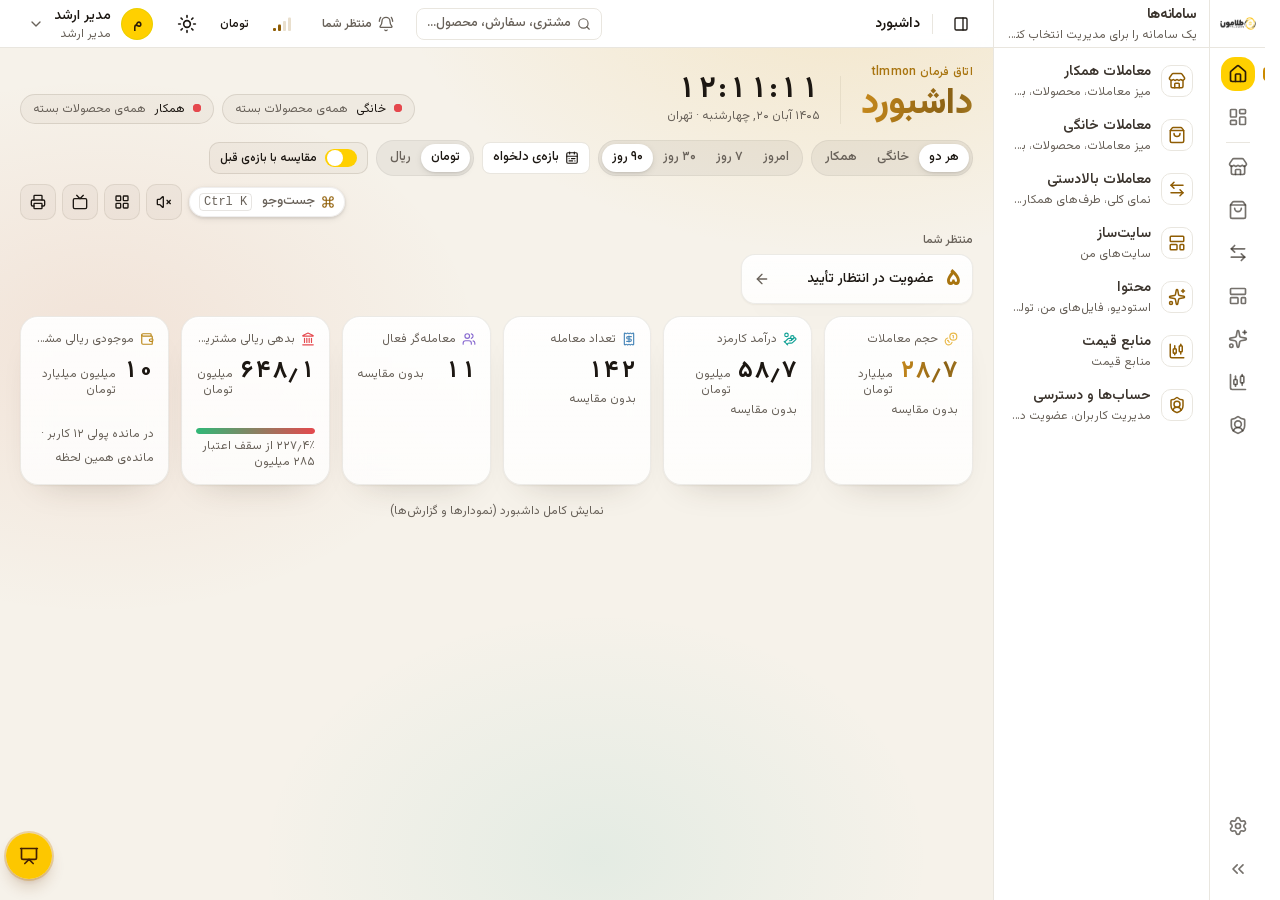
<file: panel-tlmmon-ir-1/index.html>
<!DOCTYPE html>
<html lang="fa" dir="rtl" class="fFtpeq_variable h-full antialiased light" style="color-scheme: light;"><head><style>body {transition: opacity ease-in 0.2s; } 
body[unresolved] {opacity: 0; display: block; overflow: hidden; position: relative; } 
</style><link rel="stylesheet" href="panel-tlmmon-ir/_next/static/chunks/0y54zodhoi0_y.css" data-precedence="next"><link rel="stylesheet" href="panel-tlmmon-ir/_next/static/chunks/0j3v8d65e-3ta.css" data-precedence="next"><link rel="preload" as="script" fetchpriority="low" href="panel-tlmmon-ir/_next/static/chunks/16yp4ewbd_ab2.js"><script src="panel-tlmmon-ir/_next/static/chunks/03hixsfs5x_-4.js" async=""></script><script src="panel-tlmmon-ir/_next/static/chunks/2cawln0g-trw9.js" async=""></script><script src="panel-tlmmon-ir/_next/static/chunks/217qzs28k051a.js" async=""></script><script src="panel-tlmmon-ir/_next/static/chunks/turbopack-3-ry682tkyiqk.js" async=""></script><script src="panel-tlmmon-ir/_next/static/chunks/2i4a-oq1dvbwq.js" async=""></script><script src="panel-tlmmon-ir/_next/static/chunks/12ul3tdgz17_a.js" async=""></script><script src="panel-tlmmon-ir/_next/static/chunks/0zs21xa4xwox1.js" async=""></script><script src="panel-tlmmon-ir/_next/static/chunks/0njq5u2mys890.js" async=""></script><script src="panel-tlmmon-ir/_next/static/chunks/3_ku5fkz5np4u.js" async=""></script><script src="panel-tlmmon-ir/_next/static/chunks/05hbz9ti8zmd-.js" async=""></script><script src="panel-tlmmon-ir/_next/static/chunks/3dha43-xy08f_.js" async=""></script><script src="panel-tlmmon-ir/_next/static/chunks/1xx2z0n-zo9e2.js" async=""></script><script src="panel-tlmmon-ir/_next/static/chunks/0e-x19dydafmm.js" async=""></script><script src="panel-tlmmon-ir/_next/static/chunks/1ozzg_wmqkw8v.js" async=""></script><script src="panel-tlmmon-ir/_next/static/chunks/31kbj0o17edcv.js" async=""></script><script src="panel-tlmmon-ir/_next/static/chunks/26jqs_2zg1cki.js" async=""></script><script src="panel-tlmmon-ir/_next/static/chunks/06-g5dchkq9n9.js" async=""></script><script src="panel-tlmmon-ir/_next/static/chunks/2gl0__zhmf8yv.js" async=""></script><script src="panel-tlmmon-ir/_next/static/chunks/1nm3a8f5i9hxl.js" async=""></script><script src="panel-tlmmon-ir/_next/static/chunks/3a5yer_1ovqng.js" async=""></script><script src="panel-tlmmon-ir/_next/static/chunks/345xhpiwyr1mv.js" async=""></script><script src="panel-tlmmon-ir/_next/static/chunks/35j3uv0qz_mzm.js" async=""></script><script src="panel-tlmmon-ir/_next/static/chunks/3pi0z9r4pouuw.js" async=""></script><script src="panel-tlmmon-ir/_next/static/chunks/0m45t6lfvopi-.js" async=""></script><script src="panel-tlmmon-ir/_next/static/chunks/1sjjb6ai3zntx.js" async=""></script><script src="panel-tlmmon-ir/_next/static/chunks/3rtf75mjb9fvz.js" async=""></script><script src="panel-tlmmon-ir/_next/static/chunks/0cz1d0mv5g_q7.js" nomodule=""></script><link rel="preload" href="panel-tlmmon-ir/_next/static/media/ec8f59eafded4799-s.p.2avnhkksosb5d.woff2" as="font" crossorigin="" type="font/woff2"><link rel="preload" href="panel-tlmmon-ir/_next/static/media/f1d25eabcf1db66d-s.p.21se6xk6bxqs6.woff2" as="font" crossorigin="" type="font/woff2"><style type="text/css">:root{--sileo-spring-easing:linear(
    0,
    0.002 0.6%,
    0.007 1.2%,
    0.015 1.8%,
    0.026 2.4%,
    0.041 3.1%,
    0.06 3.8%,
    0.108 5.3%,
    0.157 6.6%,
    0.214 8%,
    0.467 13.7%,
    0.577 16.3%,
    0.631 17.7%,
    0.682 19.1%,
    0.73 20.5%,
    0.771 21.8%,
    0.808 23.1%,
    0.844 24.5%,
    0.874 25.8%,
    0.903 27.2%,
    0.928 28.6%,
    0.952 30.1%,
    0.972 31.6%,
    0.988 33.1%,
    1.01 35.7%,
    1.025 38.5%,
    1.034 41.6%,
    1.038 45%,
    1.035 50.1%,
    1.012 64.2%,
    1.003 73%,
    0.999 83.7%,
    1
  );--sileo-duration:600ms;--sileo-height:40px;--sileo-width:350px;--sileo-state-success:oklch(0.723 0.219 142.136);--sileo-state-loading:oklch(0.556 0 0);--sileo-state-error:oklch(0.637 0.237 25.331);--sileo-state-warning:oklch(0.795 0.184 86.047);--sileo-state-info:oklch(0.685 0.169 237.323);--sileo-state-action:oklch(0.623 0.214 259.815)}[data-sileo-toast]{position:relative;cursor:pointer;pointer-events:auto;touch-action:none;border:0;background:0 0;padding:0;width:var(--sileo-width);height:var(--_h,var(--sileo-height));opacity:0;transform:translateZ(0) scale(.95);transform-origin:center;contain:layout style;overflow:visible}[data-sileo-toast][data-state=loading]{cursor:default}[data-sileo-toast][data-ready=true]{opacity:1;transform:translateZ(0) scale(1);transition:transform calc(var(--sileo-duration) * .66) var(--sileo-spring-easing),opacity calc(var(--sileo-duration) * .66) var(--sileo-spring-easing),margin-bottom calc(var(--sileo-duration) * .66) var(--sileo-spring-easing),margin-top calc(var(--sileo-duration) * .66) var(--sileo-spring-easing),height var(--sileo-duration) var(--sileo-spring-easing)}[data-sileo-viewport][data-position^=top] [data-sileo-toast]:not([data-ready=true]){transform:translateY(-6px) scale(.95)}[data-sileo-viewport][data-position^=bottom] [data-sileo-toast]:not([data-ready=true]){transform:translateY(6px) scale(.95)}[data-sileo-toast][data-ready=true][data-exiting=true]{opacity:0;pointer-events:none}[data-sileo-viewport][data-position^=top] [data-sileo-toast][data-ready=true][data-exiting=true]{transform:translateY(-6px) scale(.95)}[data-sileo-viewport][data-position^=bottom] [data-sileo-toast][data-ready=true][data-exiting=true]{transform:translateY(6px) scale(.95)}[data-sileo-canvas]{position:absolute;left:0;right:0;pointer-events:none;transform:translateZ(0);contain:layout style;overflow:visible}[data-sileo-canvas][data-edge=top]{bottom:0;transform:scaleY(-1) translateZ(0)}[data-sileo-canvas][data-edge=bottom]{top:0}[data-sileo-svg]{overflow:visible}[data-sileo-header]{position:absolute;z-index:20;display:flex;align-items:center;padding:.5rem;height:var(--sileo-height);overflow:hidden;left:var(--_px,0);transform:var(--_ht);max-width:var(--_pw)}[data-sileo-toast][data-ready=true] [data-sileo-header]{transition:transform var(--sileo-duration) var(--sileo-spring-easing),left var(--sileo-duration) var(--sileo-spring-easing),max-width var(--sileo-duration) var(--sileo-spring-easing)}[data-sileo-header][data-edge=top]{bottom:0}[data-sileo-header][data-edge=bottom]{top:0}[data-sileo-header-stack]{position:relative;display:inline-flex;align-items:center;height:100%}[data-sileo-header-inner]{display:flex;align-items:center;gap:.5rem;white-space:nowrap;opacity:1;filter:blur(0px);transform:translateZ(0)}[data-sileo-header-inner][data-layer=current]{position:relative;z-index:1;animation:sileo-header-enter var(--sileo-duration) var(--sileo-spring-easing) both}[data-sileo-header-inner][data-exiting=true],[data-sileo-header-inner][data-layer=current]:not(:only-child){will-change:opacity,filter}[data-sileo-header-inner][data-layer=prev]{position:absolute;left:0;top:0;z-index:0;pointer-events:none}[data-sileo-header-inner][data-exiting=true]{animation:sileo-header-exit calc(var(--sileo-duration) * .7) ease forwards}[data-sileo-badge]{display:flex;height:24px;width:24px;flex-shrink:0;align-items:center;justify-content:center;padding:2px;box-sizing:border-box;border-radius:9999px;color:var(--sileo-tone,currentColor);background-color:var(--sileo-tone-bg,transparent)}[data-sileo-title]{font-size:.825rem;line-height:1rem;font-weight:500;text-transform:capitalize;color:var(--sileo-tone,currentColor)}:is([data-sileo-badge],[data-sileo-title],[data-sileo-button])[data-state]{--_c:var(--sileo-state-success)}:is([data-sileo-badge],[data-sileo-title],[data-sileo-button])[data-state=loading]{--_c:var(--sileo-state-loading)}:is([data-sileo-badge],[data-sileo-title],[data-sileo-button])[data-state=error]{--_c:var(--sileo-state-error)}:is([data-sileo-badge],[data-sileo-title],[data-sileo-button])[data-state=warning]{--_c:var(--sileo-state-warning)}:is([data-sileo-badge],[data-sileo-title],[data-sileo-button])[data-state=info]{--_c:var(--sileo-state-info)}:is([data-sileo-badge],[data-sileo-title],[data-sileo-button])[data-state=action]{--_c:var(--sileo-state-action)}:is([data-sileo-badge],[data-sileo-title])[data-state]{--sileo-tone:var(--_c);--sileo-tone-bg:color-mix(in oklch, var(--_c) 20%, transparent)}[data-sileo-content]{position:absolute;left:0;z-index:10;width:100%;pointer-events:none;opacity:var(--_co, 0)}[data-sileo-content]:not([data-visible=true]){content-visibility:hidden}[data-sileo-toast][data-ready=true] [data-sileo-content]{transition:opacity calc(var(--sileo-duration) * .08) ease calc(var(--sileo-duration) * .04)}[data-sileo-content][data-edge=top]{top:0}[data-sileo-content][data-edge=bottom]{top:var(--sileo-height)}[data-sileo-content][data-visible=true]{pointer-events:auto}[data-sileo-toast][data-ready=true] [data-sileo-content][data-visible=true]{transition:opacity calc(var(--sileo-duration) * .6) ease calc(var(--sileo-duration) * .3)}[data-sileo-description]{width:100%;text-align:left;padding:1rem;font-size:.875rem;line-height:1.25rem;contain:layout style paint;content-visibility:auto}[data-sileo-button]{display:flex;align-items:center;justify-content:center;height:1.75rem;padding:0 .625rem;margin-top:.75rem;border-radius:9999px;border:0;font-size:.75rem;font-weight:500;cursor:pointer;color:var(--sileo-btn-color,currentColor);background-color:var(--sileo-btn-bg,transparent);transition:background-color 150ms ease}[data-sileo-button]:hover{background-color:var(--sileo-btn-bg-hover,transparent)}[data-sileo-button][data-state]{--sileo-btn-color:var(--_c);--sileo-btn-bg:color-mix(in oklch, var(--_c) 15%, transparent);--sileo-btn-bg-hover:color-mix(in oklch, var(--_c) 25%, transparent)}[data-sileo-icon=spin]{animation:sileo-spin 1s linear infinite}@keyframes sileo-spin{to{transform:rotate(360deg)}}@keyframes sileo-header-enter{from{opacity:0;filter:blur(6px)}to{opacity:1;filter:blur(0px)}}@keyframes sileo-header-exit{from{opacity:1;filter:blur(0px)}to{opacity:0;filter:blur(6px)}}[data-sileo-viewport]{position:fixed;z-index:50;display:flex;gap:.75rem;padding:.75rem;pointer-events:none;max-width:calc(100vw - 1.5rem);contain:layout style}[data-sileo-viewport][data-position^=top] [data-sileo-toast]:not([data-ready=true]){margin-bottom:calc(-1 * (var(--sileo-height) + .75rem))}[data-sileo-viewport][data-position^=bottom] [data-sileo-toast]:not([data-ready=true]){margin-top:calc(-1 * (var(--sileo-height) + .75rem))}[data-sileo-viewport][data-position^=top]{top:0;flex-direction:column-reverse}[data-sileo-viewport][data-position^=bottom]{bottom:0;flex-direction:column}[data-sileo-viewport][data-position$=left]{left:0;align-items:flex-start}[data-sileo-viewport][data-position$=right]{right:0;align-items:flex-end}[data-sileo-viewport][data-position$=center]{left:50%;transform:translateX(-50%);align-items:center}@media (prefers-reduced-motion:no-preference){[data-sileo-toast][data-ready=true]:hover,[data-sileo-toast][data-ready=true][data-exiting=true]{will-change:transform,opacity,height}}@media (prefers-reduced-motion:reduce){[data-sileo-viewport],[data-sileo-viewport] *,[data-sileo-viewport] ::after,[data-sileo-viewport] ::before{animation-duration:0s;animation-iteration-count:1;transition-duration:0s}}[data-sileo-viewport][data-theme=dark] [data-sileo-description]{color:rgba(0,0,0,.5)}[data-sileo-viewport][data-theme=light] [data-sileo-description]{color:rgba(255,255,255,.5)}</style><meta charset="utf-8"><meta name="viewport" content="width=device-width, initial-scale=1"><title>داشبورد | tlmmon</title><meta name="description" content="پنل مدیریت فروش و معاملات طلا"><link rel="icon" href="talamon-ir/wp-content/uploads/2026/06/logo_talamon_1.webp"><link rel="apple-touch-icon" href="talamon-ir/wp-content/uploads/2026/06/logo_talamon_1.webp"><script src="panel-tlmmon-ir/_next/static/chunks/0f5q9_13e0v-3.js"></script><script src="panel-tlmmon-ir/_next/static/chunks/3aubyo6qcksfe.js"></script><script src="panel-tlmmon-ir/_next/static/chunks/0f5q9_13e0v-3.js" async=""></script><script src="panel-tlmmon-ir/_next/static/chunks/3aubyo6qcksfe.js" async=""></script></head><body class="min-h-full"><div hidden=""></div><script>((a,b,c,d,e,f,g,h)=>{let i=document.documentElement,j=["light","dark"];function k(b){var c;(Array.isArray(a)?a:[a]).forEach(a=>{let c="class"===a,d=c&&f?e.map(a=>f[a]||a):e;c?(i.classList.remove(...d),i.classList.add(f&&f[b]?f[b]:b)):i.setAttribute(a,b)}),c=b,h&&j.includes(c)&&(i.style.colorScheme=c)}if(d)k(d);else try{let a=localStorage.getItem(b)||c,d=g&&"system"===a?window.matchMedia("(prefers-color-scheme: dark)").matches?"dark":"light":a;k(d)}catch(a){}})("class","talamon-admin-theme","light",null,["light","dark"],null,true,true)</script><div data-slot="sidebar-wrapper" style="--sidebar-width:calc(3.5rem + 13.5rem);--sidebar-width-icon:calc(3.5rem + 3.25rem + 1px);--rail-width:3.5rem" class="group/sidebar-wrapper flex min-h-svh w-full has-data-[variant=inset]:bg-sidebar"><a href="#content" class="sr-only z-50 rounded-lg bg-primary px-3 py-2 text-sm font-semibold text-primary-foreground focus:not-sr-only focus:fixed focus:start-3 focus:top-3">پرش به محتوای صفحه</a><div class="group peer hidden text-sidebar-foreground lg:block" data-state="expanded" data-collapsible="" data-variant="sidebar" data-side="right" data-slot="sidebar"><div data-slot="sidebar-gap" class="relative w-(--sidebar-width) bg-transparent transition-[width] duration-200 ease-linear group-data-[collapsible=offcanvas]:w-0 group-data-[side=right]:rotate-180 group-data-[collapsible=icon]:w-(--sidebar-width-icon)"></div><div data-slot="sidebar-container" data-side="right" class="fixed inset-y-0 z-10 hidden h-svh w-(--sidebar-width) transition-[left,right,width] duration-200 ease-linear data-[side=left]:left-0 data-[side=left]:group-data-[collapsible=offcanvas]:left-[calc(var(--sidebar-width)*-1)] data-[side=right]:right-0 data-[side=right]:group-data-[collapsible=offcanvas]:right-[calc(var(--sidebar-width)*-1)] lg:flex group-data-[collapsible=icon]:w-(--sidebar-width-icon) group-data-[side=left]:border-e overflow-hidden border-e border-sidebar-border group-data-[side=right]:border-s-0"><div data-sidebar="sidebar" data-slot="sidebar-inner" class="flex size-full flex-col bg-sidebar group-data-[variant=floating]:rounded-lg group-data-[variant=floating]:shadow-sm group-data-[variant=floating]:ring-1 group-data-[variant=floating]:ring-sidebar-border"><div class="flex size-full min-h-0" style="opacity: 1; transform: none;"><div data-slot="sidebar" class="flex h-full flex-col bg-sidebar text-sidebar-foreground w-(--rail-width,3.5rem) shrink-0 border-e border-sidebar-border transition-[width] duration-200 ease-linear motion-reduce:transition-none"><div data-slot="sidebar-header" data-sidebar="header" class="flex gap-2 h-12 flex-row items-center border-b border-sidebar-border p-0 justify-center"><a aria-label="tlmmon" class="flex min-w-0 items-center gap-2.5 rounded-lg outline-none focus-visible:ring-2 focus-visible:ring-sidebar-ring" href="/"><img alt="" aria-hidden="true" class="size-9 shrink-0 rounded-lg object-contain" src="talamon-ir/wp-content/uploads/2026/06/logo_talamon_1.webp"></a></div><div data-slot="sidebar-content" data-sidebar="content" class="no-scrollbar flex min-h-0 flex-1 flex-col overflow-auto group-data-[collapsible=icon]:overflow-hidden gap-1.5 py-2 items-center"><div style="opacity: 1; transform: none;"><a role="button" tabindex="0" data-slot="tooltip-trigger" data-variant="ghost" aria-label="داشبورد" id="base-ui-_r_1ef_" data-base-ui-tooltip-trigger="" class="group/button inline-flex shrink-0 items-center justify-center border border-transparent bg-clip-padding text-sm font-medium whitespace-nowrap transition-all outline-none select-none focus-visible:border-ring focus-visible:ring-3 focus-visible:ring-ring/50 active:not-aria-[haspopup]:translate-y-px disabled:pointer-events-none disabled:opacity-50 aria-invalid:border-destructive aria-invalid:ring-3 aria-invalid:ring-destructive/20 dark:aria-invalid:border-destructive/50 dark:aria-invalid:ring-destructive/40 [&amp;_svg]:pointer-events-none [&amp;_svg]:shrink-0 aria-expanded:bg-muted aria-expanded:text-foreground dark:hover:bg-muted/50 gap-1.5 pointer-coarse:min-h-10 has-data-[icon=inline-end]:pe-3 has-data-[icon=inline-start]:ps-3 relative isolate h-9 rounded-xl text-sidebar-foreground/70 hover:bg-sidebar-accent hover:text-sidebar-accent-foreground [&amp;_svg:not([class*='size-'])]:size-5 data-current:bg-sidebar-accent data-current:text-sidebar-accent-foreground data-selected:font-semibold data-selected:text-primary-foreground w-9 p-0" href="/" aria-current="page" data-selected="true"><span aria-hidden="true" class="absolute inset-0 -z-10 rounded-xl bg-primary" style="transform: none; transform-origin: 50% 50% 0px;"></span><span aria-hidden="true" class="absolute inset-y-2.5 -start-3 w-1 rounded-e-full bg-gold-deep" style="transform: none; transform-origin: 50% 50% 0px;"></span><svg xmlns="http://www.w3.org/2000/svg" width="24" height="24" viewBox="0 0 24 24" fill="none" stroke="currentColor" stroke-width="2" stroke-linecap="round" stroke-linejoin="round" class="lucide lucide-house lucide-home" aria-hidden="true"><path d="M15 21v-8a1 1 0 0 0-1-1h-4a1 1 0 0 0-1 1v8"></path><path d="M3 10a2 2 0 0 1 .709-1.528l7-6a2 2 0 0 1 2.582 0l7 6A2 2 0 0 1 21 10v9a2 2 0 0 1-2 2H5a2 2 0 0 1-2-2z"></path></svg></a></div><div style="opacity: 1; transform: none;"><a role="button" tabindex="0" data-slot="tooltip-trigger" data-variant="ghost" aria-label="میز معاملات" id="base-ui-_r_1eh_" data-base-ui-tooltip-trigger="" class="group/button inline-flex shrink-0 items-center justify-center border border-transparent bg-clip-padding text-sm font-medium whitespace-nowrap transition-all outline-none select-none focus-visible:border-ring focus-visible:ring-3 focus-visible:ring-ring/50 active:not-aria-[haspopup]:translate-y-px disabled:pointer-events-none disabled:opacity-50 aria-invalid:border-destructive aria-invalid:ring-3 aria-invalid:ring-destructive/20 dark:aria-invalid:border-destructive/50 dark:aria-invalid:ring-destructive/40 [&amp;_svg]:pointer-events-none [&amp;_svg]:shrink-0 aria-expanded:bg-muted aria-expanded:text-foreground dark:hover:bg-muted/50 gap-1.5 pointer-coarse:min-h-10 has-data-[icon=inline-end]:pe-3 has-data-[icon=inline-start]:ps-3 relative isolate h-9 rounded-xl text-sidebar-foreground/70 hover:bg-sidebar-accent hover:text-sidebar-accent-foreground [&amp;_svg:not([class*='size-'])]:size-5 data-current:bg-sidebar-accent data-current:text-sidebar-accent-foreground data-selected:font-semibold data-selected:text-primary-foreground w-9 p-0" href="/home-trade/desk"><svg xmlns="http://www.w3.org/2000/svg" width="24" height="24" viewBox="0 0 24 24" fill="none" stroke="currentColor" stroke-width="2" stroke-linecap="round" stroke-linejoin="round" class="lucide lucide-layout-dashboard" aria-hidden="true"><rect width="7" height="9" x="3" y="3" rx="1"></rect><rect width="7" height="5" x="14" y="3" rx="1"></rect><rect width="7" height="9" x="14" y="12" rx="1"></rect><rect width="7" height="5" x="3" y="16" rx="1"></rect></svg></a></div><div data-orientation="horizontal" role="separator" aria-orientation="horizontal" data-slot="sidebar-separator" data-sidebar="separator" class="shrink-0 data-horizontal:h-px data-vertical:w-px data-vertical:self-stretch w-auto bg-sidebar-border mx-0 data-horizontal:w-6"></div><nav aria-label="سامانه‌ها" class="flex flex-col gap-1.5 items-center"><div style="opacity: 1; transform: none;"><button type="button" tabindex="0" data-slot="tooltip-trigger" data-variant="ghost" aria-label="معاملات همکار" id="base-ui-_r_1ej_" data-base-ui-tooltip-trigger="" class="group/button inline-flex shrink-0 items-center justify-center border border-transparent bg-clip-padding text-sm font-medium whitespace-nowrap transition-all outline-none select-none focus-visible:border-ring focus-visible:ring-3 focus-visible:ring-ring/50 active:not-aria-[haspopup]:translate-y-px disabled:pointer-events-none disabled:opacity-50 aria-invalid:border-destructive aria-invalid:ring-3 aria-invalid:ring-destructive/20 dark:aria-invalid:border-destructive/50 dark:aria-invalid:ring-destructive/40 [&amp;_svg]:pointer-events-none [&amp;_svg]:shrink-0 aria-expanded:bg-muted aria-expanded:text-foreground dark:hover:bg-muted/50 gap-1.5 pointer-coarse:min-h-10 has-data-[icon=inline-end]:pe-3 has-data-[icon=inline-start]:ps-3 relative isolate h-9 rounded-xl text-sidebar-foreground/70 hover:bg-sidebar-accent hover:text-sidebar-accent-foreground [&amp;_svg:not([class*='size-'])]:size-5 data-current:bg-sidebar-accent data-current:text-sidebar-accent-foreground data-selected:font-semibold data-selected:text-primary-foreground w-9 p-0"><svg xmlns="http://www.w3.org/2000/svg" width="24" height="24" viewBox="0 0 24 24" fill="none" stroke="currentColor" stroke-width="2" stroke-linecap="round" stroke-linejoin="round" class="lucide lucide-store" aria-hidden="true"><path d="M15 21v-5a1 1 0 0 0-1-1h-4a1 1 0 0 0-1 1v5"></path><path d="M17.774 10.31a1.12 1.12 0 0 0-1.549 0 2.5 2.5 0 0 1-3.451 0 1.12 1.12 0 0 0-1.548 0 2.5 2.5 0 0 1-3.452 0 1.12 1.12 0 0 0-1.549 0 2.5 2.5 0 0 1-3.77-3.248l2.889-4.184A2 2 0 0 1 7 2h10a2 2 0 0 1 1.653.873l2.895 4.192a2.5 2.5 0 0 1-3.774 3.244"></path><path d="M4 10.95V19a2 2 0 0 0 2 2h12a2 2 0 0 0 2-2v-8.05"></path></svg></button></div><div style="opacity: 1; transform: none;"><button type="button" tabindex="0" data-slot="tooltip-trigger" data-variant="ghost" aria-label="معاملات خانگی" id="base-ui-_r_1el_" data-base-ui-tooltip-trigger="" class="group/button inline-flex shrink-0 items-center justify-center border border-transparent bg-clip-padding text-sm font-medium whitespace-nowrap transition-all outline-none select-none focus-visible:border-ring focus-visible:ring-3 focus-visible:ring-ring/50 active:not-aria-[haspopup]:translate-y-px disabled:pointer-events-none disabled:opacity-50 aria-invalid:border-destructive aria-invalid:ring-3 aria-invalid:ring-destructive/20 dark:aria-invalid:border-destructive/50 dark:aria-invalid:ring-destructive/40 [&amp;_svg]:pointer-events-none [&amp;_svg]:shrink-0 aria-expanded:bg-muted aria-expanded:text-foreground dark:hover:bg-muted/50 gap-1.5 pointer-coarse:min-h-10 has-data-[icon=inline-end]:pe-3 has-data-[icon=inline-start]:ps-3 relative isolate h-9 rounded-xl text-sidebar-foreground/70 hover:bg-sidebar-accent hover:text-sidebar-accent-foreground [&amp;_svg:not([class*='size-'])]:size-5 data-current:bg-sidebar-accent data-current:text-sidebar-accent-foreground data-selected:font-semibold data-selected:text-primary-foreground w-9 p-0"><svg xmlns="http://www.w3.org/2000/svg" width="24" height="24" viewBox="0 0 24 24" fill="none" stroke="currentColor" stroke-width="2" stroke-linecap="round" stroke-linejoin="round" class="lucide lucide-shopping-bag" aria-hidden="true"><path d="M16 10a4 4 0 0 1-8 0"></path><path d="M3.103 6.034h17.794"></path><path d="M3.4 5.467a2 2 0 0 0-.4 1.2V20a2 2 0 0 0 2 2h14a2 2 0 0 0 2-2V6.667a2 2 0 0 0-.4-1.2l-2-2.667A2 2 0 0 0 17 2H7a2 2 0 0 0-1.6.8z"></path></svg></button></div><div style="opacity: 1; transform: none;"><button type="button" tabindex="0" data-slot="tooltip-trigger" data-variant="ghost" aria-label="معاملات بالادستی" id="base-ui-_r_1en_" data-base-ui-tooltip-trigger="" class="group/button inline-flex shrink-0 items-center justify-center border border-transparent bg-clip-padding text-sm font-medium whitespace-nowrap transition-all outline-none select-none focus-visible:border-ring focus-visible:ring-3 focus-visible:ring-ring/50 active:not-aria-[haspopup]:translate-y-px disabled:pointer-events-none disabled:opacity-50 aria-invalid:border-destructive aria-invalid:ring-3 aria-invalid:ring-destructive/20 dark:aria-invalid:border-destructive/50 dark:aria-invalid:ring-destructive/40 [&amp;_svg]:pointer-events-none [&amp;_svg]:shrink-0 aria-expanded:bg-muted aria-expanded:text-foreground dark:hover:bg-muted/50 gap-1.5 pointer-coarse:min-h-10 has-data-[icon=inline-end]:pe-3 has-data-[icon=inline-start]:ps-3 relative isolate h-9 rounded-xl text-sidebar-foreground/70 hover:bg-sidebar-accent hover:text-sidebar-accent-foreground [&amp;_svg:not([class*='size-'])]:size-5 data-current:bg-sidebar-accent data-current:text-sidebar-accent-foreground data-selected:font-semibold data-selected:text-primary-foreground w-9 p-0"><svg xmlns="http://www.w3.org/2000/svg" width="24" height="24" viewBox="0 0 24 24" fill="none" stroke="currentColor" stroke-width="2" stroke-linecap="round" stroke-linejoin="round" class="lucide lucide-arrow-left-right" aria-hidden="true"><path d="M8 3 4 7l4 4"></path><path d="M4 7h16"></path><path d="m16 21 4-4-4-4"></path><path d="M20 17H4"></path></svg></button></div><div style="opacity: 1; transform: none;"><button type="button" tabindex="0" data-slot="tooltip-trigger" data-variant="ghost" aria-label="سایت‌ساز" id="base-ui-_r_1ep_" data-base-ui-tooltip-trigger="" class="group/button inline-flex shrink-0 items-center justify-center border border-transparent bg-clip-padding text-sm font-medium whitespace-nowrap transition-all outline-none select-none focus-visible:border-ring focus-visible:ring-3 focus-visible:ring-ring/50 active:not-aria-[haspopup]:translate-y-px disabled:pointer-events-none disabled:opacity-50 aria-invalid:border-destructive aria-invalid:ring-3 aria-invalid:ring-destructive/20 dark:aria-invalid:border-destructive/50 dark:aria-invalid:ring-destructive/40 [&amp;_svg]:pointer-events-none [&amp;_svg]:shrink-0 aria-expanded:bg-muted aria-expanded:text-foreground dark:hover:bg-muted/50 gap-1.5 pointer-coarse:min-h-10 has-data-[icon=inline-end]:pe-3 has-data-[icon=inline-start]:ps-3 relative isolate h-9 rounded-xl text-sidebar-foreground/70 hover:bg-sidebar-accent hover:text-sidebar-accent-foreground [&amp;_svg:not([class*='size-'])]:size-5 data-current:bg-sidebar-accent data-current:text-sidebar-accent-foreground data-selected:font-semibold data-selected:text-primary-foreground w-9 p-0"><svg xmlns="http://www.w3.org/2000/svg" width="24" height="24" viewBox="0 0 24 24" fill="none" stroke="currentColor" stroke-width="2" stroke-linecap="round" stroke-linejoin="round" class="lucide lucide-layout-template" aria-hidden="true"><rect width="18" height="7" x="3" y="3" rx="1"></rect><rect width="9" height="7" x="3" y="14" rx="1"></rect><rect width="5" height="7" x="16" y="14" rx="1"></rect></svg></button></div><div style="opacity: 1; transform: none;"><button type="button" tabindex="0" data-slot="tooltip-trigger" data-variant="ghost" aria-label="محتوا" id="base-ui-_r_1er_" data-base-ui-tooltip-trigger="" class="group/button inline-flex shrink-0 items-center justify-center border border-transparent bg-clip-padding text-sm font-medium whitespace-nowrap transition-all outline-none select-none focus-visible:border-ring focus-visible:ring-3 focus-visible:ring-ring/50 active:not-aria-[haspopup]:translate-y-px disabled:pointer-events-none disabled:opacity-50 aria-invalid:border-destructive aria-invalid:ring-3 aria-invalid:ring-destructive/20 dark:aria-invalid:border-destructive/50 dark:aria-invalid:ring-destructive/40 [&amp;_svg]:pointer-events-none [&amp;_svg]:shrink-0 aria-expanded:bg-muted aria-expanded:text-foreground dark:hover:bg-muted/50 gap-1.5 pointer-coarse:min-h-10 has-data-[icon=inline-end]:pe-3 has-data-[icon=inline-start]:ps-3 relative isolate h-9 rounded-xl text-sidebar-foreground/70 hover:bg-sidebar-accent hover:text-sidebar-accent-foreground [&amp;_svg:not([class*='size-'])]:size-5 data-current:bg-sidebar-accent data-current:text-sidebar-accent-foreground data-selected:font-semibold data-selected:text-primary-foreground w-9 p-0"><svg xmlns="http://www.w3.org/2000/svg" width="24" height="24" viewBox="0 0 24 24" fill="none" stroke="currentColor" stroke-width="2" stroke-linecap="round" stroke-linejoin="round" class="lucide lucide-sparkles lucide-stars" aria-hidden="true"><path d="M11.017 2.814a1 1 0 0 1 1.966 0l1.051 5.558a2 2 0 0 0 1.594 1.594l5.558 1.051a1 1 0 0 1 0 1.966l-5.558 1.051a2 2 0 0 0-1.594 1.594l-1.051 5.558a1 1 0 0 1-1.966 0l-1.051-5.558a2 2 0 0 0-1.594-1.594l-5.558-1.051a1 1 0 0 1 0-1.966l5.558-1.051a2 2 0 0 0 1.594-1.594z"></path><path d="M20 2v4"></path><path d="M22 4h-4"></path><circle cx="4" cy="20" r="2"></circle></svg></button></div><div style="opacity: 1; transform: none;"><button type="button" tabindex="0" data-slot="tooltip-trigger" data-variant="ghost" aria-label="منابع قیمت" id="base-ui-_r_1et_" data-base-ui-tooltip-trigger="" class="group/button inline-flex shrink-0 items-center justify-center border border-transparent bg-clip-padding text-sm font-medium whitespace-nowrap transition-all outline-none select-none focus-visible:border-ring focus-visible:ring-3 focus-visible:ring-ring/50 active:not-aria-[haspopup]:translate-y-px disabled:pointer-events-none disabled:opacity-50 aria-invalid:border-destructive aria-invalid:ring-3 aria-invalid:ring-destructive/20 dark:aria-invalid:border-destructive/50 dark:aria-invalid:ring-destructive/40 [&amp;_svg]:pointer-events-none [&amp;_svg]:shrink-0 aria-expanded:bg-muted aria-expanded:text-foreground dark:hover:bg-muted/50 gap-1.5 pointer-coarse:min-h-10 has-data-[icon=inline-end]:pe-3 has-data-[icon=inline-start]:ps-3 relative isolate h-9 rounded-xl text-sidebar-foreground/70 hover:bg-sidebar-accent hover:text-sidebar-accent-foreground [&amp;_svg:not([class*='size-'])]:size-5 data-current:bg-sidebar-accent data-current:text-sidebar-accent-foreground data-selected:font-semibold data-selected:text-primary-foreground w-9 p-0"><svg xmlns="http://www.w3.org/2000/svg" width="24" height="24" viewBox="0 0 24 24" fill="none" stroke="currentColor" stroke-width="2" stroke-linecap="round" stroke-linejoin="round" class="lucide lucide-chart-candlestick lucide-candlestick-chart" aria-hidden="true"><path d="M9 5v4"></path><rect width="4" height="6" x="7" y="9" rx="1"></rect><path d="M9 15v2"></path><path d="M17 3v2"></path><rect width="4" height="8" x="15" y="5" rx="1"></rect><path d="M17 13v3"></path><path d="M3 3v16a2 2 0 0 0 2 2h16"></path></svg></button></div><div style="opacity: 1; transform: none;"><button type="button" tabindex="0" data-slot="tooltip-trigger" data-variant="ghost" aria-label="حساب‌ها و دسترسی" id="base-ui-_r_1ev_" data-base-ui-tooltip-trigger="" class="group/button inline-flex shrink-0 items-center justify-center border border-transparent bg-clip-padding text-sm font-medium whitespace-nowrap transition-all outline-none select-none focus-visible:border-ring focus-visible:ring-3 focus-visible:ring-ring/50 active:not-aria-[haspopup]:translate-y-px disabled:pointer-events-none disabled:opacity-50 aria-invalid:border-destructive aria-invalid:ring-3 aria-invalid:ring-destructive/20 dark:aria-invalid:border-destructive/50 dark:aria-invalid:ring-destructive/40 [&amp;_svg]:pointer-events-none [&amp;_svg]:shrink-0 aria-expanded:bg-muted aria-expanded:text-foreground dark:hover:bg-muted/50 gap-1.5 pointer-coarse:min-h-10 has-data-[icon=inline-end]:pe-3 has-data-[icon=inline-start]:ps-3 relative isolate h-9 rounded-xl text-sidebar-foreground/70 hover:bg-sidebar-accent hover:text-sidebar-accent-foreground [&amp;_svg:not([class*='size-'])]:size-5 data-current:bg-sidebar-accent data-current:text-sidebar-accent-foreground data-selected:font-semibold data-selected:text-primary-foreground w-9 p-0"><svg xmlns="http://www.w3.org/2000/svg" width="24" height="24" viewBox="0 0 24 24" fill="none" stroke="currentColor" stroke-width="2" stroke-linecap="round" stroke-linejoin="round" class="lucide lucide-shield-user" aria-hidden="true"><path d="M20 13c0 5-3.5 7.5-7.66 8.95a1 1 0 0 1-.67-.01C7.5 20.5 4 18 4 13V6a1 1 0 0 1 1-1c2 0 4.5-1.2 6.24-2.72a1.17 1.17 0 0 1 1.52 0C14.51 3.81 17 5 19 5a1 1 0 0 1 1 1z"></path><path d="M6.376 18.91a6 6 0 0 1 11.249.003"></path><circle cx="12" cy="11" r="4"></circle></svg></button></div></nav></div><div data-slot="sidebar-footer" data-sidebar="footer" class="flex flex-col p-2 gap-1.5 pb-3 items-center"><div style="opacity: 1; transform: none;"><a role="button" tabindex="0" data-slot="tooltip-trigger" data-variant="ghost" aria-label="تنظیمات" id="base-ui-_r_1f1_" data-base-ui-tooltip-trigger="" class="group/button inline-flex shrink-0 items-center justify-center border border-transparent bg-clip-padding text-sm font-medium whitespace-nowrap transition-all outline-none select-none focus-visible:border-ring focus-visible:ring-3 focus-visible:ring-ring/50 active:not-aria-[haspopup]:translate-y-px disabled:pointer-events-none disabled:opacity-50 aria-invalid:border-destructive aria-invalid:ring-3 aria-invalid:ring-destructive/20 dark:aria-invalid:border-destructive/50 dark:aria-invalid:ring-destructive/40 [&amp;_svg]:pointer-events-none [&amp;_svg]:shrink-0 aria-expanded:bg-muted aria-expanded:text-foreground dark:hover:bg-muted/50 gap-1.5 pointer-coarse:min-h-10 has-data-[icon=inline-end]:pe-3 has-data-[icon=inline-start]:ps-3 relative isolate h-9 rounded-xl text-sidebar-foreground/70 hover:bg-sidebar-accent hover:text-sidebar-accent-foreground [&amp;_svg:not([class*='size-'])]:size-5 data-current:bg-sidebar-accent data-current:text-sidebar-accent-foreground data-selected:font-semibold data-selected:text-primary-foreground w-9 p-0" href="/settings"><svg xmlns="http://www.w3.org/2000/svg" width="24" height="24" viewBox="0 0 24 24" fill="none" stroke="currentColor" stroke-width="2" stroke-linecap="round" stroke-linejoin="round" class="lucide lucide-settings" aria-hidden="true"><path d="M9.671 4.136a2.34 2.34 0 0 1 4.659 0 2.34 2.34 0 0 0 3.319 1.915 2.34 2.34 0 0 1 2.33 4.033 2.34 2.34 0 0 0 0 3.831 2.34 2.34 0 0 1-2.33 4.033 2.34 2.34 0 0 0-3.319 1.915 2.34 2.34 0 0 1-4.659 0 2.34 2.34 0 0 0-3.32-1.915 2.34 2.34 0 0 1-2.33-4.033 2.34 2.34 0 0 0 0-3.831A2.34 2.34 0 0 1 6.35 6.051a2.34 2.34 0 0 0 3.319-1.915"></path><circle cx="12" cy="12" r="3"></circle></svg></a></div><div style="opacity: 1; transform: none;"><button type="button" tabindex="0" data-slot="tooltip-trigger" data-variant="ghost" aria-label="باز کردن سامانه‌ها" id="base-ui-_r_1f3_" data-base-ui-tooltip-trigger="" class="group/button inline-flex shrink-0 items-center justify-center border border-transparent bg-clip-padding text-sm font-medium whitespace-nowrap transition-all outline-none select-none focus-visible:border-ring focus-visible:ring-3 focus-visible:ring-ring/50 active:not-aria-[haspopup]:translate-y-px disabled:pointer-events-none disabled:opacity-50 aria-invalid:border-destructive aria-invalid:ring-3 aria-invalid:ring-destructive/20 dark:aria-invalid:border-destructive/50 dark:aria-invalid:ring-destructive/40 [&amp;_svg]:pointer-events-none [&amp;_svg]:shrink-0 aria-expanded:bg-muted aria-expanded:text-foreground dark:hover:bg-muted/50 gap-1.5 pointer-coarse:min-h-10 has-data-[icon=inline-end]:pe-3 has-data-[icon=inline-start]:ps-3 relative isolate h-9 rounded-xl text-sidebar-foreground/70 hover:bg-sidebar-accent hover:text-sidebar-accent-foreground [&amp;_svg:not([class*='size-'])]:size-5 data-current:bg-sidebar-accent data-current:text-sidebar-accent-foreground data-selected:font-semibold data-selected:text-primary-foreground w-9 p-0"><svg xmlns="http://www.w3.org/2000/svg" width="24" height="24" viewBox="0 0 24 24" fill="none" stroke="currentColor" stroke-width="2" stroke-linecap="round" stroke-linejoin="round" class="lucide lucide-chevrons-left" aria-hidden="true"><path d="m11 17-5-5 5-5"></path><path d="m18 17-5-5 5-5"></path></svg></button></div></div></div><div data-slot="sidebar" class="flex h-full w-(--sidebar-width) flex-col bg-sidebar text-sidebar-foreground min-w-0 flex-1" aria-label="سامانه‌ها"><div data-slot="sidebar-header" data-sidebar="header" class="flex flex-col gap-2 p-2 h-12 justify-center border-b border-sidebar-border px-3"><div class="flex min-w-0 flex-col gap-0.5 group-data-[collapsible=icon]:hidden" style="opacity: 1; transform: none;"><h2 class="truncate text-sm font-bold tracking-tight">سامانه‌ها</h2><p class="truncate text-xs text-muted-foreground">یک سامانه را برای مدیریت انتخاب کنید</p></div></div><div data-slot="sidebar-content" data-sidebar="content" class="no-scrollbar flex min-h-0 flex-1 flex-col gap-0 overflow-auto group-data-[collapsible=icon]:overflow-hidden"><div class="flex flex-col" style="opacity: 1; transform: none;"><div data-slot="sidebar-group" data-sidebar="group" class="relative flex w-full min-w-0 flex-col p-2 px-2 py-2"><ul data-slot="sidebar-menu" data-sidebar="menu" class="flex w-full min-w-0 flex-col gap-1"><li data-slot="sidebar-menu-item" data-sidebar="menu-item" class="group/menu-item relative"><button type="button" id="base-ui-_r_221_" data-base-ui-tooltip-trigger="" data-slot="sidebar-menu-button" data-sidebar="menu-button" data-size="default" class="peer/menu-button group/menu-button flex w-full items-center overflow-hidden rounded-md p-2 text-start ring-sidebar-ring outline-hidden transition-[width,height,padding] group-has-data-[sidebar=menu-action]/menu-item:pe-8 focus-visible:ring-2 active:bg-sidebar-accent active:text-sidebar-accent-foreground disabled:pointer-events-none disabled:opacity-50 aria-disabled:pointer-events-none aria-disabled:opacity-50 data-open:hover:bg-sidebar-accent data-open:hover:text-sidebar-accent-foreground data-active:bg-sidebar-accent data-active:font-medium data-active:text-sidebar-accent-foreground [&amp;_svg]:size-4 [&amp;_svg]:shrink-0 [&amp;&gt;span:last-child]:truncate hover:bg-sidebar-accent hover:text-sidebar-accent-foreground text-sm h-auto gap-2.5 px-2 py-1.5 group-data-[collapsible=icon]:size-10! group-data-[collapsible=icon]:p-0.5!"><span aria-hidden="true" class="grid size-8 shrink-0 place-items-center rounded-lg border border-sidebar-border bg-sidebar text-gold-ink"><svg xmlns="http://www.w3.org/2000/svg" width="24" height="24" viewBox="0 0 24 24" fill="none" stroke="currentColor" stroke-width="2" stroke-linecap="round" stroke-linejoin="round" class="lucide lucide-store size-4.5!" aria-hidden="true"><path d="M15 21v-5a1 1 0 0 0-1-1h-4a1 1 0 0 0-1 1v5"></path><path d="M17.774 10.31a1.12 1.12 0 0 0-1.549 0 2.5 2.5 0 0 1-3.451 0 1.12 1.12 0 0 0-1.548 0 2.5 2.5 0 0 1-3.452 0 1.12 1.12 0 0 0-1.549 0 2.5 2.5 0 0 1-3.77-3.248l2.889-4.184A2 2 0 0 1 7 2h10a2 2 0 0 1 1.653.873l2.895 4.192a2.5 2.5 0 0 1-3.774 3.244"></path><path d="M4 10.95V19a2 2 0 0 0 2 2h12a2 2 0 0 0 2-2v-8.05"></path></svg></span><span class="flex min-w-0 flex-col gap-0.5"><span class="truncate text-sm font-semibold">معاملات همکار</span><span class="truncate text-xs text-muted-foreground">میز معاملات، محصولات، بیعانه و اعتبار، سفارش‌ها و معاملات، صف سفارش به بالادستی، گزارش سفارش به بالادستی، تنظیمات معاملات، گزارش مالی، سفارش‌های هوشمند، حواله‌ها، درخواست‌های برداشت، دریافت فیزیکی، سرمایه‌گذاری، گزارش درخواست‌ها، گواهی‌های دارایی، هشدارهای قیمت کاربران، ظاهر و محتوا</span></span></button></li><li data-slot="sidebar-menu-item" data-sidebar="menu-item" class="group/menu-item relative"><button type="button" id="base-ui-_r_223_" data-base-ui-tooltip-trigger="" data-slot="sidebar-menu-button" data-sidebar="menu-button" data-size="default" class="peer/menu-button group/menu-button flex w-full items-center overflow-hidden rounded-md p-2 text-start ring-sidebar-ring outline-hidden transition-[width,height,padding] group-has-data-[sidebar=menu-action]/menu-item:pe-8 focus-visible:ring-2 active:bg-sidebar-accent active:text-sidebar-accent-foreground disabled:pointer-events-none disabled:opacity-50 aria-disabled:pointer-events-none aria-disabled:opacity-50 data-open:hover:bg-sidebar-accent data-open:hover:text-sidebar-accent-foreground data-active:bg-sidebar-accent data-active:font-medium data-active:text-sidebar-accent-foreground [&amp;_svg]:size-4 [&amp;_svg]:shrink-0 [&amp;&gt;span:last-child]:truncate hover:bg-sidebar-accent hover:text-sidebar-accent-foreground text-sm h-auto gap-2.5 px-2 py-1.5 group-data-[collapsible=icon]:size-10! group-data-[collapsible=icon]:p-0.5!"><span aria-hidden="true" class="grid size-8 shrink-0 place-items-center rounded-lg border border-sidebar-border bg-sidebar text-gold-ink"><svg xmlns="http://www.w3.org/2000/svg" width="24" height="24" viewBox="0 0 24 24" fill="none" stroke="currentColor" stroke-width="2" stroke-linecap="round" stroke-linejoin="round" class="lucide lucide-shopping-bag size-4.5!" aria-hidden="true"><path d="M16 10a4 4 0 0 1-8 0"></path><path d="M3.103 6.034h17.794"></path><path d="M3.4 5.467a2 2 0 0 0-.4 1.2V20a2 2 0 0 0 2 2h14a2 2 0 0 0 2-2V6.667a2 2 0 0 0-.4-1.2l-2-2.667A2 2 0 0 0 17 2H7a2 2 0 0 0-1.6.8z"></path></svg></span><span class="flex min-w-0 flex-col gap-0.5"><span class="truncate text-sm font-semibold">معاملات خانگی</span><span class="truncate text-xs text-muted-foreground">میز معاملات، محصولات، بیعانه و اعتبار، سفارش‌ها و معاملات، صف سفارش به بالادستی، گزارش سفارش به بالادستی، تنظیمات معاملات، گزارش مالی، سفارش‌های هوشمند، حواله‌ها، درخواست‌های برداشت، برداشت فیزیکی، سرمایه‌گذاری، گزارش درخواست‌ها، گواهی‌های دارایی، هشدارهای قیمت کاربران، ظاهر و محتوا</span></span></button></li><li data-slot="sidebar-menu-item" data-sidebar="menu-item" class="group/menu-item relative"><button type="button" id="base-ui-_r_225_" data-base-ui-tooltip-trigger="" data-slot="sidebar-menu-button" data-sidebar="menu-button" data-size="default" class="peer/menu-button group/menu-button flex w-full items-center overflow-hidden rounded-md p-2 text-start ring-sidebar-ring outline-hidden transition-[width,height,padding] group-has-data-[sidebar=menu-action]/menu-item:pe-8 focus-visible:ring-2 active:bg-sidebar-accent active:text-sidebar-accent-foreground disabled:pointer-events-none disabled:opacity-50 aria-disabled:pointer-events-none aria-disabled:opacity-50 data-open:hover:bg-sidebar-accent data-open:hover:text-sidebar-accent-foreground data-active:bg-sidebar-accent data-active:font-medium data-active:text-sidebar-accent-foreground [&amp;_svg]:size-4 [&amp;_svg]:shrink-0 [&amp;&gt;span:last-child]:truncate hover:bg-sidebar-accent hover:text-sidebar-accent-foreground text-sm h-auto gap-2.5 px-2 py-1.5 group-data-[collapsible=icon]:size-10! group-data-[collapsible=icon]:p-0.5!"><span aria-hidden="true" class="grid size-8 shrink-0 place-items-center rounded-lg border border-sidebar-border bg-sidebar text-gold-ink"><svg xmlns="http://www.w3.org/2000/svg" width="24" height="24" viewBox="0 0 24 24" fill="none" stroke="currentColor" stroke-width="2" stroke-linecap="round" stroke-linejoin="round" class="lucide lucide-arrow-left-right size-4.5!" aria-hidden="true"><path d="M8 3 4 7l4 4"></path><path d="M4 7h16"></path><path d="m16 21 4-4-4-4"></path><path d="M20 17H4"></path></svg></span><span class="flex min-w-0 flex-col gap-0.5"><span class="truncate text-sm font-semibold">معاملات بالادستی</span><span class="truncate text-xs text-muted-foreground">نمای کلی، طرف‌های همکاری، درخواست‌های پایین‌دستی، نرخ‌های بالادستی، حساب طرف‌ها، صف پوشش، گزارش پوشش</span></span></button></li><li data-slot="sidebar-menu-item" data-sidebar="menu-item" class="group/menu-item relative"><button type="button" id="base-ui-_r_227_" data-base-ui-tooltip-trigger="" data-slot="sidebar-menu-button" data-sidebar="menu-button" data-size="default" class="peer/menu-button group/menu-button flex w-full items-center overflow-hidden rounded-md p-2 text-start ring-sidebar-ring outline-hidden transition-[width,height,padding] group-has-data-[sidebar=menu-action]/menu-item:pe-8 focus-visible:ring-2 active:bg-sidebar-accent active:text-sidebar-accent-foreground disabled:pointer-events-none disabled:opacity-50 aria-disabled:pointer-events-none aria-disabled:opacity-50 data-open:hover:bg-sidebar-accent data-open:hover:text-sidebar-accent-foreground data-active:bg-sidebar-accent data-active:font-medium data-active:text-sidebar-accent-foreground [&amp;_svg]:size-4 [&amp;_svg]:shrink-0 [&amp;&gt;span:last-child]:truncate hover:bg-sidebar-accent hover:text-sidebar-accent-foreground text-sm h-auto gap-2.5 px-2 py-1.5 group-data-[collapsible=icon]:size-10! group-data-[collapsible=icon]:p-0.5!"><span aria-hidden="true" class="grid size-8 shrink-0 place-items-center rounded-lg border border-sidebar-border bg-sidebar text-gold-ink"><svg xmlns="http://www.w3.org/2000/svg" width="24" height="24" viewBox="0 0 24 24" fill="none" stroke="currentColor" stroke-width="2" stroke-linecap="round" stroke-linejoin="round" class="lucide lucide-layout-template size-4.5!" aria-hidden="true"><rect width="18" height="7" x="3" y="3" rx="1"></rect><rect width="9" height="7" x="3" y="14" rx="1"></rect><rect width="5" height="7" x="16" y="14" rx="1"></rect></svg></span><span class="flex min-w-0 flex-col gap-0.5"><span class="truncate text-sm font-semibold">سایت‌ساز</span><span class="truncate text-xs text-muted-foreground">سایت‌های من</span></span></button></li><li data-slot="sidebar-menu-item" data-sidebar="menu-item" class="group/menu-item relative"><button type="button" id="base-ui-_r_229_" data-base-ui-tooltip-trigger="" data-slot="sidebar-menu-button" data-sidebar="menu-button" data-size="default" class="peer/menu-button group/menu-button flex w-full items-center overflow-hidden rounded-md p-2 text-start ring-sidebar-ring outline-hidden transition-[width,height,padding] group-has-data-[sidebar=menu-action]/menu-item:pe-8 focus-visible:ring-2 active:bg-sidebar-accent active:text-sidebar-accent-foreground disabled:pointer-events-none disabled:opacity-50 aria-disabled:pointer-events-none aria-disabled:opacity-50 data-open:hover:bg-sidebar-accent data-open:hover:text-sidebar-accent-foreground data-active:bg-sidebar-accent data-active:font-medium data-active:text-sidebar-accent-foreground [&amp;_svg]:size-4 [&amp;_svg]:shrink-0 [&amp;&gt;span:last-child]:truncate hover:bg-sidebar-accent hover:text-sidebar-accent-foreground text-sm h-auto gap-2.5 px-2 py-1.5 group-data-[collapsible=icon]:size-10! group-data-[collapsible=icon]:p-0.5!"><span aria-hidden="true" class="grid size-8 shrink-0 place-items-center rounded-lg border border-sidebar-border bg-sidebar text-gold-ink"><svg xmlns="http://www.w3.org/2000/svg" width="24" height="24" viewBox="0 0 24 24" fill="none" stroke="currentColor" stroke-width="2" stroke-linecap="round" stroke-linejoin="round" class="lucide lucide-sparkles lucide-stars size-4.5!" aria-hidden="true"><path d="M11.017 2.814a1 1 0 0 1 1.966 0l1.051 5.558a2 2 0 0 0 1.594 1.594l5.558 1.051a1 1 0 0 1 0 1.966l-5.558 1.051a2 2 0 0 0-1.594 1.594l-1.051 5.558a1 1 0 0 1-1.966 0l-1.051-5.558a2 2 0 0 0-1.594-1.594l-5.558-1.051a1 1 0 0 1 0-1.966l5.558-1.051a2 2 0 0 0 1.594-1.594z"></path><path d="M20 2v4"></path><path d="M22 4h-4"></path><circle cx="4" cy="20" r="2"></circle></svg></span><span class="flex min-w-0 flex-col gap-0.5"><span class="truncate text-sm font-semibold">محتوا</span><span class="truncate text-xs text-muted-foreground">استودیو، فایل‌های من، تولید تصویر، تولید ویدئو، مدل سه‌بعدی، ابزارهای تصویر، پرو مجازی، طراحی جواهرات، آواتار اختصاصی، قالب‌های من، سوابق تولید، مصرف و گزارش، سطل زباله، رویدادهای گالری</span></span></button></li><li data-slot="sidebar-menu-item" data-sidebar="menu-item" class="group/menu-item relative"><button type="button" id="base-ui-_r_22b_" data-base-ui-tooltip-trigger="" data-slot="sidebar-menu-button" data-sidebar="menu-button" data-size="default" class="peer/menu-button group/menu-button flex w-full items-center overflow-hidden rounded-md p-2 text-start ring-sidebar-ring outline-hidden transition-[width,height,padding] group-has-data-[sidebar=menu-action]/menu-item:pe-8 focus-visible:ring-2 active:bg-sidebar-accent active:text-sidebar-accent-foreground disabled:pointer-events-none disabled:opacity-50 aria-disabled:pointer-events-none aria-disabled:opacity-50 data-open:hover:bg-sidebar-accent data-open:hover:text-sidebar-accent-foreground data-active:bg-sidebar-accent data-active:font-medium data-active:text-sidebar-accent-foreground [&amp;_svg]:size-4 [&amp;_svg]:shrink-0 [&amp;&gt;span:last-child]:truncate hover:bg-sidebar-accent hover:text-sidebar-accent-foreground text-sm h-auto gap-2.5 px-2 py-1.5 group-data-[collapsible=icon]:size-10! group-data-[collapsible=icon]:p-0.5!"><span aria-hidden="true" class="grid size-8 shrink-0 place-items-center rounded-lg border border-sidebar-border bg-sidebar text-gold-ink"><svg xmlns="http://www.w3.org/2000/svg" width="24" height="24" viewBox="0 0 24 24" fill="none" stroke="currentColor" stroke-width="2" stroke-linecap="round" stroke-linejoin="round" class="lucide lucide-chart-candlestick lucide-candlestick-chart size-4.5!" aria-hidden="true"><path d="M9 5v4"></path><rect width="4" height="6" x="7" y="9" rx="1"></rect><path d="M9 15v2"></path><path d="M17 3v2"></path><rect width="4" height="8" x="15" y="5" rx="1"></rect><path d="M17 13v3"></path><path d="M3 3v16a2 2 0 0 0 2 2h16"></path></svg></span><span class="flex min-w-0 flex-col gap-0.5"><span class="truncate text-sm font-semibold">منابع قیمت</span><span class="truncate text-xs text-muted-foreground">منابع قیمت</span></span></button></li><li data-slot="sidebar-menu-item" data-sidebar="menu-item" class="group/menu-item relative"><button type="button" id="base-ui-_r_22d_" data-base-ui-tooltip-trigger="" data-slot="sidebar-menu-button" data-sidebar="menu-button" data-size="default" class="peer/menu-button group/menu-button flex w-full items-center overflow-hidden rounded-md p-2 text-start ring-sidebar-ring outline-hidden transition-[width,height,padding] group-has-data-[sidebar=menu-action]/menu-item:pe-8 focus-visible:ring-2 active:bg-sidebar-accent active:text-sidebar-accent-foreground disabled:pointer-events-none disabled:opacity-50 aria-disabled:pointer-events-none aria-disabled:opacity-50 data-open:hover:bg-sidebar-accent data-open:hover:text-sidebar-accent-foreground data-active:bg-sidebar-accent data-active:font-medium data-active:text-sidebar-accent-foreground [&amp;_svg]:size-4 [&amp;_svg]:shrink-0 [&amp;&gt;span:last-child]:truncate hover:bg-sidebar-accent hover:text-sidebar-accent-foreground text-sm h-auto gap-2.5 px-2 py-1.5 group-data-[collapsible=icon]:size-10! group-data-[collapsible=icon]:p-0.5!"><span aria-hidden="true" class="grid size-8 shrink-0 place-items-center rounded-lg border border-sidebar-border bg-sidebar text-gold-ink"><svg xmlns="http://www.w3.org/2000/svg" width="24" height="24" viewBox="0 0 24 24" fill="none" stroke="currentColor" stroke-width="2" stroke-linecap="round" stroke-linejoin="round" class="lucide lucide-shield-user size-4.5!" aria-hidden="true"><path d="M20 13c0 5-3.5 7.5-7.66 8.95a1 1 0 0 1-.67-.01C7.5 20.5 4 18 4 13V6a1 1 0 0 1 1-1c2 0 4.5-1.2 6.24-2.72a1.17 1.17 0 0 1 1.52 0C14.51 3.81 17 5 19 5a1 1 0 0 1 1 1z"></path><path d="M6.376 18.91a6 6 0 0 1 11.249.003"></path><circle cx="12" cy="11" r="4"></circle></svg></span><span class="flex min-w-0 flex-col gap-0.5"><span class="truncate text-sm font-semibold">حساب‌ها و دسترسی</span><span class="truncate text-xs text-muted-foreground">مدیریت کاربران، عضویت در سرویس‌ها، گروه‌های دسترسی، احراز هویت، کارت‌های بانکی، معرف‌ها و پورسانت، گزارش فعالیت، اعلان‌ها</span></span></button></li></ul></div></div></div></div></div><button data-sidebar="rail" data-slot="sidebar-rail" aria-label="باز و بسته کردن منو" tabindex="-1" title="باز و بسته کردن منو" class="absolute inset-y-0 z-20 hidden w-4 transition-all ease-linear group-data-[side=left]:-right-4 group-data-[side=right]:left-0 after:absolute after:inset-y-0 after:start-1/2 after:w-[2px] hover:after:bg-sidebar-border sm:flex ltr:-translate-x-1/2 rtl:-translate-x-1/2 in-data-[side=left]:cursor-w-resize rtl:in-data-[side=left]:cursor-e-resize in-data-[side=right]:cursor-e-resize rtl:in-data-[side=right]:cursor-w-resize [[data-side=left][data-state=collapsed]_&amp;]:cursor-e-resize rtl:[[data-side=left][data-state=collapsed]_&amp;]:cursor-w-resize [[data-side=right][data-state=collapsed]_&amp;]:cursor-w-resize rtl:[[data-side=right][data-state=collapsed]_&amp;]:cursor-e-resize group-data-[collapsible=offcanvas]:translate-x-0 rtl:group-data-[collapsible=offcanvas]:-translate-x-0 group-data-[collapsible=offcanvas]:after:start-full hover:group-data-[collapsible=offcanvas]:bg-sidebar [[data-side=left][data-collapsible=offcanvas]_&amp;]:-end-2 [[data-side=right][data-collapsible=offcanvas]_&amp;]:-start-2"></button></div></div></div><main data-slot="sidebar-inset" class="relative flex w-full min-w-0 flex-1 flex-col bg-background lg:peer-data-[variant=inset]:m-2 lg:peer-data-[variant=inset]:ms-0 lg:peer-data-[variant=inset]:rounded-xl lg:peer-data-[variant=inset]:shadow-sm lg:peer-data-[variant=inset]:peer-data-[state=collapsed]:ms-2"><header class="sticky top-0 z-20 flex h-12 shrink-0 items-center border-b bg-background/90 px-3 backdrop-blur supports-backdrop-filter:bg-background/75 md:px-5"><div class="flex flex-1 items-center gap-3" style="opacity: 1; transform: none;"><button type="button" tabindex="0" data-slot="sidebar-trigger" data-variant="ghost" data-sidebar="trigger" aria-label="باز و بسته کردن منو" class="group/button inline-flex shrink-0 items-center justify-center border border-transparent bg-clip-padding text-sm font-medium whitespace-nowrap transition-all outline-none select-none focus-visible:border-ring focus-visible:ring-3 focus-visible:ring-ring/50 active:not-aria-[haspopup]:translate-y-px disabled:pointer-events-none disabled:opacity-50 aria-invalid:border-destructive aria-invalid:ring-3 aria-invalid:ring-destructive/20 dark:aria-invalid:border-destructive/50 dark:aria-invalid:ring-destructive/40 [&amp;_svg]:pointer-events-none [&amp;_svg]:shrink-0 [&amp;_svg:not([class*='size-'])]:size-4 hover:bg-muted hover:text-foreground aria-expanded:bg-muted aria-expanded:text-foreground dark:hover:bg-muted/50 pointer-coarse:size-10 size-8 rounded-[min(var(--radius-md),12px)] in-data-[slot=button-group]:rounded-lg -ms-1"><svg xmlns="http://www.w3.org/2000/svg" width="24" height="24" viewBox="0 0 24 24" fill="none" stroke="currentColor" stroke-width="2" stroke-linecap="round" stroke-linejoin="round" class="lucide lucide-panel-left lucide-sidebar rtl:rotate-180" aria-hidden="true"><rect width="18" height="18" x="3" y="3" rx="2"></rect><path d="M9 3v18"></path></svg><span class="sr-only">باز و بسته کردن منو</span></button><div data-orientation="vertical" role="separator" aria-orientation="vertical" data-slot="separator" class="shrink-0 bg-border data-horizontal:h-px data-horizontal:w-full data-vertical:w-px data-vertical:h-5 data-vertical:self-center"></div><nav aria-label="مسیر صفحه" data-slot="breadcrumb" class=""><ol data-slot="breadcrumb-list" class="flex flex-wrap items-center gap-1.5 text-sm wrap-break-word text-muted-foreground"><li data-slot="breadcrumb-item" class="inline-flex items-center gap-1"><span data-slot="breadcrumb-page" role="link" aria-disabled="true" aria-current="page" class="text-foreground font-semibold">داشبورد</span></li></ol></nav><div class="ms-auto flex items-center gap-3"><p class="hidden items-center gap-1.5 text-xs text-muted-foreground 2xl:flex"><svg xmlns="http://www.w3.org/2000/svg" width="24" height="24" viewBox="0 0 24 24" fill="none" stroke="currentColor" stroke-width="2" stroke-linecap="round" stroke-linejoin="round" class="lucide lucide-calendar-days size-3.5 text-gold-ink" aria-hidden="true"><path d="M8 2v3"></path><path d="M16 2v3"></path><rect x="3" y="3" width="18" height="18" rx="2"></rect><path d="M3 9h18"></path><path d="M8 13h.01"></path><path d="M12 13h.01"></path><path d="M16 13h.01"></path><path d="M8 17h.01"></path><path d="M12 17h.01"></path><path d="M16 17h.01"></path></svg>۱۴۰۵ آبان ۲۰, چهارشنبه</p><button type="button" tabindex="0" data-slot="button" data-variant="outline" aria-label="جست‌وجو: مشتری، سفارش، محصول (Ctrl+K)" class="group/button inline-flex shrink-0 items-center justify-center border bg-clip-padding font-medium whitespace-nowrap transition-all outline-none select-none focus-visible:border-ring focus-visible:ring-3 focus-visible:ring-ring/50 active:not-aria-[haspopup]:translate-y-px disabled:pointer-events-none disabled:opacity-50 aria-invalid:border-destructive aria-invalid:ring-3 aria-invalid:ring-destructive/20 dark:aria-invalid:border-destructive/50 dark:aria-invalid:ring-destructive/40 [&amp;_svg]:pointer-events-none [&amp;_svg]:shrink-0 border-border bg-background hover:bg-muted hover:text-foreground aria-expanded:bg-muted aria-expanded:text-foreground dark:border-input dark:bg-input/30 dark:hover:bg-input/50 h-8 gap-1.5 rounded-[min(var(--radius-md),12px)] px-2.5 text-[0.8125rem] pointer-coarse:min-h-10 in-data-[slot=button-group]:rounded-lg has-data-[icon=inline-end]:pe-1.5 has-data-[icon=inline-start]:ps-1.5 [&amp;_svg:not([class*='size-'])]:size-3.5 text-muted-foreground"><svg xmlns="http://www.w3.org/2000/svg" width="24" height="24" viewBox="0 0 24 24" fill="none" stroke="currentColor" stroke-width="2" stroke-linecap="round" stroke-linejoin="round" class="lucide lucide-search" aria-hidden="true"><path d="m21 21-4.34-4.34"></path><circle cx="11" cy="11" r="8"></circle></svg><span class="hidden md:inline">مشتری، سفارش، محصول…</span></button><div data-slot="dialog-header" class="flex flex-col gap-2 sr-only"><h2 id="base-ui-_R_2v54tiutb_" data-slot="dialog-title" class="font-heading text-base leading-none font-medium">جست‌وجو</h2><p id="base-ui-_R_4v54tiutb_" data-slot="dialog-description" class="text-sm text-muted-foreground *:[a]:underline *:[a]:underline-offset-3 *:[a]:hover:text-foreground">صفحه، محصول، مشتری یا شناسه‌ی سفارش</p></div><span class="sr-only" aria-live="polite"></span><button type="button" tabindex="0" data-base-ui-click-trigger="" id="base-ui-_r_1_" aria-haspopup="dialog" aria-expanded="false" data-slot="popover-trigger" aria-label="چیزی منتظر شما نیست" class="inline-flex h-8 items-center gap-1.5 rounded-full px-2.5 text-xs font-semibold outline-none focus-visible:ring-3 focus-visible:ring-ring/50 text-muted-foreground hover:bg-muted"><svg xmlns="http://www.w3.org/2000/svg" width="24" height="24" viewBox="0 0 24 24" fill="none" stroke="currentColor" stroke-width="2" stroke-linecap="round" stroke-linejoin="round" class="lucide lucide-bell-ring size-4" aria-hidden="true"><path d="M10.268 21a2 2 0 0 0 3.464 0"></path><path d="M22 8c0-2.3-.8-4.3-2-6"></path><path d="M3.262 15.326A1 1 0 0 0 4 17h16a1 1 0 0 0 .74-1.673C19.41 13.956 18 12.499 18 8A6 6 0 0 0 6 8c0 4.499-1.411 5.956-2.738 7.326"></path><path d="M4 2C2.8 3.7 2 5.7 2 8"></path></svg><span class="hidden sm:inline">منتظر شما</span></button><div class="flex items-center gap-1"><button type="button" tabindex="0" data-slot="popover-trigger" data-variant="ghost" aria-label="اتصال: ضعیف" title="اتصال: ضعیف" data-base-ui-click-trigger="" id="base-ui-_R_up4tiutb_" aria-haspopup="dialog" aria-expanded="false" class="group/button inline-flex shrink-0 items-center justify-center rounded-lg border border-transparent bg-clip-padding text-sm font-medium whitespace-nowrap transition-all outline-none select-none focus-visible:border-ring focus-visible:ring-3 focus-visible:ring-ring/50 active:not-aria-[haspopup]:translate-y-px disabled:pointer-events-none disabled:opacity-50 aria-invalid:border-destructive aria-invalid:ring-3 aria-invalid:ring-destructive/20 dark:aria-invalid:border-destructive/50 dark:aria-invalid:ring-destructive/40 [&amp;_svg]:pointer-events-none [&amp;_svg]:shrink-0 [&amp;_svg:not([class*='size-'])]:size-4 hover:bg-muted hover:text-foreground aria-expanded:bg-muted aria-expanded:text-foreground dark:hover:bg-muted/50 size-9 pointer-coarse:size-10"><svg viewBox="0 0 20 16" class="size-5 text-gold-ink" aria-hidden="true"><rect x="1" y="12" width="3" height="3" rx="1" class="fill-current"></rect><rect x="6" y="8.5" width="3" height="6.5" rx="1" class="fill-current"></rect><rect x="11" y="5" width="3" height="10" rx="1" class="fill-current opacity-20"></rect><rect x="16" y="1.5" width="3" height="13.5" rx="1" class="fill-current opacity-20"></rect></svg><span class="sr-only" aria-live="polite"></span></button><button type="button" tabindex="0" data-slot="button" data-variant="ghost" title="نمایش مبلغ‌ها به ریال" aria-label="واحد پول پنل: تومان. تغییر به ریال" class="group/button inline-flex shrink-0 items-center justify-center border border-transparent bg-clip-padding font-medium whitespace-nowrap transition-all outline-none select-none focus-visible:border-ring focus-visible:ring-3 focus-visible:ring-ring/50 active:not-aria-[haspopup]:translate-y-px disabled:pointer-events-none disabled:opacity-50 aria-invalid:border-destructive aria-invalid:ring-3 aria-invalid:ring-destructive/20 dark:aria-invalid:border-destructive/50 dark:aria-invalid:ring-destructive/40 [&amp;_svg]:pointer-events-none [&amp;_svg]:shrink-0 hover:bg-muted hover:text-foreground aria-expanded:bg-muted aria-expanded:text-foreground dark:hover:bg-muted/50 h-8 gap-1.5 pointer-coarse:min-h-10 in-data-[slot=button-group]:rounded-lg has-data-[icon=inline-end]:pe-1.5 has-data-[icon=inline-start]:ps-1.5 [&amp;_svg:not([class*='size-'])]:size-3.5 rounded-full px-2.5 text-xs">تومان</button><button type="button" tabindex="0" data-slot="button" data-variant="ghost" aria-label="تم تیره" title="تم تیره" class="group/button inline-flex shrink-0 items-center justify-center border border-transparent bg-clip-padding text-sm font-medium whitespace-nowrap transition-all outline-none select-none focus-visible:border-ring focus-visible:ring-3 focus-visible:ring-ring/50 active:not-aria-[haspopup]:translate-y-px disabled:pointer-events-none disabled:opacity-50 aria-invalid:border-destructive aria-invalid:ring-3 aria-invalid:ring-destructive/20 dark:aria-invalid:border-destructive/50 dark:aria-invalid:ring-destructive/40 [&amp;_svg]:pointer-events-none [&amp;_svg]:shrink-0 [&amp;_svg:not([class*='size-'])]:size-4 hover:bg-muted hover:text-foreground aria-expanded:bg-muted aria-expanded:text-foreground dark:hover:bg-muted/50 size-9 pointer-coarse:size-10 rounded-full"><span class="inline-flex" style="opacity:1;transform:none"><svg xmlns="http://www.w3.org/2000/svg" width="24" height="24" viewBox="0 0 24 24" fill="none" stroke="currentColor" stroke-width="2" stroke-linecap="round" stroke-linejoin="round" class="lucide lucide-sun size-5" aria-hidden="true"><circle cx="12" cy="12" r="4"></circle><path d="M12 2v2"></path><path d="M12 20v2"></path><path d="m4.93 4.93 1.41 1.41"></path><path d="m17.66 17.66 1.41 1.41"></path><path d="M2 12h2"></path><path d="M20 12h2"></path><path d="m6.34 17.66-1.41 1.41"></path><path d="m19.07 4.93-1.41 1.41"></path></svg></span></button></div><button type="button" tabindex="0" aria-haspopup="menu" aria-expanded="false" id="base-ui-_r_5_" data-slot="dropdown-menu-trigger" aria-label="منوی حساب کاربری" class="flex items-center gap-2.5 rounded-lg py-1 ps-1 pe-2 outline-none transition-colors hover:bg-accent focus-visible:ring-3 focus-visible:ring-ring/50 data-popup-open:bg-accent"><span data-slot="avatar" data-size="default" class="group/avatar relative flex shrink-0 rounded-full select-none after:absolute after:inset-0 after:rounded-full after:border after:border-border after:mix-blend-darken data-[size=lg]:size-10 data-[size=sm]:size-6 dark:after:mix-blend-lighten size-8"><span data-slot="avatar-fallback" class="flex size-full items-center justify-center rounded-full group-data-[size=sm]/avatar:text-xs bg-primary text-sm font-semibold text-primary-foreground">م</span></span><span class="hidden flex-col items-start leading-tight sm:flex"><span class="text-sm font-medium">مدیر ارشد</span><span class="text-xs text-muted-foreground">مدیر ارشد</span></span><svg xmlns="http://www.w3.org/2000/svg" width="24" height="24" viewBox="0 0 24 24" fill="none" stroke="currentColor" stroke-width="2" stroke-linecap="round" stroke-linejoin="round" class="lucide lucide-chevron-down hidden size-4 text-muted-foreground sm:block" aria-hidden="true"><path d="m6 9 6 6 6-6"></path></svg></button></div></div></header><div id="content" tabindex="-1" class="glass-skin glass-canvas flex flex-1 flex-col px-3 py-3 outline-none md:px-5 md:py-4"><div class="flex flex-1 flex-col" style="opacity: 1; transform: none;"><div class="flex min-w-0 flex-1 flex-col" style="opacity: 1; transform: none;"><div class="cmd-root -mx-3 -my-3 flex flex-1 flex-col gap-3 px-3 py-3 md:-mx-5 md:-my-4 md:px-5 md:py-4"><header class="flex flex-col gap-4"><div class="flex flex-wrap items-end justify-between gap-4"><div class="flex items-end gap-5"><div class="flex flex-col gap-1"><span class="text-xs font-medium tracking-wide text-(--cmd-gold)">اتاق فرمان tlmmon</span><h1 class="cmd-gold-text text-3xl font-extrabold md:text-4xl">داشبورد</h1></div><span class="hidden h-12 w-px bg-(--cmd-wash-strong) sm:block" aria-hidden="true"></span><div class="flex flex-col items-start leading-tight"><time class="text-2xl font-bold tabular-nums text-foreground md:text-3xl">۱۲:۱۱:۱۱</time><span class="text-xs text-muted-foreground">۱۴۰۵ آبان ۲۰, چهارشنبه · تهران</span></div></div><ul class="flex flex-wrap gap-2" aria-label="محصولات باز هر سرویس"><li class="flex items-center gap-2 rounded-full border border-(--cmd-line) bg-(--cmd-wash) px-3 py-1.5 text-xs"><span class="text-[#e5484d]"><span class="cmd-live-dot"></span></span><span class="text-foreground">خانگی</span><span class="text-muted-foreground">همه‌ی محصولات بسته</span></li><li class="flex items-center gap-2 rounded-full border border-(--cmd-line) bg-(--cmd-wash) px-3 py-1.5 text-xs"><span class="text-[#e5484d]"><span class="cmd-live-dot"></span></span><span class="text-foreground">همکار</span><span class="text-muted-foreground">همه‌ی محصولات بسته</span></li></ul></div><div class="cmd-no-print flex flex-wrap items-center gap-2"><div data-orientation="horizontal" role="group" data-slot="toggle-group" data-variant="outline" data-size="sm" data-spacing="0" aria-label="سرویس" class="group/toggle-group flex w-fit flex-row items-center gap-[--spacing(var(--gap))] data-vertical:flex-col data-vertical:items-stretch seg-track max-w-full flex-wrap rounded-full p-1 data-[size=sm]:rounded-full" style="--gap: 0;"><div data-slot="motion-highlight-item-container" class="relative flex flex-1" data-highlight-active="true" data-disabled="false" data-value="all" data-highlight="true"><div data-slot="motion-highlight" class="inset-0 rounded-full seg-thumb" data-highlight-active="true" data-disabled="false" data-value="all" data-highlight="true" style="position: absolute; z-index: 0; opacity: 1;"></div><button type="button" data-pressed="" aria-disabled="false" tabindex="0" aria-pressed="true" data-slot="toggle-group-item" data-variant="outline" data-size="sm" data-spacing="0" data-highlight-active="true" data-disabled="false" data-value="all" data-highlight="true" class="flex-1 shrink-0 rounded-full! border-0! text-muted-foreground shadow-none! duration-300 focus-visible:z-10 aria-pressed:text-foreground data-[state=on]:text-foreground group/toggle inline-flex items-center justify-center gap-1 font-medium whitespace-nowrap transition-all outline-none hover:text-foreground focus-visible:border-ring focus-visible:ring-[3px] focus-visible:ring-ring/50 disabled:pointer-events-none disabled:opacity-50 aria-invalid:border-destructive aria-invalid:ring-destructive/20 dark:aria-invalid:ring-destructive/40 [&amp;_svg]:pointer-events-none [&amp;_svg]:shrink-0 border border-input bg-transparent h-7 min-w-7 rounded-[min(var(--radius-md),12px)] px-2.5 text-[0.8rem] has-data-[icon=inline-end]:pe-1.5 has-data-[icon=inline-start]:ps-1.5 [&amp;_svg:not([class*='size-'])]:size-3.5 hover:bg-transparent aria-pressed:bg-transparent data-[state=on]:bg-transparent" style="position: relative; z-index: 1;">هر دو</button></div><div data-slot="motion-highlight-item-container" class="relative flex flex-1" data-highlight-active="false" data-disabled="false" data-value="home_trading" data-highlight="true"><button type="button" aria-disabled="false" tabindex="-1" aria-pressed="false" data-slot="toggle-group-item" data-variant="outline" data-size="sm" data-spacing="0" data-highlight-active="false" data-disabled="false" data-value="home_trading" data-highlight="true" class="flex-1 shrink-0 rounded-full! border-0! text-muted-foreground shadow-none! duration-300 focus-visible:z-10 aria-pressed:text-foreground data-[state=on]:text-foreground group/toggle inline-flex items-center justify-center gap-1 font-medium whitespace-nowrap transition-all outline-none hover:text-foreground focus-visible:border-ring focus-visible:ring-[3px] focus-visible:ring-ring/50 disabled:pointer-events-none disabled:opacity-50 aria-invalid:border-destructive aria-invalid:ring-destructive/20 dark:aria-invalid:ring-destructive/40 [&amp;_svg]:pointer-events-none [&amp;_svg]:shrink-0 border border-input bg-transparent h-7 min-w-7 rounded-[min(var(--radius-md),12px)] px-2.5 text-[0.8rem] has-data-[icon=inline-end]:pe-1.5 has-data-[icon=inline-start]:ps-1.5 [&amp;_svg:not([class*='size-'])]:size-3.5 hover:bg-transparent aria-pressed:bg-transparent data-[state=on]:bg-transparent" style="position: relative; z-index: 1;">خانگی</button></div><div data-slot="motion-highlight-item-container" class="relative flex flex-1" data-highlight-active="false" data-disabled="false" data-value="partner_trading" data-highlight="true"><button type="button" aria-disabled="false" tabindex="-1" aria-pressed="false" data-slot="toggle-group-item" data-variant="outline" data-size="sm" data-spacing="0" data-highlight-active="false" data-disabled="false" data-value="partner_trading" data-highlight="true" class="flex-1 shrink-0 rounded-full! border-0! text-muted-foreground shadow-none! duration-300 focus-visible:z-10 aria-pressed:text-foreground data-[state=on]:text-foreground group/toggle inline-flex items-center justify-center gap-1 font-medium whitespace-nowrap transition-all outline-none hover:text-foreground focus-visible:border-ring focus-visible:ring-[3px] focus-visible:ring-ring/50 disabled:pointer-events-none disabled:opacity-50 aria-invalid:border-destructive aria-invalid:ring-destructive/20 dark:aria-invalid:ring-destructive/40 [&amp;_svg]:pointer-events-none [&amp;_svg]:shrink-0 border border-input bg-transparent h-7 min-w-7 rounded-[min(var(--radius-md),12px)] px-2.5 text-[0.8rem] has-data-[icon=inline-end]:pe-1.5 has-data-[icon=inline-start]:ps-1.5 [&amp;_svg:not([class*='size-'])]:size-3.5 hover:bg-transparent aria-pressed:bg-transparent data-[state=on]:bg-transparent" style="position: relative; z-index: 1;">همکار</button></div></div><div data-orientation="horizontal" role="group" data-slot="toggle-group" data-variant="outline" data-size="sm" data-spacing="0" aria-label="بازه" class="group/toggle-group flex w-fit flex-row items-center gap-[--spacing(var(--gap))] data-vertical:flex-col data-vertical:items-stretch seg-track max-w-full flex-wrap rounded-full p-1 data-[size=sm]:rounded-full" style="--gap: 0;"><div data-slot="motion-highlight-item-container" class="relative flex flex-1" data-highlight-active="false" data-disabled="false" data-value="1d" data-highlight="true"><button type="button" aria-disabled="false" tabindex="0" aria-pressed="false" data-slot="toggle-group-item" data-variant="outline" data-size="sm" data-spacing="0" data-highlight-active="false" data-disabled="false" data-value="1d" data-highlight="true" class="flex-1 shrink-0 rounded-full! border-0! text-muted-foreground shadow-none! duration-300 focus-visible:z-10 aria-pressed:text-foreground data-[state=on]:text-foreground group/toggle inline-flex items-center justify-center gap-1 font-medium whitespace-nowrap transition-all outline-none hover:text-foreground focus-visible:border-ring focus-visible:ring-[3px] focus-visible:ring-ring/50 disabled:pointer-events-none disabled:opacity-50 aria-invalid:border-destructive aria-invalid:ring-destructive/20 dark:aria-invalid:ring-destructive/40 [&amp;_svg]:pointer-events-none [&amp;_svg]:shrink-0 border border-input bg-transparent h-7 min-w-7 rounded-[min(var(--radius-md),12px)] px-2.5 text-[0.8rem] has-data-[icon=inline-end]:pe-1.5 has-data-[icon=inline-start]:ps-1.5 [&amp;_svg:not([class*='size-'])]:size-3.5 hover:bg-transparent aria-pressed:bg-transparent data-[state=on]:bg-transparent" style="position: relative; z-index: 1;">امروز</button></div><div data-slot="motion-highlight-item-container" class="relative flex flex-1" data-highlight-active="false" data-disabled="false" data-value="7d" data-highlight="true"><button type="button" aria-disabled="false" tabindex="-1" aria-pressed="false" data-slot="toggle-group-item" data-variant="outline" data-size="sm" data-spacing="0" data-highlight-active="false" data-disabled="false" data-value="7d" data-highlight="true" class="flex-1 shrink-0 rounded-full! border-0! text-muted-foreground shadow-none! duration-300 focus-visible:z-10 aria-pressed:text-foreground data-[state=on]:text-foreground group/toggle inline-flex items-center justify-center gap-1 font-medium whitespace-nowrap transition-all outline-none hover:text-foreground focus-visible:border-ring focus-visible:ring-[3px] focus-visible:ring-ring/50 disabled:pointer-events-none disabled:opacity-50 aria-invalid:border-destructive aria-invalid:ring-destructive/20 dark:aria-invalid:ring-destructive/40 [&amp;_svg]:pointer-events-none [&amp;_svg]:shrink-0 border border-input bg-transparent h-7 min-w-7 rounded-[min(var(--radius-md),12px)] px-2.5 text-[0.8rem] has-data-[icon=inline-end]:pe-1.5 has-data-[icon=inline-start]:ps-1.5 [&amp;_svg:not([class*='size-'])]:size-3.5 hover:bg-transparent aria-pressed:bg-transparent data-[state=on]:bg-transparent" style="position: relative; z-index: 1;">۷ روز</button></div><div data-slot="motion-highlight-item-container" class="relative flex flex-1" data-highlight-active="false" data-disabled="false" data-value="30d" data-highlight="true"><button type="button" aria-disabled="false" tabindex="-1" aria-pressed="false" data-slot="toggle-group-item" data-variant="outline" data-size="sm" data-spacing="0" data-highlight-active="false" data-disabled="false" data-value="30d" data-highlight="true" class="flex-1 shrink-0 rounded-full! border-0! text-muted-foreground shadow-none! duration-300 focus-visible:z-10 aria-pressed:text-foreground data-[state=on]:text-foreground group/toggle inline-flex items-center justify-center gap-1 font-medium whitespace-nowrap transition-all outline-none hover:text-foreground focus-visible:border-ring focus-visible:ring-[3px] focus-visible:ring-ring/50 disabled:pointer-events-none disabled:opacity-50 aria-invalid:border-destructive aria-invalid:ring-destructive/20 dark:aria-invalid:ring-destructive/40 [&amp;_svg]:pointer-events-none [&amp;_svg]:shrink-0 border border-input bg-transparent h-7 min-w-7 rounded-[min(var(--radius-md),12px)] px-2.5 text-[0.8rem] has-data-[icon=inline-end]:pe-1.5 has-data-[icon=inline-start]:ps-1.5 [&amp;_svg:not([class*='size-'])]:size-3.5 hover:bg-transparent aria-pressed:bg-transparent data-[state=on]:bg-transparent" style="position: relative; z-index: 1;">۳۰ روز</button></div><div data-slot="motion-highlight-item-container" class="relative flex flex-1" data-highlight-active="true" data-disabled="false" data-value="90d" data-highlight="true"><div data-slot="motion-highlight" class="inset-0 rounded-full seg-thumb" data-highlight-active="true" data-disabled="false" data-value="90d" data-highlight="true" style="position: absolute; z-index: 0; opacity: 1;"></div><button type="button" data-pressed="" aria-disabled="false" tabindex="-1" aria-pressed="true" data-slot="toggle-group-item" data-variant="outline" data-size="sm" data-spacing="0" data-highlight-active="true" data-disabled="false" data-value="90d" data-highlight="true" class="flex-1 shrink-0 rounded-full! border-0! text-muted-foreground shadow-none! duration-300 focus-visible:z-10 aria-pressed:text-foreground data-[state=on]:text-foreground group/toggle inline-flex items-center justify-center gap-1 font-medium whitespace-nowrap transition-all outline-none hover:text-foreground focus-visible:border-ring focus-visible:ring-[3px] focus-visible:ring-ring/50 disabled:pointer-events-none disabled:opacity-50 aria-invalid:border-destructive aria-invalid:ring-destructive/20 dark:aria-invalid:ring-destructive/40 [&amp;_svg]:pointer-events-none [&amp;_svg]:shrink-0 border border-input bg-transparent h-7 min-w-7 rounded-[min(var(--radius-md),12px)] px-2.5 text-[0.8rem] has-data-[icon=inline-end]:pe-1.5 has-data-[icon=inline-start]:ps-1.5 [&amp;_svg:not([class*='size-'])]:size-3.5 hover:bg-transparent aria-pressed:bg-transparent data-[state=on]:bg-transparent" style="position: relative; z-index: 1;">۹۰ روز</button></div></div><button type="button" tabindex="0" data-slot="popover-trigger" data-variant="outline" data-base-ui-click-trigger="" id="base-ui-_r_235_" aria-haspopup="dialog" aria-expanded="false" class="group/button inline-flex shrink-0 items-center justify-center border bg-clip-padding font-medium whitespace-nowrap transition-all outline-none select-none focus-visible:border-ring focus-visible:ring-3 focus-visible:ring-ring/50 active:not-aria-[haspopup]:translate-y-px disabled:pointer-events-none disabled:opacity-50 aria-invalid:border-destructive aria-invalid:ring-3 aria-invalid:ring-destructive/20 dark:aria-invalid:border-destructive/50 dark:aria-invalid:ring-destructive/40 [&amp;_svg]:pointer-events-none [&amp;_svg]:shrink-0 border-border bg-background hover:bg-muted hover:text-foreground aria-expanded:bg-muted aria-expanded:text-foreground dark:border-input dark:bg-input/30 dark:hover:bg-input/50 h-8 gap-1.5 rounded-[min(var(--radius-md),12px)] px-2.5 text-[0.8125rem] pointer-coarse:min-h-10 in-data-[slot=button-group]:rounded-lg has-data-[icon=inline-end]:pe-1.5 has-data-[icon=inline-start]:ps-1.5 [&amp;_svg:not([class*='size-'])]:size-3.5"><svg xmlns="http://www.w3.org/2000/svg" width="24" height="24" viewBox="0 0 24 24" fill="none" stroke="currentColor" stroke-width="2" stroke-linecap="round" stroke-linejoin="round" class="lucide lucide-calendar-range" aria-hidden="true"><rect x="3" y="3" width="18" height="18" rx="2"></rect><path d="M16 2v3"></path><path d="M3 9h18"></path><path d="M8 2v3"></path><path d="M17 13h-6"></path><path d="M13 17H7"></path><path d="M7 13h.01"></path><path d="M17 17h.01"></path></svg>بازه‌ی دلخواه</button><div data-orientation="horizontal" role="group" data-slot="toggle-group" data-variant="outline" data-size="sm" data-spacing="0" aria-label="واحد پول" class="group/toggle-group flex w-fit flex-row items-center gap-[--spacing(var(--gap))] data-vertical:flex-col data-vertical:items-stretch seg-track max-w-full flex-wrap rounded-full p-1 data-[size=sm]:rounded-full" style="--gap: 0;"><div data-slot="motion-highlight-item-container" class="relative flex flex-1" data-highlight-active="true" data-disabled="false" data-value="toman" data-highlight="true"><div data-slot="motion-highlight" class="inset-0 rounded-full seg-thumb" data-highlight-active="true" data-disabled="false" data-value="toman" data-highlight="true" style="position: absolute; z-index: 0; opacity: 1;"></div><button type="button" data-pressed="" aria-disabled="false" tabindex="0" aria-pressed="true" data-slot="toggle-group-item" data-variant="outline" data-size="sm" data-spacing="0" data-highlight-active="true" data-disabled="false" data-value="toman" data-highlight="true" class="flex-1 shrink-0 rounded-full! border-0! text-muted-foreground shadow-none! duration-300 focus-visible:z-10 aria-pressed:text-foreground data-[state=on]:text-foreground group/toggle inline-flex items-center justify-center gap-1 font-medium whitespace-nowrap transition-all outline-none hover:text-foreground focus-visible:border-ring focus-visible:ring-[3px] focus-visible:ring-ring/50 disabled:pointer-events-none disabled:opacity-50 aria-invalid:border-destructive aria-invalid:ring-destructive/20 dark:aria-invalid:ring-destructive/40 [&amp;_svg]:pointer-events-none [&amp;_svg]:shrink-0 border border-input bg-transparent h-7 min-w-7 rounded-[min(var(--radius-md),12px)] px-2.5 text-[0.8rem] has-data-[icon=inline-end]:pe-1.5 has-data-[icon=inline-start]:ps-1.5 [&amp;_svg:not([class*='size-'])]:size-3.5 hover:bg-transparent aria-pressed:bg-transparent data-[state=on]:bg-transparent" style="position: relative; z-index: 1;">تومان</button></div><div data-slot="motion-highlight-item-container" class="relative flex flex-1" data-highlight-active="false" data-disabled="false" data-value="rial" data-highlight="true"><button type="button" aria-disabled="false" tabindex="-1" aria-pressed="false" data-slot="toggle-group-item" data-variant="outline" data-size="sm" data-spacing="0" data-highlight-active="false" data-disabled="false" data-value="rial" data-highlight="true" class="flex-1 shrink-0 rounded-full! border-0! text-muted-foreground shadow-none! duration-300 focus-visible:z-10 aria-pressed:text-foreground data-[state=on]:text-foreground group/toggle inline-flex items-center justify-center gap-1 font-medium whitespace-nowrap transition-all outline-none hover:text-foreground focus-visible:border-ring focus-visible:ring-[3px] focus-visible:ring-ring/50 disabled:pointer-events-none disabled:opacity-50 aria-invalid:border-destructive aria-invalid:ring-destructive/20 dark:aria-invalid:ring-destructive/40 [&amp;_svg]:pointer-events-none [&amp;_svg]:shrink-0 border border-input bg-transparent h-7 min-w-7 rounded-[min(var(--radius-md),12px)] px-2.5 text-[0.8rem] has-data-[icon=inline-end]:pe-1.5 has-data-[icon=inline-start]:ps-1.5 [&amp;_svg:not([class*='size-'])]:size-3.5 hover:bg-transparent aria-pressed:bg-transparent data-[state=on]:bg-transparent" style="position: relative; z-index: 1;">ریال</button></div></div><div class="flex h-8 items-center gap-2 rounded-lg border border-(--cmd-line) bg-(--cmd-wash) px-2.5"><span data-slot="switch" data-size="default" class="peer group/switch relative inline-flex shrink-0 items-center justify-start rounded-full border border-transparent px-px transition-colors outline-none group-has-[:focus-visible]/field-label:border-transparent group-has-[:focus-visible]/field-label:ring-0 after:absolute after:-inset-x-3 after:-inset-y-2 focus-visible:border-ring focus-visible:ring-3 focus-visible:ring-ring/50 aria-invalid:border-destructive aria-invalid:ring-3 aria-invalid:ring-destructive/20 data-[size=default]:h-[18.4px] data-[size=default]:w-[32px] data-[size=sm]:h-[14px] data-[size=sm]:w-[24px] dark:aria-invalid:border-destructive/50 dark:aria-invalid:ring-destructive/40 data-checked:justify-end data-checked:bg-primary data-unchecked:bg-input dark:data-unchecked:bg-input/80 data-disabled:cursor-not-allowed data-disabled:opacity-50" data-checked="" role="switch" tabindex="0" id="base-ui-_r_23e_" aria-checked="true" aria-labelledby="dash-compare-label"><div data-slot="switch-thumb" class="pointer-events-none block rounded-full bg-background ring-0 group-data-[size=default]/switch:h-4 group-data-[size=default]/switch:w-4 group-data-[size=sm]/switch:h-3 group-data-[size=sm]/switch:w-3 dark:data-checked:bg-primary-foreground dark:data-unchecked:bg-foreground" data-checked="" tabindex="0"></div></span><input id="dash-compare" tabindex="-1" aria-hidden="true" type="checkbox" checked="" style="clip-path: inset(50%); overflow: hidden; white-space: nowrap; border: 0px; padding: 0px; width: 1px; height: 1px; margin: -1px; position: fixed; top: 0px; left: 0px;"><label data-slot="label" class="flex items-center gap-2 font-medium select-none group-data-[disabled=true]:pointer-events-none group-data-[disabled=true]:opacity-50 peer-disabled:cursor-not-allowed peer-disabled:opacity-50 text-xs" for="dash-compare" id="dash-compare-label">مقایسه با بازه‌ی قبل</label></div><div class="ms-auto flex items-center gap-1.5"><button type="button" tabindex="0" data-slot="button" data-variant="outline" class="group/button inline-flex shrink-0 items-center justify-center border bg-clip-padding font-medium whitespace-nowrap transition-all outline-none select-none focus-visible:border-ring focus-visible:ring-3 focus-visible:ring-ring/50 active:not-aria-[haspopup]:translate-y-px disabled:pointer-events-none disabled:opacity-50 aria-invalid:border-destructive aria-invalid:ring-3 aria-invalid:ring-destructive/20 dark:aria-invalid:border-destructive/50 dark:aria-invalid:ring-destructive/40 [&amp;_svg]:pointer-events-none [&amp;_svg]:shrink-0 hover:bg-muted hover:text-foreground aria-expanded:bg-muted aria-expanded:text-foreground dark:border-input dark:bg-input/30 dark:hover:bg-input/50 h-8 gap-1.5 rounded-[min(var(--radius-md),12px)] px-2.5 text-[0.8125rem] pointer-coarse:min-h-10 in-data-[slot=button-group]:rounded-lg has-data-[icon=inline-end]:pe-1.5 has-data-[icon=inline-start]:ps-1.5 [&amp;_svg:not([class*='size-'])]:size-3.5 border-(--cmd-line) bg-(--cmd-wash) text-muted-foreground"><svg xmlns="http://www.w3.org/2000/svg" width="24" height="24" viewBox="0 0 24 24" fill="none" stroke="currentColor" stroke-width="2" stroke-linecap="round" stroke-linejoin="round" class="lucide lucide-command" aria-hidden="true"><path d="M15 6v12a3 3 0 1 0 3-3H6a3 3 0 1 0 3 3V6a3 3 0 1 0-3 3h12a3 3 0 1 0-3-3"></path></svg>جست‌وجو<kbd class="ms-1 rounded border border-(--cmd-line) px-1 text-xs">Ctrl K</kbd></button><button type="button" tabindex="0" data-slot="tooltip-trigger" data-variant="outline" aria-label="صدای سفارش تازه: خاموش" aria-pressed="false" id="base-ui-_r_23i_" data-base-ui-tooltip-trigger="" class="group/button inline-flex shrink-0 items-center justify-center rounded-lg border bg-clip-padding text-sm font-medium whitespace-nowrap transition-all outline-none select-none focus-visible:border-ring focus-visible:ring-3 focus-visible:ring-ring/50 active:not-aria-[haspopup]:translate-y-px disabled:pointer-events-none disabled:opacity-50 aria-invalid:border-destructive aria-invalid:ring-3 aria-invalid:ring-destructive/20 dark:aria-invalid:border-destructive/50 dark:aria-invalid:ring-destructive/40 [&amp;_svg]:pointer-events-none [&amp;_svg]:shrink-0 [&amp;_svg:not([class*='size-'])]:size-4 hover:bg-muted hover:text-foreground aria-expanded:bg-muted aria-expanded:text-foreground dark:border-input dark:bg-input/30 dark:hover:bg-input/50 size-9 border-(--cmd-line) bg-(--cmd-wash) pointer-coarse:size-11"><svg xmlns="http://www.w3.org/2000/svg" width="24" height="24" viewBox="0 0 24 24" fill="none" stroke="currentColor" stroke-width="2" stroke-linecap="round" stroke-linejoin="round" class="lucide lucide-volume-x" aria-hidden="true"><path d="M11 4.702a.7.7 0 0 0-1.203-.498L6.413 7.587A1.4 1.4 0 0 1 5.416 8H3a1 1 0 0 0-1 1v6a1 1 0 0 0 1 1h2.416a1.4 1.4 0 0 1 .997.413l3.383 3.384A.7.7 0 0 0 11 19.298z"></path><path d="m16.5 14.5 5-5"></path><path d="m16.5 9.5 5 5"></path></svg></button><button type="button" tabindex="0" data-slot="tooltip-trigger" data-variant="outline" aria-label="شخصی‌سازی چیدمان و هشدارها" id="base-ui-_r_23k_" data-base-ui-tooltip-trigger="" class="group/button inline-flex shrink-0 items-center justify-center rounded-lg border bg-clip-padding text-sm font-medium whitespace-nowrap transition-all outline-none select-none focus-visible:border-ring focus-visible:ring-3 focus-visible:ring-ring/50 active:not-aria-[haspopup]:translate-y-px disabled:pointer-events-none disabled:opacity-50 aria-invalid:border-destructive aria-invalid:ring-3 aria-invalid:ring-destructive/20 dark:aria-invalid:border-destructive/50 dark:aria-invalid:ring-destructive/40 [&amp;_svg]:pointer-events-none [&amp;_svg]:shrink-0 [&amp;_svg:not([class*='size-'])]:size-4 hover:bg-muted hover:text-foreground aria-expanded:bg-muted aria-expanded:text-foreground dark:border-input dark:bg-input/30 dark:hover:bg-input/50 size-9 border-(--cmd-line) bg-(--cmd-wash) pointer-coarse:size-11"><svg xmlns="http://www.w3.org/2000/svg" width="24" height="24" viewBox="0 0 24 24" fill="none" stroke="currentColor" stroke-width="2" stroke-linecap="round" stroke-linejoin="round" class="lucide lucide-layout-grid" aria-hidden="true"><rect width="7" height="7" x="3" y="3" rx="1"></rect><rect width="7" height="7" x="14" y="3" rx="1"></rect><rect width="7" height="7" x="14" y="14" rx="1"></rect><rect width="7" height="7" x="3" y="14" rx="1"></rect></svg></button><button type="button" tabindex="0" data-slot="tooltip-trigger" data-variant="outline" aria-label="حالت تلویزیون" id="base-ui-_r_23m_" data-base-ui-tooltip-trigger="" class="group/button inline-flex shrink-0 items-center justify-center rounded-lg border bg-clip-padding text-sm font-medium whitespace-nowrap transition-all outline-none select-none focus-visible:border-ring focus-visible:ring-3 focus-visible:ring-ring/50 active:not-aria-[haspopup]:translate-y-px disabled:pointer-events-none disabled:opacity-50 aria-invalid:border-destructive aria-invalid:ring-3 aria-invalid:ring-destructive/20 dark:aria-invalid:border-destructive/50 dark:aria-invalid:ring-destructive/40 [&amp;_svg]:pointer-events-none [&amp;_svg]:shrink-0 [&amp;_svg:not([class*='size-'])]:size-4 hover:bg-muted hover:text-foreground aria-expanded:bg-muted aria-expanded:text-foreground dark:border-input dark:bg-input/30 dark:hover:bg-input/50 size-9 border-(--cmd-line) bg-(--cmd-wash) pointer-coarse:size-11"><svg xmlns="http://www.w3.org/2000/svg" width="24" height="24" viewBox="0 0 24 24" fill="none" stroke="currentColor" stroke-width="2" stroke-linecap="round" stroke-linejoin="round" class="lucide lucide-tv" aria-hidden="true"><path d="m17 2-5 5-5-5"></path><rect width="20" height="15" x="2" y="7" rx="2"></rect></svg></button><button type="button" tabindex="0" data-slot="tooltip-trigger" data-variant="outline" aria-label="چاپ یا PDF" id="base-ui-_r_23o_" data-base-ui-tooltip-trigger="" class="group/button inline-flex shrink-0 items-center justify-center rounded-lg border bg-clip-padding text-sm font-medium whitespace-nowrap transition-all outline-none select-none focus-visible:border-ring focus-visible:ring-3 focus-visible:ring-ring/50 active:not-aria-[haspopup]:translate-y-px disabled:pointer-events-none disabled:opacity-50 aria-invalid:border-destructive aria-invalid:ring-3 aria-invalid:ring-destructive/20 dark:aria-invalid:border-destructive/50 dark:aria-invalid:ring-destructive/40 [&amp;_svg]:pointer-events-none [&amp;_svg]:shrink-0 [&amp;_svg:not([class*='size-'])]:size-4 hover:bg-muted hover:text-foreground aria-expanded:bg-muted aria-expanded:text-foreground dark:border-input dark:bg-input/30 dark:hover:bg-input/50 size-9 border-(--cmd-line) bg-(--cmd-wash) pointer-coarse:size-11"><svg xmlns="http://www.w3.org/2000/svg" width="24" height="24" viewBox="0 0 24 24" fill="none" stroke="currentColor" stroke-width="2" stroke-linecap="round" stroke-linejoin="round" class="lucide lucide-printer" aria-hidden="true"><path d="M6 18H4a2 2 0 0 1-2-2v-5a2 2 0 0 1 2-2h16a2 2 0 0 1 2 2v5a2 2 0 0 1-2 2h-2"></path><path d="M6 9V3a1 1 0 0 1 1-1h10a1 1 0 0 1 1 1v6"></path><rect x="6" y="14" width="12" height="8" rx="1"></rect></svg></button></div></div></header><section aria-label="منتظر شما" class="flex flex-col gap-1.5"><h2 class="text-xs font-medium text-muted-foreground">منتظر شما</h2><ul class="grid gap-2 [grid-template-columns:repeat(auto-fill,minmax(13rem,1fr))]"><li class="cmd-tile relative flex items-center gap-3 rounded-xl px-3 py-2"><span class="text-2xl font-bold tabular-nums text-(--cmd-gold)"><span><span class="sr-only">۵</span><span data-slot="sliding-number" aria-hidden="true" class="tabular-nums" style="display: inline-flex; align-items: center;"><span data-slot="sliding-number-roller" style="position: relative; display: inline-block; width: 1ch; overflow: visible clip; line-height: 1; font-variant-numeric: tabular-nums;"><span style="visibility: hidden;">0</span><span data-slot="sliding-number-display" style="position: absolute; inset: 0px; display: flex; align-items: center; justify-content: center; transform: translateY(120.02px);">۰</span><span data-slot="sliding-number-display" style="position: absolute; inset: 0px; display: flex; align-items: center; justify-content: center; transform: translateY(-96.0156px);">۱</span><span data-slot="sliding-number-display" style="position: absolute; inset: 0px; display: flex; align-items: center; justify-content: center; transform: translateY(-72.0117px);">۲</span><span data-slot="sliding-number-display" style="position: absolute; inset: 0px; display: flex; align-items: center; justify-content: center; transform: translateY(-48.0078px);">۳</span><span data-slot="sliding-number-display" style="position: absolute; inset: 0px; display: flex; align-items: center; justify-content: center; transform: translateY(-24.0039px);">۴</span><span data-slot="sliding-number-display" style="position: absolute; inset: 0px; display: flex; align-items: center; justify-content: center; transform: none;">۵</span><span data-slot="sliding-number-display" style="position: absolute; inset: 0px; display: flex; align-items: center; justify-content: center; transform: translateY(24.0039px);">۶</span><span data-slot="sliding-number-display" style="position: absolute; inset: 0px; display: flex; align-items: center; justify-content: center; transform: translateY(48.0078px);">۷</span><span data-slot="sliding-number-display" style="position: absolute; inset: 0px; display: flex; align-items: center; justify-content: center; transform: translateY(72.0117px);">۸</span><span data-slot="sliding-number-display" style="position: absolute; inset: 0px; display: flex; align-items: center; justify-content: center; transform: translateY(96.0156px);">۹</span></span></span></span></span><span class="flex min-w-0 flex-1 flex-col"><span class="truncate text-sm font-medium">عضویت در انتظار تأیید</span><span class="flex flex-wrap gap-x-2 text-xs text-muted-foreground"></span></span><a class="absolute inset-0 rounded-xl outline-none focus-visible:ring-3 focus-visible:ring-ring/50" aria-label="عضویت در انتظار تأیید: ۵؛ رفتن به صف" href="/memberships?view=pending"></a><svg xmlns="http://www.w3.org/2000/svg" width="24" height="24" viewBox="0 0 24 24" fill="none" stroke="currentColor" stroke-width="2" stroke-linecap="round" stroke-linejoin="round" class="lucide lucide-arrow-left size-4 shrink-0 text-muted-foreground" aria-hidden="true"><path d="m12 19-7-7 7-7"></path><path d="M19 12H5"></path></svg></li></ul></section><div class="grid grid-cols-2 gap-3 md:grid-cols-3 xl:grid-cols-6"><div class="cmd-tile flex min-h-36 min-w-0 flex-col gap-2 overflow-hidden rounded-2xl p-3.5" style="opacity: 1; transform: none;"><div class="relative z-10 flex items-center justify-between gap-2"><span class="flex min-w-0 items-center gap-1.5 text-xs text-muted-foreground [&amp;_svg]:size-3.5 [&amp;_svg]:shrink-0"><span style="color: rgb(233, 185, 73);"><svg xmlns="http://www.w3.org/2000/svg" width="24" height="24" viewBox="0 0 24 24" fill="none" stroke="currentColor" stroke-width="2" stroke-linecap="round" stroke-linejoin="round" class="lucide lucide-coins" aria-hidden="true"><path d="M13.744 17.736a6 6 0 1 1-7.48-7.48"></path><path d="M15 6h1v4"></path><path d="m6.134 14.768.866-.5 2 3.464"></path><circle cx="16" cy="8" r="6"></circle></svg></span><span class="truncate">حجم معاملات</span></span></div><div class="relative z-10 flex flex-wrap items-baseline justify-between gap-x-2 gap-y-1"><p class="flex items-baseline gap-1.5 text-start" tabindex="0" id="base-ui-_r_23r_" data-base-ui-tooltip-trigger="" data-slot="tooltip-trigger"><span class="text-xl font-bold tabular-nums md:text-2xl cmd-gold-text">۲۸٫۷</span><span class="text-xs text-muted-foreground">میلیارد تومان</span></p><span class="text-xs text-muted-foreground">بدون مقایسه</span></div><div class="relative z-10 mt-auto"><div role="img" aria-label="روند حجم معاملات" class="min-h-0 w-full h-11" style="user-select: none; -webkit-tap-highlight-color: rgba(0, 0, 0, 0); position: relative;" _echarts_instance_="ec_1794386149600"><div style="position: relative; width: 250px; height: 44px; padding: 0px; margin: 0px; border-width: 0px;"><canvas data-zr-dom-id="zr_0.0" width="500" height="88" style="position: absolute; left: 0px; top: 0px; width: 250px; height: 44px; user-select: none; -webkit-tap-highlight-color: rgba(0, 0, 0, 0); padding: 0px; margin: 0px; border-width: 0px;"></canvas></div><div class="cmd-tip"></div></div></div></div><div class="cmd-tile flex min-h-36 min-w-0 flex-col gap-2 overflow-hidden rounded-2xl p-3.5" style="opacity: 1; transform: none;"><div class="relative z-10 flex items-center justify-between gap-2"><span class="flex min-w-0 items-center gap-1.5 text-xs text-muted-foreground [&amp;_svg]:size-3.5 [&amp;_svg]:shrink-0"><span style="color: rgb(18, 161, 149);"><svg xmlns="http://www.w3.org/2000/svg" width="24" height="24" viewBox="0 0 24 24" fill="none" stroke="currentColor" stroke-width="2" stroke-linecap="round" stroke-linejoin="round" class="lucide lucide-hand-coins" aria-hidden="true"><path d="M11 15h2a2 2 0 1 0 0-4h-3c-.6 0-1.1.2-1.4.6L3 17"></path><path d="m7 21 1.6-1.4c.3-.4.8-.6 1.4-.6h4c1.1 0 2.1-.4 2.8-1.2l4.6-4.4a2 2 0 0 0-2.75-2.91l-4.2 3.9"></path><path d="m2 16 6 6"></path><circle cx="16" cy="9" r="2.9"></circle><circle cx="6" cy="5" r="3"></circle></svg></span><span class="truncate">درآمد کارمزد</span></span></div><div class="relative z-10 flex flex-wrap items-baseline justify-between gap-x-2 gap-y-1"><p class="flex items-baseline gap-1.5 text-start" tabindex="0" id="base-ui-_r_23t_" data-base-ui-tooltip-trigger="" data-slot="tooltip-trigger"><span class="text-xl font-bold tabular-nums md:text-2xl">۵۸٫۷</span><span class="text-xs text-muted-foreground">میلیون تومان</span></p><span class="text-xs text-muted-foreground">بدون مقایسه</span></div><div class="relative z-10 mt-auto"><div role="img" aria-label="روند درآمد کارمزد" class="min-h-0 w-full h-11" style="user-select: none; -webkit-tap-highlight-color: rgba(0, 0, 0, 0); position: relative;" _echarts_instance_="ec_1794386149601"><div style="position: relative; width: 250px; height: 44px; padding: 0px; margin: 0px; border-width: 0px;"><canvas data-zr-dom-id="zr_0.0" width="500" height="88" style="position: absolute; left: 0px; top: 0px; width: 250px; height: 44px; user-select: none; -webkit-tap-highlight-color: rgba(0, 0, 0, 0); padding: 0px; margin: 0px; border-width: 0px;"></canvas></div><div class="cmd-tip"></div></div></div></div><div class="cmd-tile flex min-h-36 min-w-0 flex-col gap-2 overflow-hidden rounded-2xl p-3.5" style="opacity: 1; transform: none;"><div class="relative z-10 flex items-center justify-between gap-2"><span class="flex min-w-0 items-center gap-1.5 text-xs text-muted-foreground [&amp;_svg]:size-3.5 [&amp;_svg]:shrink-0"><span style="color: rgb(72, 134, 184);"><svg xmlns="http://www.w3.org/2000/svg" width="24" height="24" viewBox="0 0 24 24" fill="none" stroke="currentColor" stroke-width="2" stroke-linecap="round" stroke-linejoin="round" class="lucide lucide-receipt" aria-hidden="true"><path d="M12 17V7"></path><path d="M16 8h-6a2 2 0 0 0 0 4h4a2 2 0 0 1 0 4H8"></path><path d="M4 3a1 1 0 0 1 1-1 1.3 1.3 0 0 1 .7.2l.933.6a1.3 1.3 0 0 0 1.4 0l.934-.6a1.3 1.3 0 0 1 1.4 0l.933.6a1.3 1.3 0 0 0 1.4 0l.933-.6a1.3 1.3 0 0 1 1.4 0l.934.6a1.3 1.3 0 0 0 1.4 0l.933-.6A1.3 1.3 0 0 1 19 2a1 1 0 0 1 1 1v18a1 1 0 0 1-1 1 1.3 1.3 0 0 1-.7-.2l-.933-.6a1.3 1.3 0 0 0-1.4 0l-.934.6a1.3 1.3 0 0 1-1.4 0l-.933-.6a1.3 1.3 0 0 0-1.4 0l-.933.6a1.3 1.3 0 0 1-1.4 0l-.934-.6a1.3 1.3 0 0 0-1.4 0l-.933.6a1.3 1.3 0 0 1-.7.2 1 1 0 0 1-1-1z"></path></svg></span><span class="truncate">تعداد معامله</span></span></div><div class="relative z-10 flex flex-wrap items-baseline justify-between gap-x-2 gap-y-1"><p class="flex items-baseline gap-1.5 text-start" tabindex="-1" id="base-ui-_r_23v_" data-base-ui-tooltip-trigger="" data-slot="tooltip-trigger"><span class="text-xl font-bold tabular-nums md:text-2xl">۱۴۲</span></p><span class="text-xs text-muted-foreground">بدون مقایسه</span></div><div class="relative z-10 mt-auto"><div role="img" aria-label="روند تعداد معامله" class="min-h-0 w-full h-11" style="user-select: none; -webkit-tap-highlight-color: rgba(0, 0, 0, 0); position: relative;" _echarts_instance_="ec_1794386149602"><div style="position: relative; width: 250px; height: 44px; padding: 0px; margin: 0px; border-width: 0px;"><canvas data-zr-dom-id="zr_0.0" width="500" height="88" style="position: absolute; left: 0px; top: 0px; width: 250px; height: 44px; user-select: none; -webkit-tap-highlight-color: rgba(0, 0, 0, 0); padding: 0px; margin: 0px; border-width: 0px;"></canvas></div><div class="cmd-tip"></div></div></div></div><div class="cmd-tile flex min-h-36 min-w-0 flex-col gap-2 overflow-hidden rounded-2xl p-3.5" style="opacity: 1; transform: none;"><div class="relative z-10 flex items-center justify-between gap-2"><span class="flex min-w-0 items-center gap-1.5 text-xs text-muted-foreground [&amp;_svg]:size-3.5 [&amp;_svg]:shrink-0"><span style="color: rgb(136, 106, 207);"><svg xmlns="http://www.w3.org/2000/svg" width="24" height="24" viewBox="0 0 24 24" fill="none" stroke="currentColor" stroke-width="2" stroke-linecap="round" stroke-linejoin="round" class="lucide lucide-users" aria-hidden="true"><path d="M16 21v-2a4 4 0 0 0-4-4H6a4 4 0 0 0-4 4v2"></path><path d="M16 3.128a4 4 0 0 1 0 7.744"></path><path d="M22 21v-2a4 4 0 0 0-3-3.87"></path><circle cx="9" cy="7" r="4"></circle></svg></span><span class="truncate">معامله‌گر فعال</span></span></div><div class="relative z-10 flex flex-wrap items-baseline justify-between gap-x-2 gap-y-1"><p class="flex items-baseline gap-1.5 text-start" tabindex="-1" id="base-ui-_r_241_" data-base-ui-tooltip-trigger="" data-slot="tooltip-trigger"><span class="text-xl font-bold tabular-nums md:text-2xl">۱۱</span></p><span class="text-xs text-muted-foreground">بدون مقایسه</span></div><div class="relative z-10 mt-auto"><div role="img" aria-label="روند معامله‌گر فعال" class="min-h-0 w-full h-11" style="user-select: none; -webkit-tap-highlight-color: rgba(0, 0, 0, 0); position: relative;" _echarts_instance_="ec_1794386149603"><div style="position: relative; width: 250px; height: 44px; padding: 0px; margin: 0px; border-width: 0px;"><canvas data-zr-dom-id="zr_0.0" width="500" height="88" style="position: absolute; left: 0px; top: 0px; width: 250px; height: 44px; user-select: none; -webkit-tap-highlight-color: rgba(0, 0, 0, 0); padding: 0px; margin: 0px; border-width: 0px;"></canvas></div><div class="cmd-tip"></div></div></div></div><div class="cmd-tile flex min-h-36 min-w-0 flex-col gap-2 overflow-hidden rounded-2xl p-3.5" style="opacity: 1; transform: none;"><div class="relative z-10 flex items-center justify-between gap-2"><span class="flex min-w-0 items-center gap-1.5 text-xs text-muted-foreground [&amp;_svg]:size-3.5 [&amp;_svg]:shrink-0"><span style="color: rgb(229, 72, 77);"><svg xmlns="http://www.w3.org/2000/svg" width="24" height="24" viewBox="0 0 24 24" fill="none" stroke="currentColor" stroke-width="2" stroke-linecap="round" stroke-linejoin="round" class="lucide lucide-landmark" aria-hidden="true"><path d="M10 18v-7"></path><path d="M11.119 2.205a2 2 0 0 1 1.762 0l7.84 3.846A.5.5 0 0 1 20.5 7h-17a.5.5 0 0 1-.22-.949z"></path><path d="M14 18v-7"></path><path d="M18 18v-7"></path><path d="M3 22h18"></path><path d="M6 18v-7"></path></svg></span><span class="truncate">بدهی ریالی مشتریان</span></span></div><div class="relative z-10 flex flex-wrap items-baseline justify-between gap-x-2 gap-y-1"><p class="flex items-baseline gap-1.5 text-start" tabindex="0" id="base-ui-_r_243_" data-base-ui-tooltip-trigger="" data-slot="tooltip-trigger"><span class="text-xl font-bold tabular-nums md:text-2xl">۶۴۸٫۱</span><span class="text-xs text-muted-foreground">میلیون تومان</span></p></div><div class="relative z-10 mt-auto"><div class="flex flex-col gap-1"><div class="h-1.5 overflow-hidden rounded-full bg-(--cmd-wash-strong)"><div class="h-full rounded-full" style="background: linear-gradient(90deg, rgb(47, 184, 119), rgb(229, 72, 77)); width: 100%;"></div></div><span class="text-xs text-muted-foreground">۲۲۷٫۴٪ از سقف اعتبار ۲۸۵ میلیون</span></div></div></div><div class="cmd-tile flex min-h-36 min-w-0 flex-col gap-2 overflow-hidden rounded-2xl p-3.5" style="opacity: 1; transform: none;"><div class="relative z-10 flex items-center justify-between gap-2"><span class="flex min-w-0 items-center gap-1.5 text-xs text-muted-foreground [&amp;_svg]:size-3.5 [&amp;_svg]:shrink-0"><span style="color: rgb(187, 136, 26);"><svg xmlns="http://www.w3.org/2000/svg" width="24" height="24" viewBox="0 0 24 24" fill="none" stroke="currentColor" stroke-width="2" stroke-linecap="round" stroke-linejoin="round" class="lucide lucide-wallet" aria-hidden="true"><path d="M19 7V4a1 1 0 0 0-1-1H5a2 2 0 0 0 0 4h15a1 1 0 0 1 1 1v4h-3a2 2 0 0 0 0 4h3a1 1 0 0 0 1-1v-2a1 1 0 0 0-1-1"></path><path d="M3 5v14a2 2 0 0 0 2 2h15a1 1 0 0 0 1-1v-4"></path></svg></span><span class="truncate">موجودی ریالی مشتریان</span></span></div><div class="relative z-10 flex flex-wrap items-baseline justify-between gap-x-2 gap-y-1"><p class="flex items-baseline gap-1.5 text-start" tabindex="0" id="base-ui-_r_245_" data-base-ui-tooltip-trigger="" data-slot="tooltip-trigger"><span class="text-xl font-bold tabular-nums md:text-2xl">۱۰</span><span class="text-xs text-muted-foreground">میلیون میلیارد تومان</span></p></div><div class="relative z-10 mt-auto"><span class="text-xs text-muted-foreground">در مانده پولی ۱۲ کاربر · مانده‌ی همین لحظه</span></div></div></div><div class="flex justify-center"><button type="button" class="rounded-full px-3 py-1.5 text-xs text-muted-foreground underline-offset-4 outline-none hover:text-foreground hover:underline focus-visible:ring-3 focus-visible:ring-ring/50">نمایش کامل داشبورد (نمودارها و گزارش‌ها)</button></div></div></div></div></div></main><button type="button" tabindex="0" data-slot="popover-trigger" data-variant="default" aria-label="ابزار ارائه" data-base-ui-click-trigger="" id="base-ui-_r_15_" aria-haspopup="dialog" aria-expanded="false" class="group/button shrink-0 items-center justify-center border border-transparent bg-clip-padding text-sm font-medium whitespace-nowrap transition-all outline-none select-none focus-visible:border-ring active:not-aria-[haspopup]:translate-y-px disabled:pointer-events-none disabled:opacity-50 aria-invalid:border-destructive aria-invalid:ring-3 aria-invalid:ring-destructive/20 dark:aria-invalid:border-destructive/50 dark:aria-invalid:ring-destructive/40 [&amp;_svg]:pointer-events-none [&amp;_svg]:shrink-0 fixed bottom-5 left-5 hidden size-12 rounded-full bg-yellow-400 text-yellow-950 shadow-lg ring-1 shadow-yellow-900/20 ring-yellow-600/30 hover:bg-yellow-300 focus-visible:ring-4 focus-visible:ring-yellow-400/50 md:inline-flex [&amp;_svg:not([class*='size-'])]:size-5" style="z-index: 2147483600;"><svg xmlns="http://www.w3.org/2000/svg" width="24" height="24" viewBox="0 0 24 24" fill="none" stroke="currentColor" stroke-width="2" stroke-linecap="round" stroke-linejoin="round" class="lucide lucide-presentation" aria-hidden="true"><path d="M2 3h20"></path><path d="M21 3v11a2 2 0 0 1-2 2H5a2 2 0 0 1-2-2V3"></path><path d="m7 21 5-5 5 5"></path></svg></button></div><script>requestAnimationFrame(function(){$RT=performance.now()});</script><script id="_R_">(globalThis["TURBOPACK"] || (globalThis["TURBOPACK"] = [])).push({"otherChunks":["static/chunks/16yp4ewbd_ab2.js","static/chunks/03hixsfs5x_-4.js","static/chunks/2cawln0g-trw9.js","static/chunks/217qzs28k051a.js"],"runtimeModuleIds":[344892]});</script><script src="panel-tlmmon-ir/_next/static/chunks/16yp4ewbd_ab2.js" async=""></script><script>$RB=[];$RV=function(a){$RT=performance.now();for(var b=0;b<a.length;b+=2){var c=a[b],e=a[b+1];null!==e.parentNode&&e.parentNode.removeChild(e);var f=c.parentNode;if(f){var g=c.previousSibling,h=0;do{if(c&&8===c.nodeType){var d=c.data;if("/$"===d||"/&"===d)if(0===h)break;else h--;else"$"!==d&&"$?"!==d&&"$~"!==d&&"$!"!==d&&"&"!==d||h++}d=c.nextSibling;f.removeChild(c);c=d}while(c);for(;e.firstChild;)f.insertBefore(e.firstChild,c);g.data="$";g._reactRetry&&requestAnimationFrame(g._reactRetry)}}a.length=0};
$RC=function(a,b){if(b=document.getElementById(b))(a=document.getElementById(a))?(a.previousSibling.data="$~",$RB.push(a,b),2===$RB.length&&("number"!==typeof $RT?requestAnimationFrame($RV.bind(null,$RB)):(a=performance.now(),setTimeout($RV.bind(null,$RB),2300>a&&2E3<a?2300-a:$RT+300-a)))):b.parentNode.removeChild(b)};$RC("B:0","S:0")</script><script>(self.__next_f=self.__next_f||[]).push([0])</script><script>self.__next_f.push([1,"1:\"$Sreact.fragment\"\n4:\"/_next/static/chunks/2i4a-oq1dvbwq.js\"\n5:\"/_next/static/chunks/12ul3tdgz17_a.js\"\n6:\"/_next/static/chunks/0zs21xa4xwox1.js\"\n7:\"/_next/static/chunks/0njq5u2mys890.js\"\n8:\"/_next/static/chunks/3_ku5fkz5np4u.js\"\n9:\"/_next/static/chunks/05hbz9ti8zmd-.js\"\na:\"LoadingBoundaryProvider\"\nb:I[218080,[\"$4\",\"$5\",\"$6\",\"$7\",\"$8\",\"$9\"],\"$a\"]\ne:I[218080,[\"$4\",\"$5\",\"$6\",\"$7\",\"$8\",\"$9\"],\"default\"]\nf:I[576472,[\"$4\",\"$5\",\"$6\",\"$7\",\"$8\",\"$9\"],\"default\"]\n13:\"/_next/static/chunks/3dha43-xy08f_.js\"\n14:\"/_next/static/chunks/1xx2z0n-zo9e2.js\"\n15:\"/_next/static/chunks/0e-x19dydafmm.js\"\n16:\"/_next/static/chunks/1ozzg_wmqkw8v.js\"\n17:\"/_next/static/chunks/31kbj0o17edcv.js\"\n18:\"/_next/static/chunks/26jqs_2zg1cki.js\"\n19:\"/_next/static/chunks/06-g5dchkq9n9.js\"\n1a:\"/_next/static/chunks/2gl0__zhmf8yv.js\"\n1b:\"/_next/static/chunks/1nm3a8f5i9hxl.js\"\n1c:\"/_next/static/chunks/3a5yer_1ovqng.js\"\n1d:\"/_next/static/chunks/345xhpiwyr1mv.js\"\n1e:\"/_next/static/chunks/35j3uv0qz_mzm.js\"\n1f:\"/_next/static/chunks/3pi0z9r4pouuw.js\"\n20:\"/_next/static/chunks/0m45t6lfvopi-.js\"\n21:I[239586,[\"$4\",\"$5\",\"$6\",\"$7\",\"$8\",\"$9\",\"$13\",\"$14\",\"$15\",\"$16\",\"$17\",\"$18\",\"$19\",\"$1a\",\"$1b\",\"$1c\",\"$1d\",\"$1e\",\"$1f\",\"$20\"],\"TradingDeskPage\"]\n22:I[736481,[\"$4\",\"$5\",\"$6\",\"$7\",\"$8\",\"$9\"],\"OutletBoundary\"]\n23:\"$Sreact.suspense\"\n25:\"ViewportBoundary\"\n26:I[736481,[\"$4\",\"$5\",\"$6\",\"$7\",\"$8\",\"$9\"],\"$25\"]\n28:\"MetadataBoundary\"\n29:I[736481,[\"$4\",\"$5\",\"$6\",\"$7\",\"$8\",\"$9\"],\"$28\"]\n2b:I[851501,[\"$4\",\"$5\",\"$6\",\"$7\",\"$8\",\"$9\"],\"default\",1]\n:HL[\"/_next/static/chunks/0y54zodhoi0_y.css\",\"style\"]\n:HL[\"/_next/static/chunks/0j3v8d65e-3ta.css\",\"style\"]\n:HL[\"/_next/static/media/ec8f59eafded4799-s.p.2avnhkksosb5d.woff2\",\"font\",{\"crossOrigin\":\"\",\"type\":\"font/woff2\"}]\n:HL[\"/_next/static/media/f1d25eabcf1db66d-s.p.21se6xk6bxqs6.woff2\",\"font\",{\"crossOrigin\":\"\",\"type\":\"font/woff2\"}]\n10:X\n12:[[\"children\",{\"s\":\"__PAGE__\",\"d\":{\"r\":[\"$\",\"$1\",\"c\",{\"children\":[[\"$\",\"$L21\",null,{\"service\":\"home_trading\"}],[[\"$\",\"script\",\"script-0\",{\"src\":\"/_next/static/chunks/345xhpiwyr1mv.js\",\"async\":true,\"nonce\":\"$undefined\"}],[\"$\",\"script\",\"script-1\",{\"src\":\"/_next/static/chunks/35j3uv0qz_mzm.js\",\"async\":true,\"nonce\":\"$undefined\"}],[\"$\",\"script\",\"script-2\",{\"src\":\"/_next/static/chunks/3pi0z9r4pouuw.js\",\"async\":true,\"nonce\":\"$undefined\"}],[\"$\",\"script\",\"script-3\",{\"src\":\"/_next/static/chunks/0m45t6lfvopi-.js\",\"async\":true,\"nonce\":\"$undefined\"}]],[\"$\",\"$L22\",null,{\"children\":[\"$\",\"$23\",null,{\"name\":\"Next.MetadataOutlet\",\"children\":\"$@24\"}]}]]}],\"p\":false,\"v\":null}}]]\n11:[[\"children\",{\"s\":\"desk\",\"d\":{\"r\":[\"$\",\"$1\",\"c\",{\"children\":[null,[\"$\",\"$Le\",null,{\"parallelRouterKey\":\"children\",\"error\":\"$undefined\",\"errorStyles\":\"$undefined\",\"errorScripts\":\"$undefined\",\"template\":[\"$\",\"$Lf\",null,{}],\"templateStyles\":\"$undefined\",\"templateScripts\":\"$undefined\",\"notFound\":\"$undefined\",\"forbidden\":\"$undefined\",\"unauthorized\":\"$undefined\"}]]}],\"p\":false,\"v\":\"$10\"},\"c\":\"$Q12\"}]]\nd:[[\"children\",{\"s\":\"home-trade\",\"d\":{\"r\":[\"$\",\"$1\",\"c\",{\"children\":[null,[\"$\",\"$Le\",null,{\"parallelRouterKey\":\"children\",\"error\":\"$undefined\",\"errorStyles\":\"$undefined\",\"errorScripts\":\"$undefined\",\"template\":[\"$\",\"$Lf\",null,{}],\"templateStyles\":\"$undefined\",\"templateScripts\":\"$undefined\",\"notFound\":\"$undefined\",\"forbidden\":\"$undefined\",\"unauthorized\":\"$undefined\"}]]}],\"p\":false,\"v\":\"$10\"},\"c\":\"$Q11\"}]]\n3:[[\"children\",{\"s\":\"(dashboard)\",\"h\":4,\"d\":{\"r\":[\"$\",\"$Lb\",null,{\"loading\":[[\"$\",\"div\",\"l\",{\"role\":\"status\",\"aria-busy\":true,\"className\":\"flex flex-1 flex-col\",\"children\":[[\"$\",\"span\",null,{\"className\":\"sr-only\",\"children\":\"در حال بارگذاری…\"}],[\"$\",\"div\",null,{\"data-slot\":\"skeleton\",\"className\":\"animate-pulse bg-muted min-h-80 flex-1 rounded-xl\",\"aria-hidden\":true}]]}],[],null],\"children\":[\"$\",\"$1\",\"c\",{\"children\":[[[\"$\",\"script\",\"script-0\",{\"src\":\"/_next/static/chunks/3dha43-xy08f_.js\",\"async\":true,\"nonce\":\"$undefined\"}],[\"$\",\"script\",\"script-1\",{\"src\":\"/_next/static/chunks/1xx2z0n-zo9e2.js\",\"async\":true,\"nonce\":\"$undefined\"}],[\"$\",\"script\",\"script-2\",{\"src\":\"/_next/static/chunks/0e-x19dydafmm.js\",\"async\":true,\"nonce\":\"$undefined\"}],[\"$\",\"script\",\"script-3\",{\"src\":\"/_next/static/chunks/1ozzg_wmqkw8v.js\",\"async\":true,\"nonce\":\"$undefined\"}],[\"$\",\"script\",\"script-4\",{\"src\":\"/_next/static/chunks/31kbj0o17edcv.js\",\"async\":true,\"nonce\":\"$undefined\"}],[\"$\",\"script\",\"script-5\",{\"src\":\"/_next/static/chunks/26jqs_2zg1cki.js\",\"async\":true,\"nonce\":\"$undefined\"}],[\"$\",\"script\",\"script-6\",{\"src\":\"/_next/static/chunks/06-g5dchkq9n9.js\",\"async\":true,\"nonce\":\"$undefined\"}],[\"$\",\"script\",\"script-7\",{\"src\":\"/_next/static/chunks/2gl0__zhmf8yv.js\",\"async\":true,\"nonce\":\"$undefined\"}],[\"$\",\"script\",\"script-8\",{\"src\":\"/_next/static/chunks/1nm3a8f5i9hxl.js\",\"async\":true,\"nonce\":\"$undefined\"}],[\"$\",\"script\",\"script-9\",{\"src\":\"/_next/static/chunks/3a5yer_1ovqng.js\",\"async\":true,\"nonce\":\"$undefined\"}]],\"$Lc\"]}]}],\"p\":false,\"v\":null},\"c\":\"$Qd\"}]]\n0:{\"P\":null,\"c\":[\"\",\"home-trade\",\"desk\"],\"q\":\"\",\"i\":false,\"t\":{\"t\":{\"s\":\"\",\"h\":24,\"d\":{\"r\":[\"$\",\"$1\",\"c\",{\"children\":[[[\"$\",\"link\",\"0\",{\"rel\":\"stylesheet\",\"href\":\"/_next/static/chunks/0y54zodhoi0_y.css\",\"precedence\":\"next\",\"crossOrigin\":\"$undefined\",\"nonce\":\"$undefined\"}],[\"$\",\"link\",\"1\",{\"rel\":\"stylesheet\",\"href\":\"/_next/static/chunks/0j3v8d65e-3ta.css\",\"precedence\":\"next\",\"crossOrigin\":\"$undefined\",\"nonce\":\"$undefined\"}],[\"$\",\"script\",\"script-0\",{\"src\":\"/_next/static/chunks/2i4a-oq1dvbwq.js\",\"async\":true,\"nonce\":\"$undefined\"}],[\"$\",\"script\",\"script-1\",{\"src\":\"/_next/static/chunks/12ul3tdgz17_a.js\",\"async\":true,\"nonce\":\"$undefined\"}],[\"$\",\"script\",\"script-2\",{\"src\":\"/_next/static/chunks/0zs21xa4xwox1.js\",\"async\":true,\"nonce\":\"$undefined\"}],[\"$\",\"script\",\"script-3\",{\"src\":\"/_next/static/chunks/0njq5u2mys890.js\",\"async\":true,\"nonce\":\"$undefined\"}],[\"$\",\"script\",\"script-4\",{\"src\":\"/_next/static/chunks/3_ku5fkz5np4u.js\",\"async\":true,\"nonce\":\"$undefined\"}],[\"$\",\"script\",\"script-5\",{\"src\":\"/_next/static/chunks/05hbz9ti8zmd-.js\",\"async\":true,\"nonce\":\"$undefined\"}]],\"$L2\"]}],\"p\":false,\"v\":null},\"c\":\"$Q3\"},\"h\":{\"r\":[\"$\",\"$1\",\"h\",{\"children\":[null,[\"$\",\"$L26\",null,{\"children\":\"$L27\"}],[\"$\",\"$L29\",null,{\"children\":[[\"$\",\"div\",null,{\"hidden\":true,\"children\":[\"$\",\"$23\",null,{\"name\":\"Next.Metadata\",\"children\":\"$L2a\"}]}],null]}],[\"$\",\"meta\",null,{\"name\":\"next-size-adjust\",\"content\":\"\"}]]}],\"p\":false,\"v\":null}},\"m\":\"$undefined\",\"G\":[\"$2b\",[[\"$\",\"link\",\"0\",{\"rel\":\"stylesheet\",\"href\":\"/_next/static/chunks/0y54zodhoi0_y.css\",\"precedence\":\"next\",\"crossOrigin\":\"$undefined\",\"nonce\":\"$undefined\"}],[\"$\",\"link\",\"1\",{\"rel\":\"stylesheet\",\"href\":\"/_next/static/chunks/0j3v8d65e-3ta.css\",\"precedence\":\"next\",\"crossOrigin\":\"$undefined\",\"nonce\":\"$undefined\"}]]],\"S\":false,\"r\":\"$undefined\",\"s\":\"$undefined\",\"a\":\"$undefined\",\"l\":\"$undefined\",\"p\":\"$undefined\",\"d\":\"$undefined\",\"b\":\"lCV1cefmCUkVb3q3GMH6X\"}\n2c:I[909474,[\"$4\",\"$5\",\"$6\",\"$7\",\"$8\",\"$9\",\"$13\",\"$14\",\"$15\",\"$16\",\"$17\",\"$18\",\"$19\",\"$1a\",\"$1b\",\"$1c\"],\"PanelShell\"]\n2d:I[530909,[\"$4\",\"$5\",\"$6\",\"$7\",\"$8\",\"$9\",\"$13\",\"$14\",\"$15\",\"$16\",\"$17\",\"$18\",\"$19\",\"$1a\",\"$1b\",\"$1c\"],\"Sidebar\"]\n2e:I[596663,[\"$4\",\"$5\",\"$6\",\"$7\",\"$8\",\"$9\",\"$13\",\"$14\",\"$15\",\"$16\",\"$17\",\"$18\",\"$19\",\"$1a\",\"$1b\",\"$1c\"],\"SidebarNav\"]\n2f:I[530909,[\"$4\",\"$5\",\"$6\",\"$7\",\"$8\",\"$9\",\"$13\",\"$14\",\"$15\",\"$16\",\"$17\",\"$18\",\"$19\",\"$1a\",\"$1b\",\"$1c\"],\"SidebarRail\"]\n30:I[530909,[\"$4\",\"$5\",\"$6\",\"$7\",\"$8\",\"$9\",\"$13\",\"$14\",\"$15\",\"$16\",\"$17\",\"$18\",\"$19\",\"$1a\",\"$1b\",\"$1c\"],\"SidebarInset\"]\n31:I[706351,[\"$4\",\"$5\",\"$6\",\"$7\",\"$8\",\"$9\",\"$13\",\"$14\",\"$15\",\"$16\",\"$17\",\"$18\",\"$19\",\"$1a\",\"$1b\",\"$1c\"],\"Entrance\"]\n32:I[530909,[\"$4\",\"$5\",\"$6\",\"$7\",\"$8\",\"$9\",\"$13\",\"$14\",\"$15\",\"$16\",\"$17\",\"$18\",\"$19\",\"$1a\",\"$1b\",\"$1c\"],\"SidebarTrigger\"]\n33:I[225670,[\"$4\",\"$5\",\"$6\",\"$7\",\"$8\",\"$9\",\"$13\",\"$14\",\"$15\",\"$16\",\"$17\",\"$18\",\"$19\",\"$1a\",\"$1b\",\"$1c\"],\"Separator\"]\n34:I[155912,[\"$4\",\"$5\",\"$6\",\"$7\",\"$8\",\"$9\",\"$13\",\"$14\",\"$15\",\"$16\",\"$17\",\"$18\",\"$19\",\"$1a\",\"$1b\",\"$1c\"],\"PageBreadcrumb\"]\n35:I[790187,[\"$4\",\"$5\",\"$6\",\"$7\",\"$8\",\"$9\",\"$13\",\"$14\",\"$15\",\"$16\",\"$17\",\"$18\",\"$19\",\"$1a\",\"$1b\",\"$1c\"],\"default\"]\n36:I[404970,[\"$4\",\"$5\",\"$6\",\"$7\",\"$8\",\"$9\",\"$13\",\"$14\",\"$15\",\"$16\",\"$17\",\"$18\",\"$19\",\"$1a\",\"$1b\",\"$1c\"],\"GlobalSearch\"]\n37:I[586277,[\"$4\",\"$5\",\"$6\",\"$7\",\"$8\",\"$9\",\"$13\",\"$14\",\"$15\",\"$16\",\"$17\",\"$18\",\"$19\",\"$1a\",\"$1b\",\"$1c\"],\"WaitingPill\"]\n38:I[853887,[\"$4\",\"$5\",\"$6\",\"$7\",\"$8\",\"$9\",\"$13\",\"$14\",\"$15\",\"$16\",\"$17\",\"$18\",\"$19\",\"$1a\",\"$1b\",\"$1c\"],\"NetworkStatus\"]\n39:I[465839,[\"$4\",\"$5\",\"$6\",\"$7\",\"$8\",\"$9\",\"$13\",\"$14\",\"$15\",\"$16\",\"$17\",\"$18\",\"$19\",\"$1a\",\"$1b\",\"$1c\"],\"MoneyUnitToggle\"]\n3a:I[335857,[\"$4\",\"$5\",\"$6\",\"$7\",\"$8\",\"$9\",\"$13\",\"$14\",\"$15\",\"$16\",\"$17\",\"$18\",\"$19\",\"$1a\",\"$1b\",\"$1c\"],\"ThemeToggle\"]\n3b:I[956336,[\"$4\",\"$5\",\"$6\",\"$7\",\"$8\",\"$9\",\"$13\",\"$14\",\"$15\",\"$16\",\"$17\",\"$18\",\"$19\",\"$1a\",\"$1b\",\"$1c\"],\"UserMenu\"]\n3c:I[666840,[\"$4\",\"$5\",\"$6\",\"$7\",\"$8\",\"$9\",\"$13\",\"$14\",\"$15\",\"$16\",\"$17\",\"$18\",\"$19\",\"$1a\",\"$1b\",\"$1c\"],\"PageTransition\"]\n3d:\"/_next/static/chunks/1sjjb6ai3zntx.js\"\n3e:I[357892,[\"$4\",\"$5\",\"$6\",\"$7\",\"$8\",\"$9\",\"$13\",\"$14\",\"$15\",\"$16\",\"$17\",\"$18\",\"$19\",\"$1a\",\"$1b\",\"$1c\",\"$3d\"],\"default\"]\n3f:\"/_next/static/chunks/3rtf75mjb9fvz.js\"\n40:I[494149,[\"$4\",\"$5\",\"$6\",\"$7\",\"$8\",\"$9\",\"$13\",\"$14\",\"$15\",\"$16\",\"$17\",\"$18\",\"$19\",\"$1a\",\"$1b\",\"$1c\",\"$3f\"],\"default\"]\n10:C\nc:[\"$\",\"$L2c\",null,{\"defaultPanelOpen\":false,\"defaultRailExpanded\":false,\"children\":[[\"$\",\"a\",null,{\"href\":\"#content\",\"className\":\"sr-only z-50 rounded-lg bg-primary px-3 py-2 text-sm font-semibold text-primary-foreground focus:not-sr-only focus:fixed focus:start-3 focus:top-3\",\"children\":\"پرش به محتوای صفحه\"}],[\"$\",\"$L2d\",null,{\"side\":\"right\",\"collapsible\":\"icon\",\"className\":\"overflow-hidden border-e border-sidebar-border group-data-[side=right]:border-s-0\",\"children\":[[\"$\",\"$L2e\",null,{}],[\"$\",\"$L2f\",null,{}]]}],[\"$\",\"$L30\",null,{\"children\":[[\"$\",\"header\",null,{\"className\":\"sticky top-0 z-20 flex h-12 shrink-0 items-center border-b bg-background/90 px-3 backdrop-blur supports-backdrop-filter:bg-background/75 md:px-5\",\"children\":[\"$\",\"$L31\",null,{\"from\":\"top\",\"delay\":0.12,\"className\":\"flex flex-1 items-center gap-3\",\"children\":[[\"$\",\"$L32\",null,{\"className\":\"-ms-1\",\"aria-label\":\"باز و بسته کردن منو\"}],[\"$\",\"$L33\",null,{\"orientation\":\"vertical\",\"className\":\"data-vertical:h-5 data-vertical:self-center\"}],[\"$\",\"$L34\",null,{}],[\"$\",\"div\",null,{\"className\":\"ms-auto flex items-center gap-3\",\"children\":[[\"$\",\"p\",null,{\"className\":\"hidden items-center gap-1.5 text-xs text-muted-foreground 2xl:flex\",\"children\":[[\"$\",\"$L35\",null,{\"ref\":\"$undefined\",\"icon\":{\"name\":\"calendar-days\",\"size\":24,\"node\":[[\"path\",{\"d\":\"M8 2v3\",\"key\":\"1ioesn\"}],[\"path\",{\"d\":\"M16 2v3\",\"key\":\"otl347\"}],[\"rect\",{\"x\":\"3\",\"y\":\"3\",\"width\":\"18\",\"height\":\"18\",\"rx\":\"2\",\"key\":\"h1oib\"}],[\"path\",{\"d\":\"M3 9h18\",\"key\":\"1pudct\"}],[\"path\",{\"d\":\"M8 13h.01\",\"key\":\"1sbv64\"}],[\"path\",{\"d\":\"M12 13h.01\",\"key\":\"y0uutt\"}],[\"path\",{\"d\":\"M16 13h.01\",\"key\":\"wip0gl\"}],[\"path\",{\"d\":\"M8 17h.01\",\"key\":\"p3bg7i\"}],[\"path\",{\"d\":\"M12 17h.01\",\"key\":\"p32p05\"}],[\"path\",{\"d\":\"M16 17h.01\",\"key\":\"ql8jdd\"}]]},\"className\":\"size-3.5 text-gold-ink\",\"aria-hidden\":true}],\"۱۴۰۵ آبان ۲۰, چهارشنبه\"]}],[\"$\",\"$L36\",null,{}],[\"$\",\"$L37\",null,{}],[\"$\",\"div\",null,{\"className\":\"flex items-center gap-1\",\"children\":[[\"$\",\"$L38\",null,{}],[\"$\",\"$L39\",null,{}],[\"$\",\"$L3a\",null,{}]]}],[\"$\",\"$L3b\",null,{}]]}]]}]}],[\"$\",\"div\",null,{\"id\":\"content\",\"tabIndex\":-1,\"className\":\"glass-skin glass-canvas flex flex-1 flex-col px-3 py-3 outline-none md:px-5 md:py-4\",\"children\":[\"$\",\"$L3c\",null,{\"children\":[\"$\",\"$Le\",null,{\"parallelRouterKey\":\"children\",\"error\":\"$3e\",\"errorStyles\":[],\"errorScripts\":[[\"$\",\"script\",\"script-0\",{\"src\":\"/_next/static/chunks/1sjjb6ai3zntx.js\",\"async\":true,\"nonce\":\"$undefined\"}]],\"template\":[\"$\",\"$L40\",null,{\"children\":[\"$\",\"$Lf\",null,{}]}],\"templateStyles\":[],\"templateScripts\":[[\"$\",\"script\",\"script-0\",{\"src\":\"/_next/static/chunks/3rtf75mjb9fvz.js\",\"async\":true,\"nonce\":\"$undefined\"}]],\"notFound\":[[[\"$\",\"title\",null,{\"children\":\"404: This page could not be found.\"}],[\"$\",\"div\",null,{\"style\":{\"fontFamily\":\"system-ui,\\\"Segoe UI\\\",Roboto,Helvetica,Arial,sans-serif,\\\"Apple Color Emoji\\\",\\\"Segoe UI Emoji\\\"\",\"height\":\"100vh\",\"textAlign\":\"center\",\"display\":\"flex\",\"flexDirection\":\"column\",\"alignItems\":\"center\",\"justifyContent\":\"center\"},\"children\":[\"$\",\"div\",null,{\"children\":[[\"$\",\"style\",null,{\"dangerouslySetInnerHTML\":{\"__html\":\"body{color:#000;background:#fff;margin:0}.next-error-h1{border-right:1px solid rgba(0,0,0,.3)}@media (prefers-color-scheme:dark){body{color:#fff;background:#000}.next-error-h1{border-right:1px solid rgba(255,255,255,.3)}}\"}}],[\"$\",\"h1\",null,{\"className\":\"next-error-h1\",\"style\":{\"display\":\"inline-block\",\"margin\":\"0 20px 0 0\",\"padding\":\"0 23px 0 0\",\"fontSize\":24,\"fontWeight\":500,\"verticalAlign\":\"top\",\"lineHeight\":\"49px\"},\"children\":404}],[\"$\",\"div\",null,{\"style\":{\"display\":\"inline-block\"},\"children\":[\"$\",\"h2\",null,{\"style\":{\"fontSize\":14,\"fontWeight\":400,\"lineHeight\":\"49px\",\"margin\":0},\"children\":\"This page could not be found.\"}]}]]}]}]],[]],\"forbidden\":\"$undefined\",\"unauthorized\":\"$undefined\"}]}]}]]}]]}]\n41:I[743731,[\"$4\",\"$5\",\"$6\",\"$7\",\"$8\",\"$9\"],\"BrandProvider\"]\n42:I[139644,[\"$4\",\"$5\",\"$6\",\"$7\",\"$8\",\"$9\"],\"AppProviders\"]\n2:[\"$\",\"html\",null,{\"lang\":\"fa\",\"dir\":\"rtl\",\"className\":\"fFtpeq_variable h-full antialiased\",\"suppressHydrationWarning\":true,\"children\":[\"$\",\"body\",null,{\"className\":\"min-h-full\",\"suppressHydrationWarning\":true,\"children\":[\"$\",\"$L41\",null,{\"brand\":{\"name\":\"tlmmon\",\"logoUrl\":\"https://talamon.ir/wp-content/uploads/2026/06/logo_talamon_1.webp\"},\"children\":[\"$\",\"$L42\",null,{\"children\":[\"$\",\"$Le\",null,{\"parallelRouterKey\":\"children\",\"error\":\"$undefined\",\"errorStyles\":\"$undefined\",\"errorScripts\":\"$undefined\",\"template\":[\"$\",\"$Lf\",null,{}],\"templateStyles\":\"$undefined\",\"templateScripts\":\"$undefined\",\"notFound\":[[[\"$\",\"title\",null,{\"children\":\"404: This page could not be found.\"}],[\"$\",\"div\",null,{\"style\":\"$c:props:children:2:props:children:1:props:children:props:children:props:notFound:0:1:props:style\",\"children\":[\"$\",\"div\",null,{\"children\":[[\"$\",\"style\",null,{\"dangerouslySetInnerHTML\":{\"__html\":\"body{color:#000;background:#fff;margin:0}.next-error-h1{border-right:1px solid rgba(0,0,0,.3)}@media (prefers-color-scheme:dark){body{color:#fff;background:#000}.next-error-h1{border-right:1px solid rgba(255,255,255,.3)}}\"}}],[\"$\",\"h1\",null,{\"className\":\"next-error-h1\",\"style\":\"$c:props:children:2:props:children:1:props:children:props:children:props:notFound:0:1:props:children:props:children:1:props:style\",\"children\":404}],[\"$\",\"div\",null,{\"style\":\"$c:props:children:2:props:children:1:props:children:props:children:props:notFound:0:1:props:children:props:children:2:props:style\",\"children\":[\"$\",\"h2\",null,{\"style\":\"$c:props:children:2:props:children:1:props:children:props:children:props:notFound:0:1:props:children:props:children:2:props:children:props:style\",\"children\":\"This page could not be found.\"}]}]]}]}]],[]],\"forbidden\":\"$undefined\",\"unauthorized\":\"$undefined\"}]}]}]}]}]\n27:[[\"$\",\"meta\",\"0\",{\"charSet\":\"utf-8\"}],[\"$\",\"meta\",\"1\",{\"name\":\"viewport\",\"content\":\"width=device-width, initial-scale=1\"}]]\n43:I[77295,[\"$4\",\"$5\",\"$6\",\"$7\",\"$8\",\"$9\"],\"IconMark\"]\n24:null\n2a:[[\"$\",\"title\",\"0\",{\"children\":\"میز معاملات خانگی | tlmmon\"}],[\"$\",\"meta\",\"1\",{\"name\":\"description\",\"content\":\"پنل مدیریت فروش و معاملات طلا\"}],[\"$\",\"link\",\"2\",{\"rel\":\"icon\",\"href\":\"https://talamon.ir/wp-content/uploads/2026/06/logo_talamon_1.webp\"}],[\"$\",\"link\",\"3\",{\"rel\":\"apple-touch-icon\",\"href\":\"https://talamon.ir/wp-content/uploads/2026/06/logo_talamon_1.webp\"}],[\"$\",\"$L43\",\"4\",{}]]\n"])</script><next-route-announcer style="position: absolute;"></next-route-announcer></body></html>
</file>
<file: panel-tlmmon-ir-1/panel-tlmmon-ir/_next/static/chunks/0y54zodhoi0_y.css>
@font-face{font-family:Vazirmatn;font-style:normal;font-weight:100 900;font-display:swap;src:url(../media/f1d25eabcf1db66d-s.p.21se6xk6bxqs6.woff2)format("woff2");unicode-range:U+6??,U+750-77F,U+870-891,U+897-8E1,U+8E3-8FF,U+200C-200E,U+2010-2011,U+204F,U+2E41,U+FB50-FDFF,U+FE70-FE74,U+FE76-FEFC,U+102E0-102FB,U+10E60-10E7E,U+10EC2-10EC7,U+10EC9-10EEE,U+10EF?,U+1EE00-1EE03,U+1EE05-1EE1F,U+1EE21-1EE22,U+1EE24,U+1EE27,U+1EE29-1EE32,U+1EE34-1EE37,U+1EE39,U+1EE3B,U+1EE42,U+1EE47,U+1EE49,U+1EE4B,U+1EE4D-1EE4F,U+1EE51-1EE52,U+1EE54,U+1EE57,U+1EE59,U+1EE5B,U+1EE5D,U+1EE5F,U+1EE61-1EE62,U+1EE64,U+1EE67-1EE6A,U+1EE6C-1EE72,U+1EE74-1EE77,U+1EE79-1EE7C,U+1EE7E,U+1EE80-1EE89,U+1EE8B-1EE9B,U+1EEA1-1EEA3,U+1EEA5-1EEA9,U+1EEAB-1EEBB,U+1EEF0-1EEF1}@font-face{font-family:Vazirmatn;font-style:normal;font-weight:100 900;font-display:swap;src:url(../media/3be67f396f7d45c3-s.10ayu6ka6csf1.woff2)format("woff2");unicode-range:U+100-2BA,U+2BD-2C5,U+2C7-2CC,U+2CE-2D7,U+2DD-2FF,U+304,U+308,U+329,U+1D00-1DBF,U+1E00-1E9F,U+1EF2-1EFF,U+2020,U+20A0-20AB,U+20AD-20C4,U+2113,U+2C60-2C7F,U+A720-A7FF}@font-face{font-family:Vazirmatn;font-style:normal;font-weight:100 900;font-display:swap;src:url(../media/ec8f59eafded4799-s.p.2avnhkksosb5d.woff2)format("woff2");unicode-range:U+??,U+131,U+152-153,U+2BB-2BC,U+2C6,U+2DA,U+2DC,U+304,U+308,U+329,U+2000-206F,U+20AC,U+2122,U+2191,U+2193,U+2212,U+2215,U+FEFF,U+FFFD}@font-face{font-family:Vazirmatn Fallback;src:local(Arial);ascent-override:101.87%;descent-override:53.36%;line-gap-override:0.0%;size-adjust:100.66%}.fFtpeq_className{font-family:Vazirmatn,Vazirmatn Fallback;font-style:normal}.fFtpeq_variable{--font-sans:"Vazirmatn", "Vazirmatn Fallback"}
</file>
<file: panel-tlmmon-ir-1/panel-tlmmon-ir/_next/static/chunks/0j3v8d65e-3ta.css>
@layer properties{@supports (((-webkit-hyphens:none)) and (not (margin-trim:inline))) or ((-moz-orient:inline) and (not (color:rgb(from red r g b)))){:root,:host{--shimmer-angle:20deg}*,:before,:after,::backdrop{--tw-border-spacing-x:0;--tw-border-spacing-y:0;--tw-translate-x:0;--tw-translate-y:0;--tw-translate-z:0;--tw-rotate-x:initial;--tw-rotate-y:initial;--tw-rotate-z:initial;--tw-skew-x:initial;--tw-skew-y:initial;--tw-scroll-snap-strictness:proximity;--tw-space-x-reverse:0;--tw-divide-y-reverse:0;--tw-border-style:solid;--tw-gradient-position:initial;--tw-gradient-from:#0000;--tw-gradient-via:#0000;--tw-gradient-to:#0000;--tw-gradient-stops:initial;--tw-gradient-via-stops:initial;--tw-gradient-from-position:0%;--tw-gradient-via-position:50%;--tw-gradient-to-position:100%;--tw-leading:initial;--tw-font-weight:initial;--tw-tracking:initial;--tw-ordinal:initial;--tw-slashed-zero:initial;--tw-numeric-figure:initial;--tw-numeric-spacing:initial;--tw-numeric-fraction:initial;--tw-shadow:0 0 #0000;--tw-shadow-color:initial;--tw-shadow-alpha:100%;--tw-inset-shadow:0 0 #0000;--tw-inset-shadow-color:initial;--tw-inset-shadow-alpha:100%;--tw-ring-color:initial;--tw-ring-shadow:0 0 #0000;--tw-inset-ring-color:initial;--tw-inset-ring-shadow:0 0 #0000;--tw-ring-inset:initial;--tw-ring-offset-width:0px;--tw-ring-offset-color:#fff;--tw-ring-offset-shadow:0 0 #0000;--tw-outline-style:solid;--tw-blur:initial;--tw-brightness:initial;--tw-contrast:initial;--tw-grayscale:initial;--tw-hue-rotate:initial;--tw-invert:initial;--tw-opacity:initial;--tw-saturate:initial;--tw-sepia:initial;--tw-drop-shadow:initial;--tw-drop-shadow-color:initial;--tw-drop-shadow-alpha:100%;--tw-drop-shadow-size:initial;--tw-backdrop-blur:initial;--tw-backdrop-brightness:initial;--tw-backdrop-contrast:initial;--tw-backdrop-grayscale:initial;--tw-backdrop-hue-rotate:initial;--tw-backdrop-invert:initial;--tw-backdrop-opacity:initial;--tw-backdrop-saturate:initial;--tw-backdrop-sepia:initial;--tw-duration:initial;--tw-ease:initial;--tw-scale-x:1;--tw-scale-y:1;--tw-scale-z:1;--tw-content:"";--tw-divide-x-reverse:0;--tw-animation-delay:0s;--tw-animation-direction:normal;--tw-animation-duration:initial;--tw-animation-fill-mode:none;--tw-animation-iteration-count:1;--tw-enter-blur:0;--tw-enter-opacity:1;--tw-enter-rotate:0;--tw-enter-scale:1;--tw-enter-translate-x:0;--tw-enter-translate-y:0;--tw-exit-blur:0;--tw-exit-opacity:1;--tw-exit-rotate:0;--tw-exit-scale:1;--tw-exit-translate-x:0;--tw-exit-translate-y:0;--scroll-fade-t:0px;--scroll-fade-b:0px;--scroll-fade-s:0px;--scroll-fade-e:0px;--scroll-fade-mask:initial;--shimmer-image:initial;--shimmer-text-fill:initial;--cmd-a:85%;--cmd-b:10%}}}@layer theme{:root,:host{--font-sans:var(--font-sans);--font-mono:ui-monospace, SFMono-Regular, Menlo, Monaco, Consolas, "Liberation Mono", "Courier New", monospace;--color-red-200:#ffcaca;--color-red-300:#ffa3a3;--color-red-500:#fb2c36;--color-red-600:#e40014;--color-red-700:#bf000f;--color-red-800:#9f0712;--color-amber-100:#fef3c6;--color-amber-200:#fee685;--color-amber-300:#ffd236;--color-amber-400:#fcbb00;--color-amber-500:#f99c00;--color-amber-600:#dd7400;--color-amber-700:#b75000;--color-amber-800:#953d00;--color-amber-900:#7b3306;--color-yellow-300:#ffe02a;--color-yellow-400:#fac800;--color-yellow-600:#cd8900;--color-yellow-900:#733e0a;--color-yellow-950:#432004;--color-emerald-300:#5ee9b5;--color-emerald-400:#00d294;--color-emerald-500:#00bb7f;--color-emerald-600:#009767;--color-emerald-700:#007956;--color-emerald-800:#005f46;--color-teal-300:#46ecd5;--color-teal-500:#00baa7;--color-teal-800:#005f5a;--color-sky-200:#b8e6fe;--color-sky-300:#77d4ff;--color-sky-400:#00bcfe;--color-sky-500:#00a5ef;--color-sky-600:#0084cc;--color-sky-700:#0069a4;--color-sky-800:#005986;--color-blue-700:#1447e6;--color-blue-800:#193cb8;--color-blue-900:#1c398e;--color-blue-950:#162456;--color-violet-300:#c4b4ff;--color-violet-500:#8d54ff;--color-violet-600:#7f22fe;--color-violet-800:#5d0ec0;--color-rose-300:#ffa2ae;--color-rose-500:#ff2357;--color-rose-700:#c20039;--color-slate-300:#cad5e2;--color-slate-400:#90a1b9;--color-slate-600:#45556c;--color-zinc-500:#71717b;--color-zinc-700:#3f3f46;--color-neutral-100:#f5f5f5;--color-neutral-300:#d4d4d4;--color-neutral-400:#a1a1a1;--color-neutral-500:#737373;--color-neutral-600:#525252;--color-neutral-700:#404040;--color-neutral-800:#262626;--color-neutral-900:#171717;--color-neutral-950:#0a0a0a;--color-black:#000;--color-white:#fff;--spacing:.25rem;--container-xs:20rem;--container-sm:24rem;--container-md:28rem;--container-lg:32rem;--container-xl:36rem;--container-2xl:42rem;--container-3xl:48rem;--container-4xl:56rem;--container-5xl:64rem;--text-xs:.75rem;--text-xs--line-height:calc(1 / .75);--text-sm:.875rem;--text-sm--line-height:calc(1.25 / .875);--text-base:1rem;--text-base--line-height:calc(1.5 / 1);--text-lg:1.125rem;--text-lg--line-height:calc(1.75 / 1.125);--text-xl:1.25rem;--text-xl--line-height:calc(1.75 / 1.25);--text-2xl:1.5rem;--text-2xl--line-height:calc(2 / 1.5);--text-3xl:1.875rem;--text-3xl--line-height:calc(2.25 / 1.875);--text-4xl:2.25rem;--text-4xl--line-height:calc(2.5 / 2.25);--font-weight-normal:400;--font-weight-medium:500;--font-weight-semibold:600;--font-weight-bold:700;--font-weight-extrabold:800;--tracking-tight:-.025em;--tracking-wide:.025em;--tracking-wider:.05em;--tracking-widest:.1em;--leading-tight:1.25;--leading-snug:1.375;--leading-normal:1.5;--leading-relaxed:1.625;--leading-loose:2;--radius-md:calc(var(--radius) * .8);--ease-out:cubic-bezier(0, 0, .2, 1);--ease-in-out:cubic-bezier(.4, 0, .2, 1);--animate-spin:spin 1s linear infinite;--animate-ping:ping 1s cubic-bezier(0, 0, .2, 1) infinite;--animate-pulse:pulse 2s cubic-bezier(.4, 0, .6, 1) infinite;--blur-xs:4px;--blur-sm:8px;--blur-md:12px;--aspect-video:16 / 9;--default-transition-duration:.15s;--default-transition-timing-function:cubic-bezier(.4, 0, .2, 1);--default-font-family:var(--font-sans);--default-mono-font-family:var(--font-mono)}@supports (color:lab(0% 0 0)){:root,:host{--color-red-200:lab(86.017% 19.8815 7.75869);--color-red-300:lab(76.5514% 36.422 15.5335);--color-red-500:lab(55.4814% 75.0732 48.8528);--color-red-600:lab(48.4493% 77.4328 61.5452);--color-red-700:lab(40.4273% 67.2623 53.7441);--color-red-800:lab(33.7174% 55.8993 41.0293);--color-amber-100:lab(95.916% -1.21653 23.111);--color-amber-200:lab(91.7203% -.505269 49.9084);--color-amber-300:lab(86.4156% 6.13147 78.3961);--color-amber-400:lab(80.1641% 16.6016 99.2089);--color-amber-500:lab(72.7183% 31.8672 97.9407);--color-amber-600:lab(60.3514% 40.5624 87.1228);--color-amber-700:lab(47.2709% 42.9082 69.2966);--color-amber-800:lab(37.8822% 37.1699 52.2718);--color-amber-900:lab(31.2288% 30.2627 40.0378);--color-yellow-300:lab(89.7033% -.480294 84.4917);--color-yellow-400:lab(83.2664% 8.65132 106.895);--color-yellow-600:lab(62.7799% 22.4197 86.1544);--color-yellow-900:lab(32.3865% 21.1273 38.5959);--color-yellow-950:lab(16.8146% 15.7422 23.1133);--color-emerald-300:lab(83.9203% -48.7124 13.8849);--color-emerald-400:lab(75.0771% -60.7313 19.4147);--color-emerald-500:lab(66.9756% -58.27 19.5419);--color-emerald-600:lab(55.0481% -49.9246 15.93);--color-emerald-700:lab(44.4871% -41.0396 11.0361);--color-emerald-800:lab(35.3675% -33.1188 8.04002);--color-teal-300:lab(84.8977% -48.1516 -1.3321);--color-teal-500:lab(67.3859% -49.0983 -2.63511);--color-teal-800:lab(35.5975% -26.6648 -4.34487);--color-sky-200:lab(88.6983% -11.3978 -16.8488);--color-sky-300:lab(80.3307% -20.2945 -31.385);--color-sky-400:lab(70.687% -23.6078 -45.9483);--color-sky-500:lab(63.3038% -18.433 -51.0407);--color-sky-600:lab(51.7754% -11.4712 -49.8349);--color-sky-700:lab(41.6013% -9.10804 -42.5647);--color-sky-800:lab(35.164% -9.57692 -34.4068);--color-blue-700:lab(36.9089% 35.0961 -85.6872);--color-blue-800:lab(30.2514% 27.7853 -70.2699);--color-blue-900:lab(26.1542% 15.7545 -51.5504);--color-blue-950:lab(15.6723% 8.86232 -32.2945);--color-violet-300:lab(76.7419% 18.3911 -37.0706);--color-violet-500:lab(49.9355% 55.1776 -81.8963);--color-violet-600:lab(41.088% 68.9966 -91.995);--color-violet-800:lab(29.3188% 57.7986 -76.1493);--color-rose-300:lab(76.6339% 38.3549 9.68835);--color-rose-500:lab(56.101% 79.4328 31.4532);--color-rose-700:lab(41.1651% 71.6251 30.3087);--color-slate-300:lab(84.7652% -1.94535 -7.93337);--color-slate-400:lab(65.5349% -2.25151 -14.5072);--color-slate-600:lab(35.5623% -1.74978 -15.4316);--color-zinc-500:lab(47.8878% 1.65477 -5.77283);--color-zinc-700:lab(26.8019% 1.35387 -4.68303);--color-neutral-100:lab(96.52% -.0000298023 .0000119209);--color-neutral-300:lab(84.92% 0 -.0000119209);--color-neutral-400:lab(66.128% -.0000298023 .0000119209);--color-neutral-500:lab(48.496% 0 0);--color-neutral-600:lab(34.924% 0 0);--color-neutral-700:lab(27.036% 0 0);--color-neutral-800:lab(15.204% 0 -.00000596046);--color-neutral-900:lab(7.78201% -.0000149012 0);--color-neutral-950:lab(2.75381% 0 0)}}}@layer base{*,:after,:before,::backdrop{box-sizing:border-box;border:0 solid;margin:0;padding:0}::file-selector-button{box-sizing:border-box;border:0 solid;margin:0;padding:0}html,:host{-webkit-text-size-adjust:100%;tab-size:4;line-height:1.5;font-family:var(--default-font-family,-apple-system, BlinkMacSystemFont, "Segoe UI", Roboto, "Helvetica Neue", "Noto Sans", Arial, sans-serif, "Apple Color Emoji", "Segoe UI Emoji", "Segoe UI Symbol", "Noto Color Emoji");font-feature-settings:var(--default-font-feature-settings,normal);font-variation-settings:var(--default-font-variation-settings,normal);-webkit-tap-highlight-color:transparent}hr{height:0;color:inherit;border-top-width:1px}abbr:where([title]){-webkit-text-decoration:underline dotted;text-decoration:underline dotted}h1,h2,h3,h4,h5,h6{font-size:inherit;font-weight:inherit}a{color:inherit;-webkit-text-decoration:inherit;-webkit-text-decoration:inherit;-webkit-text-decoration:inherit;-webkit-text-decoration:inherit;text-decoration:inherit}b,strong{font-weight:bolder}code,kbd,samp,pre{font-family:var(--default-mono-font-family,ui-monospace, SFMono-Regular, Menlo, Monaco, Consolas, "Liberation Mono", "Courier New", monospace);font-feature-settings:var(--default-mono-font-feature-settings,normal);font-variation-settings:var(--default-mono-font-variation-settings,normal);font-size:1em}small{font-size:80%}sub,sup{vertical-align:baseline;font-size:75%;line-height:0;position:relative}sub{bottom:-.25em}sup{top:-.5em}table{text-indent:0;border-color:inherit;border-collapse:collapse}:-moz-focusring:where(:not(iframe)){outline:auto}progress{vertical-align:baseline}summary{display:list-item}ol,ul,menu{list-style:none}img,svg,video,canvas,audio,iframe,embed,object{vertical-align:middle;display:block}img,video{max-width:100%;height:auto}button,input,select,optgroup,textarea{font:inherit;font-feature-settings:inherit;font-variation-settings:inherit;letter-spacing:inherit;color:inherit;opacity:1;background-color:#0000;border-radius:0}::file-selector-button{font:inherit;font-feature-settings:inherit;font-variation-settings:inherit;letter-spacing:inherit;color:inherit;opacity:1;background-color:#0000;border-radius:0}:where(select:is([multiple],[size])) optgroup{font-weight:bolder}:where(select:is([multiple],[size])) optgroup option{padding-inline-start:20px}::file-selector-button{margin-inline-end:4px}::placeholder{opacity:1}@supports (not ((-webkit-appearance:-apple-pay-button))) or (contain-intrinsic-size:1px){::placeholder{color:currentColor}@supports (color:color-mix(in lab, red, red)){::placeholder{color:color-mix(in oklab, currentcolor 50%, transparent)}}}textarea{resize:vertical}::-webkit-search-decoration{-webkit-appearance:none}::-webkit-date-and-time-value{min-height:1lh;text-align:inherit}::-webkit-datetime-edit{display:inline-flex}::-webkit-datetime-edit-fields-wrapper{padding:0}::-webkit-datetime-edit{padding-block:0}::-webkit-datetime-edit-year-field{padding-block:0}::-webkit-datetime-edit-month-field{padding-block:0}::-webkit-datetime-edit-day-field{padding-block:0}::-webkit-datetime-edit-hour-field{padding-block:0}::-webkit-datetime-edit-minute-field{padding-block:0}::-webkit-datetime-edit-second-field{padding-block:0}::-webkit-datetime-edit-millisecond-field{padding-block:0}::-webkit-datetime-edit-meridiem-field{padding-block:0}::-webkit-calendar-picker-indicator{line-height:1}:-moz-ui-invalid{box-shadow:none}button,input:where([type=button],[type=reset],[type=submit]){appearance:button}::file-selector-button{appearance:button}::-webkit-inner-spin-button{height:auto}::-webkit-outer-spin-button{height:auto}[hidden]:where(:not([hidden=until-found])){display:none!important}*{border-color:var(--border);outline-color:var(--ring)}@supports (color:color-mix(in lab, red, red)){*{outline-color:color-mix(in oklab, var(--ring) 50%, transparent)}}body{background-color:var(--background);color:var(--foreground)}button:not(:disabled),[role=button]:not(:disabled){cursor:pointer}html{font-family:var(--font-sans);scrollbar-gutter:stable}}@layer components{.bullion-surface{background-color:var(--primary);background-image:radial-gradient(120% 80% at 15% 10%,#ffeeb2d9,#0000 55%),radial-gradient(90% 70% at 90% 100%,#d48e008c,#0000 60%),repeating-linear-gradient(135deg,#ffffff12 0 1px,#0000 1px 9px);background-image:radial-gradient(120% 80% at 15% 10%,lab(94.5771% .901192 36.3743/.85),#0000 55%),radial-gradient(90% 70% at 90% 100%,lab(64.9879% 21.4927 70.9142/.55),#0000 60%),repeating-linear-gradient(135deg,lab(100% 0 0/.07) 0 1px,#0000 1px 9px)}}@layer utilities{.\@container\/card-header{container:card-header/inline-size}.\@container\/field-group{container:field-group/inline-size}.\@container,.\[container-type\:inline-size\]{container-type:inline-size}.pointer-events-auto{pointer-events:auto}.pointer-events-none{pointer-events:none}.invisible{visibility:hidden}.visible{visibility:visible}.sr-only{clip-path:inset(50%);white-space:nowrap;border-width:0;width:1px;height:1px;margin:-1px;padding:0;position:absolute;overflow:hidden}.\!fixed{position:fixed!important}.absolute{position:absolute}.absolute\!{position:absolute!important}.fixed{position:fixed}.relative{position:relative}.static{position:static}.sticky{position:sticky}.inset-0{inset:0}.inset-x-0{inset-inline:0}.inset-x-1{inset-inline:var(--spacing)}.inset-x-1\.5{inset-inline:calc(var(--spacing) * 1.5)}.inset-x-2{inset-inline:calc(var(--spacing) * 2)}.inset-x-3{inset-inline:calc(var(--spacing) * 3)}.inset-x-6{inset-inline:calc(var(--spacing) * 6)}.-inset-y-0{inset-block:0}.-inset-y-1{inset-block:calc(var(--spacing) * -1)}.-inset-y-1\.5{inset-block:calc(var(--spacing) * -1.5)}.inset-y-0{inset-block:0}.inset-y-0\.5{inset-block:calc(var(--spacing) * .5)}.inset-y-1{inset-block:var(--spacing)}.inset-y-2\.5{inset-block:calc(var(--spacing) * 2.5)}.inset-y-3{inset-block:calc(var(--spacing) * 3)}.-start-3{inset-inline-start:calc(var(--spacing) * -3)}.-start-6{inset-inline-start:calc(var(--spacing) * -6)}.-start-\[1\.3rem\]{inset-inline-start:-1.3rem}.-start-\[1\.0625rem\]{inset-inline-start:-1.0625rem}.start-0{inset-inline-start:calc(var(--spacing) * 0)}.start-1{inset-inline-start:calc(var(--spacing) * 1)}.start-1\.5{inset-inline-start:calc(var(--spacing) * 1.5)}.start-1\/2{inset-inline-start:50%}.start-2{inset-inline-start:calc(var(--spacing) * 2)}.start-2\.5{inset-inline-start:calc(var(--spacing) * 2.5)}.start-3{inset-inline-start:calc(var(--spacing) * 3)}.start-4{inset-inline-start:calc(var(--spacing) * 4)}.start-\[0\.2rem\]{inset-inline-start:.2rem}.start-\[0\.6875rem\]{inset-inline-start:.6875rem}.start-\[7px\]{inset-inline-start:7px}.start-\[15px\]{inset-inline-start:15px}.-end-0\.5{inset-inline-end:calc(var(--spacing) * -.5)}.-end-1{inset-inline-end:calc(var(--spacing) * -1)}.-end-1\.5{inset-inline-end:calc(var(--spacing) * -1.5)}.-end-2\.5{inset-inline-end:calc(var(--spacing) * -2.5)}.-end-4{inset-inline-end:calc(var(--spacing) * -4)}.end-0{inset-inline-end:calc(var(--spacing) * 0)}.end-1{inset-inline-end:calc(var(--spacing) * 1)}.end-1\.5{inset-inline-end:calc(var(--spacing) * 1.5)}.end-2{inset-inline-end:calc(var(--spacing) * 2)}.end-3{inset-inline-end:calc(var(--spacing) * 3)}.end-4{inset-inline-end:calc(var(--spacing) * 4)}.end-6{inset-inline-end:calc(var(--spacing) * 6)}.-top-0\.5{top:calc(var(--spacing) * -.5)}.-top-1{top:calc(var(--spacing) * -1)}.-top-1\.5{top:calc(var(--spacing) * -1.5)}.-top-3\.5{top:calc(var(--spacing) * -3.5)}.-top-4{top:calc(var(--spacing) * -4)}.-top-px{top:-1px}.top-0{top:0}.top-0\.5{top:calc(var(--spacing) * .5)}.top-1{top:var(--spacing)}.top-1\.5{top:calc(var(--spacing) * 1.5)}.top-1\/2{top:50%}.top-1\/3{top:33.3333%}.top-2{top:calc(var(--spacing) * 2)}.top-2\.5{top:calc(var(--spacing) * 2.5)}.top-3{top:calc(var(--spacing) * 3)}.top-3\.5{top:calc(var(--spacing) * 3.5)}.top-4{top:calc(var(--spacing) * 4)}.top-7{top:calc(var(--spacing) * 7)}.top-8{top:calc(var(--spacing) * 8)}.top-14{top:calc(var(--spacing) * 14)}.top-20{top:calc(var(--spacing) * 20)}.top-\[4\%\]{top:4%}.top-full{top:100%}.-right-1\.5{right:calc(var(--spacing) * -1.5)}.right-0{right:0}.right-0\.5{right:calc(var(--spacing) * .5)}.right-2{right:calc(var(--spacing) * 2)}.right-\[4\%\]{right:4%}.-bottom-0\.5{bottom:calc(var(--spacing) * -.5)}.-bottom-1\.5{bottom:calc(var(--spacing) * -1.5)}.-bottom-3\.5{bottom:calc(var(--spacing) * -3.5)}.-bottom-4{bottom:calc(var(--spacing) * -4)}.-bottom-5{bottom:calc(var(--spacing) * -5)}.-bottom-6{bottom:calc(var(--spacing) * -6)}.-bottom-px{bottom:-1px}.bottom-0{bottom:0}.bottom-1{bottom:var(--spacing)}.bottom-1\.5{bottom:calc(var(--spacing) * 1.5)}.bottom-2{bottom:calc(var(--spacing) * 2)}.bottom-3{bottom:calc(var(--spacing) * 3)}.bottom-4{bottom:calc(var(--spacing) * 4)}.bottom-5{bottom:calc(var(--spacing) * 5)}.bottom-6{bottom:calc(var(--spacing) * 6)}.bottom-8{bottom:calc(var(--spacing) * 8)}.bottom-24{bottom:calc(var(--spacing) * 24)}.-left-1\.5{left:calc(var(--spacing) * -1.5)}.left-1\.5{left:calc(var(--spacing) * 1.5)}.left-1\/2{left:50%}.left-2{left:calc(var(--spacing) * 2)}.left-4{left:calc(var(--spacing) * 4)}.left-5{left:calc(var(--spacing) * 5)}.isolate{isolation:isolate}.-z-10{z-index:calc(10 * -1)}.z-10{z-index:10}.z-20{z-index:20}.z-30{z-index:30}.z-40{z-index:40}.z-50{z-index:50}.z-\[2\]{z-index:2}.order-1{order:1}.order-2{order:2}.order-first{order:-9999}.order-last{order:9999}.col-span-1{grid-column:span 1/span 1}.col-span-2{grid-column:span 2/span 2}.col-span-3{grid-column:span 3/span 3}.col-span-4{grid-column:span 4/span 4}.col-span-12{grid-column:span 12/span 12}.col-span-full{grid-column:1/-1}.col-start-2{grid-column-start:2}.col-start-3{grid-column-start:3}.row-span-1{grid-row:span 1/span 1}.row-span-2{grid-row:span 2/span 2}.row-span-3{grid-row:span 3/span 3}.row-start-1{grid-row-start:1}.row-start-2{grid-row-start:2}.container{width:100%}@media (min-width:40rem){.container{max-width:40rem}}@media (min-width:48rem){.container{max-width:48rem}}@media (min-width:64rem){.container{max-width:64rem}}@media (min-width:80rem){.container{max-width:80rem}}@media (min-width:96rem){.container{max-width:96rem}}.m-3{margin:calc(var(--spacing) * 3)}.m-auto{margin:auto}.-mx-1{margin-inline:calc(var(--spacing) * -1)}.-mx-2{margin-inline:calc(var(--spacing) * -2)}.-mx-3{margin-inline:calc(var(--spacing) * -3)}.-mx-4{margin-inline:calc(var(--spacing) * -4)}.-mx-5{margin-inline:calc(var(--spacing) * -5)}.mx-0{margin-inline:0}.mx-1{margin-inline:var(--spacing)}.mx-2{margin-inline:calc(var(--spacing) * 2)}.mx-3{margin-inline:calc(var(--spacing) * 3)}.mx-3\.5{margin-inline:calc(var(--spacing) * 3.5)}.mx-4{margin-inline:calc(var(--spacing) * 4)}.mx-8{margin-inline:calc(var(--spacing) * 8)}.mx-auto{margin-inline:auto}.-my-2{margin-block:calc(var(--spacing) * -2)}.-my-3{margin-block:calc(var(--spacing) * -3)}.-my-6{margin-block:calc(var(--spacing) * -6)}.my-0{margin-block:0}.my-0\.5{margin-block:calc(var(--spacing) * .5)}.my-1{margin-block:var(--spacing)}.my-2{margin-block:calc(var(--spacing) * 2)}.my-6{margin-block:calc(var(--spacing) * 6)}.my-8{margin-block:calc(var(--spacing) * 8)}.-ms-1{margin-inline-start:calc(var(--spacing) * -1)}.-ms-2{margin-inline-start:calc(var(--spacing) * -2)}.ms-1{margin-inline-start:var(--spacing)}.ms-2{margin-inline-start:calc(var(--spacing) * 2)}.ms-3{margin-inline-start:calc(var(--spacing) * 3)}.ms-4{margin-inline-start:calc(var(--spacing) * 4)}.ms-5{margin-inline-start:calc(var(--spacing) * 5)}.ms-auto{margin-inline-start:auto}.me-0{margin-inline-end:0}.me-1{margin-inline-end:var(--spacing)}.me-2{margin-inline-end:calc(var(--spacing) * 2)}.me-auto{margin-inline-end:auto}.-mt-1{margin-top:calc(var(--spacing) * -1)}.-mt-2{margin-top:calc(var(--spacing) * -2)}.-mt-3{margin-top:calc(var(--spacing) * -3)}.-mt-4{margin-top:calc(var(--spacing) * -4)}.-mt-\[clamp\(3rem\,13cqi\,9rem\)\]{margin-top:calc(-1*clamp(3rem,13cqi,9rem))}.mt-0\.5{margin-top:calc(var(--spacing) * .5)}.mt-1{margin-top:var(--spacing)}.mt-1\.5{margin-top:calc(var(--spacing) * 1.5)}.mt-2{margin-top:calc(var(--spacing) * 2)}.mt-3{margin-top:calc(var(--spacing) * 3)}.mt-4{margin-top:calc(var(--spacing) * 4)}.mt-5{margin-top:calc(var(--spacing) * 5)}.mt-6{margin-top:calc(var(--spacing) * 6)}.mt-8{margin-top:calc(var(--spacing) * 8)}.mt-10{margin-top:calc(var(--spacing) * 10)}.mt-12{margin-top:calc(var(--spacing) * 12)}.mt-14{margin-top:calc(var(--spacing) * 14)}.mt-auto{margin-top:auto}.-mb-4{margin-bottom:calc(var(--spacing) * -4)}.-mb-5{margin-bottom:calc(var(--spacing) * -5)}.-mb-px{margin-bottom:-1px}.mb-0{margin-bottom:0}.mb-0\.5{margin-bottom:calc(var(--spacing) * .5)}.mb-1{margin-bottom:var(--spacing)}.mb-1\.5{margin-bottom:calc(var(--spacing) * 1.5)}.mb-2{margin-bottom:calc(var(--spacing) * 2)}.mb-3{margin-bottom:calc(var(--spacing) * 3)}.mb-4{margin-bottom:calc(var(--spacing) * 4)}.mb-5{margin-bottom:calc(var(--spacing) * 5)}.mb-6{margin-bottom:calc(var(--spacing) * 6)}.mb-8{margin-bottom:calc(var(--spacing) * 8)}.mb-10{margin-bottom:calc(var(--spacing) * 10)}.mb-12{margin-bottom:calc(var(--spacing) * 12)}.no-scrollbar{-ms-overflow-style:none;scrollbar-width:none}.no-scrollbar::-webkit-scrollbar{display:none}.scrollbar-none::-webkit-scrollbar{display:none}.line-clamp-1{-webkit-line-clamp:1;-webkit-box-orient:vertical;display:-webkit-box;overflow:hidden}.line-clamp-2{-webkit-line-clamp:2;-webkit-box-orient:vertical;display:-webkit-box;overflow:hidden}.line-clamp-6{-webkit-line-clamp:6;-webkit-box-orient:vertical;display:-webkit-box;overflow:hidden}.\!inline{display:inline!important}.block{display:block}.contents{display:contents}.flex{display:flex}.grid{display:grid}.hidden{display:none}.inline{display:inline}.inline-block{display:inline-block}.inline-flex{display:inline-flex}.inline-grid{display:inline-grid}.table{display:table}.table-caption{display:table-caption}.table-cell{display:table-cell}.table-row{display:table-row}.field-sizing-content{field-sizing:content}.aspect-\[2\/1\]{aspect-ratio:2}.aspect-\[3\/1\]{aspect-ratio:3}.aspect-\[3\/4\]{aspect-ratio:3/4}.aspect-\[4\/3\]{aspect-ratio:4/3}.aspect-\[4\/5\]{aspect-ratio:4/5}.aspect-\[16\/9\]{aspect-ratio:16/9}.aspect-\[16\/10\]{aspect-ratio:16/10}.aspect-\[16\/11\]{aspect-ratio:16/11}.aspect-\[16\/14\]{aspect-ratio:16/14}.aspect-auto{aspect-ratio:auto}.aspect-square{aspect-ratio:1}.aspect-video{aspect-ratio:var(--aspect-video)}.size-1\.5{width:calc(var(--spacing) * 1.5);height:calc(var(--spacing) * 1.5)}.size-2{width:calc(var(--spacing) * 2);height:calc(var(--spacing) * 2)}.size-2\.5{width:calc(var(--spacing) * 2.5);height:calc(var(--spacing) * 2.5)}.size-3{width:calc(var(--spacing) * 3);height:calc(var(--spacing) * 3)}.size-3\.5{width:calc(var(--spacing) * 3.5);height:calc(var(--spacing) * 3.5)}.size-4{width:calc(var(--spacing) * 4);height:calc(var(--spacing) * 4)}.size-4\!{width:calc(var(--spacing) * 4)!important;height:calc(var(--spacing) * 4)!important}.size-4\.5\!{width:calc(var(--spacing) * 4.5)!important;height:calc(var(--spacing) * 4.5)!important}.size-5{width:calc(var(--spacing) * 5);height:calc(var(--spacing) * 5)}.size-6{width:calc(var(--spacing) * 6);height:calc(var(--spacing) * 6)}.size-7{width:calc(var(--spacing) * 7);height:calc(var(--spacing) * 7)}.size-8{width:calc(var(--spacing) * 8);height:calc(var(--spacing) * 8)}.size-9{width:calc(var(--spacing) * 9);height:calc(var(--spacing) * 9)}.size-10{width:calc(var(--spacing) * 10);height:calc(var(--spacing) * 10)}.size-11{width:calc(var(--spacing) * 11);height:calc(var(--spacing) * 11)}.size-12{width:calc(var(--spacing) * 12);height:calc(var(--spacing) * 12)}.size-12\!{width:calc(var(--spacing) * 12)!important;height:calc(var(--spacing) * 12)!important}.size-14{width:calc(var(--spacing) * 14);height:calc(var(--spacing) * 14)}.size-16{width:calc(var(--spacing) * 16);height:calc(var(--spacing) * 16)}.size-20{width:calc(var(--spacing) * 20);height:calc(var(--spacing) * 20)}.size-24{width:calc(var(--spacing) * 24);height:calc(var(--spacing) * 24)}.size-28{width:calc(var(--spacing) * 28);height:calc(var(--spacing) * 28)}.size-40{width:calc(var(--spacing) * 40);height:calc(var(--spacing) * 40)}.size-\[1\.1em\]{width:1.1em;height:1.1em}.size-\[15px\]{width:15px;height:15px}.size-\[18px\]{width:18px;height:18px}.size-\[58\%\]{width:58%;height:58%}.size-\[clamp\(180px\,30cqi\,260px\)\]{width:clamp(180px,30cqi,260px);height:clamp(180px,30cqi,260px)}.size-full{width:100%;height:100%}.h-0\.5{height:calc(var(--spacing) * .5)}.h-1{height:var(--spacing)}.h-1\.5{height:calc(var(--spacing) * 1.5)}.h-1\/2{height:50%}.h-2{height:calc(var(--spacing) * 2)}.h-3{height:calc(var(--spacing) * 3)}.h-3\/4{height:75%}.h-3\/5{height:60%}.h-4{height:calc(var(--spacing) * 4)}.h-5{height:calc(var(--spacing) * 5)}.h-5\.5{height:calc(var(--spacing) * 5.5)}.h-6{height:calc(var(--spacing) * 6)}.h-7{height:calc(var(--spacing) * 7)}.h-8{height:calc(var(--spacing) * 8)}.h-8\!{height:calc(var(--spacing) * 8)!important}.h-9{height:calc(var(--spacing) * 9)}.h-10{height:calc(var(--spacing) * 10)}.h-10\!{height:calc(var(--spacing) * 10)!important}.h-11{height:calc(var(--spacing) * 11)}.h-12{height:calc(var(--spacing) * 12)}.h-14{height:calc(var(--spacing) * 14)}.h-16{height:calc(var(--spacing) * 16)}.h-18{height:calc(var(--spacing) * 18)}.h-20{height:calc(var(--spacing) * 20)}.h-24{height:calc(var(--spacing) * 24)}.h-28{height:calc(var(--spacing) * 28)}.h-32{height:calc(var(--spacing) * 32)}.h-36{height:calc(var(--spacing) * 36)}.h-40{height:calc(var(--spacing) * 40)}.h-44{height:calc(var(--spacing) * 44)}.h-48{height:calc(var(--spacing) * 48)}.h-56{height:calc(var(--spacing) * 56)}.h-64{height:calc(var(--spacing) * 64)}.h-72{height:calc(var(--spacing) * 72)}.h-80{height:calc(var(--spacing) * 80)}.h-96{height:calc(var(--spacing) * 96)}.h-\[28rem\]{height:28rem}.h-\[32rem\]{height:32rem}.h-\[40rem\]{height:40rem}.h-\[44rem\]{height:44rem}.h-\[70\%\]{height:70%}.h-\[200px\]{height:200px}.h-\[260px\]{height:260px}.h-\[280px\]{height:280px}.h-\[300px\]{height:300px}.h-\[320px\]{height:320px}.h-\[340px\]{height:340px}.h-\[360px\]{height:360px}.h-\[calc\(100\%-1px\)\]{height:calc(100% - 1px)}.h-\[calc\(100\%-2rem\)\]{height:calc(100% - 2rem)}.h-\[calc\(100dvh-4rem\)\]{height:calc(100dvh - 4rem)}.h-\[calc\(100dvh-6rem\)\]{height:calc(100dvh - 6rem)}.h-\[calc\(100dvh-7\.75rem\)\]{height:calc(100dvh - 7.75rem)}.h-\[calc\(100dvh-8rem\)\]{height:calc(100dvh - 8rem)}.h-\[clamp\(300px\,46cqi\,460px\)\]{height:clamp(300px,46cqi,460px)}.h-\[clamp\(300px\,52cqi\,480px\)\]{height:clamp(300px,52cqi,480px)}.h-\[clamp\(520px\,60cqi\,620px\)\]{height:clamp(520px,60cqi,620px)}.h-\[min\(96dvh\,60rem\)\]{height:min(96dvh,60rem)}.h-auto{height:auto}.h-fit{height:fit-content}.h-full{height:100%}.h-px{height:1px}.h-svh{height:100svh}.max-h-\(--available-height\){max-height:var(--available-height)}.max-h-11{max-height:calc(var(--spacing) * 11)}.max-h-40{max-height:calc(var(--spacing) * 40)}.max-h-44{max-height:calc(var(--spacing) * 44)}.max-h-48{max-height:calc(var(--spacing) * 48)}.max-h-56{max-height:calc(var(--spacing) * 56)}.max-h-60{max-height:calc(var(--spacing) * 60)}.max-h-64{max-height:calc(var(--spacing) * 64)}.max-h-72{max-height:calc(var(--spacing) * 72)}.max-h-80{max-height:calc(var(--spacing) * 80)}.max-h-\[28rem\]{max-height:28rem}.max-h-\[52dvh\]{max-height:52dvh}.max-h-\[78vh\]{max-height:78vh}.max-h-\[85dvh\]{max-height:85dvh}.max-h-\[min\(28rem\,calc\(100dvh-10rem\)\)\]{max-height:min(28rem,100dvh - 10rem)}.max-h-\[min\(92dvh\,52rem\)\]{max-height:min(92dvh,52rem)}.max-h-\[min\(92dvh\,56rem\)\]{max-height:min(92dvh,56rem)}.max-h-full{max-height:100%}.min-h-0{min-height:0}.min-h-7{min-height:calc(var(--spacing) * 7)}.min-h-8{min-height:calc(var(--spacing) * 8)}.min-h-9{min-height:calc(var(--spacing) * 9)}.min-h-10{min-height:calc(var(--spacing) * 10)}.min-h-11{min-height:calc(var(--spacing) * 11)}.min-h-12{min-height:calc(var(--spacing) * 12)}.min-h-14{min-height:calc(var(--spacing) * 14)}.min-h-16{min-height:calc(var(--spacing) * 16)}.min-h-20{min-height:calc(var(--spacing) * 20)}.min-h-32{min-height:calc(var(--spacing) * 32)}.min-h-36{min-height:calc(var(--spacing) * 36)}.min-h-40{min-height:calc(var(--spacing) * 40)}.min-h-43{min-height:calc(var(--spacing) * 43)}.min-h-48{min-height:calc(var(--spacing) * 48)}.min-h-60{min-height:calc(var(--spacing) * 60)}.min-h-72{min-height:calc(var(--spacing) * 72)}.min-h-80{min-height:calc(var(--spacing) * 80)}.min-h-112{min-height:calc(var(--spacing) * 112)}.min-h-\[26rem\]{min-height:26rem}.min-h-\[28rem\]{min-height:28rem}.min-h-\[40rem\]{min-height:40rem}.min-h-\[76px\]{min-height:76px}.min-h-\[88px\]{min-height:88px}.min-h-\[180px\]{min-height:180px}.min-h-\[200px\]{min-height:200px}.min-h-\[300px\]{min-height:300px}.min-h-\[320px\]{min-height:320px}.min-h-\[340px\]{min-height:340px}.min-h-\[360px\]{min-height:360px}.min-h-\[420px\]{min-height:420px}.min-h-\[inherit\]{min-height:inherit}.min-h-dvh{min-height:100dvh}.min-h-full{min-height:100%}.min-h-svh{min-height:100svh}.w-\(--anchor-width\){width:var(--anchor-width)}.w-\(--rail-width\,3\.5rem\){width:var(--rail-width,3.5rem)}.w-\(--sidebar-width\){width:var(--sidebar-width)}.w-0{width:0}.w-0\.5{width:calc(var(--spacing) * .5)}.w-1{width:var(--spacing)}.w-1\/2{width:50%}.w-1\/3{width:33.3333%}.w-2\/3{width:66.6667%}.w-3\/4{width:75%}.w-4{width:calc(var(--spacing) * 4)}.w-5{width:calc(var(--spacing) * 5)}.w-6{width:calc(var(--spacing) * 6)}.w-7{width:calc(var(--spacing) * 7)}.w-8{width:calc(var(--spacing) * 8)}.w-9{width:calc(var(--spacing) * 9)}.w-10{width:calc(var(--spacing) * 10)}.w-12{width:calc(var(--spacing) * 12)}.w-14{width:calc(var(--spacing) * 14)}.w-16{width:calc(var(--spacing) * 16)}.w-20{width:calc(var(--spacing) * 20)}.w-24{width:calc(var(--spacing) * 24)}.w-28{width:calc(var(--spacing) * 28)}.w-32{width:calc(var(--spacing) * 32)}.w-36{width:calc(var(--spacing) * 36)}.w-40{width:calc(var(--spacing) * 40)}.w-44{width:calc(var(--spacing) * 44)}.w-48{width:calc(var(--spacing) * 48)}.w-52{width:calc(var(--spacing) * 52)}.w-56{width:calc(var(--spacing) * 56)}.w-60{width:calc(var(--spacing) * 60)}.w-64{width:calc(var(--spacing) * 64)}.w-72{width:calc(var(--spacing) * 72)}.w-80{width:calc(var(--spacing) * 80)}.w-84{width:calc(var(--spacing) * 84)}.w-\[16\%\]{width:16%}.w-\[42\%\]{width:42%}.w-\[55\%\]{width:55%}.w-\[78\%\]{width:78%}.w-\[85\%\]{width:85%}.w-\[112px\]{width:112px}.w-\[390px\]{width:390px}.w-\[min\(20rem\,calc\(100vw-2rem\)\)\]{width:min(20rem,100vw - 2rem)}.w-\[min\(22rem\,calc\(100vw-2rem\)\)\]{width:min(22rem,100vw - 2rem)}.w-\[min\(26rem\,calc\(100vw-2rem\)\)\]{width:min(26rem,100vw - 2rem)}.w-\[min\(56\%\,300px\)\]{width:min(56%,300px)}.w-\[min\(78\%\,420px\)\]{width:min(78%,420px)}.w-\[min\(92vw\,420px\)\]{width:min(92vw,420px)}.w-\[min\(92vw\,460px\)\]{width:min(92vw,460px)}.w-auto{width:auto}.w-auto\!{width:auto!important}.w-fit{width:fit-content}.w-full{width:100%}.w-max{width:max-content}.w-px{width:1px}.max-w-\(--skeleton-width\){max-width:var(--skeleton-width)}.max-w-2xl{max-width:var(--container-2xl)}.max-w-3xl{max-width:var(--container-3xl)}.max-w-4xl{max-width:var(--container-4xl)}.max-w-5xl{max-width:var(--container-5xl)}.max-w-16{max-width:calc(var(--spacing) * 16)}.max-w-20{max-width:calc(var(--spacing) * 20)}.max-w-24{max-width:calc(var(--spacing) * 24)}.max-w-44{max-width:calc(var(--spacing) * 44)}.max-w-48{max-width:calc(var(--spacing) * 48)}.max-w-56{max-width:calc(var(--spacing) * 56)}.max-w-64{max-width:calc(var(--spacing) * 64)}.max-w-72{max-width:calc(var(--spacing) * 72)}.max-w-80{max-width:calc(var(--spacing) * 80)}.max-w-\[24rem\]{max-width:24rem}.max-w-\[28ch\]{max-width:28ch}.max-w-\[28rem\]{max-width:28rem}.max-w-\[44\%\]{max-width:44%}.max-w-\[64ch\]{max-width:64ch}.max-w-\[70ch\]{max-width:70ch}.max-w-\[80ch\]{max-width:80ch}.max-w-\[92\%\]{max-width:92%}.max-w-\[210mm\]{max-width:210mm}.max-w-\[230px\]{max-width:230px}.max-w-\[360px\]{max-width:360px}.max-w-\[calc\(100\%-2rem\)\]{max-width:calc(100% - 2rem)}.max-w-\[calc\(100\%-5rem\)\]{max-width:calc(100% - 5rem)}.max-w-\[min\(96vw\,80rem\)\]{max-width:min(96vw,80rem)}.max-w-full{max-width:100%}.max-w-md{max-width:var(--container-md)}.max-w-none{max-width:none}.max-w-prose{max-width:65ch}.max-w-sm{max-width:var(--container-sm)}.max-w-xl{max-width:var(--container-xl)}.max-w-xs{max-width:var(--container-xs)}.min-w-0{min-width:0}.min-w-0\.5{min-width:calc(var(--spacing) * .5)}.min-w-4{min-width:calc(var(--spacing) * 4)}.min-w-4\.5{min-width:calc(var(--spacing) * 4.5)}.min-w-5{min-width:calc(var(--spacing) * 5)}.min-w-6{min-width:calc(var(--spacing) * 6)}.min-w-7{min-width:calc(var(--spacing) * 7)}.min-w-8{min-width:calc(var(--spacing) * 8)}.min-w-9{min-width:calc(var(--spacing) * 9)}.min-w-10{min-width:calc(var(--spacing) * 10)}.min-w-11{min-width:calc(var(--spacing) * 11)}.min-w-12{min-width:calc(var(--spacing) * 12)}.min-w-14{min-width:calc(var(--spacing) * 14)}.min-w-16{min-width:calc(var(--spacing) * 16)}.min-w-20{min-width:calc(var(--spacing) * 20)}.min-w-24{min-width:calc(var(--spacing) * 24)}.min-w-28{min-width:calc(var(--spacing) * 28)}.min-w-32{min-width:calc(var(--spacing) * 32)}.min-w-36{min-width:calc(var(--spacing) * 36)}.min-w-40{min-width:calc(var(--spacing) * 40)}.min-w-44{min-width:calc(var(--spacing) * 44)}.min-w-48{min-width:calc(var(--spacing) * 48)}.min-w-52{min-width:calc(var(--spacing) * 52)}.min-w-64{min-width:calc(var(--spacing) * 64)}.min-w-72{min-width:calc(var(--spacing) * 72)}.min-w-\[28rem\]{min-width:28rem}.min-w-\[34rem\]{min-width:34rem}.min-w-\[72px\]{min-width:72px}.min-w-\[96px\]{min-width:96px}.min-w-max{min-width:max-content}.flex-1{flex:1}.flex-\[2\]{flex:2}.flex-\[3\]{flex:3}.flex-auto{flex:auto}.flex-none{flex:none}.shrink{flex-shrink:1}.shrink-0{flex-shrink:0}.grow{flex-grow:1}.basis-64{flex-basis:calc(var(--spacing) * 64)}.basis-full{flex-basis:100%}.caption-bottom{caption-side:bottom}.border-collapse{border-collapse:collapse}.border-separate{border-collapse:separate}.border-spacing-0{--tw-border-spacing-x:0px;--tw-border-spacing-y:0px;border-spacing:var(--tw-border-spacing-x) var(--tw-border-spacing-y)}.border-spacing-y-1{--tw-border-spacing-y:var(--spacing);border-spacing:var(--tw-border-spacing-x) var(--tw-border-spacing-y)}.origin-\(--transform-origin\){transform-origin:var(--transform-origin)}.origin-center{transform-origin:50%}.origin-right{transform-origin:100%}.origin-top-left{transform-origin:0 0}.origin-top-right{transform-origin:100% 0}.-translate-1\/2{--tw-translate-x:calc(calc(1 / 2 * 100%) * -1);--tw-translate-y:calc(calc(1 / 2 * 100%) * -1);translate:var(--tw-translate-x) var(--tw-translate-y)}.-translate-x-1\/2{--tw-translate-x:calc(calc(1 / 2 * 100%) * -1);translate:var(--tw-translate-x) var(--tw-translate-y)}.-translate-x-px{--tw-translate-x:-1px;translate:var(--tw-translate-x) var(--tw-translate-y)}.translate-x-1\/2{--tw-translate-x:calc(1 / 2 * 100%);translate:var(--tw-translate-x) var(--tw-translate-y)}.translate-x-px{--tw-translate-x:1px;translate:var(--tw-translate-x) var(--tw-translate-y)}.-translate-y-1{--tw-translate-y:calc(var(--spacing) * -1);translate:var(--tw-translate-x) var(--tw-translate-y)}.-translate-y-1\/2{--tw-translate-y:calc(calc(1 / 2 * 100%) * -1);translate:var(--tw-translate-x) var(--tw-translate-y)}.translate-y-0{--tw-translate-y:0px;translate:var(--tw-translate-x) var(--tw-translate-y)}.translate-y-2{--tw-translate-y:calc(var(--spacing) * 2);translate:var(--tw-translate-x) var(--tw-translate-y)}.translate-y-4{--tw-translate-y:calc(var(--spacing) * 4);translate:var(--tw-translate-x) var(--tw-translate-y)}.translate-y-\[-4px\]{--tw-translate-y:-4px;translate:var(--tw-translate-x) var(--tw-translate-y)}.translate-y-\[calc\(-50\%-2px\)\]{--tw-translate-y:calc(-50% - 2px);translate:var(--tw-translate-x) var(--tw-translate-y)}.-rotate-4{rotate:-4deg}.rotate-45{rotate:45deg}.rotate-180{rotate:180deg}.skew-x-\[-18deg\]{--tw-skew-x:skewX(-18deg);transform:var(--tw-rotate-x,) var(--tw-rotate-y,) var(--tw-rotate-z,) var(--tw-skew-x,) var(--tw-skew-y,)}.transform{transform:var(--tw-rotate-x,) var(--tw-rotate-y,) var(--tw-rotate-z,) var(--tw-skew-x,) var(--tw-skew-y,)}.animate-\[slide_1\.4s_ease-in-out_infinite\]{animation:1.4s ease-in-out infinite slide}.animate-\[tryon-sweep_1\.8s_ease-in-out_infinite\]{animation:1.8s ease-in-out infinite tryon-sweep}.animate-caret-blink{animation:1.25s ease-out infinite caret-blink}.animate-ping{animation:var(--animate-ping)}.animate-pulse{animation:var(--animate-pulse)}.animate-spin{animation:var(--animate-spin)}.cursor-crosshair{cursor:crosshair}.cursor-default{cursor:default}.cursor-ew-resize{cursor:ew-resize}.cursor-grab{cursor:grab}.cursor-move{cursor:move}.cursor-nesw-resize{cursor:nesw-resize}.cursor-not-allowed{cursor:not-allowed}.cursor-ns-resize{cursor:ns-resize}.cursor-nwse-resize{cursor:nwse-resize}.cursor-pointer{cursor:pointer}.cursor-text{cursor:text}.cursor-zoom-in{cursor:zoom-in}.touch-none{touch-action:none}.resize{resize:both}.resize-none{resize:none}.resize-y{resize:vertical}.snap-x{scroll-snap-type:x var(--tw-scroll-snap-strictness)}.snap-y{scroll-snap-type:y var(--tw-scroll-snap-strictness)}.snap-mandatory{--tw-scroll-snap-strictness:mandatory}.snap-center{scroll-snap-align:center}.snap-start{scroll-snap-align:start}.scroll-my-1{scroll-margin-block:var(--spacing)}.scroll-mt-20{scroll-margin-top:calc(var(--spacing) * 20)}.scroll-py-1{scroll-padding-block:var(--spacing)}.scrollbar-quiet{scrollbar-width:thin;scrollbar-color:transparent transparent}.scrollbar-quiet:hover,.scrollbar-quiet:focus-within{scrollbar-color:var(--muted-foreground) transparent}@supports (color:color-mix(in lab, red, red)){.scrollbar-quiet:hover,.scrollbar-quiet:focus-within{scrollbar-color:color-mix(in oklch, var(--muted-foreground) 45%, transparent) transparent}}.\[scrollbar-width\:none\]{scrollbar-width:none}.\[scrollbar-width\:thin\]{scrollbar-width:thin}.scrollbar-none{scrollbar-width:none}.scrollbar-thin{scrollbar-width:thin}.\[scrollbar-gutter\:stable\]{scrollbar-gutter:stable}.list-inside{list-style-position:inside}.list-disc{list-style-type:disc}.list-none{list-style-type:none}.columns-2{columns:2}.break-inside-avoid{break-inside:avoid}.break-after-avoid{break-after:avoid}.auto-rows-fr{grid-auto-rows:minmax(0,1fr)}.auto-rows-min{grid-auto-rows:min-content}.\[grid-template-columns\:repeat\(auto-fill\,minmax\(13rem\,1fr\)\)\]{grid-template-columns:repeat(auto-fill,minmax(13rem,1fr))}.\[grid-template-columns\:repeat\(auto-fill\,minmax\(18rem\,1fr\)\)\]{grid-template-columns:repeat(auto-fill,minmax(18rem,1fr))}.grid-cols-1{grid-template-columns:repeat(1,minmax(0,1fr))}.grid-cols-2{grid-template-columns:repeat(2,minmax(0,1fr))}.grid-cols-3{grid-template-columns:repeat(3,minmax(0,1fr))}.grid-cols-4{grid-template-columns:repeat(4,minmax(0,1fr))}.grid-cols-5{grid-template-columns:repeat(5,minmax(0,1fr))}.grid-cols-12{grid-template-columns:repeat(12,minmax(0,1fr))}.grid-cols-\[1\.5rem_minmax\(0\,1fr\)\]{grid-template-columns:1.5rem minmax(0,1fr)}.grid-cols-\[1fr_auto\]{grid-template-columns:1fr auto}.grid-cols-\[1fr_auto_1fr\]{grid-template-columns:1fr auto 1fr}.grid-cols-\[1fr_auto_auto\]{grid-template-columns:1fr auto auto}.grid-cols-\[1rem_1fr\]{grid-template-columns:1rem 1fr}.grid-cols-\[2rem_minmax\(0\,1fr\)_minmax\(6\.5rem\,auto\)_minmax\(6\.5rem\,auto\)\]{grid-template-columns:2rem minmax(0,1fr) minmax(6.5rem,auto) minmax(6.5rem,auto)}.grid-cols-\[5\.5rem_minmax\(0\,1fr\)_minmax\(7rem\,auto\)\]{grid-template-columns:5.5rem minmax(0,1fr) minmax(7rem,auto)}.grid-cols-\[7rem_1fr\]{grid-template-columns:7rem 1fr}.grid-cols-\[7rem_1fr_1fr\]{grid-template-columns:7rem 1fr 1fr}.grid-cols-\[10rem_1fr_1\.4fr_1fr\]{grid-template-columns:10rem 1fr 1.4fr 1fr}.grid-cols-\[56px_1fr\]{grid-template-columns:56px 1fr}.grid-cols-\[84px_1fr\]{grid-template-columns:84px 1fr}.grid-cols-\[88px_1fr\]{grid-template-columns:88px 1fr}.grid-cols-\[88px_1fr_auto\]{grid-template-columns:88px 1fr auto}.grid-cols-\[92px_1fr\]{grid-template-columns:92px 1fr}.grid-cols-\[300px_1fr_280px\]{grid-template-columns:300px 1fr 280px}.grid-cols-\[auto_1fr\]{grid-template-columns:auto 1fr}.grid-cols-\[auto_1fr_auto\]{grid-template-columns:auto 1fr auto}.grid-cols-\[auto_auto\]{grid-template-columns:auto auto}.grid-cols-\[auto_minmax\(0\,1fr\)_auto\]{grid-template-columns:auto minmax(0,1fr) auto}.grid-cols-\[minmax\(0\,1\.4fr\)_minmax\(0\,1fr\)_minmax\(0\,1fr\)_minmax\(0\,1fr\)\]{grid-template-columns:minmax(0,1.4fr) minmax(0,1fr) minmax(0,1fr) minmax(0,1fr)}.grid-cols-\[minmax\(0\,1fr\)\]{grid-template-columns:minmax(0,1fr)}.grid-cols-\[minmax\(0\,2fr\)_minmax\(0\,3fr\)_auto\]{grid-template-columns:minmax(0,2fr) minmax(0,3fr) auto}.grid-cols-\[minmax\(7rem\,1fr\)_2fr\]{grid-template-columns:minmax(7rem,1fr) 2fr}.grid-rows-3{grid-template-rows:repeat(3,minmax(0,1fr))}.grid-rows-\[0fr\]{grid-template-rows:0fr}.grid-rows-\[1fr\]{grid-template-rows:1fr}.grid-rows-\[auto_1fr\]{grid-template-rows:auto 1fr}.grid-rows-\[auto_1fr_auto\]{grid-template-rows:auto 1fr auto}.grid-rows-\[auto_minmax\(0\,1fr\)\]{grid-template-rows:auto minmax(0,1fr)}.grid-rows-\[repeat\(3\,minmax\(0\,1fr\)\)\]{grid-template-rows:repeat(3,minmax(0,1fr))}.flex-col{flex-direction:column}.flex-col-reverse{flex-direction:column-reverse}.flex-row{flex-direction:row}.flex-wrap{flex-wrap:wrap}.place-content-center{place-content:center}.place-items-center{place-items:center}.items-baseline{align-items:baseline}.items-center{align-items:center}.items-end{align-items:flex-end}.items-start{align-items:flex-start}.items-stretch{align-items:stretch}.justify-around{justify-content:space-around}.justify-between{justify-content:space-between}.justify-center{justify-content:center}.justify-end{justify-content:flex-end}.justify-start{justify-content:flex-start}.gap-\(--card-spacing\){gap:var(--card-spacing)}.gap-0{gap:0}.gap-0\.5{gap:calc(var(--spacing) * .5)}.gap-1{gap:var(--spacing)}.gap-1\.5{gap:calc(var(--spacing) * 1.5)}.gap-2{gap:calc(var(--spacing) * 2)}.gap-2\.5{gap:calc(var(--spacing) * 2.5)}.gap-3{gap:calc(var(--spacing) * 3)}.gap-4{gap:calc(var(--spacing) * 4)}.gap-5{gap:calc(var(--spacing) * 5)}.gap-6{gap:calc(var(--spacing) * 6)}.gap-7{gap:calc(var(--spacing) * 7)}.gap-8{gap:calc(var(--spacing) * 8)}.gap-10{gap:calc(var(--spacing) * 10)}.gap-12{gap:calc(var(--spacing) * 12)}.gap-16{gap:calc(var(--spacing) * 16)}.gap-\[--spacing\(var\(--gap\)\)\]{gap:calc(var(--spacing) * var(--gap))}.gap-px{gap:1px}.gap-x-1\.5{column-gap:calc(var(--spacing) * 1.5)}.gap-x-2{column-gap:calc(var(--spacing) * 2)}.gap-x-2\.5{column-gap:calc(var(--spacing) * 2.5)}.gap-x-3{column-gap:calc(var(--spacing) * 3)}.gap-x-4{column-gap:calc(var(--spacing) * 4)}.gap-x-5{column-gap:calc(var(--spacing) * 5)}.gap-x-6{column-gap:calc(var(--spacing) * 6)}.gap-x-8{column-gap:calc(var(--spacing) * 8)}.gap-x-10{column-gap:calc(var(--spacing) * 10)}.gap-x-12{column-gap:calc(var(--spacing) * 12)}:where(.-space-x-2>:not(:last-child)){--tw-space-x-reverse:0;margin-inline-start:calc(calc(var(--spacing) * -2) * var(--tw-space-x-reverse));margin-inline-end:calc(calc(var(--spacing) * -2) * calc(1 - var(--tw-space-x-reverse)))}:where(.-space-x-3>:not(:last-child)){--tw-space-x-reverse:0;margin-inline-start:calc(calc(var(--spacing) * -3) * var(--tw-space-x-reverse));margin-inline-end:calc(calc(var(--spacing) * -3) * calc(1 - var(--tw-space-x-reverse)))}.gap-y-0\.5{row-gap:calc(var(--spacing) * .5)}.gap-y-1{row-gap:var(--spacing)}.gap-y-1\.5{row-gap:calc(var(--spacing) * 1.5)}.gap-y-2{row-gap:calc(var(--spacing) * 2)}.gap-y-2\.5{row-gap:calc(var(--spacing) * 2.5)}.gap-y-3{row-gap:calc(var(--spacing) * 3)}.gap-y-4{row-gap:calc(var(--spacing) * 4)}.gap-y-5{row-gap:calc(var(--spacing) * 5)}.gap-y-6{row-gap:calc(var(--spacing) * 6)}.gap-y-8{row-gap:calc(var(--spacing) * 8)}.gap-y-10{row-gap:calc(var(--spacing) * 10)}:where(.divide-y>:not(:last-child)){--tw-divide-y-reverse:0;border-bottom-style:var(--tw-border-style);border-top-style:var(--tw-border-style);border-top-width:calc(1px * var(--tw-divide-y-reverse));border-bottom-width:calc(1px * calc(1 - var(--tw-divide-y-reverse)))}:where(.divide-border\/60>:not(:last-child)){border-color:var(--border)}@supports (color:color-mix(in lab, red, red)){:where(.divide-border\/60>:not(:last-child)){border-color:color-mix(in oklab, var(--border) 60%, transparent)}}:where(.divide-border\/70>:not(:last-child)){border-color:var(--border)}@supports (color:color-mix(in lab, red, red)){:where(.divide-border\/70>:not(:last-child)){border-color:color-mix(in oklab, var(--border) 70%, transparent)}}.self-center{align-self:center}.self-end{align-self:flex-end}.self-start{align-self:flex-start}.self-stretch{align-self:stretch}.justify-self-end{justify-self:flex-end}.truncate{text-overflow:ellipsis;white-space:nowrap;overflow:hidden}.overflow-auto{overflow:auto}.overflow-hidden{overflow:hidden}.overflow-x-auto{overflow-x:auto}.overflow-x-hidden{overflow-x:hidden}.overflow-y-auto{overflow-y:auto}.overflow-y-hidden{overflow-y:hidden}.overscroll-contain{overscroll-behavior:contain}.rounded{border-radius:.25rem}.rounded-2xl{border-radius:calc(var(--radius) * 1.8)}.rounded-3xl{border-radius:calc(var(--radius) * 2.2)}.rounded-4xl{border-radius:calc(var(--radius) * 2.6)}.rounded-\[1\.5rem\]{border-radius:1.5rem}.rounded-\[2px\]{border-radius:2px}.rounded-\[2rem\]{border-radius:2rem}.rounded-\[3px\]{border-radius:3px}.rounded-\[4px\]{border-radius:4px}.rounded-\[26px\]{border-radius:26px}.rounded-\[34px\]{border-radius:34px}.rounded-\[calc\(var\(--radius\)-3px\)\]{border-radius:calc(var(--radius) - 3px)}.rounded-\[calc\(var\(--sb-radius\)\*0\.6\)\]{border-radius:calc(var(--sb-radius) * .6)}.rounded-\[calc\(var\(--sb-radius\)\*0\.7\)\]{border-radius:calc(var(--sb-radius) * .7)}.rounded-\[inherit\]{border-radius:inherit}.rounded-\[min\(var\(--radius-md\)\,10px\)\]{border-radius:min(var(--radius-md), 10px)}.rounded-\[min\(var\(--radius-md\)\,12px\)\]{border-radius:min(var(--radius-md), 12px)}.rounded-\[var\(--sb-radius\)\]{border-radius:var(--sb-radius)}.rounded-full{border-radius:2147483647px}.rounded-full\!{border-radius:2147483647px!important}.rounded-lg{border-radius:var(--radius)}.rounded-lg\!{border-radius:var(--radius)!important}.rounded-md{border-radius:calc(var(--radius) * .8)}.rounded-none{border-radius:0}.rounded-none\!{border-radius:0!important}.rounded-sm{border-radius:calc(var(--radius) * .6)}.rounded-xl{border-radius:calc(var(--radius) * 1.4)}.rounded-xl\!{border-radius:calc(var(--radius) * 1.4)!important}.rounded-s-full{border-start-start-radius:2147483647px;border-end-start-radius:2147483647px}.rounded-e-full{border-start-end-radius:2147483647px;border-end-end-radius:2147483647px}.rounded-t-2xl{border-top-left-radius:calc(var(--radius) * 1.8);border-top-right-radius:calc(var(--radius) * 1.8)}.rounded-t-full\!{border-top-left-radius:2147483647px!important;border-top-right-radius:2147483647px!important}.rounded-t-xl{border-top-left-radius:calc(var(--radius) * 1.4);border-top-right-radius:calc(var(--radius) * 1.4)}.rounded-b-2xl{border-bottom-right-radius:calc(var(--radius) * 1.8);border-bottom-left-radius:calc(var(--radius) * 1.8)}.rounded-b-\[var\(--sb-radius\)\]\!{border-bottom-right-radius:var(--sb-radius)!important;border-bottom-left-radius:var(--sb-radius)!important}.rounded-b-xl{border-bottom-right-radius:calc(var(--radius) * 1.4);border-bottom-left-radius:calc(var(--radius) * 1.4)}.border{border-style:var(--tw-border-style);border-width:1px}.border-0{border-style:var(--tw-border-style);border-width:0}.border-0\!{border-style:var(--tw-border-style)!important;border-width:0!important}.border-2{border-style:var(--tw-border-style);border-width:2px}.border-4{border-style:var(--tw-border-style);border-width:4px}.border-\[0\.5px\]{border-style:var(--tw-border-style);border-width:.5px}.border-\[3px\]{border-style:var(--tw-border-style);border-width:3px}.border-\[10px\]{border-style:var(--tw-border-style);border-width:10px}.border-y{border-block-style:var(--tw-border-style);border-block-width:1px}.border-s{border-inline-start-style:var(--tw-border-style);border-inline-start-width:1px}.border-s-2{border-inline-start-style:var(--tw-border-style);border-inline-start-width:2px}.border-e{border-inline-end-style:var(--tw-border-style);border-inline-end-width:1px}.border-t{border-top-style:var(--tw-border-style);border-top-width:1px}.border-t-2{border-top-style:var(--tw-border-style);border-top-width:2px}.border-b{border-bottom-style:var(--tw-border-style);border-bottom-width:1px}.border-b-2{border-bottom-style:var(--tw-border-style);border-bottom-width:2px}.border-dashed{--tw-border-style:dashed;border-style:dashed}.border-dotted{--tw-border-style:dotted;border-style:dotted}.border-\(--cmd-edge\){border-color:var(--cmd-edge)}.border-\(--cmd-gold\)\/50{border-color:var(--cmd-gold)}@supports (color:color-mix(in lab, red, red)){.border-\(--cmd-gold\)\/50{border-color:color-mix(in oklab, var(--cmd-gold) 50%, transparent)}}.border-\(--cmd-line\){border-color:var(--cmd-line)}.border-\(--cmd-line-soft\){border-color:var(--cmd-line-soft)}.border-\[\#2fb877\]\/20{border-color:#2fb87733;border-color:lab(66.6058% -48.9726 22.3253/.2)}.border-\[\#e5484d\]\/35{border-color:#e5484d59;border-color:lab(54.5835% 61.4482 33.7329/.35)}.border-\[\#e5484d\]\/40{border-color:#e5484d66;border-color:lab(54.5835% 61.4482 33.7329/.4)}.border-\[\#e8963a\]\/30{border-color:#e8963a4d;border-color:lab(69.5228% 26.3589 59.1317/.3)}.border-\[\#e8963a\]\/35{border-color:#e8963a59;border-color:lab(69.5228% 26.3589 59.1317/.35)}.border-amber-500\/30{border-color:#f99c004d}@supports (color:color-mix(in lab, red, red)){.border-amber-500\/30{border-color:color-mix(in oklab, var(--color-amber-500) 30%, transparent)}}.border-amber-500\/40{border-color:#f99c0066}@supports (color:color-mix(in lab, red, red)){.border-amber-500\/40{border-color:color-mix(in oklab, var(--color-amber-500) 40%, transparent)}}.border-amber-500\/50{border-color:#f99c0080}@supports (color:color-mix(in lab, red, red)){.border-amber-500\/50{border-color:color-mix(in oklab, var(--color-amber-500) 50%, transparent)}}.border-background{border-color:var(--background)}.border-border,.border-border\/60{border-color:var(--border)}@supports (color:color-mix(in lab, red, red)){.border-border\/60{border-color:color-mix(in oklab, var(--border) 60%, transparent)}}.border-border\/70{border-color:var(--border)}@supports (color:color-mix(in lab, red, red)){.border-border\/70{border-color:color-mix(in oklab, var(--border) 70%, transparent)}}.border-card{border-color:var(--card)}.border-current{border-color:currentColor}.border-destructive,.border-destructive\/25{border-color:var(--destructive)}@supports (color:color-mix(in lab, red, red)){.border-destructive\/25{border-color:color-mix(in oklab, var(--destructive) 25%, transparent)}}.border-destructive\/30{border-color:var(--destructive)}@supports (color:color-mix(in lab, red, red)){.border-destructive\/30{border-color:color-mix(in oklab, var(--destructive) 30%, transparent)}}.border-destructive\/40{border-color:var(--destructive)}@supports (color:color-mix(in lab, red, red)){.border-destructive\/40{border-color:color-mix(in oklab, var(--destructive) 40%, transparent)}}.border-destructive\/50{border-color:var(--destructive)}@supports (color:color-mix(in lab, red, red)){.border-destructive\/50{border-color:color-mix(in oklab, var(--destructive) 50%, transparent)}}.border-destructive\/60{border-color:var(--destructive)}@supports (color:color-mix(in lab, red, red)){.border-destructive\/60{border-color:color-mix(in oklab, var(--destructive) 60%, transparent)}}.border-foreground\/5{border-color:var(--foreground)}@supports (color:color-mix(in lab, red, red)){.border-foreground\/5{border-color:color-mix(in oklab, var(--foreground) 5%, transparent)}}.border-foreground\/10{border-color:var(--foreground)}@supports (color:color-mix(in lab, red, red)){.border-foreground\/10{border-color:color-mix(in oklab, var(--foreground) 10%, transparent)}}.border-foreground\/15{border-color:var(--foreground)}@supports (color:color-mix(in lab, red, red)){.border-foreground\/15{border-color:color-mix(in oklab, var(--foreground) 15%, transparent)}}.border-foreground\/20{border-color:var(--foreground)}@supports (color:color-mix(in lab, red, red)){.border-foreground\/20{border-color:color-mix(in oklab, var(--foreground) 20%, transparent)}}.border-foreground\/25{border-color:var(--foreground)}@supports (color:color-mix(in lab, red, red)){.border-foreground\/25{border-color:color-mix(in oklab, var(--foreground) 25%, transparent)}}.border-input,.border-input\/30{border-color:var(--input)}@supports (color:color-mix(in lab, red, red)){.border-input\/30{border-color:color-mix(in oklab, var(--input) 30%, transparent)}}.border-muted-foreground\/50{border-color:var(--muted-foreground)}@supports (color:color-mix(in lab, red, red)){.border-muted-foreground\/50{border-color:color-mix(in oklab, var(--muted-foreground) 50%, transparent)}}.border-neutral-300{border-color:var(--color-neutral-300)}.border-neutral-400{border-color:var(--color-neutral-400)}.border-neutral-800{border-color:var(--color-neutral-800)}.border-neutral-900{border-color:var(--color-neutral-900)}.border-primary,.border-primary\/40{border-color:var(--primary)}@supports (color:color-mix(in lab, red, red)){.border-primary\/40{border-color:color-mix(in oklab, var(--primary) 40%, transparent)}}.border-primary\/50{border-color:var(--primary)}@supports (color:color-mix(in lab, red, red)){.border-primary\/50{border-color:color-mix(in oklab, var(--primary) 50%, transparent)}}.border-primary\/60{border-color:var(--primary)}@supports (color:color-mix(in lab, red, red)){.border-primary\/60{border-color:color-mix(in oklab, var(--primary) 60%, transparent)}}.border-ring{border-color:var(--ring)}.border-sidebar-border{border-color:var(--sidebar-border)}.border-success\/30{border-color:var(--success)}@supports (color:color-mix(in lab, red, red)){.border-success\/30{border-color:color-mix(in oklab, var(--success) 30%, transparent)}}.border-success\/40{border-color:var(--success)}@supports (color:color-mix(in lab, red, red)){.border-success\/40{border-color:color-mix(in oklab, var(--success) 40%, transparent)}}.border-transparent{border-color:#0000}.border-transparent\!{border-color:#0000!important}.border-white{border-color:var(--color-white)}.border-white\/10{border-color:#ffffff1a}@supports (color:color-mix(in lab, red, red)){.border-white\/10{border-color:color-mix(in oklab, var(--color-white) 10%, transparent)}}.border-white\/15{border-color:#ffffff26}@supports (color:color-mix(in lab, red, red)){.border-white\/15{border-color:color-mix(in oklab, var(--color-white) 15%, transparent)}}.border-white\/35{border-color:#ffffff59}@supports (color:color-mix(in lab, red, red)){.border-white\/35{border-color:color-mix(in oklab, var(--color-white) 35%, transparent)}}.border-white\/40{border-color:#fff6}@supports (color:color-mix(in lab, red, red)){.border-white\/40{border-color:color-mix(in oklab, var(--color-white) 40%, transparent)}}.seg-thumb{background-color:var(--card);box-shadow:0 1px 2px #00000014,0 2px 8px -2px #00000029;box-shadow:0 1px 2px lab(0% 0 0/.08),0 2px 8px -2px lab(0% 0 0/.16)}.seg-thumb:is(.dark *){background-color:var(--foreground)}@supports (color:color-mix(in lab, red, red)){.seg-thumb:is(.dark *){background-color:color-mix(in oklch, var(--foreground) 14%, var(--card))}}.seg-thumb:is(.dark *){box-shadow:0 1px 3px #00000080,inset 0 1px #ffffff14;box-shadow:0 1px 3px lab(0% 0 0/.5),inset 0 1px lab(100% 0 0/.08)}.seg-track{background-color:var(--foreground)}@supports (color:color-mix(in lab, red, red)){.seg-track{background-color:color-mix(in oklch, var(--foreground) 6%, transparent)}}.seg-track{box-shadow:inset 0 0 0 1px var(--foreground)}@supports (color:color-mix(in lab, red, red)){.seg-track{box-shadow:inset 0 0 0 1px color-mix(in oklch, var(--foreground) 5%, transparent)}}.seg-track:is(.dark *){background-color:#00000047;background-color:lab(0% 0 0/.28);box-shadow:inset 0 0 0 1px #ffffff0f;box-shadow:inset 0 0 0 1px lab(100% 0 0/.06)}.gold-gloss{box-shadow:inset 0 1px #ffffffbf,0 4px 14px -4px #ffd000e6;box-shadow:inset 0 1px lab(100% 0 0/.75),0 4px 14px -4px lab(85.738% 6.3552 85.7227/.9);background-color:var(--primary)!important}.bg-\(--cmd-gold\),.bg-\(--cmd-gold\)\/60{background-color:var(--cmd-gold)}@supports (color:color-mix(in lab, red, red)){.bg-\(--cmd-gold\)\/60{background-color:color-mix(in oklab, var(--cmd-gold) 60%, transparent)}}.bg-\(--cmd-wash\){background-color:var(--cmd-wash)}.bg-\(--cmd-wash-strong\){background-color:var(--cmd-wash-strong)}.bg-\[\#2fb877\]{background-color:#2fb877}.bg-\[\#2fb877\]\/12{background-color:#2fb8771f;background-color:lab(66.6058% -48.9726 22.3253/.12)}.bg-\[\#2fb877\]\/\[0\.05\]{background-color:#2fb8770d;background-color:lab(66.6058% -48.9726 22.3253/.05)}.bg-\[\#e5484d\]{background-color:#e5484d}.bg-\[\#e5484d\]\/10{background-color:#e5484d1a;background-color:lab(54.5835% 61.4482 33.7329/.1)}.bg-\[\#e5484d\]\/12{background-color:#e5484d1f;background-color:lab(54.5835% 61.4482 33.7329/.12)}.bg-\[\#e5484d\]\/\[0\.07\]{background-color:#e5484d12;background-color:lab(54.5835% 61.4482 33.7329/.07)}.bg-\[\#e8963a\]\/\[0\.06\]{background-color:#e8963a0f;background-color:lab(69.5228% 26.3589 59.1317/.06)}.bg-accent,.bg-accent\/30{background-color:var(--accent)}@supports (color:color-mix(in lab, red, red)){.bg-accent\/30{background-color:color-mix(in oklab, var(--accent) 30%, transparent)}}.bg-accent\/40{background-color:var(--accent)}@supports (color:color-mix(in lab, red, red)){.bg-accent\/40{background-color:color-mix(in oklab, var(--accent) 40%, transparent)}}.bg-accent\/60{background-color:var(--accent)}@supports (color:color-mix(in lab, red, red)){.bg-accent\/60{background-color:color-mix(in oklab, var(--accent) 60%, transparent)}}.bg-amber-300\/10{background-color:#ffd2361a}@supports (color:color-mix(in lab, red, red)){.bg-amber-300\/10{background-color:color-mix(in oklab, var(--color-amber-300) 10%, transparent)}}.bg-amber-400{background-color:var(--color-amber-400)}.bg-amber-500{background-color:var(--color-amber-500)}.bg-amber-500\/5{background-color:#f99c000d}@supports (color:color-mix(in lab, red, red)){.bg-amber-500\/5{background-color:color-mix(in oklab, var(--color-amber-500) 5%, transparent)}}.bg-amber-500\/10{background-color:#f99c001a}@supports (color:color-mix(in lab, red, red)){.bg-amber-500\/10{background-color:color-mix(in oklab, var(--color-amber-500) 10%, transparent)}}.bg-amber-500\/12{background-color:#f99c001f}@supports (color:color-mix(in lab, red, red)){.bg-amber-500\/12{background-color:color-mix(in oklab, var(--color-amber-500) 12%, transparent)}}.bg-amber-500\/15{background-color:#f99c0026}@supports (color:color-mix(in lab, red, red)){.bg-amber-500\/15{background-color:color-mix(in oklab, var(--color-amber-500) 15%, transparent)}}.bg-amber-500\/\[0\.06\]{background-color:#f99c000f}@supports (color:color-mix(in lab, red, red)){.bg-amber-500\/\[0\.06\]{background-color:color-mix(in oklab, var(--color-amber-500) 6%, transparent)}}.bg-amber-700{background-color:var(--color-amber-700)}.bg-background{background-color:var(--background)}.bg-background\!{background-color:var(--background)!important}.bg-background\/25{background-color:var(--background)}@supports (color:color-mix(in lab, red, red)){.bg-background\/25{background-color:color-mix(in oklab, var(--background) 25%, transparent)}}.bg-background\/50{background-color:var(--background)}@supports (color:color-mix(in lab, red, red)){.bg-background\/50{background-color:color-mix(in oklab, var(--background) 50%, transparent)}}.bg-background\/60{background-color:var(--background)}@supports (color:color-mix(in lab, red, red)){.bg-background\/60{background-color:color-mix(in oklab, var(--background) 60%, transparent)}}.bg-background\/80{background-color:var(--background)}@supports (color:color-mix(in lab, red, red)){.bg-background\/80{background-color:color-mix(in oklab, var(--background) 80%, transparent)}}.bg-background\/85{background-color:var(--background)}@supports (color:color-mix(in lab, red, red)){.bg-background\/85{background-color:color-mix(in oklab, var(--background) 85%, transparent)}}.bg-background\/90{background-color:var(--background)}@supports (color:color-mix(in lab, red, red)){.bg-background\/90{background-color:color-mix(in oklab, var(--background) 90%, transparent)}}.bg-background\/95{background-color:var(--background)}@supports (color:color-mix(in lab, red, red)){.bg-background\/95{background-color:color-mix(in oklab, var(--background) 95%, transparent)}}.bg-black{background-color:var(--color-black)}.bg-black\/0{background-color:#0000}@supports (color:color-mix(in lab, red, red)){.bg-black\/0{background-color:color-mix(in oklab, var(--color-black) 0%, transparent)}}.bg-black\/10{background-color:#0000001a}@supports (color:color-mix(in lab, red, red)){.bg-black\/10{background-color:color-mix(in oklab, var(--color-black) 10%, transparent)}}.bg-black\/20{background-color:#0003}@supports (color:color-mix(in lab, red, red)){.bg-black\/20{background-color:color-mix(in oklab, var(--color-black) 20%, transparent)}}.bg-black\/50{background-color:#00000080}@supports (color:color-mix(in lab, red, red)){.bg-black\/50{background-color:color-mix(in oklab, var(--color-black) 50%, transparent)}}.bg-black\/55{background-color:#0000008c}@supports (color:color-mix(in lab, red, red)){.bg-black\/55{background-color:color-mix(in oklab, var(--color-black) 55%, transparent)}}.bg-black\/65{background-color:#000000a6}@supports (color:color-mix(in lab, red, red)){.bg-black\/65{background-color:color-mix(in oklab, var(--color-black) 65%, transparent)}}.bg-blue-900{background-color:var(--color-blue-900)}.bg-border{background-color:var(--border)}.bg-card,.bg-card\/90{background-color:var(--card)}@supports (color:color-mix(in lab, red, red)){.bg-card\/90{background-color:color-mix(in oklab, var(--card) 90%, transparent)}}.bg-current{background-color:currentColor}.bg-destructive,.bg-destructive\/5{background-color:var(--destructive)}@supports (color:color-mix(in lab, red, red)){.bg-destructive\/5{background-color:color-mix(in oklab, var(--destructive) 5%, transparent)}}.bg-destructive\/8{background-color:var(--destructive)}@supports (color:color-mix(in lab, red, red)){.bg-destructive\/8{background-color:color-mix(in oklab, var(--destructive) 8%, transparent)}}.bg-destructive\/10{background-color:var(--destructive)}@supports (color:color-mix(in lab, red, red)){.bg-destructive\/10{background-color:color-mix(in oklab, var(--destructive) 10%, transparent)}}.bg-destructive\/12{background-color:var(--destructive)}@supports (color:color-mix(in lab, red, red)){.bg-destructive\/12{background-color:color-mix(in oklab, var(--destructive) 12%, transparent)}}.bg-destructive\/15{background-color:var(--destructive)}@supports (color:color-mix(in lab, red, red)){.bg-destructive\/15{background-color:color-mix(in oklab, var(--destructive) 15%, transparent)}}.bg-destructive\/20{background-color:var(--destructive)}@supports (color:color-mix(in lab, red, red)){.bg-destructive\/20{background-color:color-mix(in oklab, var(--destructive) 20%, transparent)}}.bg-destructive\/80{background-color:var(--destructive)}@supports (color:color-mix(in lab, red, red)){.bg-destructive\/80{background-color:color-mix(in oklab, var(--destructive) 80%, transparent)}}.bg-emerald-400{background-color:var(--color-emerald-400)}.bg-emerald-500{background-color:var(--color-emerald-500)}.bg-emerald-500\/10{background-color:#00bb7f1a}@supports (color:color-mix(in lab, red, red)){.bg-emerald-500\/10{background-color:color-mix(in oklab, var(--color-emerald-500) 10%, transparent)}}.bg-emerald-500\/12{background-color:#00bb7f1f}@supports (color:color-mix(in lab, red, red)){.bg-emerald-500\/12{background-color:color-mix(in oklab, var(--color-emerald-500) 12%, transparent)}}.bg-emerald-500\/15{background-color:#00bb7f26}@supports (color:color-mix(in lab, red, red)){.bg-emerald-500\/15{background-color:color-mix(in oklab, var(--color-emerald-500) 15%, transparent)}}.bg-emerald-500\/\[0\.07\]{background-color:#00bb7f12}@supports (color:color-mix(in lab, red, red)){.bg-emerald-500\/\[0\.07\]{background-color:color-mix(in oklab, var(--color-emerald-500) 7.0%, transparent)}}.bg-emerald-600{background-color:var(--color-emerald-600)}.bg-emerald-700{background-color:var(--color-emerald-700)}.bg-foreground,.bg-foreground\/5{background-color:var(--foreground)}@supports (color:color-mix(in lab, red, red)){.bg-foreground\/5{background-color:color-mix(in oklab, var(--foreground) 5%, transparent)}}.bg-foreground\/10{background-color:var(--foreground)}@supports (color:color-mix(in lab, red, red)){.bg-foreground\/10{background-color:color-mix(in oklab, var(--foreground) 10%, transparent)}}.bg-foreground\/15{background-color:var(--foreground)}@supports (color:color-mix(in lab, red, red)){.bg-foreground\/15{background-color:color-mix(in oklab, var(--foreground) 15%, transparent)}}.bg-foreground\/25{background-color:var(--foreground)}@supports (color:color-mix(in lab, red, red)){.bg-foreground\/25{background-color:color-mix(in oklab, var(--foreground) 25%, transparent)}}.bg-foreground\/40{background-color:var(--foreground)}@supports (color:color-mix(in lab, red, red)){.bg-foreground\/40{background-color:color-mix(in oklab, var(--foreground) 40%, transparent)}}.bg-foreground\/70{background-color:var(--foreground)}@supports (color:color-mix(in lab, red, red)){.bg-foreground\/70{background-color:color-mix(in oklab, var(--foreground) 70%, transparent)}}.bg-foreground\/80{background-color:var(--foreground)}@supports (color:color-mix(in lab, red, red)){.bg-foreground\/80{background-color:color-mix(in oklab, var(--foreground) 80%, transparent)}}.bg-foreground\/\[0\.03\]{background-color:var(--foreground)}@supports (color:color-mix(in lab, red, red)){.bg-foreground\/\[0\.03\]{background-color:color-mix(in oklab, var(--foreground) 3%, transparent)}}.bg-foreground\/\[0\.04\]{background-color:var(--foreground)}@supports (color:color-mix(in lab, red, red)){.bg-foreground\/\[0\.04\]{background-color:color-mix(in oklab, var(--foreground) 4%, transparent)}}.bg-foreground\/\[0\.06\]{background-color:var(--foreground)}@supports (color:color-mix(in lab, red, red)){.bg-foreground\/\[0\.06\]{background-color:color-mix(in oklab, var(--foreground) 6%, transparent)}}.bg-foreground\/\[0\.07\]{background-color:var(--foreground)}@supports (color:color-mix(in lab, red, red)){.bg-foreground\/\[0\.07\]{background-color:color-mix(in oklab, var(--foreground) 7.0%, transparent)}}.bg-foreground\/\[0\.035\]\!{background-color:var(--foreground)!important}@supports (color:color-mix(in lab, red, red)){.bg-foreground\/\[0\.035\]\!{background-color:color-mix(in oklab, var(--foreground) 3.5%, transparent)!important}}.bg-gold-deep,.bg-gold-deep\/80{background-color:var(--gold-deep)}@supports (color:color-mix(in lab, red, red)){.bg-gold-deep\/80{background-color:color-mix(in oklab, var(--gold-deep) 80%, transparent)}}.bg-info-soft{background-color:var(--info-soft)}.bg-input\/30{background-color:var(--input)}@supports (color:color-mix(in lab, red, red)){.bg-input\/30{background-color:color-mix(in oklab, var(--input) 30%, transparent)}}.bg-muted{background-color:var(--muted)}.bg-muted-foreground,.bg-muted-foreground\/15{background-color:var(--muted-foreground)}@supports (color:color-mix(in lab, red, red)){.bg-muted-foreground\/15{background-color:color-mix(in oklab, var(--muted-foreground) 15%, transparent)}}.bg-muted-foreground\/20{background-color:var(--muted-foreground)}@supports (color:color-mix(in lab, red, red)){.bg-muted-foreground\/20{background-color:color-mix(in oklab, var(--muted-foreground) 20%, transparent)}}.bg-muted-foreground\/40{background-color:var(--muted-foreground)}@supports (color:color-mix(in lab, red, red)){.bg-muted-foreground\/40{background-color:color-mix(in oklab, var(--muted-foreground) 40%, transparent)}}.bg-muted\/25{background-color:var(--muted)}@supports (color:color-mix(in lab, red, red)){.bg-muted\/25{background-color:color-mix(in oklab, var(--muted) 25%, transparent)}}.bg-muted\/30{background-color:var(--muted)}@supports (color:color-mix(in lab, red, red)){.bg-muted\/30{background-color:color-mix(in oklab, var(--muted) 30%, transparent)}}.bg-muted\/35{background-color:var(--muted)}@supports (color:color-mix(in lab, red, red)){.bg-muted\/35{background-color:color-mix(in oklab, var(--muted) 35%, transparent)}}.bg-muted\/40{background-color:var(--muted)}@supports (color:color-mix(in lab, red, red)){.bg-muted\/40{background-color:color-mix(in oklab, var(--muted) 40%, transparent)}}.bg-muted\/50{background-color:var(--muted)}@supports (color:color-mix(in lab, red, red)){.bg-muted\/50{background-color:color-mix(in oklab, var(--muted) 50%, transparent)}}.bg-muted\/60{background-color:var(--muted)}@supports (color:color-mix(in lab, red, red)){.bg-muted\/60{background-color:color-mix(in oklab, var(--muted) 60%, transparent)}}.bg-muted\/70{background-color:var(--muted)}@supports (color:color-mix(in lab, red, red)){.bg-muted\/70{background-color:color-mix(in oklab, var(--muted) 70%, transparent)}}.bg-neutral-100{background-color:var(--color-neutral-100)}.bg-neutral-400{background-color:var(--color-neutral-400)}.bg-neutral-700{background-color:var(--color-neutral-700)}.bg-neutral-950{background-color:var(--color-neutral-950)}.bg-neutral-950\/80{background-color:#0a0a0acc}@supports (color:color-mix(in lab, red, red)){.bg-neutral-950\/80{background-color:color-mix(in oklab, var(--color-neutral-950) 80%, transparent)}}.bg-neutral-950\/85{background-color:#0a0a0ad9}@supports (color:color-mix(in lab, red, red)){.bg-neutral-950\/85{background-color:color-mix(in oklab, var(--color-neutral-950) 85%, transparent)}}.bg-popover{background-color:var(--popover)}.bg-primary{background-color:var(--primary)}.bg-primary-foreground{background-color:var(--primary-foreground)}.bg-primary\/5{background-color:var(--primary)}@supports (color:color-mix(in lab, red, red)){.bg-primary\/5{background-color:color-mix(in oklab, var(--primary) 5%, transparent)}}.bg-primary\/10{background-color:var(--primary)}@supports (color:color-mix(in lab, red, red)){.bg-primary\/10{background-color:color-mix(in oklab, var(--primary) 10%, transparent)}}.bg-primary\/12{background-color:var(--primary)}@supports (color:color-mix(in lab, red, red)){.bg-primary\/12{background-color:color-mix(in oklab, var(--primary) 12%, transparent)}}.bg-primary\/15{background-color:var(--primary)}@supports (color:color-mix(in lab, red, red)){.bg-primary\/15{background-color:color-mix(in oklab, var(--primary) 15%, transparent)}}.bg-primary\/20{background-color:var(--primary)}@supports (color:color-mix(in lab, red, red)){.bg-primary\/20{background-color:color-mix(in oklab, var(--primary) 20%, transparent)}}.bg-primary\/25{background-color:var(--primary)}@supports (color:color-mix(in lab, red, red)){.bg-primary\/25{background-color:color-mix(in oklab, var(--primary) 25%, transparent)}}.bg-primary\/30{background-color:var(--primary)}@supports (color:color-mix(in lab, red, red)){.bg-primary\/30{background-color:color-mix(in oklab, var(--primary) 30%, transparent)}}.bg-primary\/70{background-color:var(--primary)}@supports (color:color-mix(in lab, red, red)){.bg-primary\/70{background-color:color-mix(in oklab, var(--primary) 70%, transparent)}}.bg-red-500{background-color:var(--color-red-500)}.bg-red-500\/10{background-color:#fb2c361a}@supports (color:color-mix(in lab, red, red)){.bg-red-500\/10{background-color:color-mix(in oklab, var(--color-red-500) 10%, transparent)}}.bg-red-600{background-color:var(--color-red-600)}.bg-rose-500\/\[0\.07\]{background-color:#ff235712}@supports (color:color-mix(in lab, red, red)){.bg-rose-500\/\[0\.07\]{background-color:color-mix(in oklab, var(--color-rose-500) 7.0%, transparent)}}.bg-secondary{background-color:var(--secondary)}.bg-sidebar{background-color:var(--sidebar)}.bg-sidebar-border{background-color:var(--sidebar-border)}.bg-sky-500\/10{background-color:#00a5ef1a}@supports (color:color-mix(in lab, red, red)){.bg-sky-500\/10{background-color:color-mix(in oklab, var(--color-sky-500) 10%, transparent)}}.bg-sky-500\/15{background-color:#00a5ef26}@supports (color:color-mix(in lab, red, red)){.bg-sky-500\/15{background-color:color-mix(in oklab, var(--color-sky-500) 15%, transparent)}}.bg-sky-600{background-color:var(--color-sky-600)}.bg-sky-700{background-color:var(--color-sky-700)}.bg-sky-800{background-color:var(--color-sky-800)}.bg-slate-400\/15{background-color:#90a1b926}@supports (color:color-mix(in lab, red, red)){.bg-slate-400\/15{background-color:color-mix(in oklab, var(--color-slate-400) 15%, transparent)}}.bg-success,.bg-success\/10{background-color:var(--success)}@supports (color:color-mix(in lab, red, red)){.bg-success\/10{background-color:color-mix(in oklab, var(--success) 10%, transparent)}}.bg-success\/12{background-color:var(--success)}@supports (color:color-mix(in lab, red, red)){.bg-success\/12{background-color:color-mix(in oklab, var(--success) 12%, transparent)}}.bg-success\/15{background-color:var(--success)}@supports (color:color-mix(in lab, red, red)){.bg-success\/15{background-color:color-mix(in oklab, var(--success) 15%, transparent)}}.bg-success\/60{background-color:var(--success)}@supports (color:color-mix(in lab, red, red)){.bg-success\/60{background-color:color-mix(in oklab, var(--success) 60%, transparent)}}.bg-teal-500\/15{background-color:#00baa726}@supports (color:color-mix(in lab, red, red)){.bg-teal-500\/15{background-color:color-mix(in oklab, var(--color-teal-500) 15%, transparent)}}.bg-transparent{background-color:#0000}.bg-transparent\!{background-color:#0000!important}.bg-violet-500\/15{background-color:#8d54ff26}@supports (color:color-mix(in lab, red, red)){.bg-violet-500\/15{background-color:color-mix(in oklab, var(--color-violet-500) 15%, transparent)}}.bg-violet-600{background-color:var(--color-violet-600)}.bg-white{background-color:var(--color-white)}.bg-white\/8{background-color:#ffffff14}@supports (color:color-mix(in lab, red, red)){.bg-white\/8{background-color:color-mix(in oklab, var(--color-white) 8%, transparent)}}.bg-white\/10{background-color:#ffffff1a}@supports (color:color-mix(in lab, red, red)){.bg-white\/10{background-color:color-mix(in oklab, var(--color-white) 10%, transparent)}}.bg-white\/20{background-color:#fff3}@supports (color:color-mix(in lab, red, red)){.bg-white\/20{background-color:color-mix(in oklab, var(--color-white) 20%, transparent)}}.bg-white\/25{background-color:#ffffff40}@supports (color:color-mix(in lab, red, red)){.bg-white\/25{background-color:color-mix(in oklab, var(--color-white) 25%, transparent)}}.bg-white\/30{background-color:#ffffff4d}@supports (color:color-mix(in lab, red, red)){.bg-white\/30{background-color:color-mix(in oklab, var(--color-white) 30%, transparent)}}.bg-white\/35{background-color:#ffffff59}@supports (color:color-mix(in lab, red, red)){.bg-white\/35{background-color:color-mix(in oklab, var(--color-white) 35%, transparent)}}.bg-white\/40{background-color:#fff6}@supports (color:color-mix(in lab, red, red)){.bg-white\/40{background-color:color-mix(in oklab, var(--color-white) 40%, transparent)}}.bg-white\/50{background-color:#ffffff80}@supports (color:color-mix(in lab, red, red)){.bg-white\/50{background-color:color-mix(in oklab, var(--color-white) 50%, transparent)}}.bg-white\/60{background-color:#fff9}@supports (color:color-mix(in lab, red, red)){.bg-white\/60{background-color:color-mix(in oklab, var(--color-white) 60%, transparent)}}.bg-white\/70{background-color:#ffffffb3}@supports (color:color-mix(in lab, red, red)){.bg-white\/70{background-color:color-mix(in oklab, var(--color-white) 70%, transparent)}}.bg-yellow-400{background-color:var(--color-yellow-400)}.bg-zinc-500{background-color:var(--color-zinc-500)}.bg-linear-to-b{--tw-gradient-position:to bottom}@supports (background-image:linear-gradient(in lab, red, red)){.bg-linear-to-b{--tw-gradient-position:to bottom in oklab}}.bg-linear-to-b{background-image:linear-gradient(var(--tw-gradient-stops))}.bg-linear-to-t{--tw-gradient-position:to top}@supports (background-image:linear-gradient(in lab, red, red)){.bg-linear-to-t{--tw-gradient-position:to top in oklab}}.bg-linear-to-t{background-image:linear-gradient(var(--tw-gradient-stops))}.bg-gradient-to-b{--tw-gradient-position:to bottom in oklab;background-image:linear-gradient(var(--tw-gradient-stops))}.bg-gradient-to-r{--tw-gradient-position:to right in oklab;background-image:linear-gradient(var(--tw-gradient-stops))}.bg-gradient-to-t{--tw-gradient-position:to top in oklab;background-image:linear-gradient(var(--tw-gradient-stops))}.\[background-image\:radial-gradient\(color-mix\(in_oklab\,var\(--foreground\)_9\%\,transparent\)_1px\,transparent_1px\)\]{background-image:radial-gradient(var(--foreground) 1px,transparent 1px)}@supports (color:color-mix(in lab, red, red)){.\[background-image\:radial-gradient\(color-mix\(in_oklab\,var\(--foreground\)_9\%\,transparent\)_1px\,transparent_1px\)\]{background-image:radial-gradient(color-mix(in oklab,var(--foreground) 9%,transparent) 1px,transparent 1px)}}.bg-\[radial-gradient\(90\%_60\%_at_50\%_0\%\,color-mix\(in_oklch\,var\(--primary\)_18\%\,transparent\)\,transparent_70\%\)\]{background-image:radial-gradient(90% 60% at 50% 0%,var(--primary),transparent 70%)}@supports (color:color-mix(in lab, red, red)){.bg-\[radial-gradient\(90\%_60\%_at_50\%_0\%\,color-mix\(in_oklch\,var\(--primary\)_18\%\,transparent\)\,transparent_70\%\)\]{background-image:radial-gradient(90% 60% at 50% 0%,color-mix(in oklch,var(--primary) 18%,transparent),transparent 70%)}}.bg-\[radial-gradient\(90\%_80\%_at_50\%_0\%\,color-mix\(in_oklch\,var\(--primary\)_28\%\,transparent\)\,transparent_75\%\)\]{background-image:radial-gradient(90% 80% at 50% 0%,var(--primary),transparent 75%)}@supports (color:color-mix(in lab, red, red)){.bg-\[radial-gradient\(90\%_80\%_at_50\%_0\%\,color-mix\(in_oklch\,var\(--primary\)_28\%\,transparent\)\,transparent_75\%\)\]{background-image:radial-gradient(90% 80% at 50% 0%,color-mix(in oklch,var(--primary) 28%,transparent),transparent 75%)}}.bg-\[radial-gradient\(circle_at_50\%_40\%\,var\(--muted\)_0\%\,var\(--background\)_75\%\)\]{background-image:radial-gradient(circle at 50% 40%,var(--muted) 0%,var(--background) 75%)}.bg-\[repeating-conic-gradient\(var\(--muted\)_0_25\%\,transparent_0_50\%\)\]{background-image:repeating-conic-gradient(var(--muted) 0 25%,transparent 0 50%)}.bg-\[repeating-conic-gradient\(var\(--muted\)_0_25\%\,var\(--card\)_0_50\%\)\]{background-image:repeating-conic-gradient(var(--muted) 0 25%,var(--card) 0 50%)}.bg-\[repeating-linear-gradient\(135deg\,transparent_0_8px\,color-mix\(in_oklab\,var\(--foreground\)_10\%\,transparent\)_8px_9px\)\]{background-image:repeating-linear-gradient(135deg,transparent 0 8px,var(--foreground) 8px 9px)}@supports (color:color-mix(in lab, red, red)){.bg-\[repeating-linear-gradient\(135deg\,transparent_0_8px\,color-mix\(in_oklab\,var\(--foreground\)_10\%\,transparent\)_8px_9px\)\]{background-image:repeating-linear-gradient(135deg,transparent 0 8px,color-mix(in oklab,var(--foreground) 10%,transparent) 8px 9px)}}.bg-\[repeating-linear-gradient\(135deg\,var\(--muted\)_0_6px\,transparent_6px_10px\)\]{background-image:repeating-linear-gradient(135deg,var(--muted) 0 6px,transparent 6px 10px)}.from-card{--tw-gradient-from:var(--card);--tw-gradient-stops:var(--tw-gradient-via-stops,var(--tw-gradient-position), var(--tw-gradient-from) var(--tw-gradient-from-position), var(--tw-gradient-to) var(--tw-gradient-to-position))}.from-emerald-400{--tw-gradient-from:var(--color-emerald-400);--tw-gradient-stops:var(--tw-gradient-via-stops,var(--tw-gradient-position), var(--tw-gradient-from) var(--tw-gradient-from-position), var(--tw-gradient-to) var(--tw-gradient-to-position))}.from-foreground\/85{--tw-gradient-from:var(--foreground)}@supports (color:color-mix(in lab, red, red)){.from-foreground\/85{--tw-gradient-from:color-mix(in oklab, var(--foreground) 85%, transparent)}}.from-foreground\/85{--tw-gradient-stops:var(--tw-gradient-via-stops,var(--tw-gradient-position), var(--tw-gradient-from) var(--tw-gradient-from-position), var(--tw-gradient-to) var(--tw-gradient-to-position))}.from-transparent{--tw-gradient-from:transparent;--tw-gradient-stops:var(--tw-gradient-via-stops,var(--tw-gradient-position), var(--tw-gradient-from) var(--tw-gradient-from-position), var(--tw-gradient-to) var(--tw-gradient-to-position))}.from-white\/20{--tw-gradient-from:#fff3}@supports (color:color-mix(in lab, red, red)){.from-white\/20{--tw-gradient-from:color-mix(in oklab, var(--color-white) 20%, transparent)}}.from-white\/20{--tw-gradient-stops:var(--tw-gradient-via-stops,var(--tw-gradient-position), var(--tw-gradient-from) var(--tw-gradient-from-position), var(--tw-gradient-to) var(--tw-gradient-to-position))}.via-card\/85{--tw-gradient-via:var(--card)}@supports (color:color-mix(in lab, red, red)){.via-card\/85{--tw-gradient-via:color-mix(in oklab, var(--card) 85%, transparent)}}.via-card\/85{--tw-gradient-via-stops:var(--tw-gradient-position), var(--tw-gradient-from) var(--tw-gradient-from-position), var(--tw-gradient-via) var(--tw-gradient-via-position), var(--tw-gradient-to) var(--tw-gradient-to-position);--tw-gradient-stops:var(--tw-gradient-via-stops)}.via-foreground\/45{--tw-gradient-via:var(--foreground)}@supports (color:color-mix(in lab, red, red)){.via-foreground\/45{--tw-gradient-via:color-mix(in oklab, var(--foreground) 45%, transparent)}}.via-foreground\/45{--tw-gradient-via-stops:var(--tw-gradient-position), var(--tw-gradient-from) var(--tw-gradient-from-position), var(--tw-gradient-via) var(--tw-gradient-via-position), var(--tw-gradient-to) var(--tw-gradient-to-position);--tw-gradient-stops:var(--tw-gradient-via-stops)}.via-white\/45{--tw-gradient-via:#ffffff73}@supports (color:color-mix(in lab, red, red)){.via-white\/45{--tw-gradient-via:color-mix(in oklab, var(--color-white) 45%, transparent)}}.via-white\/45{--tw-gradient-via-stops:var(--tw-gradient-position), var(--tw-gradient-from) var(--tw-gradient-from-position), var(--tw-gradient-via) var(--tw-gradient-via-position), var(--tw-gradient-to) var(--tw-gradient-to-position);--tw-gradient-stops:var(--tw-gradient-via-stops)}.to-emerald-600{--tw-gradient-to:var(--color-emerald-600);--tw-gradient-stops:var(--tw-gradient-via-stops,var(--tw-gradient-position), var(--tw-gradient-from) var(--tw-gradient-from-position), var(--tw-gradient-to) var(--tw-gradient-to-position))}.to-transparent{--tw-gradient-to:transparent;--tw-gradient-stops:var(--tw-gradient-via-stops,var(--tw-gradient-position), var(--tw-gradient-from) var(--tw-gradient-from-position), var(--tw-gradient-to) var(--tw-gradient-to-position))}.\[mask-image\:linear-gradient\(to_bottom\,transparent\,black_30\%\,black_70\%\,transparent\)\]{-webkit-mask-image:linear-gradient(#0000,#000 30% 70%,#0000);mask-image:linear-gradient(#0000,#000 30% 70%,#0000)}.\[background-size\:18px_18px\]{background-size:18px 18px}.bg-\[length\:16px_16px\]{background-size:16px 16px}.bg-\[length\:20px_20px\]{background-size:20px 20px}.bg-\[length\:22px_22px\]{background-size:22px 22px}.bg-clip-padding{background-clip:padding-box}.fill-current{fill:currentColor}.fill-foreground{fill:var(--foreground)}.object-contain{object-fit:contain}.object-contain\!{object-fit:contain!important}.object-cover{object-fit:cover}.object-\[50\%_35\%\]{object-position:50% 35%}.p-\(--card-spacing\){padding:var(--card-spacing)}.p-0{padding:0}.p-0\.5{padding:calc(var(--spacing) * .5)}.p-1{padding:var(--spacing)}.p-1\.5{padding:calc(var(--spacing) * 1.5)}.p-2{padding:calc(var(--spacing) * 2)}.p-2\.5{padding:calc(var(--spacing) * 2.5)}.p-3{padding:calc(var(--spacing) * 3)}.p-3\.5{padding:calc(var(--spacing) * 3.5)}.p-4{padding:calc(var(--spacing) * 4)}.p-5{padding:calc(var(--spacing) * 5)}.p-6{padding:calc(var(--spacing) * 6)}.p-7{padding:calc(var(--spacing) * 7)}.p-8{padding:calc(var(--spacing) * 8)}.p-10{padding:calc(var(--spacing) * 10)}.p-14{padding:calc(var(--spacing) * 14)}.p-px{padding:1px}.px-\(--card-spacing\){padding-inline:var(--card-spacing)}.px-0{padding-inline:0}.px-0\.5{padding-inline:calc(var(--spacing) * .5)}.px-1{padding-inline:var(--spacing)}.px-1\.5{padding-inline:calc(var(--spacing) * 1.5)}.px-2{padding-inline:calc(var(--spacing) * 2)}.px-2\.5{padding-inline:calc(var(--spacing) * 2.5)}.px-3{padding-inline:calc(var(--spacing) * 3)}.px-3\.5{padding-inline:calc(var(--spacing) * 3.5)}.px-4{padding-inline:calc(var(--spacing) * 4)}.px-4\.5{padding-inline:calc(var(--spacing) * 4.5)}.px-5{padding-inline:calc(var(--spacing) * 5)}.px-6{padding-inline:calc(var(--spacing) * 6)}.px-12{padding-inline:calc(var(--spacing) * 12)}.px-24{padding-inline:calc(var(--spacing) * 24)}.px-px{padding-inline:1px}.py-\(--card-spacing\){padding-block:var(--card-spacing)}.py-0\.5{padding-block:calc(var(--spacing) * .5)}.py-1{padding-block:var(--spacing)}.py-1\.5{padding-block:calc(var(--spacing) * 1.5)}.py-2{padding-block:calc(var(--spacing) * 2)}.py-2\.5{padding-block:calc(var(--spacing) * 2.5)}.py-3{padding-block:calc(var(--spacing) * 3)}.py-3\.5{padding-block:calc(var(--spacing) * 3.5)}.py-4{padding-block:calc(var(--spacing) * 4)}.py-5{padding-block:calc(var(--spacing) * 5)}.py-6{padding-block:calc(var(--spacing) * 6)}.py-7{padding-block:calc(var(--spacing) * 7)}.py-8{padding-block:calc(var(--spacing) * 8)}.py-10{padding-block:calc(var(--spacing) * 10)}.py-12{padding-block:calc(var(--spacing) * 12)}.py-14{padding-block:calc(var(--spacing) * 14)}.py-16{padding-block:calc(var(--spacing) * 16)}.py-24{padding-block:calc(var(--spacing) * 24)}.ps-1{padding-inline-start:var(--spacing)}.ps-1\.5{padding-inline-start:calc(var(--spacing) * 1.5)}.ps-1\.5\!{padding-inline-start:calc(var(--spacing) * 1.5)!important}.ps-2{padding-inline-start:calc(var(--spacing) * 2)}.ps-2\.5{padding-inline-start:calc(var(--spacing) * 2.5)}.ps-3{padding-inline-start:calc(var(--spacing) * 3)}.ps-4{padding-inline-start:calc(var(--spacing) * 4)}.ps-5{padding-inline-start:calc(var(--spacing) * 5)}.ps-6{padding-inline-start:calc(var(--spacing) * 6)}.ps-8{padding-inline-start:calc(var(--spacing) * 8)}.ps-9{padding-inline-start:calc(var(--spacing) * 9)}.ps-10{padding-inline-start:calc(var(--spacing) * 10)}.ps-11{padding-inline-start:calc(var(--spacing) * 11)}.ps-13{padding-inline-start:calc(var(--spacing) * 13)}.ps-\[4\.25rem\]{padding-inline-start:4.25rem}.pe-0{padding-inline-end:0}.pe-1{padding-inline-end:var(--spacing)}.pe-1\.5{padding-inline-end:calc(var(--spacing) * 1.5)}.pe-1\.5\!{padding-inline-end:calc(var(--spacing) * 1.5)!important}.pe-2{padding-inline-end:calc(var(--spacing) * 2)}.pe-3{padding-inline-end:calc(var(--spacing) * 3)}.pe-4{padding-inline-end:calc(var(--spacing) * 4)}.pe-8{padding-inline-end:calc(var(--spacing) * 8)}.pe-10{padding-inline-end:calc(var(--spacing) * 10)}.pt-1{padding-top:var(--spacing)}.pt-2{padding-top:calc(var(--spacing) * 2)}.pt-2\.5{padding-top:calc(var(--spacing) * 2.5)}.pt-3{padding-top:calc(var(--spacing) * 3)}.pt-3\.5{padding-top:calc(var(--spacing) * 3.5)}.pt-4{padding-top:calc(var(--spacing) * 4)}.pt-5{padding-top:calc(var(--spacing) * 5)}.pt-6{padding-top:calc(var(--spacing) * 6)}.pt-10{padding-top:calc(var(--spacing) * 10)}.pt-16{padding-top:calc(var(--spacing) * 16)}.pr-3{padding-right:calc(var(--spacing) * 3)}.pb-0{padding-bottom:0}.pb-0\.5{padding-bottom:calc(var(--spacing) * .5)}.pb-1{padding-bottom:var(--spacing)}.pb-1\.5{padding-bottom:calc(var(--spacing) * 1.5)}.pb-2{padding-bottom:calc(var(--spacing) * 2)}.pb-2\.5{padding-bottom:calc(var(--spacing) * 2.5)}.pb-3{padding-bottom:calc(var(--spacing) * 3)}.pb-4{padding-bottom:calc(var(--spacing) * 4)}.pb-5{padding-bottom:calc(var(--spacing) * 5)}.pb-6{padding-bottom:calc(var(--spacing) * 6)}.pb-8{padding-bottom:calc(var(--spacing) * 8)}.pb-14{padding-bottom:calc(var(--spacing) * 14)}.pb-20{padding-bottom:calc(var(--spacing) * 20)}.pb-24{padding-bottom:calc(var(--spacing) * 24)}.pl-11{padding-left:calc(var(--spacing) * 11)}.pl-12{padding-left:calc(var(--spacing) * 12)}.text-center{text-align:center}.text-end{text-align:end}.text-left{text-align:left}.text-start{text-align:start}.align-middle{vertical-align:middle}.font-heading{font-family:var(--font-sans)}.font-mono{font-family:var(--font-mono)}.font-sans{font-family:var(--font-sans)}.text-2xl{font-size:var(--text-2xl);line-height:var(--tw-leading,var(--text-2xl--line-height))}.text-3xl{font-size:var(--text-3xl);line-height:var(--tw-leading,var(--text-3xl--line-height))}.text-4xl{font-size:var(--text-4xl);line-height:var(--tw-leading,var(--text-4xl--line-height))}.text-base{font-size:var(--text-base);line-height:var(--tw-leading,var(--text-base--line-height))}.text-lg{font-size:var(--text-lg);line-height:var(--tw-leading,var(--text-lg--line-height))}.text-sm{font-size:var(--text-sm);line-height:var(--tw-leading,var(--text-sm--line-height))}.text-sm\/relaxed{font-size:var(--text-sm);line-height:var(--leading-relaxed)}.text-xl{font-size:var(--text-xl);line-height:var(--tw-leading,var(--text-xl--line-height))}.text-xs{font-size:var(--text-xs);line-height:var(--tw-leading,var(--text-xs--line-height))}.text-\[0\.4em\]{font-size:.4em}.text-\[0\.7em\]{font-size:.7em}.text-\[0\.7rem\]{font-size:.7rem}.text-\[0\.8em\]{font-size:.8em}.text-\[0\.8rem\]{font-size:.8rem}.text-\[0\.9em\]{font-size:.9em}.text-\[0\.55em\]{font-size:.55em}.text-\[0\.65em\]{font-size:.65em}.text-\[0\.75em\]{font-size:.75em}.text-\[0\.85em\]{font-size:.85em}.text-\[0\.92em\]{font-size:.92em}.text-\[0\.95rem\]{font-size:.95rem}.text-\[0\.98em\]{font-size:.98em}.text-\[0\.625rem\]{font-size:.625rem}.text-\[0\.875em\]{font-size:.875em}.text-\[0\.6875rem\]{font-size:.6875rem}.text-\[0\.8125rem\]{font-size:.8125rem}.text-\[1\.3em\]{font-size:1.3em}.text-\[1\.4em\]{font-size:1.4em}.text-\[1\.05em\]{font-size:1.05em}.text-\[1\.5em\]{font-size:1.5em}.text-\[1\.6em\]{font-size:1.6em}.text-\[1\.8em\]{font-size:1.8em}.text-\[1\.9em\]{font-size:1.9em}.text-\[1\.15em\]{font-size:1.15em}.text-\[1\.25em\]{font-size:1.25em}.text-\[1\.35em\]{font-size:1.35em}.text-\[1\.45em\]{font-size:1.45em}.text-\[1\.375rem\]{font-size:1.375rem}.text-\[2em\]{font-size:2em}.text-\[3\.4rem\]{font-size:3.4rem}.text-\[10\.5px\]{font-size:10.5px}.text-\[11px\]{font-size:11px}.text-\[13\.5px\]{font-size:13.5px}.text-\[13px\]{font-size:13px}.text-\[15px\]{font-size:15px}.text-\[17px\]{font-size:17px}.text-\[22px\]{font-size:22px}.text-\[clamp\(1\.2rem\,2\.4cqi\,2rem\)\]{font-size:clamp(1.2rem,2.4cqi,2rem)}.text-\[clamp\(1\.6rem\,4\.4cqi\,2\.8rem\)\]{font-size:clamp(1.6rem,4.4cqi,2.8rem)}.text-\[clamp\(2rem\,5cqi\,3\.6rem\)\]{font-size:clamp(2rem,5cqi,3.6rem)}.leading-4{--tw-leading:calc(var(--spacing) * 4);line-height:calc(var(--spacing) * 4)}.leading-5{--tw-leading:calc(var(--spacing) * 5);line-height:calc(var(--spacing) * 5)}.leading-6{--tw-leading:calc(var(--spacing) * 6);line-height:calc(var(--spacing) * 6)}.leading-7{--tw-leading:calc(var(--spacing) * 7);line-height:calc(var(--spacing) * 7)}.leading-\[0\.6\]{--tw-leading:.6;line-height:.6}.leading-\[0\.85\]{--tw-leading:.85;line-height:.85}.leading-\[1\.35\]{--tw-leading:1.35;line-height:1.35}.leading-\[1\.45\]{--tw-leading:1.45;line-height:1.45}.leading-\[2\]{--tw-leading:2;line-height:2}.leading-loose{--tw-leading:var(--leading-loose);line-height:var(--leading-loose)}.leading-none{--tw-leading:1;line-height:1}.leading-normal{--tw-leading:var(--leading-normal);line-height:var(--leading-normal)}.leading-relaxed{--tw-leading:var(--leading-relaxed);line-height:var(--leading-relaxed)}.leading-snug{--tw-leading:var(--leading-snug);line-height:var(--leading-snug)}.leading-tight{--tw-leading:var(--leading-tight);line-height:var(--leading-tight)}.font-bold{--tw-font-weight:var(--font-weight-bold);font-weight:var(--font-weight-bold)}.font-extrabold{--tw-font-weight:var(--font-weight-extrabold);font-weight:var(--font-weight-extrabold)}.font-medium{--tw-font-weight:var(--font-weight-medium);font-weight:var(--font-weight-medium)}.font-normal{--tw-font-weight:var(--font-weight-normal);font-weight:var(--font-weight-normal)}.font-semibold{--tw-font-weight:var(--font-weight-semibold);font-weight:var(--font-weight-semibold)}.tracking-\[-0\.02em\]{--tw-tracking:-.02em;letter-spacing:-.02em}.tracking-\[0\.18em\]{--tw-tracking:.18em;letter-spacing:.18em}.tracking-tight{--tw-tracking:var(--tracking-tight);letter-spacing:var(--tracking-tight)}.tracking-wide{--tw-tracking:var(--tracking-wide);letter-spacing:var(--tracking-wide)}.tracking-wider{--tw-tracking:var(--tracking-wider);letter-spacing:var(--tracking-wider)}.tracking-widest{--tw-tracking:var(--tracking-widest);letter-spacing:var(--tracking-widest)}.\[text-wrap\:pretty\]{text-wrap:pretty}.text-balance{text-wrap:balance}.break-words,.wrap-break-word{overflow-wrap:break-word}.break-all{word-break:break-all}.whitespace-normal{white-space:normal}.whitespace-nowrap{white-space:nowrap}.whitespace-pre{white-space:pre}.whitespace-pre-line{white-space:pre-line}.whitespace-pre-wrap{white-space:pre-wrap}.text-\(--cmd-down\){color:var(--cmd-down)}.text-\(--cmd-gold\){color:var(--cmd-gold)}.text-\(--cmd-up\){color:var(--cmd-up)}.text-\(--cmd-warn\){color:var(--cmd-warn)}.text-\[\#2fb877\]{color:#2fb877}.text-\[\#e5484d\]{color:#e5484d}.text-\[\#e8963a\]{color:#e8963a}.text-accent-foreground{color:var(--accent-foreground)}.text-amber-100\/70{color:#fef3c6b3}@supports (color:color-mix(in lab, red, red)){.text-amber-100\/70{color:color-mix(in oklab, var(--color-amber-100) 70%, transparent)}}.text-amber-200{color:var(--color-amber-200)}.text-amber-600{color:var(--color-amber-600)}.text-amber-700{color:var(--color-amber-700)}.text-amber-800{color:var(--color-amber-800)}.text-amber-900{color:var(--color-amber-900)}.text-background{color:var(--background)}.text-black{color:var(--color-black)}.text-card-foreground{color:var(--card-foreground)}.text-current,.text-current\/65{color:currentColor}@supports (color:color-mix(in lab, red, red)){.text-current\/65{color:color-mix(in oklab, currentcolor 65%, transparent)}}.text-destructive{color:var(--destructive)}.text-emerald-300{color:var(--color-emerald-300)}.text-emerald-600{color:var(--color-emerald-600)}.text-emerald-700{color:var(--color-emerald-700)}.text-emerald-800{color:var(--color-emerald-800)}.text-foreground,.text-foreground\/60{color:var(--foreground)}@supports (color:color-mix(in lab, red, red)){.text-foreground\/60{color:color-mix(in oklab, var(--foreground) 60%, transparent)}}.text-foreground\/70{color:var(--foreground)}@supports (color:color-mix(in lab, red, red)){.text-foreground\/70{color:color-mix(in oklab, var(--foreground) 70%, transparent)}}.text-foreground\/80{color:var(--foreground)}@supports (color:color-mix(in lab, red, red)){.text-foreground\/80{color:color-mix(in oklab, var(--foreground) 80%, transparent)}}.text-foreground\/85{color:var(--foreground)}@supports (color:color-mix(in lab, red, red)){.text-foreground\/85{color:color-mix(in oklab, var(--foreground) 85%, transparent)}}.text-foreground\/90{color:var(--foreground)}@supports (color:color-mix(in lab, red, red)){.text-foreground\/90{color:color-mix(in oklab, var(--foreground) 90%, transparent)}}.text-gold-ink{color:var(--gold-ink)}.text-info{color:var(--info)}.text-muted-foreground,.text-muted-foreground\/40{color:var(--muted-foreground)}@supports (color:color-mix(in lab, red, red)){.text-muted-foreground\/40{color:color-mix(in oklab, var(--muted-foreground) 40%, transparent)}}.text-muted-foreground\/60{color:var(--muted-foreground)}@supports (color:color-mix(in lab, red, red)){.text-muted-foreground\/60{color:color-mix(in oklab, var(--muted-foreground) 60%, transparent)}}.text-muted-foreground\/70{color:var(--muted-foreground)}@supports (color:color-mix(in lab, red, red)){.text-muted-foreground\/70{color:color-mix(in oklab, var(--muted-foreground) 70%, transparent)}}.text-neutral-500{color:var(--color-neutral-500)}.text-neutral-600{color:var(--color-neutral-600)}.text-neutral-700{color:var(--color-neutral-700)}.text-neutral-900{color:var(--color-neutral-900)}.text-popover-foreground{color:var(--popover-foreground)}.text-primary{color:var(--primary)}.text-primary-foreground,.text-primary-foreground\/90{color:var(--primary-foreground)}@supports (color:color-mix(in lab, red, red)){.text-primary-foreground\/90{color:color-mix(in oklab, var(--primary-foreground) 90%, transparent)}}.text-red-300{color:var(--color-red-300)}.text-red-700{color:var(--color-red-700)}.text-red-800{color:var(--color-red-800)}.text-rose-700{color:var(--color-rose-700)}.text-secondary-foreground{color:var(--secondary-foreground)}.text-sidebar-foreground,.text-sidebar-foreground\/60{color:var(--sidebar-foreground)}@supports (color:color-mix(in lab, red, red)){.text-sidebar-foreground\/60{color:color-mix(in oklab, var(--sidebar-foreground) 60%, transparent)}}.text-sidebar-foreground\/70{color:var(--sidebar-foreground)}@supports (color:color-mix(in lab, red, red)){.text-sidebar-foreground\/70{color:color-mix(in oklab, var(--sidebar-foreground) 70%, transparent)}}.text-sidebar-foreground\/75{color:var(--sidebar-foreground)}@supports (color:color-mix(in lab, red, red)){.text-sidebar-foreground\/75{color:color-mix(in oklab, var(--sidebar-foreground) 75%, transparent)}}.text-sky-800{color:var(--color-sky-800)}.text-slate-600{color:var(--color-slate-600)}.text-success{color:var(--success)}.text-teal-800{color:var(--color-teal-800)}.text-violet-800{color:var(--color-violet-800)}.text-white{color:var(--color-white)}.text-white\/50{color:#ffffff80}@supports (color:color-mix(in lab, red, red)){.text-white\/50{color:color-mix(in oklab, var(--color-white) 50%, transparent)}}.text-white\/55{color:#ffffff8c}@supports (color:color-mix(in lab, red, red)){.text-white\/55{color:color-mix(in oklab, var(--color-white) 55%, transparent)}}.text-white\/60{color:#fff9}@supports (color:color-mix(in lab, red, red)){.text-white\/60{color:color-mix(in oklab, var(--color-white) 60%, transparent)}}.text-white\/80{color:#fffc}@supports (color:color-mix(in lab, red, red)){.text-white\/80{color:color-mix(in oklab, var(--color-white) 80%, transparent)}}.text-white\/85{color:#ffffffd9}@supports (color:color-mix(in lab, red, red)){.text-white\/85{color:color-mix(in oklab, var(--color-white) 85%, transparent)}}.text-white\/90{color:#ffffffe6}@supports (color:color-mix(in lab, red, red)){.text-white\/90{color:color-mix(in oklab, var(--color-white) 90%, transparent)}}.text-yellow-950{color:var(--color-yellow-950)}.uppercase{text-transform:uppercase}.tabular-nums{--tw-numeric-spacing:tabular-nums;font-variant-numeric:var(--tw-ordinal,) var(--tw-slashed-zero,) var(--tw-numeric-figure,) var(--tw-numeric-spacing,) var(--tw-numeric-fraction,)}.line-through{text-decoration-line:line-through}.underline{text-decoration-line:underline}.decoration-current\/50{text-decoration-color:currentColor}@supports (color:color-mix(in lab, red, red)){.decoration-current\/50{-webkit-text-decoration-color:color-mix(in oklab, currentcolor 50%, transparent);-webkit-text-decoration-color:color-mix(in oklab, currentcolor 50%, transparent);-webkit-text-decoration-color:color-mix(in oklab, currentcolor 50%, transparent);text-decoration-color:color-mix(in oklab, currentcolor 50%, transparent)}}.decoration-muted-foreground\/50{-webkit-text-decoration-color:var(--muted-foreground);-webkit-text-decoration-color:var(--muted-foreground);-webkit-text-decoration-color:var(--muted-foreground);text-decoration-color:var(--muted-foreground)}@supports (color:color-mix(in lab, red, red)){.decoration-muted-foreground\/50{-webkit-text-decoration-color:color-mix(in oklab, var(--muted-foreground) 50%, transparent);-webkit-text-decoration-color:color-mix(in oklab, var(--muted-foreground) 50%, transparent);-webkit-text-decoration-color:color-mix(in oklab, var(--muted-foreground) 50%, transparent);text-decoration-color:color-mix(in oklab, var(--muted-foreground) 50%, transparent)}}.decoration-dotted{text-decoration-style:dotted}.decoration-1{text-decoration-thickness:1px}.underline-offset-2{text-underline-offset:2px}.underline-offset-4{text-underline-offset:4px}.antialiased{-webkit-font-smoothing:antialiased;-moz-osx-font-smoothing:grayscale}.accent-\[var\(--sb-primary\)\]{accent-color:var(--sb-primary)}.accent-foreground{accent-color:var(--foreground)}.accent-primary{accent-color:var(--primary)}.opacity-0{opacity:0}.opacity-10{opacity:.1}.opacity-20{opacity:.2}.opacity-40{opacity:.4}.opacity-45{opacity:.45}.opacity-50{opacity:.5}.opacity-60{opacity:.6}.opacity-70{opacity:.7}.opacity-75{opacity:.75}.opacity-80{opacity:.8}.opacity-85{opacity:.85}.opacity-90{opacity:.9}.opacity-100{opacity:1}.bg-blend-color{background-blend-mode:color}.shadow{--tw-shadow:0 1px 3px 0 var(--tw-shadow-color,#0000001a), 0 1px 2px -1px var(--tw-shadow-color,#0000001a);box-shadow:var(--tw-inset-shadow), var(--tw-inset-ring-shadow), var(--tw-ring-offset-shadow), var(--tw-ring-shadow), var(--tw-shadow)}.shadow-2xl{--tw-shadow:0 25px 50px -12px var(--tw-shadow-color,#00000040);box-shadow:var(--tw-inset-shadow), var(--tw-inset-ring-shadow), var(--tw-ring-offset-shadow), var(--tw-ring-shadow), var(--tw-shadow)}.shadow-\[0_0_0_1px_oklch\(0_0_0\/0\.25\)\]{--tw-shadow:0 0 0 1px var(--tw-shadow-color,#00000040);box-shadow:var(--tw-inset-shadow), var(--tw-inset-ring-shadow), var(--tw-ring-offset-shadow), var(--tw-ring-shadow), var(--tw-shadow)}@supports (color:lab(0% 0 0)){.shadow-\[0_0_0_1px_oklch\(0_0_0\/0\.25\)\]{--tw-shadow:0 0 0 1px var(--tw-shadow-color,lab(0% 0 0/.25))}}.shadow-\[0_0_0_1px_var\(--sidebar-border\)\]{--tw-shadow:0 0 0 1px var(--tw-shadow-color,var(--sidebar-border));box-shadow:var(--tw-inset-shadow), var(--tw-inset-ring-shadow), var(--tw-ring-offset-shadow), var(--tw-ring-shadow), var(--tw-shadow)}.shadow-\[0_0_0_3px_color-mix\(in_oklab\,var\(--primary\)_30\%\,transparent\)\]{--tw-shadow:0 0 0 3px var(--tw-shadow-color,var(--primary))}@supports (color:color-mix(in lab, red, red)){.shadow-\[0_0_0_3px_color-mix\(in_oklab\,var\(--primary\)_30\%\,transparent\)\]{--tw-shadow:0 0 0 3px var(--tw-shadow-color,color-mix(in oklab,var(--primary) 30%,transparent))}}.shadow-\[0_0_0_3px_color-mix\(in_oklab\,var\(--primary\)_30\%\,transparent\)\]{box-shadow:var(--tw-inset-shadow), var(--tw-inset-ring-shadow), var(--tw-ring-offset-shadow), var(--tw-ring-shadow), var(--tw-shadow)}.shadow-\[0_0_0_9999px_oklch\(0\.1_0_0\/0\.58\)\]{--tw-shadow:0 0 0 9999px var(--tw-shadow-color,#03030394);box-shadow:var(--tw-inset-shadow), var(--tw-inset-ring-shadow), var(--tw-ring-offset-shadow), var(--tw-ring-shadow), var(--tw-shadow)}@supports (color:lab(0% 0 0)){.shadow-\[0_0_0_9999px_oklch\(0\.1_0_0\/0\.58\)\]{--tw-shadow:0 0 0 9999px var(--tw-shadow-color,lab(.903296% 0 0/.58))}}.shadow-\[0_0_24px_-6px_rgba\(229\,72\,77\,0\.6\)\]{--tw-shadow:0 0 24px -6px var(--tw-shadow-color,#e5484d99);box-shadow:var(--tw-inset-shadow), var(--tw-inset-ring-shadow), var(--tw-ring-offset-shadow), var(--tw-ring-shadow), var(--tw-shadow)}.shadow-\[0_6px_16px_-6px_rgb\(0_0_0\/0\.5\)\]{--tw-shadow:0 6px 16px -6px var(--tw-shadow-color,#00000080);box-shadow:var(--tw-inset-shadow), var(--tw-inset-ring-shadow), var(--tw-ring-offset-shadow), var(--tw-ring-shadow), var(--tw-shadow)}.shadow-\[0_10px_24px_-12px_rgb\(0_0_0\/0\.55\)\]{--tw-shadow:0 10px 24px -12px var(--tw-shadow-color,#0000008c);box-shadow:var(--tw-inset-shadow), var(--tw-inset-ring-shadow), var(--tw-ring-offset-shadow), var(--tw-ring-shadow), var(--tw-shadow)}.shadow-\[0_10px_30px_-12px_oklch\(0_0_0\/0\.35\)\]{--tw-shadow:0 10px 30px -12px var(--tw-shadow-color,#00000059);box-shadow:var(--tw-inset-shadow), var(--tw-inset-ring-shadow), var(--tw-ring-offset-shadow), var(--tw-ring-shadow), var(--tw-shadow)}@supports (color:lab(0% 0 0)){.shadow-\[0_10px_30px_-12px_oklch\(0_0_0\/0\.35\)\]{--tw-shadow:0 10px 30px -12px var(--tw-shadow-color,lab(0% 0 0/.35))}}.shadow-\[0_16px_32px_-12px_color-mix\(in_oklch\,var\(--foreground\)_40\%\,transparent\)\]{--tw-shadow:0 16px 32px -12px var(--tw-shadow-color,var(--foreground))}@supports (color:color-mix(in lab, red, red)){.shadow-\[0_16px_32px_-12px_color-mix\(in_oklch\,var\(--foreground\)_40\%\,transparent\)\]{--tw-shadow:0 16px 32px -12px var(--tw-shadow-color,color-mix(in oklch,var(--foreground) 40%,transparent))}}.shadow-\[0_16px_32px_-12px_color-mix\(in_oklch\,var\(--foreground\)_40\%\,transparent\)\]{box-shadow:var(--tw-inset-shadow), var(--tw-inset-ring-shadow), var(--tw-ring-offset-shadow), var(--tw-ring-shadow), var(--tw-shadow)}.shadow-\[0_18px_40px_-16px_rgb\(0_0_0\/0\.45\)\]{--tw-shadow:0 18px 40px -16px var(--tw-shadow-color,#00000073);box-shadow:var(--tw-inset-shadow), var(--tw-inset-ring-shadow), var(--tw-ring-offset-shadow), var(--tw-ring-shadow), var(--tw-shadow)}.shadow-\[0_18px_40px_-18px_rgb\(0_0_0\/0\.6\)\]{--tw-shadow:0 18px 40px -18px var(--tw-shadow-color,#0009);box-shadow:var(--tw-inset-shadow), var(--tw-inset-ring-shadow), var(--tw-ring-offset-shadow), var(--tw-ring-shadow), var(--tw-shadow)}.shadow-\[0_20px_48px_-24px_color-mix\(in_oklch\,var\(--foreground\)_40\%\,transparent\)\]{--tw-shadow:0 20px 48px -24px var(--tw-shadow-color,var(--foreground))}@supports (color:color-mix(in lab, red, red)){.shadow-\[0_20px_48px_-24px_color-mix\(in_oklch\,var\(--foreground\)_40\%\,transparent\)\]{--tw-shadow:0 20px 48px -24px var(--tw-shadow-color,color-mix(in oklch,var(--foreground) 40%,transparent))}}.shadow-\[0_20px_48px_-24px_color-mix\(in_oklch\,var\(--foreground\)_40\%\,transparent\)\]{box-shadow:var(--tw-inset-shadow), var(--tw-inset-ring-shadow), var(--tw-ring-offset-shadow), var(--tw-ring-shadow), var(--tw-shadow)}.shadow-\[0_20px_60px_-20px_rgb\(0_0_0\/0\.45\)\]{--tw-shadow:0 20px 60px -20px var(--tw-shadow-color,#00000073);box-shadow:var(--tw-inset-shadow), var(--tw-inset-ring-shadow), var(--tw-ring-offset-shadow), var(--tw-ring-shadow), var(--tw-shadow)}.shadow-\[0_24px_48px_-24px_color-mix\(in_oklch\,var\(--foreground\)_45\%\,transparent\)\]{--tw-shadow:0 24px 48px -24px var(--tw-shadow-color,var(--foreground))}@supports (color:color-mix(in lab, red, red)){.shadow-\[0_24px_48px_-24px_color-mix\(in_oklch\,var\(--foreground\)_45\%\,transparent\)\]{--tw-shadow:0 24px 48px -24px var(--tw-shadow-color,color-mix(in oklch,var(--foreground) 45%,transparent))}}.shadow-\[0_24px_48px_-24px_color-mix\(in_oklch\,var\(--foreground\)_45\%\,transparent\)\]{box-shadow:var(--tw-inset-shadow), var(--tw-inset-ring-shadow), var(--tw-ring-offset-shadow), var(--tw-ring-shadow), var(--tw-shadow)}.shadow-\[0_30px_60px_-25px_rgb\(0_0_0\/0\.6\)\]{--tw-shadow:0 30px 60px -25px var(--tw-shadow-color,#0009);box-shadow:var(--tw-inset-shadow), var(--tw-inset-ring-shadow), var(--tw-ring-offset-shadow), var(--tw-ring-shadow), var(--tw-shadow)}.shadow-\[0_30px_60px_-30px_rgb\(0_0_0\/0\.6\)\]{--tw-shadow:0 30px 60px -30px var(--tw-shadow-color,#0009);box-shadow:var(--tw-inset-shadow), var(--tw-inset-ring-shadow), var(--tw-ring-offset-shadow), var(--tw-ring-shadow), var(--tw-shadow)}.shadow-\[0_30px_80px_-20px_rgb\(0_0_0\/0\.55\)\]{--tw-shadow:0 30px 80px -20px var(--tw-shadow-color,#0000008c);box-shadow:var(--tw-inset-shadow), var(--tw-inset-ring-shadow), var(--tw-ring-offset-shadow), var(--tw-ring-shadow), var(--tw-shadow)}.shadow-\[0_30px_80px_-40px_rgb\(0_0_0\/0\.45\)\,0_0_0_1px_color-mix\(in_oklab\,var\(--foreground\)_8\%\,transparent\)\]{--tw-shadow:0 30px 80px -40px var(--tw-shadow-color,#00000073), 0 0 0 1px var(--tw-shadow-color,var(--foreground))}@supports (color:color-mix(in lab, red, red)){.shadow-\[0_30px_80px_-40px_rgb\(0_0_0\/0\.45\)\,0_0_0_1px_color-mix\(in_oklab\,var\(--foreground\)_8\%\,transparent\)\]{--tw-shadow:0 30px 80px -40px var(--tw-shadow-color,#00000073), 0 0 0 1px var(--tw-shadow-color,color-mix(in oklab,var(--foreground) 8%,transparent))}}.shadow-\[0_30px_80px_-40px_rgb\(0_0_0\/0\.45\)\,0_0_0_1px_color-mix\(in_oklab\,var\(--foreground\)_8\%\,transparent\)\]{box-shadow:var(--tw-inset-shadow), var(--tw-inset-ring-shadow), var(--tw-ring-offset-shadow), var(--tw-ring-shadow), var(--tw-shadow)}.shadow-\[0_40px_70px_-35px_rgb\(0_0_0\/0\.7\)\]{--tw-shadow:0 40px 70px -35px var(--tw-shadow-color,#000000b3);box-shadow:var(--tw-inset-shadow), var(--tw-inset-ring-shadow), var(--tw-ring-offset-shadow), var(--tw-ring-shadow), var(--tw-shadow)}.shadow-\[0_40px_80px_-40px_rgb\(0_0_0\/0\.7\)\]{--tw-shadow:0 40px 80px -40px var(--tw-shadow-color,#000000b3);box-shadow:var(--tw-inset-shadow), var(--tw-inset-ring-shadow), var(--tw-ring-offset-shadow), var(--tw-ring-shadow), var(--tw-shadow)}.shadow-\[inset_0_-2px_0_oklch\(0_0_0\/0\.12\)\,inset_0_1px_0_oklch\(1_0_0\/0\.45\)\]{--tw-shadow:inset 0 -2px 0 var(--tw-shadow-color,#0000001f), inset 0 1px 0 var(--tw-shadow-color,#ffffff73);box-shadow:var(--tw-inset-shadow), var(--tw-inset-ring-shadow), var(--tw-ring-offset-shadow), var(--tw-ring-shadow), var(--tw-shadow)}@supports (color:lab(0% 0 0)){.shadow-\[inset_0_-2px_0_oklch\(0_0_0\/0\.12\)\,inset_0_1px_0_oklch\(1_0_0\/0\.45\)\]{--tw-shadow:inset 0 -2px 0 var(--tw-shadow-color,lab(0% 0 0/.12)), inset 0 1px 0 var(--tw-shadow-color,lab(100% 0 0/.45))}}.shadow-\[inset_0_0_0_2px_var\(--primary\)\]{--tw-shadow:inset 0 0 0 2px var(--tw-shadow-color,var(--primary));box-shadow:var(--tw-inset-shadow), var(--tw-inset-ring-shadow), var(--tw-ring-offset-shadow), var(--tw-ring-shadow), var(--tw-shadow)}.shadow-inner{--tw-shadow:inset 0 2px 4px 0 var(--tw-shadow-color,#0000000d);box-shadow:var(--tw-inset-shadow), var(--tw-inset-ring-shadow), var(--tw-ring-offset-shadow), var(--tw-ring-shadow), var(--tw-shadow)}.shadow-lg{--tw-shadow:0 10px 15px -3px var(--tw-shadow-color,#0000001a), 0 4px 6px -4px var(--tw-shadow-color,#0000001a);box-shadow:var(--tw-inset-shadow), var(--tw-inset-ring-shadow), var(--tw-ring-offset-shadow), var(--tw-ring-shadow), var(--tw-shadow)}.shadow-md{--tw-shadow:0 4px 6px -1px var(--tw-shadow-color,#0000001a), 0 2px 4px -2px var(--tw-shadow-color,#0000001a);box-shadow:var(--tw-inset-shadow), var(--tw-inset-ring-shadow), var(--tw-ring-offset-shadow), var(--tw-ring-shadow), var(--tw-shadow)}.shadow-none{--tw-shadow:0 0 #0000;box-shadow:var(--tw-inset-shadow), var(--tw-inset-ring-shadow), var(--tw-ring-offset-shadow), var(--tw-ring-shadow), var(--tw-shadow)}.shadow-none\!{--tw-shadow:0 0 #0000!important;box-shadow:var(--tw-inset-shadow), var(--tw-inset-ring-shadow), var(--tw-ring-offset-shadow), var(--tw-ring-shadow), var(--tw-shadow)!important}.shadow-sm{--tw-shadow:0 1px 3px 0 var(--tw-shadow-color,#0000001a), 0 1px 2px -1px var(--tw-shadow-color,#0000001a);box-shadow:var(--tw-inset-shadow), var(--tw-inset-ring-shadow), var(--tw-ring-offset-shadow), var(--tw-ring-shadow), var(--tw-shadow)}.shadow-xl{--tw-shadow:0 20px 25px -5px var(--tw-shadow-color,#0000001a), 0 8px 10px -6px var(--tw-shadow-color,#0000001a);box-shadow:var(--tw-inset-shadow), var(--tw-inset-ring-shadow), var(--tw-ring-offset-shadow), var(--tw-ring-shadow), var(--tw-shadow)}.shadow-xs{--tw-shadow:0 1px 2px 0 var(--tw-shadow-color,#0000000d);box-shadow:var(--tw-inset-shadow), var(--tw-inset-ring-shadow), var(--tw-ring-offset-shadow), var(--tw-ring-shadow), var(--tw-shadow)}.ring{--tw-ring-shadow:var(--tw-ring-inset,) 0 0 0 calc(1px + var(--tw-ring-offset-width)) var(--tw-ring-color,currentcolor);box-shadow:var(--tw-inset-shadow), var(--tw-inset-ring-shadow), var(--tw-ring-offset-shadow), var(--tw-ring-shadow), var(--tw-shadow)}.ring-0{--tw-ring-shadow:var(--tw-ring-inset,) 0 0 0 calc(0px + var(--tw-ring-offset-width)) var(--tw-ring-color,currentcolor);box-shadow:var(--tw-inset-shadow), var(--tw-inset-ring-shadow), var(--tw-ring-offset-shadow), var(--tw-ring-shadow), var(--tw-shadow)}.ring-1{--tw-ring-shadow:var(--tw-ring-inset,) 0 0 0 calc(1px + var(--tw-ring-offset-width)) var(--tw-ring-color,currentcolor);box-shadow:var(--tw-inset-shadow), var(--tw-inset-ring-shadow), var(--tw-ring-offset-shadow), var(--tw-ring-shadow), var(--tw-shadow)}.ring-2{--tw-ring-shadow:var(--tw-ring-inset,) 0 0 0 calc(2px + var(--tw-ring-offset-width)) var(--tw-ring-color,currentcolor);box-shadow:var(--tw-inset-shadow), var(--tw-inset-ring-shadow), var(--tw-ring-offset-shadow), var(--tw-ring-shadow), var(--tw-shadow)}.ring-4{--tw-ring-shadow:var(--tw-ring-inset,) 0 0 0 calc(4px + var(--tw-ring-offset-width)) var(--tw-ring-color,currentcolor);box-shadow:var(--tw-inset-shadow), var(--tw-inset-ring-shadow), var(--tw-ring-offset-shadow), var(--tw-ring-shadow), var(--tw-shadow)}.shadow-yellow-900\/20{--tw-shadow-color:#733e0a33}@supports (color:color-mix(in lab, red, red)){.shadow-yellow-900\/20{--tw-shadow-color:color-mix(in oklab, color-mix(in oklab, var(--color-yellow-900) 20%, transparent) var(--tw-shadow-alpha), transparent)}}.ring-\(--cmd-down\)\/50{--tw-ring-color:var(--cmd-down)}@supports (color:color-mix(in lab, red, red)){.ring-\(--cmd-down\)\/50{--tw-ring-color:color-mix(in oklab, var(--cmd-down) 50%, transparent)}}.ring-\[var\(--sb-primary\)\]{--tw-ring-color:var(--sb-primary)}.ring-amber-300\/15{--tw-ring-color:#ffd23626}@supports (color:color-mix(in lab, red, red)){.ring-amber-300\/15{--tw-ring-color:color-mix(in oklab, var(--color-amber-300) 15%, transparent)}}.ring-amber-500\/40{--tw-ring-color:#f99c0066}@supports (color:color-mix(in lab, red, red)){.ring-amber-500\/40{--tw-ring-color:color-mix(in oklab, var(--color-amber-500) 40%, transparent)}}.ring-background{--tw-ring-color:var(--background)}.ring-black\/5{--tw-ring-color:#0000000d}@supports (color:color-mix(in lab, red, red)){.ring-black\/5{--tw-ring-color:color-mix(in oklab, var(--color-black) 5%, transparent)}}.ring-black\/10{--tw-ring-color:#0000001a}@supports (color:color-mix(in lab, red, red)){.ring-black\/10{--tw-ring-color:color-mix(in oklab, var(--color-black) 10%, transparent)}}.ring-border{--tw-ring-color:var(--border)}.ring-card{--tw-ring-color:var(--card)}.ring-current{--tw-ring-color:currentcolor}.ring-destructive,.ring-destructive\/25{--tw-ring-color:var(--destructive)}@supports (color:color-mix(in lab, red, red)){.ring-destructive\/25{--tw-ring-color:color-mix(in oklab, var(--destructive) 25%, transparent)}}.ring-destructive\/40{--tw-ring-color:var(--destructive)}@supports (color:color-mix(in lab, red, red)){.ring-destructive\/40{--tw-ring-color:color-mix(in oklab, var(--destructive) 40%, transparent)}}.ring-destructive\/60{--tw-ring-color:var(--destructive)}@supports (color:color-mix(in lab, red, red)){.ring-destructive\/60{--tw-ring-color:color-mix(in oklab, var(--destructive) 60%, transparent)}}.ring-foreground,.ring-foreground\/5{--tw-ring-color:var(--foreground)}@supports (color:color-mix(in lab, red, red)){.ring-foreground\/5{--tw-ring-color:color-mix(in oklab, var(--foreground) 5%, transparent)}}.ring-foreground\/10{--tw-ring-color:var(--foreground)}@supports (color:color-mix(in lab, red, red)){.ring-foreground\/10{--tw-ring-color:color-mix(in oklab, var(--foreground) 10%, transparent)}}.ring-foreground\/50{--tw-ring-color:var(--foreground)}@supports (color:color-mix(in lab, red, red)){.ring-foreground\/50{--tw-ring-color:color-mix(in oklab, var(--foreground) 50%, transparent)}}.ring-primary,.ring-primary\/20{--tw-ring-color:var(--primary)}@supports (color:color-mix(in lab, red, red)){.ring-primary\/20{--tw-ring-color:color-mix(in oklab, var(--primary) 20%, transparent)}}.ring-primary\/30{--tw-ring-color:var(--primary)}@supports (color:color-mix(in lab, red, red)){.ring-primary\/30{--tw-ring-color:color-mix(in oklab, var(--primary) 30%, transparent)}}.ring-ring\/50{--tw-ring-color:var(--ring)}@supports (color:color-mix(in lab, red, red)){.ring-ring\/50{--tw-ring-color:color-mix(in oklab, var(--ring) 50%, transparent)}}.ring-sidebar-ring{--tw-ring-color:var(--sidebar-ring)}.ring-transparent{--tw-ring-color:transparent}.ring-white\/10{--tw-ring-color:#ffffff1a}@supports (color:color-mix(in lab, red, red)){.ring-white\/10{--tw-ring-color:color-mix(in oklab, var(--color-white) 10%, transparent)}}.ring-yellow-400{--tw-ring-color:var(--color-yellow-400)}.ring-yellow-600\/30{--tw-ring-color:#cd89004d}@supports (color:color-mix(in lab, red, red)){.ring-yellow-600\/30{--tw-ring-color:color-mix(in oklab, var(--color-yellow-600) 30%, transparent)}}.ring-offset-2{--tw-ring-offset-width:2px;--tw-ring-offset-shadow:var(--tw-ring-inset,) 0 0 0 var(--tw-ring-offset-width) var(--tw-ring-offset-color)}.ring-offset-background{--tw-ring-offset-color:var(--background)}.ring-offset-popover{--tw-ring-offset-color:var(--popover)}.outline-hidden{--tw-outline-style:none;outline-style:none}@media (forced-colors:active){.outline-hidden{outline-offset:2px;outline:2px solid #0000}}.outline,.outline-1{outline-style:var(--tw-outline-style);outline-width:1px}.outline-2{outline-style:var(--tw-outline-style);outline-width:2px}.-outline-offset-2{outline-offset:calc(2px * -1)}.outline-primary{outline-color:var(--primary)}.outline-white{outline-color:var(--color-white)}.outline-white\/70{outline-color:#ffffffb3}@supports (color:color-mix(in lab, red, red)){.outline-white\/70{outline-color:color-mix(in oklab, var(--color-white) 70%, transparent)}}.blur{--tw-blur:blur(8px);filter:var(--tw-blur,) var(--tw-brightness,) var(--tw-contrast,) var(--tw-grayscale,) var(--tw-hue-rotate,) var(--tw-invert,) var(--tw-saturate,) var(--tw-sepia,) var(--tw-drop-shadow,)}.drop-shadow-\[0_8px_24px_rgba\(0\,0\,0\,0\.6\)\]{--tw-drop-shadow-size:drop-shadow(0 8px 24px var(--tw-drop-shadow-color,#0009));--tw-drop-shadow:var(--tw-drop-shadow-size);filter:var(--tw-blur,) var(--tw-brightness,) var(--tw-contrast,) var(--tw-grayscale,) var(--tw-hue-rotate,) var(--tw-invert,) var(--tw-saturate,) var(--tw-sepia,) var(--tw-drop-shadow,)}.grayscale{--tw-grayscale:grayscale(100%);filter:var(--tw-blur,) var(--tw-brightness,) var(--tw-contrast,) var(--tw-grayscale,) var(--tw-hue-rotate,) var(--tw-invert,) var(--tw-saturate,) var(--tw-sepia,) var(--tw-drop-shadow,)}.invert{--tw-invert:invert(100%);filter:var(--tw-blur,) var(--tw-brightness,) var(--tw-contrast,) var(--tw-grayscale,) var(--tw-hue-rotate,) var(--tw-invert,) var(--tw-saturate,) var(--tw-sepia,) var(--tw-drop-shadow,)}.filter{filter:var(--tw-blur,) var(--tw-brightness,) var(--tw-contrast,) var(--tw-grayscale,) var(--tw-hue-rotate,) var(--tw-invert,) var(--tw-saturate,) var(--tw-sepia,) var(--tw-drop-shadow,)}.backdrop-blur{--tw-backdrop-blur:blur(8px);-webkit-backdrop-filter:var(--tw-backdrop-blur,) var(--tw-backdrop-brightness,) var(--tw-backdrop-contrast,) var(--tw-backdrop-grayscale,) var(--tw-backdrop-hue-rotate,) var(--tw-backdrop-invert,) var(--tw-backdrop-opacity,) var(--tw-backdrop-saturate,) var(--tw-backdrop-sepia,);backdrop-filter:var(--tw-backdrop-blur,) var(--tw-backdrop-brightness,) var(--tw-backdrop-contrast,) var(--tw-backdrop-grayscale,) var(--tw-backdrop-hue-rotate,) var(--tw-backdrop-invert,) var(--tw-backdrop-opacity,) var(--tw-backdrop-saturate,) var(--tw-backdrop-sepia,)}.backdrop-blur-md{--tw-backdrop-blur:blur(var(--blur-md));-webkit-backdrop-filter:var(--tw-backdrop-blur,) var(--tw-backdrop-brightness,) var(--tw-backdrop-contrast,) var(--tw-backdrop-grayscale,) var(--tw-backdrop-hue-rotate,) var(--tw-backdrop-invert,) var(--tw-backdrop-opacity,) var(--tw-backdrop-saturate,) var(--tw-backdrop-sepia,);backdrop-filter:var(--tw-backdrop-blur,) var(--tw-backdrop-brightness,) var(--tw-backdrop-contrast,) var(--tw-backdrop-grayscale,) var(--tw-backdrop-hue-rotate,) var(--tw-backdrop-invert,) var(--tw-backdrop-opacity,) var(--tw-backdrop-saturate,) var(--tw-backdrop-sepia,)}.backdrop-blur-sm{--tw-backdrop-blur:blur(var(--blur-sm));-webkit-backdrop-filter:var(--tw-backdrop-blur,) var(--tw-backdrop-brightness,) var(--tw-backdrop-contrast,) var(--tw-backdrop-grayscale,) var(--tw-backdrop-hue-rotate,) var(--tw-backdrop-invert,) var(--tw-backdrop-opacity,) var(--tw-backdrop-saturate,) var(--tw-backdrop-sepia,);backdrop-filter:var(--tw-backdrop-blur,) var(--tw-backdrop-brightness,) var(--tw-backdrop-contrast,) var(--tw-backdrop-grayscale,) var(--tw-backdrop-hue-rotate,) var(--tw-backdrop-invert,) var(--tw-backdrop-opacity,) var(--tw-backdrop-saturate,) var(--tw-backdrop-sepia,)}.transition{transition-property:color,background-color,border-color,outline-color,text-decoration-color,fill,stroke,--tw-gradient-from,--tw-gradient-via,--tw-gradient-to,opacity,box-shadow,transform,translate,scale,rotate,filter,-webkit-backdrop-filter,backdrop-filter,display,content-visibility,overlay,pointer-events;transition-timing-function:var(--tw-ease,var(--default-transition-timing-function));transition-duration:var(--tw-duration,var(--default-transition-duration))}.transition-\[background-color\,box-shadow\]{transition-property:background-color,box-shadow;transition-timing-function:var(--tw-ease,var(--default-transition-timing-function));transition-duration:var(--tw-duration,var(--default-transition-duration))}.transition-\[background\]{transition-property:background;transition-timing-function:var(--tw-ease,var(--default-transition-timing-function));transition-duration:var(--tw-duration,var(--default-transition-duration))}.transition-\[box-shadow\,transform\]{transition-property:box-shadow,transform;transition-timing-function:var(--tw-ease,var(--default-transition-timing-function));transition-duration:var(--tw-duration,var(--default-transition-duration))}.transition-\[box-shadow\]{transition-property:box-shadow;transition-timing-function:var(--tw-ease,var(--default-transition-timing-function));transition-duration:var(--tw-duration,var(--default-transition-duration))}.transition-\[color\,box-shadow\]{transition-property:color,box-shadow;transition-timing-function:var(--tw-ease,var(--default-transition-timing-function));transition-duration:var(--tw-duration,var(--default-transition-duration))}.transition-\[filter\]{transition-property:filter;transition-timing-function:var(--tw-ease,var(--default-transition-timing-function));transition-duration:var(--tw-duration,var(--default-transition-duration))}.transition-\[flex-grow\]{transition-property:flex-grow;transition-timing-function:var(--tw-ease,var(--default-transition-timing-function));transition-duration:var(--tw-duration,var(--default-transition-duration))}.transition-\[grid-template-rows\,opacity\]{transition-property:grid-template-rows,opacity;transition-timing-function:var(--tw-ease,var(--default-transition-timing-function));transition-duration:var(--tw-duration,var(--default-transition-duration))}.transition-\[grid-template-rows\]{transition-property:grid-template-rows;transition-timing-function:var(--tw-ease,var(--default-transition-timing-function));transition-duration:var(--tw-duration,var(--default-transition-duration))}.transition-\[left\,right\,width\]{transition-property:left,right,width;transition-timing-function:var(--tw-ease,var(--default-transition-timing-function));transition-duration:var(--tw-duration,var(--default-transition-duration))}.transition-\[letter-spacing\,color\]{transition-property:letter-spacing,color;transition-timing-function:var(--tw-ease,var(--default-transition-timing-function));transition-duration:var(--tw-duration,var(--default-transition-duration))}.transition-\[margin\,opacity\]{transition-property:margin,opacity;transition-timing-function:var(--tw-ease,var(--default-transition-timing-function));transition-duration:var(--tw-duration,var(--default-transition-duration))}.transition-\[opacity\,filter\]{transition-property:opacity,filter;transition-timing-function:var(--tw-ease,var(--default-transition-timing-function));transition-duration:var(--tw-duration,var(--default-transition-duration))}.transition-\[translate\,opacity\]{transition-property:translate,opacity;transition-timing-function:var(--tw-ease,var(--default-transition-timing-function));transition-duration:var(--tw-duration,var(--default-transition-duration))}.transition-\[width\,border-radius\]{transition-property:width,border-radius;transition-timing-function:var(--tw-ease,var(--default-transition-timing-function));transition-duration:var(--tw-duration,var(--default-transition-duration))}.transition-\[width\,height\,padding\]{transition-property:width,height,padding;transition-timing-function:var(--tw-ease,var(--default-transition-timing-function));transition-duration:var(--tw-duration,var(--default-transition-duration))}.transition-\[width\,height\]{transition-property:width,height;transition-timing-function:var(--tw-ease,var(--default-transition-timing-function));transition-duration:var(--tw-duration,var(--default-transition-duration))}.transition-\[width\]{transition-property:width;transition-timing-function:var(--tw-ease,var(--default-transition-timing-function));transition-duration:var(--tw-duration,var(--default-transition-duration))}.transition-all{transition-property:all;transition-timing-function:var(--tw-ease,var(--default-transition-timing-function));transition-duration:var(--tw-duration,var(--default-transition-duration))}.transition-colors{transition-property:color,background-color,border-color,outline-color,text-decoration-color,fill,stroke,--tw-gradient-from,--tw-gradient-via,--tw-gradient-to;transition-timing-function:var(--tw-ease,var(--default-transition-timing-function));transition-duration:var(--tw-duration,var(--default-transition-duration))}.transition-opacity{transition-property:opacity;transition-timing-function:var(--tw-ease,var(--default-transition-timing-function));transition-duration:var(--tw-duration,var(--default-transition-duration))}.transition-shadow{transition-property:box-shadow;transition-timing-function:var(--tw-ease,var(--default-transition-timing-function));transition-duration:var(--tw-duration,var(--default-transition-duration))}.transition-transform{transition-property:transform,translate,scale,rotate;transition-timing-function:var(--tw-ease,var(--default-transition-timing-function));transition-duration:var(--tw-duration,var(--default-transition-duration))}.transition-none{transition-property:none}.delay-150{transition-delay:.15s}.duration-100{--tw-duration:.1s;transition-duration:.1s}.duration-150{--tw-duration:.15s;transition-duration:.15s}.duration-200{--tw-duration:.2s;transition-duration:.2s}.duration-300{--tw-duration:.3s;transition-duration:.3s}.duration-500{--tw-duration:.5s;transition-duration:.5s}.duration-700{--tw-duration:.7s;transition-duration:.7s}.duration-1000{--tw-duration:1s;transition-duration:1s}.ease-in-out{--tw-ease:var(--ease-in-out);transition-timing-function:var(--ease-in-out)}.ease-linear{--tw-ease:linear;transition-timing-function:linear}.ease-out{--tw-ease:var(--ease-out);transition-timing-function:var(--ease-out)}.will-change-transform{will-change:transform}.delay-150{--tw-animation-delay:.15s;animation-delay:.15s}.outline-dashed{--tw-outline-style:dashed;outline-style:dashed}.outline-none{--tw-outline-style:none;outline-style:none}.select-all{-webkit-user-select:all;user-select:all}.select-none{-webkit-user-select:none;user-select:none}.\!paused{animation-play-state:paused!important}.\!running{animation-play-state:running!important}.\[--card-spacing\:--spacing\(3\.5\)\]{--card-spacing:calc(var(--spacing) * 3.5)}.\[perspective\:400px\]{perspective:400px}.\[transform-style\:preserve-3d\]{transform-style:preserve-3d}.paused{animation-play-state:paused}.running{animation-play-state:running}:is(.\*\:w-full>*){width:100%}.not-first\:pt-5:not(:first-child){padding-top:calc(var(--spacing) * 5)}.group-focus-within\:grayscale-0:is(:where(.group):focus-within *){--tw-grayscale:grayscale(0%);filter:var(--tw-blur,) var(--tw-brightness,) var(--tw-contrast,) var(--tw-grayscale,) var(--tw-hue-rotate,) var(--tw-invert,) var(--tw-saturate,) var(--tw-sepia,) var(--tw-drop-shadow,)}.group-focus-within\/menu-item\:opacity-100:is(:where(.group\/menu-item):focus-within *){opacity:1}@media (hover:hover){.group-hover\:-translate-x-0\.5:is(:where(.group):hover *){--tw-translate-x:calc(var(--spacing) * -.5);translate:var(--tw-translate-x) var(--tw-translate-y)}.group-hover\:-translate-x-1:is(:where(.group):hover *){--tw-translate-x:calc(var(--spacing) * -1);translate:var(--tw-translate-x) var(--tw-translate-y)}.group-hover\:-translate-x-2:is(:where(.group):hover *){--tw-translate-x:calc(var(--spacing) * -2);translate:var(--tw-translate-x) var(--tw-translate-y)}.group-hover\:-translate-y-1:is(:where(.group):hover *){--tw-translate-y:calc(var(--spacing) * -1);translate:var(--tw-translate-x) var(--tw-translate-y)}.group-hover\:translate-y-0:is(:where(.group):hover *){--tw-translate-y:0px;translate:var(--tw-translate-x) var(--tw-translate-y)}.group-hover\:scale-\[1\.03\]:is(:where(.group):hover *){scale:1.03}.group-hover\:bg-black\/35:is(:where(.group):hover *){background-color:#00000059}@supports (color:color-mix(in lab, red, red)){.group-hover\:bg-black\/35:is(:where(.group):hover *){background-color:color-mix(in oklab, var(--color-black) 35%, transparent)}}.group-hover\:tracking-wide:is(:where(.group):hover *){--tw-tracking:var(--tracking-wide);letter-spacing:var(--tracking-wide)}.group-hover\:opacity-100:is(:where(.group):hover *){opacity:1}.group-hover\:ring-\[var\(--sb-primary\)\]:is(:where(.group):hover *){--tw-ring-color:var(--sb-primary)}.group-hover\:grayscale-0:is(:where(.group):hover *){--tw-grayscale:grayscale(0%);filter:var(--tw-blur,) var(--tw-brightness,) var(--tw-contrast,) var(--tw-grayscale,) var(--tw-hue-rotate,) var(--tw-invert,) var(--tw-saturate,) var(--tw-sepia,) var(--tw-drop-shadow,)}.group-hover\/asset\:scale-110:is(:where(.group\/asset):hover *){--tw-scale-x:110%;--tw-scale-y:110%;--tw-scale-z:110%;scale:var(--tw-scale-x) var(--tw-scale-y)}.group-hover\/asset\:scale-\[1\.04\]:is(:where(.group\/asset):hover *),.group-hover\/av\:scale-\[1\.04\]:is(:where(.group\/av):hover *){scale:1.04}.group-hover\/el\:opacity-100:is(:where(.group\/el):hover *){opacity:1}.group-hover\/el\:shadow-\[inset_0_0_0_1px_color-mix\(in_oklab\,var\(--primary\)_70\%\,transparent\)\]:is(:where(.group\/el):hover *){--tw-shadow:inset 0 0 0 1px var(--tw-shadow-color,var(--primary))}@supports (color:color-mix(in lab, red, red)){.group-hover\/el\:shadow-\[inset_0_0_0_1px_color-mix\(in_oklab\,var\(--primary\)_70\%\,transparent\)\]:is(:where(.group\/el):hover *){--tw-shadow:inset 0 0 0 1px var(--tw-shadow-color,color-mix(in oklab,var(--primary) 70%,transparent))}}.group-hover\/el\:shadow-\[inset_0_0_0_1px_color-mix\(in_oklab\,var\(--primary\)_70\%\,transparent\)\]:is(:where(.group\/el):hover *){box-shadow:var(--tw-inset-shadow), var(--tw-inset-ring-shadow), var(--tw-ring-offset-shadow), var(--tw-ring-shadow), var(--tw-shadow)}.group-hover\/job\:scale-\[1\.04\]:is(:where(.group\/job):hover *){scale:1.04}.group-hover\/job\:ring-foreground\/30:is(:where(.group\/job):hover *){--tw-ring-color:var(--foreground)}@supports (color:color-mix(in lab, red, red)){.group-hover\/job\:ring-foreground\/30:is(:where(.group\/job):hover *){--tw-ring-color:color-mix(in oklab, var(--foreground) 30%, transparent)}}.group-hover\/menu-item\:opacity-100:is(:where(.group\/menu-item):hover *){opacity:1}.group-hover\/pick\:-translate-y-0\.5:is(:where(.group\/pick):hover *){--tw-translate-y:calc(var(--spacing) * -.5);translate:var(--tw-translate-x) var(--tw-translate-y)}.group-hover\/place\:scale-\[1\.04\]:is(:where(.group\/place):hover *){scale:1.04}.group-hover\/place\:ring-foreground\/30:is(:where(.group\/place):hover *){--tw-ring-color:var(--foreground)}@supports (color:color-mix(in lab, red, red)){.group-hover\/place\:ring-foreground\/30:is(:where(.group\/place):hover *){--tw-ring-color:color-mix(in oklab, var(--foreground) 30%, transparent)}}.group-hover\/recent\:scale-\[1\.05\]:is(:where(.group\/recent):hover *),.group-hover\/short\:scale-\[1\.05\]:is(:where(.group\/short):hover *){scale:1.05}.group-hover\/short\:ring-foreground\/30:is(:where(.group\/short):hover *){--tw-ring-color:var(--foreground)}@supports (color:color-mix(in lab, red, red)){.group-hover\/short\:ring-foreground\/30:is(:where(.group\/short):hover *){--tw-ring-color:color-mix(in oklab, var(--foreground) 30%, transparent)}}.group-hover\/stage\:opacity-100:is(:where(.group\/stage):hover *){opacity:1}.group-hover\/tpl\:scale-\[1\.03\]:is(:where(.group\/tpl):hover *){scale:1.03}}.group-focus\/dropdown-menu-item\:text-accent-foreground:is(:where(.group\/dropdown-menu-item):focus *){color:var(--accent-foreground)}.group-has-disabled\/field\:opacity-50:is(:where(.group\/field):has(:disabled) *){opacity:.5}.group-has-data-\[sidebar\=menu-action\]\/menu-item\:pe-8:is(:where(.group\/menu-item):has([data-sidebar=menu-action]) *){padding-inline-end:calc(var(--spacing) * 8)}.group-has-data-\[size\=lg\]\/avatar-group\:size-10:is(:where(.group\/avatar-group):has([data-size=lg]) *){width:calc(var(--spacing) * 10);height:calc(var(--spacing) * 10)}.group-has-data-\[size\=sm\]\/avatar-group\:size-6:is(:where(.group\/avatar-group):has([data-size=sm]) *){width:calc(var(--spacing) * 6);height:calc(var(--spacing) * 6)}.group-has-data-\[slot\=command-shortcut\]\/command-item\:hidden:is(:where(.group\/command-item):has([data-slot=command-shortcut]) *){display:none}.group-has-data-\[slot\=item-description\]\/item\:translate-y-0\.5:is(:where(.group\/item):has([data-slot=item-description]) *){--tw-translate-y:calc(var(--spacing) * .5);translate:var(--tw-translate-x) var(--tw-translate-y)}.group-has-data-\[slot\=item-description\]\/item\:self-start:is(:where(.group\/item):has([data-slot=item-description]) *){align-self:flex-start}.group-has-data-horizontal\/field\:text-balance:is(:where(.group\/field):has(:where([data-orientation=horizontal])) *){text-wrap:balance}.group-has-\[\:focus-visible\]\/field-label\:border-transparent:is(:where(.group\/field-label):has(:focus-visible) *){border-color:#0000}.group-has-\[\:focus-visible\]\/field-label\:ring-0:is(:where(.group\/field-label):has(:focus-visible) *){--tw-ring-shadow:var(--tw-ring-inset,) 0 0 0 calc(0px + var(--tw-ring-offset-width)) var(--tw-ring-color,currentcolor);box-shadow:var(--tw-inset-shadow), var(--tw-inset-ring-shadow), var(--tw-ring-offset-shadow), var(--tw-ring-shadow), var(--tw-shadow)}.group-has-\[\:focus-visible\]\/field-label\:not-data-checked\:border-input:is(:where(.group\/field-label):has(:focus-visible) *):not(:where([data-state=checked]),:where([data-checked]:not([data-checked=false]))){border-color:var(--input)}.group-has-\[\>input\]\/input-group\:pt-2:is(:where(.group\/input-group):has(>input) *){padding-top:calc(var(--spacing) * 2)}.group-has-\[\>input\]\/input-group\:pb-2:is(:where(.group\/input-group):has(>input) *){padding-bottom:calc(var(--spacing) * 2)}.group-has-\[\>svg\]\/alert\:col-start-2:is(:where(.group\/alert):has(>svg) *){grid-column-start:2}.group-data-panel-open\:rotate-180:is(:where(.group)[data-panel-open] *){rotate:180deg}.group-data-\[checked\=true\]\/command-item\:opacity-100:is(:where(.group\/command-item)[data-checked=true] *){opacity:1}.group-data-\[collapsible\=icon\]\:-mt-8:is(:where(.group)[data-collapsible=icon] *){margin-top:calc(var(--spacing) * -8)}.group-data-\[collapsible\=icon\]\:hidden:is(:where(.group)[data-collapsible=icon] *){display:none}.group-data-\[collapsible\=icon\]\:size-8\!:is(:where(.group)[data-collapsible=icon] *){width:calc(var(--spacing) * 8)!important;height:calc(var(--spacing) * 8)!important}.group-data-\[collapsible\=icon\]\:size-9\!:is(:where(.group)[data-collapsible=icon] *){width:calc(var(--spacing) * 9)!important;height:calc(var(--spacing) * 9)!important}.group-data-\[collapsible\=icon\]\:size-10\!:is(:where(.group)[data-collapsible=icon] *){width:calc(var(--spacing) * 10)!important;height:calc(var(--spacing) * 10)!important}.group-data-\[collapsible\=icon\]\:w-\(--sidebar-width-icon\):is(:where(.group)[data-collapsible=icon] *){width:var(--sidebar-width-icon)}.group-data-\[collapsible\=icon\]\:w-\[calc\(var\(--sidebar-width-icon\)\+\(--spacing\(4\)\)\)\]:is(:where(.group)[data-collapsible=icon] *){width:calc(var(--sidebar-width-icon) + (calc(var(--spacing) * 4)))}.group-data-\[collapsible\=icon\]\:w-\[calc\(var\(--sidebar-width-icon\)\+\(--spacing\(4\)\)\+2px\)\]:is(:where(.group)[data-collapsible=icon] *){width:calc(var(--sidebar-width-icon) + (calc(var(--spacing) * 4)) + 2px)}.group-data-\[collapsible\=icon\]\:overflow-hidden:is(:where(.group)[data-collapsible=icon] *){overflow:hidden}.group-data-\[collapsible\=icon\]\:p-0\!:is(:where(.group)[data-collapsible=icon] *){padding:0!important}.group-data-\[collapsible\=icon\]\:p-0\.5\!:is(:where(.group)[data-collapsible=icon] *){padding:calc(var(--spacing) * .5)!important}.group-data-\[collapsible\=icon\]\:p-2\!:is(:where(.group)[data-collapsible=icon] *){padding:calc(var(--spacing) * 2)!important}.group-data-\[collapsible\=icon\]\:opacity-0:is(:where(.group)[data-collapsible=icon] *){opacity:0}.group-data-\[collapsible\=offcanvas\]\:w-0:is(:where(.group)[data-collapsible=offcanvas] *){width:0}.group-data-\[collapsible\=offcanvas\]\:translate-x-0:is(:where(.group)[data-collapsible=offcanvas] *){--tw-translate-x:0px;translate:var(--tw-translate-x) var(--tw-translate-y)}.group-data-\[disabled\=true\]\:pointer-events-none:is(:where(.group)[data-disabled=true] *){pointer-events:none}.group-data-\[disabled\=true\]\:opacity-50:is(:where(.group)[data-disabled=true] *),.group-data-\[disabled\=true\]\/field\:opacity-50:is(:where(.group\/field)[data-disabled=true] *),.group-data-\[disabled\=true\]\/input-group\:opacity-50:is(:where(.group\/input-group)[data-disabled=true] *){opacity:.5}.group-data-\[panel-open\]\:rotate-180:is(:where(.group)[data-panel-open] *),.group-data-\[panel-open\]\/g\:rotate-180:is(:where(.group\/g)[data-panel-open] *){rotate:180deg}.group-data-\[side\=left\]\:-right-4:is(:where(.group)[data-side=left] *){right:calc(var(--spacing) * -4)}.group-data-\[side\=left\]\:border-e:is(:where(.group)[data-side=left] *){border-inline-end-style:var(--tw-border-style);border-inline-end-width:1px}.group-data-\[side\=right\]\:left-0:is(:where(.group)[data-side=right] *){left:0}.group-data-\[side\=right\]\:rotate-180:is(:where(.group)[data-side=right] *){rotate:180deg}.group-data-\[side\=right\]\:border-s:is(:where(.group)[data-side=right] *){border-inline-start-style:var(--tw-border-style);border-inline-start-width:1px}.group-data-\[side\=right\]\:border-s-0:is(:where(.group)[data-side=right] *){border-inline-start-style:var(--tw-border-style);border-inline-start-width:0}.group-data-\[size\=default\]\/avatar\:size-2\.5:is(:where(.group\/avatar)[data-size=default] *){width:calc(var(--spacing) * 2.5);height:calc(var(--spacing) * 2.5)}.group-data-\[size\=default\]\/switch\:h-4:is(:where(.group\/switch)[data-size=default] *){height:calc(var(--spacing) * 4)}.group-data-\[size\=default\]\/switch\:w-4:is(:where(.group\/switch)[data-size=default] *){width:calc(var(--spacing) * 4)}.group-data-\[size\=lg\]\/avatar\:size-3:is(:where(.group\/avatar)[data-size=lg] *){width:calc(var(--spacing) * 3);height:calc(var(--spacing) * 3)}.group-data-\[size\=sm\]\/alert-dialog-content\:grid:is(:where(.group\/alert-dialog-content)[data-size=sm] *){display:grid}.group-data-\[size\=sm\]\/alert-dialog-content\:grid-cols-2:is(:where(.group\/alert-dialog-content)[data-size=sm] *){grid-template-columns:repeat(2,minmax(0,1fr))}.group-data-\[size\=sm\]\/avatar\:size-2:is(:where(.group\/avatar)[data-size=sm] *){width:calc(var(--spacing) * 2);height:calc(var(--spacing) * 2)}.group-data-\[size\=sm\]\/avatar\:text-xs:is(:where(.group\/avatar)[data-size=sm] *){font-size:var(--text-xs);line-height:var(--tw-leading,var(--text-xs--line-height))}.group-data-\[size\=sm\]\/card\:text-sm:is(:where(.group\/card)[data-size=sm] *){font-size:var(--text-sm);line-height:var(--tw-leading,var(--text-sm--line-height))}.group-data-\[size\=sm\]\/item\:size-8:is(:where(.group\/item)[data-size=sm] *){width:calc(var(--spacing) * 8);height:calc(var(--spacing) * 8)}.group-data-\[size\=sm\]\/switch\:h-3:is(:where(.group\/switch)[data-size=sm] *){height:calc(var(--spacing) * 3)}.group-data-\[size\=sm\]\/switch\:w-3:is(:where(.group\/switch)[data-size=sm] *){width:calc(var(--spacing) * 3)}.group-data-\[size\=xs\]\/item\:size-6:is(:where(.group\/item)[data-size=xs] *){width:calc(var(--spacing) * 6);height:calc(var(--spacing) * 6)}.group-data-\[size\=xs\]\/item\:gap-0:is(:where(.group\/item)[data-size=xs] *){gap:0}.group-data-\[size\=xs\]\/item\:text-xs:is(:where(.group\/item)[data-size=xs] *){font-size:var(--text-xs);line-height:var(--tw-leading,var(--text-xs--line-height))}.group-data-\[spacing\=0\]\/toggle-group\:rounded-none:is(:where(.group\/toggle-group)[data-spacing="0"] *){border-radius:0}.group-data-\[spacing\=0\]\/toggle-group\:px-2:is(:where(.group\/toggle-group)[data-spacing="0"] *){padding-inline:calc(var(--spacing) * 2)}.group-data-\[variant\=floating\]\:rounded-lg:is(:where(.group)[data-variant=floating] *){border-radius:var(--radius)}.group-data-\[variant\=floating\]\:shadow-sm:is(:where(.group)[data-variant=floating] *){--tw-shadow:0 1px 3px 0 var(--tw-shadow-color,#0000001a), 0 1px 2px -1px var(--tw-shadow-color,#0000001a);box-shadow:var(--tw-inset-shadow), var(--tw-inset-ring-shadow), var(--tw-ring-offset-shadow), var(--tw-ring-shadow), var(--tw-shadow)}.group-data-\[variant\=floating\]\:ring-1:is(:where(.group)[data-variant=floating] *){--tw-ring-shadow:var(--tw-ring-inset,) 0 0 0 calc(1px + var(--tw-ring-offset-width)) var(--tw-ring-color,currentcolor);box-shadow:var(--tw-inset-shadow), var(--tw-inset-ring-shadow), var(--tw-ring-offset-shadow), var(--tw-ring-shadow), var(--tw-shadow)}.group-data-\[variant\=floating\]\:ring-sidebar-border:is(:where(.group)[data-variant=floating] *){--tw-ring-color:var(--sidebar-border)}.group-data-\[variant\=line\]\/tabs-list\:bg-transparent:is(:where(.group\/tabs-list)[data-variant=line] *){background-color:#0000}.group-data-\[variant\=outline\]\/field-group\:-mb-2:is(:where(.group\/field-group)[data-variant=outline] *){margin-bottom:calc(var(--spacing) * -2)}.group-data-selected\/command-item\:text-foreground:is(:where(.group\/command-item):where([data-selected=true]) *){color:var(--foreground)}.group-data-horizontal\/tabs\:h-9:is(:where(.group\/tabs):where([data-orientation=horizontal]) *){height:calc(var(--spacing) * 9)}.group-data-horizontal\/tabs\:h-auto:is(:where(.group\/tabs):where([data-orientation=horizontal]) *){height:auto}.group-data-vertical\/tabs\:h-fit:is(:where(.group\/tabs):where([data-orientation=vertical]) *){height:fit-content}.group-data-vertical\/tabs\:w-full:is(:where(.group\/tabs):where([data-orientation=vertical]) *){width:100%}.group-data-vertical\/tabs\:flex-col:is(:where(.group\/tabs):where([data-orientation=vertical]) *){flex-direction:column}.group-data-vertical\/tabs\:justify-start:is(:where(.group\/tabs):where([data-orientation=vertical]) *){justify-content:flex-start}@media (hover:hover){.peer-hover\/menu-button\:text-sidebar-accent-foreground:is(:where(.peer\/menu-button):hover~*){color:var(--sidebar-accent-foreground)}}.peer-disabled\:cursor-not-allowed:is(:where(.peer):disabled~*){cursor:not-allowed}.peer-disabled\:opacity-50:is(:where(.peer):disabled~*){opacity:.5}.peer-data-\[size\=default\]\/menu-button\:top-1\.5:is(:where(.peer\/menu-button)[data-size=default]~*){top:calc(var(--spacing) * 1.5)}.peer-data-\[size\=lg\]\/menu-button\:top-2\.5:is(:where(.peer\/menu-button)[data-size=lg]~*){top:calc(var(--spacing) * 2.5)}.peer-data-\[size\=sm\]\/menu-button\:top-1:is(:where(.peer\/menu-button)[data-size=sm]~*){top:var(--spacing)}.peer-data-active\/menu-button\:text-sidebar-accent-foreground:is(:is(:where(.peer\/menu-button):where([data-state=active]),:where(.peer\/menu-button):where([data-active]:not([data-active=false])))~*){color:var(--sidebar-accent-foreground)}.first-letter\:float-start:first-letter{float:inline-start}.first-letter\:me-3:first-letter{margin-inline-end:calc(var(--spacing) * 3)}.first-letter\:text-\[3\.6em\]:first-letter{font-size:3.6em}.first-letter\:leading-\[0\.9\]:first-letter{--tw-leading:.9;line-height:.9}.first-letter\:font-bold:first-letter{--tw-font-weight:var(--font-weight-bold);font-weight:var(--font-weight-bold)}.first-letter\:text-\[var\(--sb-primary\)\]:first-letter{color:var(--sb-primary)}.file\:inline-flex::file-selector-button{display:inline-flex}.file\:h-6::file-selector-button{height:calc(var(--spacing) * 6)}.file\:border-0::file-selector-button{border-style:var(--tw-border-style);border-width:0}.file\:bg-transparent::file-selector-button{background-color:#0000}.file\:text-sm::file-selector-button{font-size:var(--text-sm);line-height:var(--tw-leading,var(--text-sm--line-height))}.file\:font-medium::file-selector-button{--tw-font-weight:var(--font-weight-medium);font-weight:var(--font-weight-medium)}.file\:text-foreground::file-selector-button{color:var(--foreground)}.placeholder\:font-normal::placeholder{--tw-font-weight:var(--font-weight-normal);font-weight:var(--font-weight-normal)}.placeholder\:text-muted-foreground::placeholder{color:var(--muted-foreground)}.before\:absolute:before{content:var(--tw-content);position:absolute}.before\:inset-y-2:before{content:var(--tw-content);inset-block:calc(var(--spacing) * 2)}.before\:start-\[0\.6875rem\]:before{content:var(--tw-content);inset-inline-start:.6875rem}.before\:w-px:before{content:var(--tw-content);width:1px}.before\:bg-border:before{content:var(--tw-content);background-color:var(--border)}.after\:absolute:after{content:var(--tw-content);position:absolute}.after\:-inset-2:after{content:var(--tw-content);inset:calc(var(--spacing) * -2)}.after\:inset-0:after{content:var(--tw-content);inset:0}.after\:-inset-x-3:after{content:var(--tw-content);inset-inline:calc(var(--spacing) * -3)}.after\:-inset-y-2:after{content:var(--tw-content);inset-block:calc(var(--spacing) * -2)}.after\:inset-y-0:after{content:var(--tw-content);inset-block:0}.after\:start-1\/2:after{content:var(--tw-content);inset-inline-start:50%}.after\:w-1:after{content:var(--tw-content);width:var(--spacing)}.after\:w-\[2px\]:after{content:var(--tw-content);width:2px}.after\:-translate-x-1\/2:after{content:var(--tw-content);--tw-translate-x:calc(calc(1 / 2 * 100%) * -1);translate:var(--tw-translate-x) var(--tw-translate-y)}.after\:rounded-2xl:after{content:var(--tw-content);border-radius:calc(var(--radius) * 1.8)}.after\:rounded-full:after{content:var(--tw-content);border-radius:2147483647px}.after\:border:after{content:var(--tw-content);border-style:var(--tw-border-style);border-width:1px}.after\:border-border:after{content:var(--tw-content);border-color:var(--border)}.after\:bg-foreground:after{content:var(--tw-content);background-color:var(--foreground)}.after\:opacity-0:after{content:var(--tw-content);opacity:0}.after\:mix-blend-darken:after{content:var(--tw-content);mix-blend-mode:darken}.after\:transition-opacity:after{content:var(--tw-content);transition-property:opacity;transition-timing-function:var(--tw-ease,var(--default-transition-timing-function));transition-duration:var(--tw-duration,var(--default-transition-duration))}.group-data-\[collapsible\=offcanvas\]\:after\:start-full:is(:where(.group)[data-collapsible=offcanvas] *):after{content:var(--tw-content);inset-inline-start:100%}.group-data-horizontal\/tabs\:after\:inset-x-0:is(:where(.group\/tabs):where([data-orientation=horizontal]) *):after{content:var(--tw-content);inset-inline:0}.group-data-horizontal\/tabs\:after\:bottom-\[-5px\]:is(:where(.group\/tabs):where([data-orientation=horizontal]) *):after{content:var(--tw-content);bottom:-5px}.group-data-horizontal\/tabs\:after\:h-0\.5:is(:where(.group\/tabs):where([data-orientation=horizontal]) *):after{content:var(--tw-content);height:calc(var(--spacing) * .5)}.group-data-vertical\/tabs\:after\:inset-y-0:is(:where(.group\/tabs):where([data-orientation=vertical]) *):after{content:var(--tw-content);inset-block:0}.group-data-vertical\/tabs\:after\:-end-1:is(:where(.group\/tabs):where([data-orientation=vertical]) *):after{content:var(--tw-content);inset-inline-end:calc(var(--spacing) * -1)}.group-data-vertical\/tabs\:after\:w-0\.5:is(:where(.group\/tabs):where([data-orientation=vertical]) *):after{content:var(--tw-content);width:calc(var(--spacing) * .5)}.first\:rounded-lg:first-child{border-radius:var(--radius)}.first\:rounded-s-lg:first-child{border-start-start-radius:var(--radius);border-end-start-radius:var(--radius)}.first\:border-s:first-child{border-inline-start-style:var(--tw-border-style);border-inline-start-width:1px}.first\:border-t-0:first-child{border-top-style:var(--tw-border-style);border-top-width:0}.first\:bg-sky-400\/15:first-child{background-color:#00bcfe26}@supports (color:color-mix(in lab, red, red)){.first\:bg-sky-400\/15:first-child{background-color:color-mix(in oklab, var(--color-sky-400) 15%, transparent)}}.first\:pt-0:first-child{padding-top:0}.first\:pt-1:first-child{padding-top:var(--spacing)}.first\:text-sky-200:first-child{color:var(--color-sky-200)}.last\:mt-0:last-child{margin-top:0}.last\:flex-none:last-child{flex:none}.last\:rounded-lg:last-child{border-radius:var(--radius)}.last\:rounded-e-lg:last-child{border-start-end-radius:var(--radius);border-end-end-radius:var(--radius)}.last\:border-b-0:last-child{border-bottom-style:var(--tw-border-style);border-bottom-width:0}.last\:pb-0:last-child{padding-bottom:0}.empty\:hidden:empty{display:none}.focus-within\:border-primary:focus-within{border-color:var(--primary)}@media (hover:hover){.hover\:-translate-y-0\.5:hover{--tw-translate-y:calc(var(--spacing) * -.5);translate:var(--tw-translate-x) var(--tw-translate-y)}.hover\:scale-110:hover{--tw-scale-x:110%;--tw-scale-y:110%;--tw-scale-z:110%;scale:var(--tw-scale-x) var(--tw-scale-y)}.hover\:border-foreground\/15:hover{border-color:var(--foreground)}@supports (color:color-mix(in lab, red, red)){.hover\:border-foreground\/15:hover{border-color:color-mix(in oklab, var(--foreground) 15%, transparent)}}.hover\:border-input:hover{border-color:var(--input)}.hover\:border-primary:hover,.hover\:border-primary\/50:hover{border-color:var(--primary)}@supports (color:color-mix(in lab, red, red)){.hover\:border-primary\/50:hover{border-color:color-mix(in oklab, var(--primary) 50%, transparent)}}.hover\:border-primary\/60:hover{border-color:var(--primary)}@supports (color:color-mix(in lab, red, red)){.hover\:border-primary\/60:hover{border-color:color-mix(in oklab, var(--primary) 60%, transparent)}}.hover\:border-primary\/70:hover{border-color:var(--primary)}@supports (color:color-mix(in lab, red, red)){.hover\:border-primary\/70:hover{border-color:color-mix(in oklab, var(--primary) 70%, transparent)}}.hover\:bg-\(--cmd-wash-strong\):hover{background-color:var(--cmd-wash-strong)}.hover\:bg-\[\#e5484d\]\/15:hover{background-color:#e5484d26;background-color:lab(54.5835% 61.4482 33.7329/.15)}.hover\:bg-\[\#e8963a\]\/15:hover{background-color:#e8963a26;background-color:lab(69.5228% 26.3589 59.1317/.15)}.hover\:bg-\[color-mix\(in_oklch\,var\(--secondary\)\,var\(--foreground\)_5\%\)\]:hover{background-color:var(--secondary)}@supports (color:color-mix(in lab, red, red)){.hover\:bg-\[color-mix\(in_oklch\,var\(--secondary\)\,var\(--foreground\)_5\%\)\]:hover{background-color:color-mix(in oklch,var(--secondary),var(--foreground) 5%)}}.hover\:bg-accent:hover,.hover\:bg-accent\/30:hover{background-color:var(--accent)}@supports (color:color-mix(in lab, red, red)){.hover\:bg-accent\/30:hover{background-color:color-mix(in oklab, var(--accent) 30%, transparent)}}.hover\:bg-accent\/40:hover{background-color:var(--accent)}@supports (color:color-mix(in lab, red, red)){.hover\:bg-accent\/40:hover{background-color:color-mix(in oklab, var(--accent) 40%, transparent)}}.hover\:bg-amber-400\/90:hover{background-color:#fcbb00e6}@supports (color:color-mix(in lab, red, red)){.hover\:bg-amber-400\/90:hover{background-color:color-mix(in oklab, var(--color-amber-400) 90%, transparent)}}.hover\:bg-amber-500\/20:hover{background-color:#f99c0033}@supports (color:color-mix(in lab, red, red)){.hover\:bg-amber-500\/20:hover{background-color:color-mix(in oklab, var(--color-amber-500) 20%, transparent)}}.hover\:bg-amber-500\/25:hover{background-color:#f99c0040}@supports (color:color-mix(in lab, red, red)){.hover\:bg-amber-500\/25:hover{background-color:color-mix(in oklab, var(--color-amber-500) 25%, transparent)}}.hover\:bg-black\/10:hover{background-color:#0000001a}@supports (color:color-mix(in lab, red, red)){.hover\:bg-black\/10:hover{background-color:color-mix(in oklab, var(--color-black) 10%, transparent)}}.hover\:bg-blue-950:hover{background-color:var(--color-blue-950)}.hover\:bg-destructive:hover,.hover\:bg-destructive\/10:hover{background-color:var(--destructive)}@supports (color:color-mix(in lab, red, red)){.hover\:bg-destructive\/10:hover{background-color:color-mix(in oklab, var(--destructive) 10%, transparent)}}.hover\:bg-destructive\/20:hover{background-color:var(--destructive)}@supports (color:color-mix(in lab, red, red)){.hover\:bg-destructive\/20:hover{background-color:color-mix(in oklab, var(--destructive) 20%, transparent)}}.hover\:bg-foreground\/5:hover{background-color:var(--foreground)}@supports (color:color-mix(in lab, red, red)){.hover\:bg-foreground\/5:hover{background-color:color-mix(in oklab, var(--foreground) 5%, transparent)}}.hover\:bg-foreground\/10:hover{background-color:var(--foreground)}@supports (color:color-mix(in lab, red, red)){.hover\:bg-foreground\/10:hover{background-color:color-mix(in oklab, var(--foreground) 10%, transparent)}}.hover\:bg-foreground\/\[0\.03\]:hover{background-color:var(--foreground)}@supports (color:color-mix(in lab, red, red)){.hover\:bg-foreground\/\[0\.03\]:hover{background-color:color-mix(in oklab, var(--foreground) 3%, transparent)}}.hover\:bg-muted:hover{background-color:var(--muted)}.hover\:bg-muted-foreground\/15:hover{background-color:var(--muted-foreground)}@supports (color:color-mix(in lab, red, red)){.hover\:bg-muted-foreground\/15:hover{background-color:color-mix(in oklab, var(--muted-foreground) 15%, transparent)}}.hover\:bg-muted\/40:hover{background-color:var(--muted)}@supports (color:color-mix(in lab, red, red)){.hover\:bg-muted\/40:hover{background-color:color-mix(in oklab, var(--muted) 40%, transparent)}}.hover\:bg-muted\/50:hover{background-color:var(--muted)}@supports (color:color-mix(in lab, red, red)){.hover\:bg-muted\/50:hover{background-color:color-mix(in oklab, var(--muted) 50%, transparent)}}.hover\:bg-muted\/60:hover{background-color:var(--muted)}@supports (color:color-mix(in lab, red, red)){.hover\:bg-muted\/60:hover{background-color:color-mix(in oklab, var(--muted) 60%, transparent)}}.hover\:bg-primary\/5:hover{background-color:var(--primary)}@supports (color:color-mix(in lab, red, red)){.hover\:bg-primary\/5:hover{background-color:color-mix(in oklab, var(--primary) 5%, transparent)}}.hover\:bg-primary\/25:hover{background-color:var(--primary)}@supports (color:color-mix(in lab, red, red)){.hover\:bg-primary\/25:hover{background-color:color-mix(in oklab, var(--primary) 25%, transparent)}}.hover\:bg-primary\/60:hover{background-color:var(--primary)}@supports (color:color-mix(in lab, red, red)){.hover\:bg-primary\/60:hover{background-color:color-mix(in oklab, var(--primary) 60%, transparent)}}.hover\:bg-primary\/80:hover{background-color:var(--primary)}@supports (color:color-mix(in lab, red, red)){.hover\:bg-primary\/80:hover{background-color:color-mix(in oklab, var(--primary) 80%, transparent)}}.hover\:bg-sidebar-accent:hover{background-color:var(--sidebar-accent)}.hover\:bg-sky-800:hover{background-color:var(--color-sky-800)}.hover\:bg-success\/15:hover{background-color:var(--success)}@supports (color:color-mix(in lab, red, red)){.hover\:bg-success\/15:hover{background-color:color-mix(in oklab, var(--success) 15%, transparent)}}.hover\:bg-success\/90:hover{background-color:var(--success)}@supports (color:color-mix(in lab, red, red)){.hover\:bg-success\/90:hover{background-color:color-mix(in oklab, var(--success) 90%, transparent)}}.hover\:bg-transparent:hover{background-color:#0000}.hover\:bg-white\/15:hover{background-color:#ffffff26}@supports (color:color-mix(in lab, red, red)){.hover\:bg-white\/15:hover{background-color:color-mix(in oklab, var(--color-white) 15%, transparent)}}.hover\:bg-white\/50:hover{background-color:#ffffff80}@supports (color:color-mix(in lab, red, red)){.hover\:bg-white\/50:hover{background-color:color-mix(in oklab, var(--color-white) 50%, transparent)}}.hover\:bg-white\/70:hover{background-color:#ffffffb3}@supports (color:color-mix(in lab, red, red)){.hover\:bg-white\/70:hover{background-color:color-mix(in oklab, var(--color-white) 70%, transparent)}}.hover\:bg-white\/90:hover{background-color:#ffffffe6}@supports (color:color-mix(in lab, red, red)){.hover\:bg-white\/90:hover{background-color:color-mix(in oklab, var(--color-white) 90%, transparent)}}.hover\:bg-yellow-300:hover{background-color:var(--color-yellow-300)}.hover\:text-\(--cmd-gold\):hover{color:var(--cmd-gold)}.hover\:text-destructive:hover{color:var(--destructive)}.hover\:text-emerald-800:hover{color:var(--color-emerald-800)}.hover\:text-foreground:hover{color:var(--foreground)}.hover\:text-gold-ink:hover{color:var(--gold-ink)}.hover\:text-muted-foreground:hover{color:var(--muted-foreground)}.hover\:text-primary:hover{color:var(--primary)}.hover\:text-red-800:hover{color:var(--color-red-800)}.hover\:text-sidebar-accent-foreground:hover{color:var(--sidebar-accent-foreground)}.hover\:text-sidebar-foreground:hover{color:var(--sidebar-foreground)}.hover\:text-white:hover{color:var(--color-white)}.hover\:underline:hover{text-decoration-line:underline}.hover\:decoration-solid:hover{text-decoration-style:solid}.hover\:opacity-75:hover{opacity:.75}.hover\:opacity-80:hover{opacity:.8}.hover\:opacity-100:hover{opacity:1}.hover\:shadow-\[0_0_0_1px_var\(--sidebar-accent\)\]:hover{--tw-shadow:0 0 0 1px var(--tw-shadow-color,var(--sidebar-accent));box-shadow:var(--tw-inset-shadow), var(--tw-inset-ring-shadow), var(--tw-ring-offset-shadow), var(--tw-ring-shadow), var(--tw-shadow)}.hover\:shadow-\[0_14px_30px_-18px_rgb\(0_0_0\/0\.35\)\]:hover{--tw-shadow:0 14px 30px -18px var(--tw-shadow-color,#00000059);box-shadow:var(--tw-inset-shadow), var(--tw-inset-ring-shadow), var(--tw-ring-offset-shadow), var(--tw-ring-shadow), var(--tw-shadow)}.hover\:shadow-\[0_24px_50px_-30px_rgb\(0_0_0\/0\.45\)\]:hover{--tw-shadow:0 24px 50px -30px var(--tw-shadow-color,#00000073);box-shadow:var(--tw-inset-shadow), var(--tw-inset-ring-shadow), var(--tw-ring-offset-shadow), var(--tw-ring-shadow), var(--tw-shadow)}.hover\:shadow-lg:hover{--tw-shadow:0 10px 15px -3px var(--tw-shadow-color,#0000001a), 0 4px 6px -4px var(--tw-shadow-color,#0000001a);box-shadow:var(--tw-inset-shadow), var(--tw-inset-ring-shadow), var(--tw-ring-offset-shadow), var(--tw-ring-shadow), var(--tw-shadow)}.hover\:ring-2:hover{--tw-ring-shadow:var(--tw-ring-inset,) 0 0 0 calc(2px + var(--tw-ring-offset-width)) var(--tw-ring-color,currentcolor);box-shadow:var(--tw-inset-shadow), var(--tw-inset-ring-shadow), var(--tw-ring-offset-shadow), var(--tw-ring-shadow), var(--tw-shadow)}.hover\:ring-3:hover{--tw-ring-shadow:var(--tw-ring-inset,) 0 0 0 calc(3px + var(--tw-ring-offset-width)) var(--tw-ring-color,currentcolor);box-shadow:var(--tw-inset-shadow), var(--tw-inset-ring-shadow), var(--tw-ring-offset-shadow), var(--tw-ring-shadow), var(--tw-shadow)}.hover\:ring-foreground\/20:hover{--tw-ring-color:var(--foreground)}@supports (color:color-mix(in lab, red, red)){.hover\:ring-foreground\/20:hover{--tw-ring-color:color-mix(in oklab, var(--foreground) 20%, transparent)}}.hover\:ring-foreground\/30:hover{--tw-ring-color:var(--foreground)}@supports (color:color-mix(in lab, red, red)){.hover\:ring-foreground\/30:hover{--tw-ring-color:color-mix(in oklab, var(--foreground) 30%, transparent)}}.hover\:ring-primary:hover,.hover\:ring-primary\/60:hover{--tw-ring-color:var(--primary)}@supports (color:color-mix(in lab, red, red)){.hover\:ring-primary\/60:hover{--tw-ring-color:color-mix(in oklab, var(--primary) 60%, transparent)}}.hover\:grayscale-0:hover{--tw-grayscale:grayscale(0%);filter:var(--tw-blur,) var(--tw-brightness,) var(--tw-contrast,) var(--tw-grayscale,) var(--tw-hue-rotate,) var(--tw-invert,) var(--tw-saturate,) var(--tw-sepia,) var(--tw-drop-shadow,)}.hover\:group-data-\[collapsible\=offcanvas\]\:bg-sidebar:hover:is(:where(.group)[data-collapsible=offcanvas] *){background-color:var(--sidebar)}.hover\:after\:bg-sidebar-border:hover:after{content:var(--tw-content);background-color:var(--sidebar-border)}}.focus\:not-sr-only:focus{clip-path:none;white-space:normal;width:auto;height:auto;margin:0;padding:0;position:static;overflow:visible}.focus\:fixed:focus{position:fixed}.focus\:start-3:focus{inset-inline-start:calc(var(--spacing) * 3)}.focus\:top-3:focus{top:calc(var(--spacing) * 3)}.focus\:z-10:focus{z-index:10}.focus\:bg-accent:focus{background-color:var(--accent)}.focus\:text-accent-foreground:focus{color:var(--accent-foreground)}.focus\:opacity-100:focus{opacity:1}:is(.focus\:\*\*\:text-accent-foreground:focus *),:is(.not-data-\[variant\=destructive\]\:focus\:\*\*\:text-accent-foreground:not([data-variant=destructive]):focus *){color:var(--accent-foreground)}.focus-visible\:z-10:focus-visible{z-index:10}.focus-visible\:border-destructive\/40:focus-visible{border-color:var(--destructive)}@supports (color:color-mix(in lab, red, red)){.focus-visible\:border-destructive\/40:focus-visible{border-color:color-mix(in oklab, var(--destructive) 40%, transparent)}}.focus-visible\:border-ring:focus-visible{border-color:var(--ring)}.focus-visible\:bg-black\/35:focus-visible{background-color:#00000059}@supports (color:color-mix(in lab, red, red)){.focus-visible\:bg-black\/35:focus-visible{background-color:color-mix(in oklab, var(--color-black) 35%, transparent)}}.focus-visible\:bg-foreground\/\[0\.05\]:focus-visible{background-color:var(--foreground)}@supports (color:color-mix(in lab, red, red)){.focus-visible\:bg-foreground\/\[0\.05\]:focus-visible{background-color:color-mix(in oklab, var(--foreground) 5%, transparent)}}.focus-visible\:bg-muted:focus-visible,.focus-visible\:bg-muted\/60:focus-visible{background-color:var(--muted)}@supports (color:color-mix(in lab, red, red)){.focus-visible\:bg-muted\/60:focus-visible{background-color:color-mix(in oklab, var(--muted) 60%, transparent)}}.focus-visible\:underline:focus-visible{text-decoration-line:underline}.focus-visible\:opacity-100:focus-visible{opacity:1}.focus-visible\:ring-0:focus-visible{--tw-ring-shadow:var(--tw-ring-inset,) 0 0 0 calc(0px + var(--tw-ring-offset-width)) var(--tw-ring-color,currentcolor);box-shadow:var(--tw-inset-shadow), var(--tw-inset-ring-shadow), var(--tw-ring-offset-shadow), var(--tw-ring-shadow), var(--tw-shadow)}.focus-visible\:ring-1:focus-visible{--tw-ring-shadow:var(--tw-ring-inset,) 0 0 0 calc(1px + var(--tw-ring-offset-width)) var(--tw-ring-color,currentcolor);box-shadow:var(--tw-inset-shadow), var(--tw-inset-ring-shadow), var(--tw-ring-offset-shadow), var(--tw-ring-shadow), var(--tw-shadow)}.focus-visible\:ring-2:focus-visible{--tw-ring-shadow:var(--tw-ring-inset,) 0 0 0 calc(2px + var(--tw-ring-offset-width)) var(--tw-ring-color,currentcolor);box-shadow:var(--tw-inset-shadow), var(--tw-inset-ring-shadow), var(--tw-ring-offset-shadow), var(--tw-ring-shadow), var(--tw-shadow)}.focus-visible\:ring-3:focus-visible{--tw-ring-shadow:var(--tw-ring-inset,) 0 0 0 calc(3px + var(--tw-ring-offset-width)) var(--tw-ring-color,currentcolor);box-shadow:var(--tw-inset-shadow), var(--tw-inset-ring-shadow), var(--tw-ring-offset-shadow), var(--tw-ring-shadow), var(--tw-shadow)}.focus-visible\:ring-4:focus-visible{--tw-ring-shadow:var(--tw-ring-inset,) 0 0 0 calc(4px + var(--tw-ring-offset-width)) var(--tw-ring-color,currentcolor);box-shadow:var(--tw-inset-shadow), var(--tw-inset-ring-shadow), var(--tw-ring-offset-shadow), var(--tw-ring-shadow), var(--tw-shadow)}.focus-visible\:ring-\[3px\]:focus-visible{--tw-ring-shadow:var(--tw-ring-inset,) 0 0 0 calc(3px + var(--tw-ring-offset-width)) var(--tw-ring-color,currentcolor);box-shadow:var(--tw-inset-shadow), var(--tw-inset-ring-shadow), var(--tw-ring-offset-shadow), var(--tw-ring-shadow), var(--tw-shadow)}.focus-visible\:ring-destructive\/20:focus-visible{--tw-ring-color:var(--destructive)}@supports (color:color-mix(in lab, red, red)){.focus-visible\:ring-destructive\/20:focus-visible{--tw-ring-color:color-mix(in oklab, var(--destructive) 20%, transparent)}}.focus-visible\:ring-destructive\/30:focus-visible{--tw-ring-color:var(--destructive)}@supports (color:color-mix(in lab, red, red)){.focus-visible\:ring-destructive\/30:focus-visible{--tw-ring-color:color-mix(in oklab, var(--destructive) 30%, transparent)}}.focus-visible\:ring-primary:focus-visible{--tw-ring-color:var(--primary)}.focus-visible\:ring-ring:focus-visible,.focus-visible\:ring-ring\/50:focus-visible{--tw-ring-color:var(--ring)}@supports (color:color-mix(in lab, red, red)){.focus-visible\:ring-ring\/50:focus-visible{--tw-ring-color:color-mix(in oklab, var(--ring) 50%, transparent)}}.focus-visible\:ring-sidebar-ring:focus-visible{--tw-ring-color:var(--sidebar-ring)}.focus-visible\:ring-white\/60:focus-visible{--tw-ring-color:#fff9}@supports (color:color-mix(in lab, red, red)){.focus-visible\:ring-white\/60:focus-visible{--tw-ring-color:color-mix(in oklab, var(--color-white) 60%, transparent)}}.focus-visible\:ring-yellow-400\/50:focus-visible{--tw-ring-color:#fac80080}@supports (color:color-mix(in lab, red, red)){.focus-visible\:ring-yellow-400\/50:focus-visible{--tw-ring-color:color-mix(in oklab, var(--color-yellow-400) 50%, transparent)}}.focus-visible\:outline-hidden:focus-visible{--tw-outline-style:none;outline-style:none}@media (forced-colors:active){.focus-visible\:outline-hidden:focus-visible{outline-offset:2px;outline:2px solid #0000}}.focus-visible\:outline-1:focus-visible{outline-style:var(--tw-outline-style);outline-width:1px}.focus-visible\:outline-2:focus-visible{outline-style:var(--tw-outline-style);outline-width:2px}.focus-visible\:outline-primary:focus-visible{outline-color:var(--primary)}.focus-visible\:outline-ring:focus-visible{outline-color:var(--ring)}.focus-visible\:outline-none:focus-visible{--tw-outline-style:none;outline-style:none}.focus-visible\:after\:ring-3:focus-visible:after{content:var(--tw-content);--tw-ring-shadow:var(--tw-ring-inset,) 0 0 0 calc(3px + var(--tw-ring-offset-width)) var(--tw-ring-color,currentcolor);box-shadow:var(--tw-inset-shadow), var(--tw-inset-ring-shadow), var(--tw-ring-offset-shadow), var(--tw-ring-shadow), var(--tw-shadow)}.focus-visible\:after\:ring-ring\/50:focus-visible:after{content:var(--tw-content);--tw-ring-color:var(--ring)}@supports (color:color-mix(in lab, red, red)){.focus-visible\:after\:ring-ring\/50:focus-visible:after{--tw-ring-color:color-mix(in oklab, var(--ring) 50%, transparent)}}.active\:translate-y-px:active{--tw-translate-y:1px;translate:var(--tw-translate-x) var(--tw-translate-y)}.active\:scale-\[0\.98\]:active{scale:.98}.active\:scale-\[0\.99\]:active{scale:.99}.active\:cursor-grabbing:active{cursor:grabbing}.active\:bg-sidebar-accent:active{background-color:var(--sidebar-accent)}.active\:text-sidebar-accent-foreground:active{color:var(--sidebar-accent-foreground)}.active\:ring-3:active{--tw-ring-shadow:var(--tw-ring-inset,) 0 0 0 calc(3px + var(--tw-ring-offset-width)) var(--tw-ring-color,currentcolor);box-shadow:var(--tw-inset-shadow), var(--tw-inset-ring-shadow), var(--tw-ring-offset-shadow), var(--tw-ring-shadow), var(--tw-shadow)}.active\:not-aria-\[haspopup\]\:translate-y-px:active:not([aria-haspopup]){--tw-translate-y:1px;translate:var(--tw-translate-x) var(--tw-translate-y)}.disabled\:pointer-events-none:disabled{pointer-events:none}.disabled\:cursor-default:disabled{cursor:default}.disabled\:cursor-not-allowed:disabled{cursor:not-allowed}.disabled\:bg-input\/50:disabled{background-color:var(--input)}@supports (color:color-mix(in lab, red, red)){.disabled\:bg-input\/50:disabled{background-color:color-mix(in oklab, var(--input) 50%, transparent)}}.disabled\:bg-transparent:disabled{background-color:#0000}.disabled\:opacity-35:disabled{opacity:.35}.disabled\:opacity-40:disabled{opacity:.4}.disabled\:opacity-50:disabled{opacity:.5}.disabled\:opacity-60:disabled{opacity:.6}:where([data-side=left]) .in-data-\[side\=left\]\:cursor-w-resize{cursor:w-resize}:where([data-side=right]) .in-data-\[side\=right\]\:cursor-e-resize{cursor:e-resize}:where([data-slot=button-group]) .in-data-\[slot\=button-group\]\:rounded-lg{border-radius:var(--radius)}:where([data-slot=combobox-content]) .in-data-\[slot\=combobox-content\]\:focus-within\:border-inherit:focus-within{border-color:inherit}:where([data-slot=combobox-content]) .in-data-\[slot\=combobox-content\]\:focus-within\:ring-0:focus-within{--tw-ring-shadow:var(--tw-ring-inset,) 0 0 0 calc(0px + var(--tw-ring-offset-width)) var(--tw-ring-color,currentcolor);box-shadow:var(--tw-inset-shadow), var(--tw-inset-ring-shadow), var(--tw-ring-offset-shadow), var(--tw-ring-shadow), var(--tw-shadow)}:where([data-slot=dialog-content]) .in-data-\[slot\=dialog-content\]\:rounded-lg\!{border-radius:var(--radius)!important}:where([data-slot=dropdown-menu-content]) .in-data-\[slot\=dropdown-menu-content\]\:p-0{padding:0}.has-focus-visible\:ring-3:has(:focus-visible){--tw-ring-shadow:var(--tw-ring-inset,) 0 0 0 calc(3px + var(--tw-ring-offset-width)) var(--tw-ring-color,currentcolor);box-shadow:var(--tw-inset-shadow), var(--tw-inset-ring-shadow), var(--tw-ring-offset-shadow), var(--tw-ring-shadow), var(--tw-shadow)}.has-focus-visible\:ring-ring\/50:has(:focus-visible){--tw-ring-color:var(--ring)}@supports (color:color-mix(in lab, red, red)){.has-focus-visible\:ring-ring\/50:has(:focus-visible){--tw-ring-color:color-mix(in oklab, var(--ring) 50%, transparent)}}.has-disabled\:cursor-default:has(:disabled){cursor:default}.has-disabled\:bg-input\/50:has(:disabled){background-color:var(--input)}@supports (color:color-mix(in lab, red, red)){.has-disabled\:bg-input\/50:has(:disabled){background-color:color-mix(in oklab, var(--input) 50%, transparent)}}.has-disabled\:opacity-50:has(:disabled){opacity:.5}.has-disabled\:opacity-70:has(:disabled){opacity:.7}.has-aria-expanded\:bg-muted\/50:has([aria-expanded=true]){background-color:var(--muted)}@supports (color:color-mix(in lab, red, red)){.has-aria-expanded\:bg-muted\/50:has([aria-expanded=true]){background-color:color-mix(in oklab, var(--muted) 50%, transparent)}}.has-aria-invalid\:border-destructive:has([aria-invalid=true]){border-color:var(--destructive)}.has-aria-invalid\:ring-3:has([aria-invalid=true]){--tw-ring-shadow:var(--tw-ring-inset,) 0 0 0 calc(3px + var(--tw-ring-offset-width)) var(--tw-ring-color,currentcolor);box-shadow:var(--tw-inset-shadow), var(--tw-inset-ring-shadow), var(--tw-ring-offset-shadow), var(--tw-ring-shadow), var(--tw-shadow)}.has-aria-invalid\:ring-destructive\/20:has([aria-invalid=true]){--tw-ring-color:var(--destructive)}@supports (color:color-mix(in lab, red, red)){.has-aria-invalid\:ring-destructive\/20:has([aria-invalid=true]){--tw-ring-color:color-mix(in oklab, var(--destructive) 20%, transparent)}}.has-data-\[checked\]\:border-primary:has([data-checked]){border-color:var(--primary)}.has-data-\[checked\]\:bg-accent\/40:has([data-checked]){background-color:var(--accent)}@supports (color:color-mix(in lab, red, red)){.has-data-\[checked\]\:bg-accent\/40:has([data-checked]){background-color:color-mix(in oklab, var(--accent) 40%, transparent)}}.has-data-\[checked\]\:bg-accent\/50:has([data-checked]){background-color:var(--accent)}@supports (color:color-mix(in lab, red, red)){.has-data-\[checked\]\:bg-accent\/50:has([data-checked]){background-color:color-mix(in oklab, var(--accent) 50%, transparent)}}.has-data-\[icon\=inline-end\]\:pe-1:has([data-icon=inline-end]){padding-inline-end:var(--spacing)}.has-data-\[icon\=inline-end\]\:pe-1\.5:has([data-icon=inline-end]){padding-inline-end:calc(var(--spacing) * 1.5)}.has-data-\[icon\=inline-end\]\:pe-2:has([data-icon=inline-end]){padding-inline-end:calc(var(--spacing) * 2)}.has-data-\[icon\=inline-end\]\:pe-3:has([data-icon=inline-end]){padding-inline-end:calc(var(--spacing) * 3)}.has-data-\[icon\=inline-end\]\:pe-4:has([data-icon=inline-end]){padding-inline-end:calc(var(--spacing) * 4)}.group-data-\[spacing\=0\]\/toggle-group\:has-data-\[icon\=inline-end\]\:pe-1\.5:is(:where(.group\/toggle-group)[data-spacing="0"] *):has([data-icon=inline-end]){padding-inline-end:calc(var(--spacing) * 1.5)}.has-data-\[icon\=inline-start\]\:ps-1:has([data-icon=inline-start]){padding-inline-start:var(--spacing)}.has-data-\[icon\=inline-start\]\:ps-1\.5:has([data-icon=inline-start]){padding-inline-start:calc(var(--spacing) * 1.5)}.has-data-\[icon\=inline-start\]\:ps-2:has([data-icon=inline-start]){padding-inline-start:calc(var(--spacing) * 2)}.has-data-\[icon\=inline-start\]\:ps-3:has([data-icon=inline-start]){padding-inline-start:calc(var(--spacing) * 3)}.has-data-\[icon\=inline-start\]\:ps-4:has([data-icon=inline-start]){padding-inline-start:calc(var(--spacing) * 4)}.group-data-\[spacing\=0\]\/toggle-group\:has-data-\[icon\=inline-start\]\:ps-1\.5:is(:where(.group\/toggle-group)[data-spacing="0"] *):has([data-icon=inline-start]){padding-inline-start:calc(var(--spacing) * 1.5)}.has-data-\[size\=sm\]\:gap-2\.5:has([data-size=sm]){gap:calc(var(--spacing) * 2.5)}.has-data-\[size\=xs\]\:gap-2:has([data-size=xs]){gap:calc(var(--spacing) * 2)}.has-data-\[slot\=alert-action\]\:relative:has([data-slot=alert-action]){position:relative}.has-data-\[slot\=alert-action\]\:pe-18:has([data-slot=alert-action]){padding-inline-end:calc(var(--spacing) * 18)}.has-data-\[slot\=alert-dialog-media\]\:grid-rows-\[auto_auto_1fr\]:has([data-slot=alert-dialog-media]){grid-template-rows:auto auto 1fr}.has-data-\[slot\=alert-dialog-media\]\:gap-x-4:has([data-slot=alert-dialog-media]){column-gap:calc(var(--spacing) * 4)}.has-data-\[slot\=card-action\]\:grid-cols-\[1fr_auto\]:has([data-slot=card-action]){grid-template-columns:1fr auto}.has-data-\[slot\=card-description\]\:grid-rows-\[auto_auto\]:has([data-slot=card-description]){grid-template-rows:auto auto}.has-data-\[slot\=card-footer\]\:pb-0:has([data-slot=card-footer]){padding-bottom:0}.has-data-\[slot\=kbd\]\:pe-1\.5:has([data-slot=kbd]){padding-inline-end:calc(var(--spacing) * 1.5)}.has-data-\[variant\=inset\]\:bg-sidebar:has([data-variant=inset]){background-color:var(--sidebar)}.has-data-checked\:border-destructive\/60:has(:where([data-state=checked]),:where([data-checked]:not([data-checked=false]))){border-color:var(--destructive)}@supports (color:color-mix(in lab, red, red)){.has-data-checked\:border-destructive\/60:has(:where([data-state=checked]),:where([data-checked]:not([data-checked=false]))){border-color:color-mix(in oklab, var(--destructive) 60%, transparent)}}:is(.has-data-checked\:border-primary:has(:where([data-state=checked]),:where([data-checked]:not([data-checked=false]))),.has-data-checked\:border-primary\/30:has(:where([data-state=checked]),:where([data-checked]:not([data-checked=false])))){border-color:var(--primary)}@supports (color:color-mix(in lab, red, red)){.has-data-checked\:border-primary\/30:has(:where([data-state=checked]),:where([data-checked]:not([data-checked=false]))){border-color:color-mix(in oklab, var(--primary) 30%, transparent)}}.has-data-checked\:bg-destructive\/5:has(:where([data-state=checked]),:where([data-checked]:not([data-checked=false]))){background-color:var(--destructive)}@supports (color:color-mix(in lab, red, red)){.has-data-checked\:bg-destructive\/5:has(:where([data-state=checked]),:where([data-checked]:not([data-checked=false]))){background-color:color-mix(in oklab, var(--destructive) 5%, transparent)}}.has-data-checked\:bg-muted\/60:has(:where([data-state=checked]),:where([data-checked]:not([data-checked=false]))){background-color:var(--muted)}@supports (color:color-mix(in lab, red, red)){.has-data-checked\:bg-muted\/60:has(:where([data-state=checked]),:where([data-checked]:not([data-checked=false]))){background-color:color-mix(in oklab, var(--muted) 60%, transparent)}}.has-data-checked\:bg-primary\/5:has(:where([data-state=checked]),:where([data-checked]:not([data-checked=false]))){background-color:var(--primary)}@supports (color:color-mix(in lab, red, red)){.has-data-checked\:bg-primary\/5:has(:where([data-state=checked]),:where([data-checked]:not([data-checked=false]))){background-color:color-mix(in oklab, var(--primary) 5%, transparent)}}.has-data-checked\:bg-primary\/10:has(:where([data-state=checked]),:where([data-checked]:not([data-checked=false]))){background-color:var(--primary)}@supports (color:color-mix(in lab, red, red)){.has-data-checked\:bg-primary\/10:has(:where([data-state=checked]),:where([data-checked]:not([data-checked=false]))){background-color:color-mix(in oklab, var(--primary) 10%, transparent)}}.has-data-checked\:ring-2:has(:where([data-state=checked]),:where([data-checked]:not([data-checked=false]))){--tw-ring-shadow:var(--tw-ring-inset,) 0 0 0 calc(2px + var(--tw-ring-offset-width)) var(--tw-ring-color,currentcolor);box-shadow:var(--tw-inset-shadow), var(--tw-inset-ring-shadow), var(--tw-ring-offset-shadow), var(--tw-ring-shadow), var(--tw-shadow)}.has-data-checked\:ring-primary:has(:where([data-state=checked]),:where([data-checked]:not([data-checked=false]))){--tw-ring-color:var(--primary)}.has-\[\[data-slot\=input-group-control\]\:focus-visible\]\:border-ring:has([data-slot=input-group-control]:focus-visible){border-color:var(--ring)}.has-\[\[data-slot\=input-group-control\]\:focus-visible\]\:ring-3:has([data-slot=input-group-control]:focus-visible){--tw-ring-shadow:var(--tw-ring-inset,) 0 0 0 calc(3px + var(--tw-ring-offset-width)) var(--tw-ring-color,currentcolor);box-shadow:var(--tw-inset-shadow), var(--tw-inset-ring-shadow), var(--tw-ring-offset-shadow), var(--tw-ring-shadow), var(--tw-shadow)}.has-\[\[data-slot\=input-group-control\]\:focus-visible\]\:ring-ring\/50:has([data-slot=input-group-control]:focus-visible){--tw-ring-color:var(--ring)}@supports (color:color-mix(in lab, red, red)){.has-\[\[data-slot\=input-group-control\]\:focus-visible\]\:ring-ring\/50:has([data-slot=input-group-control]:focus-visible){--tw-ring-color:color-mix(in oklab, var(--ring) 50%, transparent)}}.has-\[\[data-slot\]\[aria-invalid\=true\]\]\:border-destructive:has([data-slot][aria-invalid=true]){border-color:var(--destructive)}.has-\[\[data-slot\]\[aria-invalid\=true\]\]\:ring-3:has([data-slot][aria-invalid=true]){--tw-ring-shadow:var(--tw-ring-inset,) 0 0 0 calc(3px + var(--tw-ring-offset-width)) var(--tw-ring-color,currentcolor);box-shadow:var(--tw-inset-shadow), var(--tw-inset-ring-shadow), var(--tw-ring-offset-shadow), var(--tw-ring-shadow), var(--tw-shadow)}.has-\[\[data-slot\]\[aria-invalid\=true\]\]\:ring-destructive\/20:has([data-slot][aria-invalid=true]){--tw-ring-color:var(--destructive)}@supports (color:color-mix(in lab, red, red)){.has-\[\[data-slot\]\[aria-invalid\=true\]\]\:ring-destructive\/20:has([data-slot][aria-invalid=true]){--tw-ring-color:color-mix(in oklab, var(--destructive) 20%, transparent)}}.has-\[\>\[data-align\=block-end\]\]\:h-auto:has(>[data-align=block-end]){height:auto}.has-\[\>\[data-align\=block-end\]\]\:flex-col:has(>[data-align=block-end]){flex-direction:column}.has-\[\>\[data-align\=block-start\]\]\:h-auto:has(>[data-align=block-start]){height:auto}.has-\[\>\[data-align\=block-start\]\]\:flex-col:has(>[data-align=block-start]){flex-direction:column}.has-\[\>\[data-slot\=checkbox-group\]\]\:gap-3:has(>[data-slot=checkbox-group]){gap:calc(var(--spacing) * 3)}.has-\[\>\[data-slot\=field-content\]\]\:items-start:has(>[data-slot=field-content]){align-items:flex-start}.has-\[\>\[data-slot\=field\]\]\:w-full:has(>[data-slot=field]){width:100%}.has-\[\>\[data-slot\=field\]\]\:flex-col:has(>[data-slot=field]){flex-direction:column}.has-\[\>\[data-slot\=field\]\]\:rounded-lg:has(>[data-slot=field]){border-radius:var(--radius)}.has-\[\>\[data-slot\=field\]\]\:border:has(>[data-slot=field]){border-style:var(--tw-border-style);border-width:1px}@media (hover:hover){.has-\[\>\[data-slot\=field\]\]\:not-has-\[\:disabled\,\[data-disabled\]\]\:hover\:bg-muted\/50:has(>[data-slot=field]):not(:has(:is(:disabled,[data-disabled]))):hover{background-color:var(--muted)}@supports (color:color-mix(in lab, red, red)){.has-\[\>\[data-slot\=field\]\]\:not-has-\[\:disabled\,\[data-disabled\]\]\:hover\:bg-muted\/50:has(>[data-slot=field]):not(:has(:is(:disabled,[data-disabled]))):hover{background-color:color-mix(in oklab, var(--muted) 50%, transparent)}}}.has-\[\>\[data-slot\=field\]\]\:has-\[\:focus-visible\]\:border-ring:has(>[data-slot=field]):has(:focus-visible){border-color:var(--ring)}.has-\[\>\[data-slot\=field\]\]\:has-\[\:focus-visible\]\:ring-3:has(>[data-slot=field]):has(:focus-visible){--tw-ring-shadow:var(--tw-ring-inset,) 0 0 0 calc(3px + var(--tw-ring-offset-width)) var(--tw-ring-color,currentcolor);box-shadow:var(--tw-inset-shadow), var(--tw-inset-ring-shadow), var(--tw-ring-offset-shadow), var(--tw-ring-shadow), var(--tw-shadow)}.has-\[\>\[data-slot\=field\]\]\:has-\[\:focus-visible\]\:ring-ring\/50:has(>[data-slot=field]):has(:focus-visible){--tw-ring-color:var(--ring)}@supports (color:color-mix(in lab, red, red)){.has-\[\>\[data-slot\=field\]\]\:has-\[\:focus-visible\]\:ring-ring\/50:has(>[data-slot=field]):has(:focus-visible){--tw-ring-color:color-mix(in oklab, var(--ring) 50%, transparent)}}.has-\[\>\[data-slot\=radio-group\]\]\:gap-3:has(>[data-slot=radio-group]){gap:calc(var(--spacing) * 3)}.has-\[\>button\]\:ms-\[-0\.3rem\]:has(>button){margin-inline-start:-.3rem}.has-\[\>button\]\:me-\[-0\.3rem\]:has(>button){margin-inline-end:-.3rem}.has-\[\>img\:first-child\]\:pt-0:has(>img:first-child){padding-top:0}.has-\[\>kbd\]\:ms-\[-0\.15rem\]:has(>kbd){margin-inline-start:-.15rem}.has-\[\>kbd\]\:me-\[-0\.15rem\]:has(>kbd){margin-inline-end:-.15rem}.has-\[\>svg\]\:grid-cols-\[auto_1fr\]:has(>svg){grid-template-columns:auto 1fr}.has-\[\>svg\]\:gap-x-2:has(>svg){column-gap:calc(var(--spacing) * 2)}.has-\[\>svg\]\:p-0:has(>svg){padding:0}.has-\[\>textarea\]\:h-auto:has(>textarea){height:auto}.aria-disabled\:pointer-events-none[aria-disabled=true]{pointer-events:none}.aria-disabled\:opacity-50[aria-disabled=true]{opacity:.5}.aria-expanded\:bg-muted[aria-expanded=true]{background-color:var(--muted)}.aria-expanded\:bg-secondary[aria-expanded=true]{background-color:var(--secondary)}.aria-expanded\:text-foreground[aria-expanded=true]{color:var(--foreground)}.aria-expanded\:text-secondary-foreground[aria-expanded=true]{color:var(--secondary-foreground)}.aria-expanded\:opacity-100[aria-expanded=true]{opacity:1}.aria-invalid\:border-destructive[aria-invalid=true]{border-color:var(--destructive)}.aria-invalid\:ring-0[aria-invalid=true]{--tw-ring-shadow:var(--tw-ring-inset,) 0 0 0 calc(0px + var(--tw-ring-offset-width)) var(--tw-ring-color,currentcolor);box-shadow:var(--tw-inset-shadow), var(--tw-inset-ring-shadow), var(--tw-ring-offset-shadow), var(--tw-ring-shadow), var(--tw-shadow)}.aria-invalid\:ring-3[aria-invalid=true]{--tw-ring-shadow:var(--tw-ring-inset,) 0 0 0 calc(3px + var(--tw-ring-offset-width)) var(--tw-ring-color,currentcolor);box-shadow:var(--tw-inset-shadow), var(--tw-inset-ring-shadow), var(--tw-ring-offset-shadow), var(--tw-ring-shadow), var(--tw-shadow)}.aria-invalid\:ring-destructive\/20[aria-invalid=true]{--tw-ring-color:var(--destructive)}@supports (color:color-mix(in lab, red, red)){.aria-invalid\:ring-destructive\/20[aria-invalid=true]{--tw-ring-color:color-mix(in oklab, var(--destructive) 20%, transparent)}}.aria-invalid\:aria-checked\:border-primary[aria-invalid=true][aria-checked=true],.aria-pressed\:border-primary[aria-pressed=true]{border-color:var(--primary)}.aria-pressed\:seg-thumb[aria-pressed=true]{background-color:var(--card);box-shadow:0 1px 2px #00000014,0 2px 8px -2px #00000029;box-shadow:0 1px 2px lab(0% 0 0/.08),0 2px 8px -2px lab(0% 0 0/.16)}.aria-pressed\:seg-thumb[aria-pressed=true]:is(.dark *){background-color:var(--foreground)}@supports (color:color-mix(in lab, red, red)){.aria-pressed\:seg-thumb[aria-pressed=true]:is(.dark *){background-color:color-mix(in oklch, var(--foreground) 14%, var(--card))}}.aria-pressed\:seg-thumb[aria-pressed=true]:is(.dark *){box-shadow:0 1px 3px #00000080,inset 0 1px #ffffff14;box-shadow:0 1px 3px lab(0% 0 0/.5),inset 0 1px lab(100% 0 0/.08)}.aria-pressed\:bg-foreground[aria-pressed=true]{background-color:var(--foreground)}.aria-pressed\:bg-muted[aria-pressed=true]{background-color:var(--muted)}.aria-pressed\:bg-transparent[aria-pressed=true]{background-color:#0000}.aria-pressed\:text-background[aria-pressed=true]{color:var(--background)}.aria-pressed\:text-foreground[aria-pressed=true]{color:var(--foreground)}.aria-\[current\=page\]\:bg-primary[aria-current=page]{background-color:var(--primary)}.aria-\[current\=page\]\:font-semibold[aria-current=page]{--tw-font-weight:var(--font-weight-semibold);font-weight:var(--font-weight-semibold)}.aria-\[current\=page\]\:text-primary-foreground[aria-current=page]{color:var(--primary-foreground)}.aria-\[orientation\=horizontal\]\:h-px[aria-orientation=horizontal]{height:1px}.aria-\[orientation\=horizontal\]\:w-full[aria-orientation=horizontal]{width:100%}.aria-\[orientation\=horizontal\]\:after\:start-0[aria-orientation=horizontal]:after{content:var(--tw-content);inset-inline-start:calc(var(--spacing) * 0)}.aria-\[orientation\=horizontal\]\:after\:h-1[aria-orientation=horizontal]:after{content:var(--tw-content);height:var(--spacing)}.aria-\[orientation\=horizontal\]\:after\:w-full[aria-orientation=horizontal]:after{content:var(--tw-content);width:100%}.aria-\[orientation\=horizontal\]\:after\:translate-x-0[aria-orientation=horizontal]:after{content:var(--tw-content);--tw-translate-x:0px;translate:var(--tw-translate-x) var(--tw-translate-y)}.aria-\[orientation\=horizontal\]\:after\:-translate-y-1\/2[aria-orientation=horizontal]:after{content:var(--tw-content);--tw-translate-y:calc(calc(1 / 2 * 100%) * -1);translate:var(--tw-translate-x) var(--tw-translate-y)}.aria-\[orientation\=vertical\]\:flex-col[aria-orientation=vertical]{flex-direction:column}.data-current\:bg-sidebar-accent[data-current]{background-color:var(--sidebar-accent)}.data-current\:font-semibold[data-current]{--tw-font-weight:var(--font-weight-semibold);font-weight:var(--font-weight-semibold)}.data-current\:text-sidebar-accent-foreground[data-current]{color:var(--sidebar-accent-foreground)}.data-ending-style\:opacity-0[data-ending-style]{opacity:0}.data-inset\:ps-7[data-inset]{padding-inline-start:calc(var(--spacing) * 7)}.data-invalid\:border-destructive[data-invalid]{border-color:var(--destructive)}.data-invalid\:ring-3[data-invalid]{--tw-ring-shadow:var(--tw-ring-inset,) 0 0 0 calc(3px + var(--tw-ring-offset-width)) var(--tw-ring-color,currentcolor);box-shadow:var(--tw-inset-shadow), var(--tw-inset-ring-shadow), var(--tw-ring-offset-shadow), var(--tw-ring-shadow), var(--tw-shadow)}.data-invalid\:ring-destructive\/20[data-invalid]{--tw-ring-color:var(--destructive)}@supports (color:color-mix(in lab, red, red)){.data-invalid\:ring-destructive\/20[data-invalid]{--tw-ring-color:color-mix(in oklab, var(--destructive) 20%, transparent)}}.data-placeholder\:text-muted-foreground[data-placeholder]{color:var(--muted-foreground)}.data-popup-open\:bg-accent[data-popup-open]{background-color:var(--accent)}.data-popup-open\:text-accent-foreground[data-popup-open]{color:var(--accent-foreground)}.data-starting-style\:opacity-0[data-starting-style]{opacity:0}.data-\[active\=true\]\:z-10[data-active=true]{z-index:10}.data-\[active\=true\]\:border-ring[data-active=true]{border-color:var(--ring)}.data-\[active\=true\]\:ring-3[data-active=true]{--tw-ring-shadow:var(--tw-ring-inset,) 0 0 0 calc(3px + var(--tw-ring-offset-width)) var(--tw-ring-color,currentcolor);box-shadow:var(--tw-inset-shadow), var(--tw-inset-ring-shadow), var(--tw-ring-offset-shadow), var(--tw-ring-shadow), var(--tw-shadow)}.data-\[active\=true\]\:ring-ring\/50[data-active=true]{--tw-ring-color:var(--ring)}@supports (color:color-mix(in lab, red, red)){.data-\[active\=true\]\:ring-ring\/50[data-active=true]{--tw-ring-color:color-mix(in oklab, var(--ring) 50%, transparent)}}.data-\[active\=true\]\:aria-invalid\:border-destructive[data-active=true][aria-invalid=true]{border-color:var(--destructive)}.data-\[active\=true\]\:aria-invalid\:ring-destructive\/20[data-active=true][aria-invalid=true]{--tw-ring-color:var(--destructive)}@supports (color:color-mix(in lab, red, red)){.data-\[active\=true\]\:aria-invalid\:ring-destructive\/20[data-active=true][aria-invalid=true]{--tw-ring-color:color-mix(in oklab, var(--destructive) 20%, transparent)}}.data-\[align-trigger\=true\]\:animate-none[data-align-trigger=true]{animation:none}.data-\[center\=true\]\:font-semibold[data-center=true]{--tw-font-weight:var(--font-weight-semibold);font-weight:var(--font-weight-semibold)}.data-\[center\=true\]\:text-foreground[data-center=true]{color:var(--foreground)}.data-\[disabled\=true\]\:pointer-events-none[data-disabled=true]{pointer-events:none}.data-\[disabled\=true\]\:opacity-50[data-disabled=true]{opacity:.5}.data-\[invalid\=true\]\:text-destructive[data-invalid=true]{color:var(--destructive)}.data-\[popup-open\]\:opacity-100[data-popup-open]{opacity:1}.data-\[pressed\]\:border-primary[data-pressed]{border-color:var(--primary)}.data-\[pressed\]\:bg-accent[data-pressed]{background-color:var(--accent)}.data-\[pressed\]\:text-gold-ink[data-pressed]{color:var(--gold-ink)}.data-\[pressed\]\:ring-2[data-pressed]{--tw-ring-shadow:var(--tw-ring-inset,) 0 0 0 calc(2px + var(--tw-ring-offset-width)) var(--tw-ring-color,currentcolor);box-shadow:var(--tw-inset-shadow), var(--tw-inset-ring-shadow), var(--tw-ring-offset-shadow), var(--tw-ring-shadow), var(--tw-shadow)}.data-\[pressed\]\:ring-ring[data-pressed]{--tw-ring-color:var(--ring)}.data-\[separator\=active\]\:bg-primary[data-separator=active]{background-color:var(--primary)}.data-\[side\=bottom\]\:inset-x-0[data-side=bottom]{inset-inline:0}.data-\[side\=bottom\]\:top-1[data-side=bottom]{top:var(--spacing)}.data-\[side\=bottom\]\:bottom-0[data-side=bottom]{bottom:0}.data-\[side\=bottom\]\:h-\[min\(82dvh\,800px\)\][data-side=bottom]{height:min(82dvh,800px)}.data-\[side\=bottom\]\:h-auto[data-side=bottom]{height:auto}.data-\[side\=bottom\]\:border-t[data-side=bottom]{border-top-style:var(--tw-border-style);border-top-width:1px}.data-\[side\=bottom\]\:slide-in-from-top-2[data-side=bottom]{--tw-enter-translate-y:calc(2*var(--spacing)*-1)}.data-\[side\=bottom\]\:data-ending-style\:translate-y-\[2\.5rem\][data-side=bottom][data-ending-style],.data-\[side\=bottom\]\:data-starting-style\:translate-y-\[2\.5rem\][data-side=bottom][data-starting-style]{--tw-translate-y:2.5rem;translate:var(--tw-translate-x) var(--tw-translate-y)}.data-\[side\=inline-end\]\:-start-1[data-side=inline-end]{inset-inline-start:calc(var(--spacing) * -1)}.data-\[side\=inline-end\]\:top-1\/2\![data-side=inline-end]{top:50%!important}.data-\[side\=inline-end\]\:-translate-y-1\/2[data-side=inline-end]{--tw-translate-y:calc(calc(1 / 2 * 100%) * -1);translate:var(--tw-translate-x) var(--tw-translate-y)}.data-\[side\=inline-end\]\:slide-in-from-start-2[data-side=inline-end]:where(:not(:lang(ae),:lang(ar),:lang(arc),:lang(bcc),:lang(bqi),:lang(ckb),:lang(dv),:lang(fa),:lang(glk),:lang(he),:lang(ku),:lang(mzn),:lang(nqo),:lang(pnb),:lang(ps),:lang(sd),:lang(ug),:lang(ur),:lang(yi)),[dir=ltr]){--tw-enter-translate-x:calc(2*var(--spacing)*-1)}.data-\[side\=inline-end\]\:slide-in-from-start-2[data-side=inline-end]:where(:is(:lang(ae),:lang(ar),:lang(arc),:lang(bcc),:lang(bqi),:lang(ckb),:lang(dv),:lang(fa),:lang(glk),:lang(he),:lang(ku),:lang(mzn),:lang(nqo),:lang(pnb),:lang(ps),:lang(sd),:lang(ug),:lang(ur),:lang(yi)),[dir=rtl]){--tw-enter-translate-x:calc(2*var(--spacing))}.data-\[side\=inline-start\]\:-end-1[data-side=inline-start]{inset-inline-end:calc(var(--spacing) * -1)}.data-\[side\=inline-start\]\:top-1\/2\![data-side=inline-start]{top:50%!important}.data-\[side\=inline-start\]\:-translate-y-1\/2[data-side=inline-start]{--tw-translate-y:calc(calc(1 / 2 * 100%) * -1);translate:var(--tw-translate-x) var(--tw-translate-y)}.data-\[side\=inline-start\]\:slide-in-from-end-2[data-side=inline-start]:where(:not(:lang(ae),:lang(ar),:lang(arc),:lang(bcc),:lang(bqi),:lang(ckb),:lang(dv),:lang(fa),:lang(glk),:lang(he),:lang(ku),:lang(mzn),:lang(nqo),:lang(pnb),:lang(ps),:lang(sd),:lang(ug),:lang(ur),:lang(yi)),[dir=ltr]){--tw-enter-translate-x:calc(2*var(--spacing))}.data-\[side\=inline-start\]\:slide-in-from-end-2[data-side=inline-start]:where(:is(:lang(ae),:lang(ar),:lang(arc),:lang(bcc),:lang(bqi),:lang(ckb),:lang(dv),:lang(fa),:lang(glk),:lang(he),:lang(ku),:lang(mzn),:lang(nqo),:lang(pnb),:lang(ps),:lang(sd),:lang(ug),:lang(ur),:lang(yi)),[dir=rtl]){--tw-enter-translate-x:calc(2*var(--spacing)*-1)}.data-\[side\=left\]\:inset-y-0[data-side=left]{inset-block:0}.data-\[side\=left\]\:top-1\/2\![data-side=left]{top:50%!important}.data-\[side\=left\]\:-right-1[data-side=left]{right:calc(var(--spacing) * -1)}.data-\[side\=left\]\:left-0[data-side=left]{left:0}.data-\[side\=left\]\:h-full[data-side=left]{height:100%}.data-\[side\=left\]\:w-3\/4[data-side=left]{width:75%}.data-\[side\=left\]\:w-\[min\(92vw\,380px\)\][data-side=left]{width:min(92vw,380px)}.data-\[side\=left\]\:w-full[data-side=left]{width:100%}.data-\[side\=left\]\:-translate-y-1\/2[data-side=left]{--tw-translate-y:calc(calc(1 / 2 * 100%) * -1);translate:var(--tw-translate-x) var(--tw-translate-y)}.data-\[side\=left\]\:border-e[data-side=left]{border-inline-end-style:var(--tw-border-style);border-inline-end-width:1px}.data-\[side\=left\]\:slide-in-from-right-2[data-side=left]{--tw-enter-translate-x:calc(2*var(--spacing))}.data-\[side\=left\]\:group-data-\[collapsible\=offcanvas\]\:left-\[calc\(var\(--sidebar-width\)\*-1\)\][data-side=left]:is(:where(.group)[data-collapsible=offcanvas] *){left:calc(var(--sidebar-width) * -1)}.data-\[side\=left\]\:data-ending-style\:translate-x-\[-2\.5rem\][data-side=left][data-ending-style],.data-\[side\=left\]\:data-starting-style\:translate-x-\[-2\.5rem\][data-side=left][data-starting-style]{--tw-translate-x:-2.5rem;translate:var(--tw-translate-x) var(--tw-translate-y)}.data-\[side\=right\]\:inset-y-0[data-side=right]{inset-block:0}.data-\[side\=right\]\:top-1\/2\![data-side=right]{top:50%!important}.data-\[side\=right\]\:right-0[data-side=right]{right:0}.data-\[side\=right\]\:-left-1[data-side=right]{left:calc(var(--spacing) * -1)}.data-\[side\=right\]\:h-full[data-side=right]{height:100%}.data-\[side\=right\]\:w-3\/4[data-side=right]{width:75%}.data-\[side\=right\]\:w-\[min\(92vw\,380px\)\][data-side=right]{width:min(92vw,380px)}.data-\[side\=right\]\:-translate-y-1\/2[data-side=right]{--tw-translate-y:calc(calc(1 / 2 * 100%) * -1);translate:var(--tw-translate-x) var(--tw-translate-y)}.data-\[side\=right\]\:border-s[data-side=right]{border-inline-start-style:var(--tw-border-style);border-inline-start-width:1px}.data-\[side\=right\]\:slide-in-from-left-2[data-side=right]{--tw-enter-translate-x:calc(2*var(--spacing)*-1)}.data-\[side\=right\]\:group-data-\[collapsible\=offcanvas\]\:right-\[calc\(var\(--sidebar-width\)\*-1\)\][data-side=right]:is(:where(.group)[data-collapsible=offcanvas] *){right:calc(var(--sidebar-width) * -1)}.data-\[side\=right\]\:data-ending-style\:translate-x-\[2\.5rem\][data-side=right][data-ending-style],.data-\[side\=right\]\:data-starting-style\:translate-x-\[2\.5rem\][data-side=right][data-starting-style]{--tw-translate-x:2.5rem;translate:var(--tw-translate-x) var(--tw-translate-y)}.data-\[side\=top\]\:inset-x-0[data-side=top]{inset-inline:0}.data-\[side\=top\]\:top-0[data-side=top]{top:0}.data-\[side\=top\]\:-bottom-2\.5[data-side=top]{bottom:calc(var(--spacing) * -2.5)}.data-\[side\=top\]\:h-auto[data-side=top]{height:auto}.data-\[side\=top\]\:border-b[data-side=top]{border-bottom-style:var(--tw-border-style);border-bottom-width:1px}.data-\[side\=top\]\:slide-in-from-bottom-2[data-side=top]{--tw-enter-translate-y:calc(2*var(--spacing))}.data-\[side\=top\]\:data-ending-style\:translate-y-\[-2\.5rem\][data-side=top][data-ending-style],.data-\[side\=top\]\:data-starting-style\:translate-y-\[-2\.5rem\][data-side=top][data-starting-style]{--tw-translate-y:-2.5rem;translate:var(--tw-translate-x) var(--tw-translate-y)}.data-\[size\=default\]\:h-9[data-size=default]{height:calc(var(--spacing) * 9)}.data-\[size\=default\]\:h-\[18\.4px\][data-size=default]{height:18.4px}.data-\[size\=default\]\:w-\[32px\][data-size=default]{width:32px}.data-\[size\=default\]\:max-w-xs[data-size=default]{max-width:var(--container-xs)}.data-\[size\=lg\]\:size-10[data-size=lg]{width:calc(var(--spacing) * 10);height:calc(var(--spacing) * 10)}.data-\[size\=md\]\:text-sm[data-size=md]{font-size:var(--text-sm);line-height:var(--tw-leading,var(--text-sm--line-height))}.data-\[size\=sm\]\:size-6[data-size=sm]{width:calc(var(--spacing) * 6);height:calc(var(--spacing) * 6)}.data-\[size\=sm\]\:h-7[data-size=sm]{height:calc(var(--spacing) * 7)}.data-\[size\=sm\]\:h-8[data-size=sm]{height:calc(var(--spacing) * 8)}.data-\[size\=sm\]\:h-\[14px\][data-size=sm]{height:14px}.data-\[size\=sm\]\:w-\[24px\][data-size=sm]{width:24px}.data-\[size\=sm\]\:max-w-xs[data-size=sm]{max-width:var(--container-xs)}.data-\[size\=sm\]\:rounded-\[min\(var\(--radius-md\)\,10px\)\][data-size=sm]{border-radius:min(var(--radius-md), 10px)}.data-\[size\=sm\]\:rounded-full[data-size=sm]{border-radius:2147483647px}.data-\[size\=sm\]\:text-xs[data-size=sm]{font-size:var(--text-xs);line-height:var(--tw-leading,var(--text-xs--line-height))}.data-\[size\=sm\]\:\[--card-spacing\:--spacing\(3\)\][data-size=sm]{--card-spacing:calc(var(--spacing) * 3)}.data-\[size\=sm\]\:has-data-\[slot\=card-footer\]\:pb-0[data-size=sm]:has([data-slot=card-footer]){padding-bottom:0}:is(.\*\:data-\[slot\=alert-description\]\:text-destructive\/90>*)[data-slot=alert-description]{color:var(--destructive)}@supports (color:color-mix(in lab, red, red)){:is(.\*\:data-\[slot\=alert-description\]\:text-destructive\/90>*)[data-slot=alert-description]{color:color-mix(in oklab, var(--destructive) 90%, transparent)}}:is(.\*\:data-\[slot\=avatar\]\:ring-2>*)[data-slot=avatar]{--tw-ring-shadow:var(--tw-ring-inset,) 0 0 0 calc(2px + var(--tw-ring-offset-width)) var(--tw-ring-color,currentcolor);box-shadow:var(--tw-inset-shadow), var(--tw-inset-ring-shadow), var(--tw-ring-offset-shadow), var(--tw-ring-shadow), var(--tw-shadow)}:is(.\*\:data-\[slot\=avatar\]\:ring-background>*)[data-slot=avatar]{--tw-ring-color:var(--background)}.data-\[slot\=checkbox-group\]\:gap-3[data-slot=checkbox-group]{gap:calc(var(--spacing) * 3)}:is(.\*\:data-\[slot\=field\]\:p-2\.5>*)[data-slot=field]{padding:calc(var(--spacing) * 2.5)}:is(.\*\:data-\[slot\=field-group\]\:gap-4>*)[data-slot=field-group]{gap:calc(var(--spacing) * 4)}:is(.\*\:data-\[slot\=field-label\]\:flex-auto>*)[data-slot=field-label]{flex:auto}:is(.\*\:data-\[slot\=input-group-addon\]\:ps-2\!>*)[data-slot=input-group-addon]{padding-inline-start:calc(var(--spacing) * 2)!important}:is(.\*\*\:data-\[slot\=kbd\]\:relative *)[data-slot=kbd]{position:relative}:is(.\*\*\:data-\[slot\=kbd\]\:isolate *)[data-slot=kbd]{isolation:isolate}:is(.\*\*\:data-\[slot\=kbd\]\:z-50 *)[data-slot=kbd]{z-index:50}:is(.\*\*\:data-\[slot\=kbd\]\:rounded-sm *)[data-slot=kbd]{border-radius:calc(var(--radius) * .6)}:is(.\*\:data-\[slot\=select-value\]\:line-clamp-1>*)[data-slot=select-value]{-webkit-line-clamp:1;-webkit-box-orient:vertical;display:-webkit-box;overflow:hidden}:is(.\*\:data-\[slot\=select-value\]\:flex>*)[data-slot=select-value]{display:flex}:is(.\*\:data-\[slot\=select-value\]\:items-center>*)[data-slot=select-value]{align-items:center}:is(.\*\:data-\[slot\=select-value\]\:gap-1\.5>*)[data-slot=select-value]{gap:calc(var(--spacing) * 1.5)}.group-data-horizontal\/toggle-group\:data-\[spacing\=0\]\:first\:rounded-s-lg:is(:where(.group\/toggle-group):where([data-orientation=horizontal]) *)[data-spacing="0"]:first-child{border-start-start-radius:var(--radius);border-end-start-radius:var(--radius)}.group-data-vertical\/toggle-group\:data-\[spacing\=0\]\:first\:rounded-t-lg:is(:where(.group\/toggle-group):where([data-orientation=vertical]) *)[data-spacing="0"]:first-child{border-top-left-radius:var(--radius);border-top-right-radius:var(--radius)}.group-data-horizontal\/toggle-group\:data-\[spacing\=0\]\:last\:rounded-e-lg:is(:where(.group\/toggle-group):where([data-orientation=horizontal]) *)[data-spacing="0"]:last-child{border-start-end-radius:var(--radius);border-end-end-radius:var(--radius)}.group-data-vertical\/toggle-group\:data-\[spacing\=0\]\:last\:rounded-b-lg:is(:where(.group\/toggle-group):where([data-orientation=vertical]) *)[data-spacing="0"]:last-child{border-bottom-right-radius:var(--radius);border-bottom-left-radius:var(--radius)}.data-\[state\=delayed-open\]\:animate-in[data-state=delayed-open]{animation:enter var(--tw-animation-duration,var(--tw-duration,.15s))var(--tw-ease,ease)var(--tw-animation-delay,0s)var(--tw-animation-iteration-count,1)var(--tw-animation-direction,normal)var(--tw-animation-fill-mode,none)}.data-\[state\=delayed-open\]\:fade-in-0[data-state=delayed-open]{--tw-enter-opacity:0}.data-\[state\=delayed-open\]\:zoom-in-95[data-state=delayed-open]{--tw-enter-scale:.95}.data-\[state\=on\]\:seg-thumb[data-state=on]{background-color:var(--card);box-shadow:0 1px 2px #00000014,0 2px 8px -2px #00000029;box-shadow:0 1px 2px lab(0% 0 0/.08),0 2px 8px -2px lab(0% 0 0/.16)}.data-\[state\=on\]\:seg-thumb[data-state=on]:is(.dark *){background-color:var(--foreground)}@supports (color:color-mix(in lab, red, red)){.data-\[state\=on\]\:seg-thumb[data-state=on]:is(.dark *){background-color:color-mix(in oklch, var(--foreground) 14%, var(--card))}}.data-\[state\=on\]\:seg-thumb[data-state=on]:is(.dark *){box-shadow:0 1px 3px #00000080,inset 0 1px #ffffff14;box-shadow:0 1px 3px lab(0% 0 0/.5),inset 0 1px lab(100% 0 0/.08)}.data-\[state\=on\]\:bg-muted[data-state=on]{background-color:var(--muted)}.data-\[state\=on\]\:bg-transparent[data-state=on]{background-color:#0000}.data-\[state\=on\]\:text-foreground[data-state=on]{color:var(--foreground)}.data-\[state\=selected\]\:bg-muted[data-state=selected]{background-color:var(--muted)}.data-\[variant\=destructive\]\:text-destructive[data-variant=destructive]{color:var(--destructive)}.data-\[variant\=destructive\]\:focus\:bg-destructive\/10[data-variant=destructive]:focus{background-color:var(--destructive)}@supports (color:color-mix(in lab, red, red)){.data-\[variant\=destructive\]\:focus\:bg-destructive\/10[data-variant=destructive]:focus{background-color:color-mix(in oklab, var(--destructive) 10%, transparent)}}.data-\[variant\=destructive\]\:focus\:text-destructive[data-variant=destructive]:focus{color:var(--destructive)}.data-\[variant\=label\]\:text-sm[data-variant=label]{font-size:var(--text-sm);line-height:var(--tw-leading,var(--text-sm--line-height))}.data-\[variant\=legend\]\:text-base[data-variant=legend]{font-size:var(--text-base);line-height:var(--tw-leading,var(--text-base--line-height))}.data-\[variant\=line\]\:rounded-none[data-variant=line]{border-radius:0}.group-data-horizontal\/toggle-group\:data-\[spacing\=0\]\:data-\[variant\=outline\]\:border-s-0:is(:where(.group\/toggle-group):where([data-orientation=horizontal]) *)[data-spacing="0"][data-variant=outline]{border-inline-start-style:var(--tw-border-style);border-inline-start-width:0}.group-data-vertical\/toggle-group\:data-\[spacing\=0\]\:data-\[variant\=outline\]\:border-t-0:is(:where(.group\/toggle-group):where([data-orientation=vertical]) *)[data-spacing="0"][data-variant=outline]{border-top-style:var(--tw-border-style);border-top-width:0}.group-data-horizontal\/toggle-group\:data-\[spacing\=0\]\:data-\[variant\=outline\]\:first\:border-l:is(:where(.group\/toggle-group):where([data-orientation=horizontal]) *)[data-spacing="0"][data-variant=outline]:first-child{border-left-style:var(--tw-border-style);border-left-width:1px}.group-data-vertical\/toggle-group\:data-\[spacing\=0\]\:data-\[variant\=outline\]\:first\:border-t:is(:where(.group\/toggle-group):where([data-orientation=vertical]) *)[data-spacing="0"][data-variant=outline]:first-child{border-top-style:var(--tw-border-style);border-top-width:1px}.nth-last-2\:-mt-1:nth-last-child(2){margin-top:calc(var(--spacing) * -1)}@supports ((-webkit-backdrop-filter:var(--tw)) or (backdrop-filter:var(--tw))){.supports-backdrop-filter\:bg-background\/75{background-color:var(--background)}@supports (color:color-mix(in lab, red, red)){.supports-backdrop-filter\:bg-background\/75{background-color:color-mix(in oklab, var(--background) 75%, transparent)}}.supports-backdrop-filter\:backdrop-blur-xs{--tw-backdrop-blur:blur(var(--blur-xs));-webkit-backdrop-filter:var(--tw-backdrop-blur,) var(--tw-backdrop-brightness,) var(--tw-backdrop-contrast,) var(--tw-backdrop-grayscale,) var(--tw-backdrop-hue-rotate,) var(--tw-backdrop-invert,) var(--tw-backdrop-opacity,) var(--tw-backdrop-saturate,) var(--tw-backdrop-sepia,);backdrop-filter:var(--tw-backdrop-blur,) var(--tw-backdrop-brightness,) var(--tw-backdrop-contrast,) var(--tw-backdrop-grayscale,) var(--tw-backdrop-hue-rotate,) var(--tw-backdrop-invert,) var(--tw-backdrop-opacity,) var(--tw-backdrop-saturate,) var(--tw-backdrop-sepia,)}.supports-\[backdrop-filter\]\:bg-card\/80{background-color:var(--card)}@supports (color:color-mix(in lab, red, red)){.supports-\[backdrop-filter\]\:bg-card\/80{background-color:color-mix(in oklab, var(--card) 80%, transparent)}}}@media (prefers-reduced-motion:no-preference){.motion-safe\:animate-in{animation:enter var(--tw-animation-duration,var(--tw-duration,.15s))var(--tw-ease,ease)var(--tw-animation-delay,0s)var(--tw-animation-iteration-count,1)var(--tw-animation-direction,normal)var(--tw-animation-fill-mode,none)}.motion-safe\:animate-pulse{animation:var(--animate-pulse)}.motion-safe\:fade-in-0{--tw-enter-opacity:0}.motion-safe\:zoom-in-95{--tw-enter-scale:.95}}@media (prefers-reduced-motion:reduce){.motion-reduce\:hidden{display:none}.motion-reduce\:w-full{width:100%}.motion-reduce\:animate-none{animation:none}.motion-reduce\:opacity-40{opacity:.4}.motion-reduce\:transition-none{transition-property:none}@media (hover:hover){.motion-reduce\:group-hover\:scale-100:is(:where(.group):hover *){--tw-scale-x:100%;--tw-scale-y:100%;--tw-scale-z:100%;scale:var(--tw-scale-x) var(--tw-scale-y)}.motion-reduce\:hover\:translate-y-0:hover{--tw-translate-y:0px;translate:var(--tw-translate-x) var(--tw-translate-y)}}.motion-reduce\:active\:scale-100:active{--tw-scale-x:100%;--tw-scale-y:100%;--tw-scale-z:100%;scale:var(--tw-scale-x) var(--tw-scale-y)}}@media not all and (min-width:48rem){.max-md\:hidden{display:none}}@media not all and (min-width:40rem){.max-sm\:top-auto{top:auto}.max-sm\:bottom-0{bottom:0}.max-sm\:max-w-full{max-width:100%}.max-sm\:translate-y-0{--tw-translate-y:0px;translate:var(--tw-translate-x) var(--tw-translate-y)}.max-sm\:rounded-b-none{border-bottom-right-radius:0;border-bottom-left-radius:0}}@media (min-width:40rem){.sm\:-start-6{inset-inline-start:calc(var(--spacing) * -6)}.sm\:col-span-2{grid-column:span 2/span 2}.sm\:-mx-6{margin-inline:calc(var(--spacing) * -6)}.sm\:mx-auto{margin-inline:auto}.sm\:ms-auto{margin-inline-start:auto}.sm\:-mb-6{margin-bottom:calc(var(--spacing) * -6)}.sm\:block{display:block}.sm\:flex{display:flex}.sm\:inline{display:inline}.sm\:inline-flex{display:inline-flex}.sm\:size-28{width:calc(var(--spacing) * 28);height:calc(var(--spacing) * 28)}.sm\:h-96{height:calc(var(--spacing) * 96)}.sm\:min-h-8{min-height:calc(var(--spacing) * 8)}.sm\:w-56{width:calc(var(--spacing) * 56)}.sm\:w-64{width:calc(var(--spacing) * 64)}.sm\:max-w-2xl{max-width:var(--container-2xl)}.sm\:max-w-3xl{max-width:var(--container-3xl)}.sm\:max-w-4xl{max-width:var(--container-4xl)}.sm\:max-w-64{max-width:calc(var(--spacing) * 64)}.sm\:max-w-\[min\(94vw\,68rem\)\]{max-width:min(94vw,68rem)}.sm\:max-w-\[min\(96vw\,80rem\)\]{max-width:min(96vw,80rem)}.sm\:max-w-lg{max-width:var(--container-lg)}.sm\:max-w-md{max-width:var(--container-md)}.sm\:max-w-sm{max-width:var(--container-sm)}.sm\:max-w-xl{max-width:var(--container-xl)}.sm\:max-w-xs{max-width:var(--container-xs)}.sm\:grid-cols-2{grid-template-columns:repeat(2,minmax(0,1fr))}.sm\:grid-cols-3{grid-template-columns:repeat(3,minmax(0,1fr))}.sm\:grid-cols-4{grid-template-columns:repeat(4,minmax(0,1fr))}.sm\:grid-cols-5{grid-template-columns:repeat(5,minmax(0,1fr))}.sm\:grid-cols-\[1fr_auto_auto_auto\]{grid-template-columns:1fr auto auto auto}.sm\:grid-cols-\[8rem_1fr\]{grid-template-columns:8rem 1fr}.sm\:grid-cols-\[10rem_1fr\]{grid-template-columns:10rem 1fr}.sm\:grid-cols-\[14rem_1fr\]{grid-template-columns:14rem 1fr}.sm\:grid-cols-\[16rem_minmax\(0\,1fr\)\]{grid-template-columns:16rem minmax(0,1fr)}.sm\:grid-cols-\[auto_1fr\]{grid-template-columns:auto 1fr}.sm\:grid-cols-\[auto_1fr_auto\]{grid-template-columns:auto 1fr auto}.sm\:grid-cols-\[minmax\(0\,1fr\)_auto\]{grid-template-columns:minmax(0,1fr) auto}.sm\:flex-row{flex-direction:row}.sm\:items-baseline{align-items:baseline}.sm\:items-center{align-items:center}.sm\:justify-end{justify-content:flex-end}.sm\:gap-4{gap:calc(var(--spacing) * 4)}.sm\:gap-x-6{column-gap:calc(var(--spacing) * 6)}.sm\:p-3{padding:calc(var(--spacing) * 3)}.sm\:p-4{padding:calc(var(--spacing) * 4)}.sm\:p-5{padding:calc(var(--spacing) * 5)}.sm\:p-6{padding:calc(var(--spacing) * 6)}.sm\:px-5{padding-inline:calc(var(--spacing) * 5)}.sm\:px-6{padding-inline:calc(var(--spacing) * 6)}.sm\:px-10{padding-inline:calc(var(--spacing) * 10)}.sm\:group-data-\[size\=default\]\/alert-dialog-content\:row-span-2:is(:where(.group\/alert-dialog-content)[data-size=default] *){grid-row:span 2/span 2}.sm\:group-data-\[size\=default\]\/alert-dialog-content\:place-items-start:is(:where(.group\/alert-dialog-content)[data-size=default] *){place-items:start}.sm\:group-data-\[size\=default\]\/alert-dialog-content\:text-start:is(:where(.group\/alert-dialog-content)[data-size=default] *){text-align:start}.sm\:group-data-\[size\=default\]\/alert-dialog-content\:group-has-data-\[slot\=alert-dialog-media\]\/alert-dialog-content\:col-start-2:is(:where(.group\/alert-dialog-content)[data-size=default] *):is(:where(.group\/alert-dialog-content):has([data-slot=alert-dialog-media]) *){grid-column-start:2}.sm\:group-data-\[size\=default\]\/alert-dialog-content\:has-data-\[slot\=alert-dialog-media\]\:grid-rows-\[auto_1fr\]:is(:where(.group\/alert-dialog-content)[data-size=default] *):has([data-slot=alert-dialog-media]){grid-template-rows:auto 1fr}.data-\[side\=left\]\:sm\:max-w-md[data-side=left]{max-width:var(--container-md)}.data-\[side\=left\]\:sm\:max-w-sm[data-side=left],.data-\[side\=right\]\:sm\:max-w-sm[data-side=right]{max-width:var(--container-sm)}.data-\[size\=default\]\:sm\:max-w-md[data-size=default]{max-width:var(--container-md)}.data-\[size\=default\]\:sm\:max-w-sm[data-size=default]{max-width:var(--container-sm)}}@media (min-width:48rem){.md\:col-span-1{grid-column:span 1/span 1}.md\:col-span-2{grid-column:span 2/span 2}.md\:col-span-6{grid-column:span 6/span 6}.md\:col-span-12{grid-column:span 12/span 12}.md\:col-start-auto{grid-column-start:auto}.md\:row-start-auto{grid-row-start:auto}.md\:-mx-5{margin-inline:calc(var(--spacing) * -5)}.md\:-my-4{margin-block:calc(var(--spacing) * -4)}.md\:-my-8{margin-block:calc(var(--spacing) * -8)}.md\:-ms-5{margin-inline-start:calc(var(--spacing) * -5)}.md\:-me-8{margin-inline-end:calc(var(--spacing) * -8)}.md\:block{display:block}.md\:flex{display:flex}.md\:grid{display:grid}.md\:hidden{display:none}.md\:inline{display:inline}.md\:inline-flex{display:inline-flex}.md\:table-cell{display:table-cell}.md\:aspect-\[4\/3\]{aspect-ratio:4/3}.md\:aspect-\[16\/9\]{aspect-ratio:16/9}.md\:shrink{flex-shrink:1}.md\:grid-cols-2{grid-template-columns:repeat(2,minmax(0,1fr))}.md\:grid-cols-3{grid-template-columns:repeat(3,minmax(0,1fr))}.md\:grid-cols-4{grid-template-columns:repeat(4,minmax(0,1fr))}.md\:grid-cols-\[10rem_1fr_1\.4fr_1fr\]{grid-template-columns:10rem 1fr 1.4fr 1fr}.md\:grid-cols-\[12rem_1fr_auto\]{grid-template-columns:12rem 1fr auto}.md\:grid-cols-\[15rem_minmax\(0\,1fr\)\]{grid-template-columns:15rem minmax(0,1fr)}.md\:grid-cols-\[220px_minmax\(0\,1fr\)\]{grid-template-columns:220px minmax(0,1fr)}.md\:grid-cols-\[auto_minmax\(9rem\,14rem\)_minmax\(6rem\,1fr\)_minmax\(9rem\,auto\)_auto\]{grid-template-columns:auto minmax(9rem,14rem) minmax(6rem,1fr) minmax(9rem,auto) auto}.md\:grid-cols-\[minmax\(0\,1\.4fr\)_minmax\(0\,1fr\)_minmax\(0\,1fr\)_minmax\(0\,1fr\)\]{grid-template-columns:minmax(0,1.4fr) minmax(0,1fr) minmax(0,1fr) minmax(0,1fr)}.md\:grid-rows-1{grid-template-rows:repeat(1,minmax(0,1fr))}.md\:flex-col{flex-direction:column}.md\:flex-row{flex-direction:row}.md\:flex-wrap{flex-wrap:wrap}.md\:items-center{align-items:center}.md\:items-start{align-items:flex-start}.md\:gap-3{gap:calc(var(--spacing) * 3)}.md\:gap-4{gap:calc(var(--spacing) * 4)}.md\:gap-x-5{column-gap:calc(var(--spacing) * 5)}.md\:overflow-visible{overflow:visible}.md\:border-e{border-inline-end-style:var(--tw-border-style);border-inline-end-width:1px}.md\:border-b-0{border-bottom-style:var(--tw-border-style);border-bottom-width:0}.md\:p-3{padding:calc(var(--spacing) * 3)}.md\:p-6{padding:calc(var(--spacing) * 6)}.md\:px-5{padding-inline:calc(var(--spacing) * 5)}.md\:py-4{padding-block:calc(var(--spacing) * 4)}.md\:ps-5{padding-inline-start:calc(var(--spacing) * 5)}.md\:ps-16{padding-inline-start:calc(var(--spacing) * 16)}.md\:pe-8{padding-inline-end:calc(var(--spacing) * 8)}.md\:text-2xl{font-size:var(--text-2xl);line-height:var(--tw-leading,var(--text-2xl--line-height))}.md\:text-3xl{font-size:var(--text-3xl);line-height:var(--tw-leading,var(--text-3xl--line-height))}.md\:text-4xl{font-size:var(--text-4xl);line-height:var(--tw-leading,var(--text-4xl--line-height))}.md\:text-sm{font-size:var(--text-sm);line-height:var(--tw-leading,var(--text-sm--line-height))}.md\:text-\[2\.5rem\]{font-size:2.5rem}.md\:leading-tight{--tw-leading:var(--leading-tight);line-height:var(--leading-tight)}.md\:text-pretty{text-wrap:pretty}.md\:opacity-0{opacity:0}.md\:after\:hidden:after{content:var(--tw-content);display:none}}@media (min-width:64rem){.lg\:sticky{position:sticky}.lg\:top-0{top:0}.lg\:top-3{top:calc(var(--spacing) * 3)}.lg\:top-14{top:calc(var(--spacing) * 14)}.lg\:col-span-2{grid-column:span 2/span 2}.lg\:block{display:block}.lg\:flex{display:flex}.lg\:hidden{display:none}.lg\:table-cell{display:table-cell}.lg\:max-w-xl{max-width:var(--container-xl)}.lg\:min-w-0{min-width:0}.lg\:grid-cols-2{grid-template-columns:repeat(2,minmax(0,1fr))}.lg\:grid-cols-3{grid-template-columns:repeat(3,minmax(0,1fr))}.lg\:grid-cols-4{grid-template-columns:repeat(4,minmax(0,1fr))}.lg\:grid-cols-5{grid-template-columns:repeat(5,minmax(0,1fr))}.lg\:grid-cols-\[16rem_1fr\]{grid-template-columns:16rem 1fr}.lg\:grid-cols-\[25rem_minmax\(0\,1fr\)\]{grid-template-columns:25rem minmax(0,1fr)}.lg\:grid-cols-\[minmax\(0\,1fr\)_18rem\]{grid-template-columns:minmax(0,1fr) 18rem}.lg\:grid-cols-\[minmax\(0\,1fr\)_20rem\]{grid-template-columns:minmax(0,1fr) 20rem}.lg\:grid-cols-\[minmax\(0\,1fr\)_22rem\]{grid-template-columns:minmax(0,1fr) 22rem}.lg\:grid-cols-\[minmax\(0\,1fr\)_24rem\]{grid-template-columns:minmax(0,1fr) 24rem}.lg\:grid-cols-\[minmax\(0\,1fr\)_minmax\(0\,1\.1fr\)\]{grid-template-columns:minmax(0,1fr) minmax(0,1.1fr)}.lg\:grid-cols-\[minmax\(0\,1fr\)_minmax\(0\,1\.2fr\)\]{grid-template-columns:minmax(0,1fr) minmax(0,1.2fr)}.lg\:grid-cols-\[minmax\(0\,14rem\)_minmax\(0\,1fr\)_minmax\(0\,18rem\)\]{grid-template-columns:minmax(0,14rem) minmax(0,1fr) minmax(0,18rem)}.lg\:grid-cols-\[minmax\(240px\,270px\)_1fr_minmax\(300px\,340px\)\]{grid-template-columns:minmax(240px,270px) 1fr minmax(300px,340px)}.lg\:grid-cols-\[minmax\(300px\,360px\)_1fr\]{grid-template-columns:minmax(300px,360px) 1fr}.lg\:items-start{align-items:flex-start}.lg\:peer-data-\[variant\=inset\]\:m-2:is(:where(.peer)[data-variant=inset]~*){margin:calc(var(--spacing) * 2)}.lg\:peer-data-\[variant\=inset\]\:ms-0:is(:where(.peer)[data-variant=inset]~*){margin-inline-start:0}.lg\:peer-data-\[variant\=inset\]\:rounded-xl:is(:where(.peer)[data-variant=inset]~*){border-radius:calc(var(--radius) * 1.4)}.lg\:peer-data-\[variant\=inset\]\:shadow-sm:is(:where(.peer)[data-variant=inset]~*){--tw-shadow:0 1px 3px 0 var(--tw-shadow-color,#0000001a), 0 1px 2px -1px var(--tw-shadow-color,#0000001a);box-shadow:var(--tw-inset-shadow), var(--tw-inset-ring-shadow), var(--tw-ring-offset-shadow), var(--tw-ring-shadow), var(--tw-shadow)}.lg\:peer-data-\[variant\=inset\]\:peer-data-\[state\=collapsed\]\:ms-2:is(:where(.peer)[data-variant=inset]~*):is(:where(.peer)[data-state=collapsed]~*){margin-inline-start:calc(var(--spacing) * 2)}}@media (min-width:80rem){.xl\:sticky{position:sticky}.xl\:top-4{top:calc(var(--spacing) * 4)}.xl\:top-20{top:calc(var(--spacing) * 20)}.xl\:order-none{order:0}.xl\:col-span-1{grid-column:span 1/span 1}.xl\:col-span-2{grid-column:span 2/span 2}.xl\:col-span-4{grid-column:span 4/span 4}.xl\:col-span-6{grid-column:span 6/span 6}.xl\:col-span-8{grid-column:span 8/span 8}.xl\:col-span-12{grid-column:span 12/span 12}.xl\:row-span-2{grid-row:span 2/span 2}.xl\:block{display:block}.xl\:inline{display:inline}.xl\:inline-flex{display:inline-flex}.xl\:table-cell{display:table-cell}.xl\:aspect-\[8\/3\]{aspect-ratio:8/3}.xl\:grid-cols-2{grid-template-columns:repeat(2,minmax(0,1fr))}.xl\:grid-cols-3{grid-template-columns:repeat(3,minmax(0,1fr))}.xl\:grid-cols-4{grid-template-columns:repeat(4,minmax(0,1fr))}.xl\:grid-cols-5{grid-template-columns:repeat(5,minmax(0,1fr))}.xl\:grid-cols-6{grid-template-columns:repeat(6,minmax(0,1fr))}.xl\:grid-cols-\[17rem_minmax\(0\,1fr\)_17rem\]{grid-template-columns:17rem minmax(0,1fr) 17rem}.xl\:grid-cols-\[23rem_minmax\(0\,1fr\)\]{grid-template-columns:23rem minmax(0,1fr)}.xl\:grid-cols-\[minmax\(0\,1fr\)_24rem\]{grid-template-columns:minmax(0,1fr) 24rem}.xl\:grid-cols-\[minmax\(0\,1fr\)_25rem\]{grid-template-columns:minmax(0,1fr) 25rem}.xl\:grid-cols-\[minmax\(0\,1fr\)_300px\]{grid-template-columns:minmax(0,1fr) 300px}.xl\:items-start{align-items:flex-start}.xl\:self-start{align-self:flex-start}}@media (min-width:96rem){.\32 xl\:flex{display:flex}.\32 xl\:inline{display:inline}.\32 xl\:inline-flex{display:inline-flex}.\32 xl\:w-44{width:calc(var(--spacing) * 44)}.\32 xl\:grid-cols-3{grid-template-columns:repeat(3,minmax(0,1fr))}.\32 xl\:grid-cols-4{grid-template-columns:repeat(4,minmax(0,1fr))}.\32 xl\:grid-cols-6{grid-template-columns:repeat(6,minmax(0,1fr))}}@container (min-width:24rem){.\@sm\:flex{display:flex}.\@sm\:grid{display:grid}.\@sm\:grid-cols-\[auto_minmax\(0\,1fr\)_minmax\(6\.5rem\,auto\)_minmax\(6\.5rem\,auto\)\]{grid-template-columns:auto minmax(0,1fr) minmax(6.5rem,auto) minmax(6.5rem,auto)}}@container (min-width:28rem){.\@md\:inset-x-\[16\%\]{inset-inline:16%}.\@md\:top-\[0\.6875rem\]{top:.6875rem}.\@md\:bottom-auto{bottom:auto}.\@md\:flex{display:flex}.\@md\:inline{display:inline}.\@md\:h-0\.5{height:calc(var(--spacing) * .5)}.\@md\:w-auto{width:auto}.\@md\:grid-cols-3{grid-template-columns:repeat(3,minmax(0,1fr))}}@container field-group (min-width:28rem){.\@md\/field-group\:flex-row{flex-direction:row}}@container (min-width:28rem){.\@md\:flex-col{flex-direction:column}}@container field-group (min-width:28rem){.\@md\/field-group\:items-center{align-items:center}}@container (min-width:28rem){.\@md\:items-center{align-items:center}.\@md\:gap-2{gap:calc(var(--spacing) * 2)}.\@md\:text-center{text-align:center}}@container field-group (min-width:28rem){:is(.\@md\/field-group\:\*\:w-auto>*){width:auto}.\@md\/field-group\:has-\[\>\[data-slot\=field-content\]\]\:items-start:has(>[data-slot=field-content]){align-items:flex-start}:is(.\@md\/field-group\:\*\:data-\[slot\=field-label\]\:flex-auto>*)[data-slot=field-label]{flex:auto}}@container (min-width:36rem){.\@xl\:col-span-2{grid-column:span 2/span 2}.\@xl\:hidden{display:none}.\@xl\:inline{display:inline}.\@xl\:grid-cols-2{grid-template-columns:repeat(2,minmax(0,1fr))}.\@xl\:grid-cols-\[auto_1fr_auto_1fr\]{grid-template-columns:auto 1fr auto 1fr}.\@xl\:flex-row{flex-direction:row}}@container (min-width:42rem){.\@2xl\:col-span-1{grid-column:span 1/span 1}.\@2xl\:col-span-2{grid-column:span 2/span 2}.\@2xl\:col-span-3{grid-column:span 3/span 3}.\@2xl\:mb-12{margin-bottom:calc(var(--spacing) * 12)}.\@2xl\:flex{display:flex}.\@2xl\:grid{display:grid}.\@2xl\:hidden{display:none}.\@2xl\:inline-flex{display:inline-flex}.\@2xl\:inline-grid{display:inline-grid}.\@2xl\:aspect-auto{aspect-ratio:auto}.\@2xl\:h-full{height:100%}.\@2xl\:w-20{width:calc(var(--spacing) * 20)}.\@2xl\:grid-cols-2{grid-template-columns:repeat(2,minmax(0,1fr))}.\@2xl\:grid-cols-3{grid-template-columns:repeat(3,minmax(0,1fr))}.\@2xl\:grid-cols-4{grid-template-columns:repeat(4,minmax(0,1fr))}.\@2xl\:grid-cols-6{grid-template-columns:repeat(6,minmax(0,1fr))}.\@2xl\:grid-cols-\[1fr_1fr_auto\]{grid-template-columns:1fr 1fr auto}.\@2xl\:grid-cols-\[56px_1fr_auto_auto\]{grid-template-columns:56px 1fr auto auto}.\@2xl\:grid-cols-\[104px_1fr_auto\]{grid-template-columns:104px 1fr auto}.\@2xl\:grid-cols-\[160px_1fr\]{grid-template-columns:160px 1fr}.\@2xl\:grid-cols-\[minmax\(9rem\,1\.15fr\)_minmax\(10\.5rem\,1fr\)_minmax\(10\.5rem\,1fr\)_4\.75rem_2rem\]{grid-template-columns:minmax(9rem,1.15fr) minmax(10.5rem,1fr) minmax(10.5rem,1fr) 4.75rem 2rem}.\@2xl\:flex-col{flex-direction:column}.\@2xl\:flex-row{flex-direction:row}.\@2xl\:items-center{align-items:center}.\@2xl\:items-end{align-items:flex-end}.\@2xl\:gap-4{gap:calc(var(--spacing) * 4)}.\@2xl\:gap-x-3{column-gap:calc(var(--spacing) * 3)}.\@2xl\:gap-x-6{column-gap:calc(var(--spacing) * 6)}.\@2xl\:p-8{padding:calc(var(--spacing) * 8)}.\@2xl\:p-10{padding:calc(var(--spacing) * 10)}.\@2xl\:px-10{padding-inline:calc(var(--spacing) * 10)}.\@2xl\:py-1\.5{padding-block:calc(var(--spacing) * 1.5)}.\@2xl\:pb-24{padding-bottom:calc(var(--spacing) * 24)}}@container (min-width:48rem){.\@3xl\:start-1\/2{inset-inline-start:50%}.\@3xl\:start-\[calc\(50\%\+20px\)\]{inset-inline-start:calc(50% + 20px)}.\@3xl\:top-\[15px\]{top:15px}.\@3xl\:order-2{order:2}.\@3xl\:row-span-2{grid-row:span 2/span 2}.\@3xl\:mx-0{margin-inline:0}.\@3xl\:my-8{margin-block:calc(var(--spacing) * 8)}.\@3xl\:block{display:block}.\@3xl\:flex{display:flex}.\@3xl\:grid{display:grid}.\@3xl\:hidden{display:none}.\@3xl\:aspect-\[21\/9\]{aspect-ratio:21/9}.\@3xl\:h-0\.5{height:calc(var(--spacing) * .5)}.\@3xl\:h-\[clamp\(380px\,42cqi\,560px\)\]{height:clamp(380px,42cqi,560px)}.\@3xl\:h-\[var\(--sb-mh\)\]{height:var(--sb-mh)}.\@3xl\:h-auto{height:auto}.\@3xl\:min-h-\[440px\]{min-height:440px}.\@3xl\:w-\[40\%\]{width:40%}.\@3xl\:w-\[140px\]{width:140px}.\@3xl\:w-\[calc\(100\%-40px\)\]{width:calc(100% - 40px)}.\@3xl\:w-auto{width:auto}.\@3xl\:w-px{width:1px}.\@3xl\:flex-1{flex:1}.\@3xl\:-translate-x-1\/2{--tw-translate-x:calc(calc(1 / 2 * 100%) * -1);translate:var(--tw-translate-x) var(--tw-translate-y)}.\@3xl\:translate-x-1\/2{--tw-translate-x:calc(1 / 2 * 100%);translate:var(--tw-translate-x) var(--tw-translate-y)}.\@3xl\:columns-3{columns:3}.\@3xl\:auto-cols-fr{grid-auto-columns:minmax(0,1fr)}.\@3xl\:grid-flow-col{grid-auto-flow:column}.\@3xl\:grid-cols-2{grid-template-columns:repeat(2,minmax(0,1fr))}.\@3xl\:grid-cols-3{grid-template-columns:repeat(3,minmax(0,1fr))}.\@3xl\:grid-cols-4{grid-template-columns:repeat(4,minmax(0,1fr))}.\@3xl\:grid-cols-\[1\.4fr_1fr\]{grid-template-columns:1.4fr 1fr}.\@3xl\:grid-cols-\[minmax\(0\,1fr\)_auto_minmax\(0\,1\.4fr\)\]{grid-template-columns:minmax(0,1fr) auto minmax(0,1.4fr)}.\@3xl\:grid-rows-2{grid-template-rows:repeat(2,minmax(0,1fr))}.\@3xl\:flex-col{flex-direction:column}.\@3xl\:flex-row{flex-direction:row}.\@3xl\:flex-nowrap{flex-wrap:nowrap}.\@3xl\:items-center{align-items:center}.\@3xl\:items-end{align-items:flex-end}.\@3xl\:justify-center{justify-content:center}.\@3xl\:gap-4{gap:calc(var(--spacing) * 4)}.\@3xl\:gap-8{gap:calc(var(--spacing) * 8)}.\@3xl\:gap-16{gap:calc(var(--spacing) * 16)}.\@3xl\:gap-x-8{column-gap:calc(var(--spacing) * 8)}.\@3xl\:border-s-2{border-inline-start-style:var(--tw-border-style);border-inline-start-width:2px}.\@3xl\:border-t-0{border-top-style:var(--tw-border-style);border-top-width:0}.\@3xl\:p-6{padding:calc(var(--spacing) * 6)}.\@3xl\:p-7{padding:calc(var(--spacing) * 7)}.\@3xl\:p-8{padding:calc(var(--spacing) * 8)}.\@3xl\:p-9{padding:calc(var(--spacing) * 9)}.\@3xl\:p-10{padding:calc(var(--spacing) * 10)}.\@3xl\:p-14{padding:calc(var(--spacing) * 14)}.\@3xl\:py-6{padding-block:calc(var(--spacing) * 6)}.\@3xl\:py-20{padding-block:calc(var(--spacing) * 20)}.\@3xl\:py-24{padding-block:calc(var(--spacing) * 24)}.\@3xl\:ps-0{padding-inline-start:0}.\@3xl\:pt-2{padding-top:calc(var(--spacing) * 2)}.\@3xl\:pt-16{padding-top:calc(var(--spacing) * 16)}.\@3xl\:pt-20{padding-top:calc(var(--spacing) * 20)}.\@3xl\:pb-0{padding-bottom:0}.\@3xl\:text-center{text-align:center}.\@3xl\:text-end{text-align:end}}@container (min-width:56rem){.\@4xl\:sticky{position:sticky}.\@4xl\:top-24{top:calc(var(--spacing) * 24)}.\@4xl\:top-28{top:calc(var(--spacing) * 28)}.\@4xl\:order-2{order:2}.\@4xl\:ms-0{margin-inline-start:0}.\@4xl\:block{display:block}.\@4xl\:hidden{display:none}.\@4xl\:inline-grid{display:inline-grid}.\@4xl\:aspect-\[5\/6\]{aspect-ratio:5/6}.\@4xl\:w-\[340px\]{width:340px}.\@4xl\:w-full{width:100%}.\@4xl\:columns-2{columns:2}.\@4xl\:grid-cols-1{grid-template-columns:repeat(1,minmax(0,1fr))}.\@4xl\:grid-cols-2{grid-template-columns:repeat(2,minmax(0,1fr))}.\@4xl\:grid-cols-3{grid-template-columns:repeat(3,minmax(0,1fr))}.\@4xl\:grid-cols-4{grid-template-columns:repeat(4,minmax(0,1fr))}.\@4xl\:grid-cols-5{grid-template-columns:repeat(5,minmax(0,1fr))}.\@4xl\:grid-cols-\[1fr_2\.2fr_1fr\]{grid-template-columns:1fr 2.2fr 1fr}.\@4xl\:grid-cols-\[1fr_auto_1fr\]{grid-template-columns:1fr auto 1fr}.\@4xl\:grid-cols-\[2\.4fr_1fr\]{grid-template-columns:2.4fr 1fr}.\@4xl\:grid-cols-\[240px_minmax\(0\,1fr\)\]{grid-template-columns:240px minmax(0,1fr)}.\@4xl\:grid-cols-\[minmax\(0\,0\.8fr\)_minmax\(0\,1\.6fr\)\]{grid-template-columns:minmax(0,.8fr) minmax(0,1.6fr)}.\@4xl\:grid-cols-\[minmax\(0\,1\.3fr\)_minmax\(0\,1fr\)\]{grid-template-columns:minmax(0,1.3fr) minmax(0,1fr)}.\@4xl\:grid-cols-\[minmax\(0\,1\.4fr\)_minmax\(0\,1fr\)\]{grid-template-columns:minmax(0,1.4fr) minmax(0,1fr)}.\@4xl\:grid-cols-\[minmax\(0\,1\.7fr\)_minmax\(0\,1fr\)\]{grid-template-columns:minmax(0,1.7fr) minmax(0,1fr)}.\@4xl\:grid-cols-\[minmax\(0\,1fr\)_240px\]{grid-template-columns:minmax(0,1fr) 240px}.\@4xl\:grid-cols-\[minmax\(0\,1fr\)_300px\]{grid-template-columns:minmax(0,1fr) 300px}.\@4xl\:grid-cols-\[minmax\(0\,1fr\)_320px\]{grid-template-columns:minmax(0,1fr) 320px}.\@4xl\:grid-cols-\[minmax\(0\,1fr\)_340px\]{grid-template-columns:minmax(0,1fr) 340px}.\@4xl\:grid-cols-\[minmax\(0\,1fr\)_360px\]{grid-template-columns:minmax(0,1fr) 360px}.\@4xl\:grid-cols-\[minmax\(0\,1fr\)_380px\]{grid-template-columns:minmax(0,1fr) 380px}.\@4xl\:grid-cols-\[minmax\(0\,1fr\)_minmax\(0\,1\.3fr\)\]{grid-template-columns:minmax(0,1fr) minmax(0,1.3fr)}.\@4xl\:grid-cols-\[minmax\(0\,1fr\)_minmax\(0\,1\.6fr\)\]{grid-template-columns:minmax(0,1fr) minmax(0,1.6fr)}.\@4xl\:grid-cols-\[minmax\(0\,1fr\)_minmax\(0\,1\.25fr\)\]{grid-template-columns:minmax(0,1fr) minmax(0,1.25fr)}.\@4xl\:grid-cols-\[minmax\(0\,1fr\)_minmax\(0\,1fr\)\]{grid-template-columns:minmax(0,1fr) minmax(0,1fr)}.\@4xl\:grid-cols-\[minmax\(0\,1fr\)_minmax\(0\,2\.4fr\)\]{grid-template-columns:minmax(0,1fr) minmax(0,2.4fr)}.\@4xl\:grid-cols-\[minmax\(0\,1fr\)_minmax\(0\,2fr\)\]{grid-template-columns:minmax(0,1fr) minmax(0,2fr)}.\@4xl\:grid-cols-\[minmax\(0\,1fr\)_minmax\(0\,3fr\)\]{grid-template-columns:minmax(0,1fr) minmax(0,3fr)}.\@4xl\:grid-cols-\[minmax\(0\,5fr\)_minmax\(0\,7fr\)\]{grid-template-columns:minmax(0,5fr) minmax(0,7fr)}.\@4xl\:grid-cols-\[minmax\(0\,7fr\)_minmax\(0\,5fr\)\]{grid-template-columns:minmax(0,7fr) minmax(0,5fr)}.\@4xl\:grid-rows-2{grid-template-rows:repeat(2,minmax(0,1fr))}.\@4xl\:flex-col{flex-direction:column}.\@4xl\:justify-between{justify-content:space-between}.\@4xl\:justify-center{justify-content:center}.\@4xl\:gap-0{gap:0}.\@4xl\:gap-6{gap:calc(var(--spacing) * 6)}.\@4xl\:gap-8{gap:calc(var(--spacing) * 8)}.\@4xl\:gap-12{gap:calc(var(--spacing) * 12)}.\@4xl\:gap-14{gap:calc(var(--spacing) * 14)}.\@4xl\:gap-16{gap:calc(var(--spacing) * 16)}.\@4xl\:gap-20{gap:calc(var(--spacing) * 20)}.\@4xl\:self-start{align-self:flex-start}.\@4xl\:rounded-none\!{border-radius:0!important}.\@4xl\:border-0\!{border-style:var(--tw-border-style)!important;border-width:0!important}.\@4xl\:border-b\!{border-bottom-style:var(--tw-border-style)!important;border-bottom-width:1px!important}.\@4xl\:p-6{padding:calc(var(--spacing) * 6)}.\@4xl\:px-0\!{padding-inline:0!important}.\@4xl\:py-20{padding-block:calc(var(--spacing) * 20)}.\@4xl\:pb-16{padding-bottom:calc(var(--spacing) * 16)}.\@4xl\:data-\[active\=true\]\:bg-transparent\![data-active=true]{background-color:#0000!important}.\@4xl\:data-\[active\=true\]\:text-\[var\(--sb-primary\)\]\![data-active=true]{color:var(--sb-primary)!important}}@container (min-width:64rem){.\@5xl\:inline{display:inline}.\@5xl\:w-\[30\%\]{width:30%}.\@5xl\:columns-4{columns:4}.\@5xl\:grid-cols-3{grid-template-columns:repeat(3,minmax(0,1fr))}.\@5xl\:grid-cols-4{grid-template-columns:repeat(4,minmax(0,1fr))}.\@5xl\:grid-cols-\[1\.4fr_repeat\(var\(--cols\)\,1fr\)_1\.4fr\]{grid-template-columns:1.4fr repeat(var(--cols),1fr) 1.4fr}.\@5xl\:grid-cols-\[minmax\(0\,1\.5fr\)_minmax\(0\,1fr\)\]{grid-template-columns:minmax(0,1.5fr) minmax(0,1fr)}.\@5xl\:justify-center{justify-content:center}:where(.\@5xl\:divide-x>:not(:last-child)){--tw-divide-x-reverse:0;border-inline-style:var(--tw-border-style);border-inline-start-width:calc(1px * var(--tw-divide-x-reverse));border-inline-end-width:calc(1px * calc(1 - var(--tw-divide-x-reverse)))}.\@5xl\:px-4{padding-inline:calc(var(--spacing) * 4)}:where(.\@5xl\:divide-x-reverse>:not(:last-child)){--tw-divide-x-reverse:1}}@container (min-width:72rem){.\@6xl\:flex{display:flex}}@container (min-width:80rem){.\@7xl\:grid-cols-4{grid-template-columns:repeat(4,minmax(0,1fr))}}.ltr\:-translate-x-1\/2:where(:not(:lang(ae),:lang(ar),:lang(arc),:lang(bcc),:lang(bqi),:lang(ckb),:lang(dv),:lang(fa),:lang(glk),:lang(he),:lang(ku),:lang(mzn),:lang(nqo),:lang(pnb),:lang(ps),:lang(sd),:lang(ug),:lang(ur),:lang(yi)),[dir=ltr],[dir=ltr] *),.rtl\:-translate-x-1\/2:where(:is(:lang(ae),:lang(ar),:lang(arc),:lang(bcc),:lang(bqi),:lang(ckb),:lang(dv),:lang(fa),:lang(glk),:lang(he),:lang(ku),:lang(mzn),:lang(nqo),:lang(pnb),:lang(ps),:lang(sd),:lang(ug),:lang(ur),:lang(yi)),[dir=rtl],[dir=rtl] *){--tw-translate-x:calc(calc(1 / 2 * 100%) * -1);translate:var(--tw-translate-x) var(--tw-translate-y)}.rtl\:-translate-x-px:where(:is(:lang(ae),:lang(ar),:lang(arc),:lang(bcc),:lang(bqi),:lang(ckb),:lang(dv),:lang(fa),:lang(glk),:lang(he),:lang(ku),:lang(mzn),:lang(nqo),:lang(pnb),:lang(ps),:lang(sd),:lang(ug),:lang(ur),:lang(yi)),[dir=rtl],[dir=rtl] *){--tw-translate-x:-1px;translate:var(--tw-translate-x) var(--tw-translate-y)}.rtl\:translate-x-1\/2:where(:is(:lang(ae),:lang(ar),:lang(arc),:lang(bcc),:lang(bqi),:lang(ckb),:lang(dv),:lang(fa),:lang(glk),:lang(he),:lang(ku),:lang(mzn),:lang(nqo),:lang(pnb),:lang(ps),:lang(sd),:lang(ug),:lang(ur),:lang(yi)),[dir=rtl],[dir=rtl] *){--tw-translate-x:calc(1 / 2 * 100%);translate:var(--tw-translate-x) var(--tw-translate-y)}.rtl\:translate-x-px:where(:is(:lang(ae),:lang(ar),:lang(arc),:lang(bcc),:lang(bqi),:lang(ckb),:lang(dv),:lang(fa),:lang(glk),:lang(he),:lang(ku),:lang(mzn),:lang(nqo),:lang(pnb),:lang(ps),:lang(sd),:lang(ug),:lang(ur),:lang(yi)),[dir=rtl],[dir=rtl] *){--tw-translate-x:1px;translate:var(--tw-translate-x) var(--tw-translate-y)}.rtl\:rotate-180:where(:is(:lang(ae),:lang(ar),:lang(arc),:lang(bcc),:lang(bqi),:lang(ckb),:lang(dv),:lang(fa),:lang(glk),:lang(he),:lang(ku),:lang(mzn),:lang(nqo),:lang(pnb),:lang(ps),:lang(sd),:lang(ug),:lang(ur),:lang(yi)),[dir=rtl],[dir=rtl] *){rotate:180deg}:where(.rtl\:space-x-reverse:where(:is(:lang(ae),:lang(ar),:lang(arc),:lang(bcc),:lang(bqi),:lang(ckb),:lang(dv),:lang(fa),:lang(glk),:lang(he),:lang(ku),:lang(mzn),:lang(nqo),:lang(pnb),:lang(ps),:lang(sd),:lang(ug),:lang(ur),:lang(yi)),[dir=rtl],[dir=rtl] *)>:not(:last-child)){--tw-space-x-reverse:1}.rtl\:group-data-\[collapsible\=offcanvas\]\:-translate-x-0:where(:is(:lang(ae),:lang(ar),:lang(arc),:lang(bcc),:lang(bqi),:lang(ckb),:lang(dv),:lang(fa),:lang(glk),:lang(he),:lang(ku),:lang(mzn),:lang(nqo),:lang(pnb),:lang(ps),:lang(sd),:lang(ug),:lang(ur),:lang(yi)),[dir=rtl],[dir=rtl] *):is(:where(.group)[data-collapsible=offcanvas] *){--tw-translate-x:0px;translate:var(--tw-translate-x) var(--tw-translate-y)}.rtl\:after\:translate-x-1\/2:where(:is(:lang(ae),:lang(ar),:lang(arc),:lang(bcc),:lang(bqi),:lang(ckb),:lang(dv),:lang(fa),:lang(glk),:lang(he),:lang(ku),:lang(mzn),:lang(nqo),:lang(pnb),:lang(ps),:lang(sd),:lang(ug),:lang(ur),:lang(yi)),[dir=rtl],[dir=rtl] *):after{content:var(--tw-content);--tw-translate-x:calc(1 / 2 * 100%);translate:var(--tw-translate-x) var(--tw-translate-y)}:where([data-side=left]) .rtl\:in-data-\[side\=left\]\:cursor-e-resize:where(:is(:lang(ae),:lang(ar),:lang(arc),:lang(bcc),:lang(bqi),:lang(ckb),:lang(dv),:lang(fa),:lang(glk),:lang(he),:lang(ku),:lang(mzn),:lang(nqo),:lang(pnb),:lang(ps),:lang(sd),:lang(ug),:lang(ur),:lang(yi)),[dir=rtl],[dir=rtl] *){cursor:e-resize}:where([data-side=right]) .rtl\:in-data-\[side\=right\]\:cursor-w-resize:where(:is(:lang(ae),:lang(ar),:lang(arc),:lang(bcc),:lang(bqi),:lang(ckb),:lang(dv),:lang(fa),:lang(glk),:lang(he),:lang(ku),:lang(mzn),:lang(nqo),:lang(pnb),:lang(ps),:lang(sd),:lang(ug),:lang(ur),:lang(yi)),[dir=rtl],[dir=rtl] *){cursor:w-resize}.rtl\:aria-\[orientation\=horizontal\]\:after\:-translate-x-0:where(:is(:lang(ae),:lang(ar),:lang(arc),:lang(bcc),:lang(bqi),:lang(ckb),:lang(dv),:lang(fa),:lang(glk),:lang(he),:lang(ku),:lang(mzn),:lang(nqo),:lang(pnb),:lang(ps),:lang(sd),:lang(ug),:lang(ur),:lang(yi)),[dir=rtl],[dir=rtl] *)[aria-orientation=horizontal]:after{content:var(--tw-content);--tw-translate-x:0px;translate:var(--tw-translate-x) var(--tw-translate-y)}.rtl\:data-\[side\=left\]\:data-ending-style\:-translate-x-\[-2\.5rem\]:where(:is(:lang(ae),:lang(ar),:lang(arc),:lang(bcc),:lang(bqi),:lang(ckb),:lang(dv),:lang(fa),:lang(glk),:lang(he),:lang(ku),:lang(mzn),:lang(nqo),:lang(pnb),:lang(ps),:lang(sd),:lang(ug),:lang(ur),:lang(yi)),[dir=rtl],[dir=rtl] *)[data-side=left][data-ending-style],.rtl\:data-\[side\=left\]\:data-starting-style\:-translate-x-\[-2\.5rem\]:where(:is(:lang(ae),:lang(ar),:lang(arc),:lang(bcc),:lang(bqi),:lang(ckb),:lang(dv),:lang(fa),:lang(glk),:lang(he),:lang(ku),:lang(mzn),:lang(nqo),:lang(pnb),:lang(ps),:lang(sd),:lang(ug),:lang(ur),:lang(yi)),[dir=rtl],[dir=rtl] *)[data-side=left][data-starting-style]{--tw-translate-x:calc(-2.5rem * -1);translate:var(--tw-translate-x) var(--tw-translate-y)}.rtl\:data-\[side\=right\]\:data-ending-style\:-translate-x-\[2\.5rem\]:where(:is(:lang(ae),:lang(ar),:lang(arc),:lang(bcc),:lang(bqi),:lang(ckb),:lang(dv),:lang(fa),:lang(glk),:lang(he),:lang(ku),:lang(mzn),:lang(nqo),:lang(pnb),:lang(ps),:lang(sd),:lang(ug),:lang(ur),:lang(yi)),[dir=rtl],[dir=rtl] *)[data-side=right][data-ending-style],.rtl\:data-\[side\=right\]\:data-starting-style\:-translate-x-\[2\.5rem\]:where(:is(:lang(ae),:lang(ar),:lang(arc),:lang(bcc),:lang(bqi),:lang(ckb),:lang(dv),:lang(fa),:lang(glk),:lang(he),:lang(ku),:lang(mzn),:lang(nqo),:lang(pnb),:lang(ps),:lang(sd),:lang(ug),:lang(ur),:lang(yi)),[dir=rtl],[dir=rtl] *)[data-side=right][data-starting-style]{--tw-translate-x:calc(2.5rem * -1);translate:var(--tw-translate-x) var(--tw-translate-y)}.dark\:border-input:is(.dark *){border-color:var(--input)}.dark\:border-neutral-700:is(.dark *){border-color:var(--color-neutral-700)}.dark\:bg-blue-700:is(.dark *){background-color:var(--color-blue-700)}.dark\:bg-destructive\/20:is(.dark *){background-color:var(--destructive)}@supports (color:color-mix(in lab, red, red)){.dark\:bg-destructive\/20:is(.dark *){background-color:color-mix(in oklab, var(--destructive) 20%, transparent)}}.dark\:bg-input\/30:is(.dark *){background-color:var(--input)}@supports (color:color-mix(in lab, red, red)){.dark\:bg-input\/30:is(.dark *){background-color:color-mix(in oklab, var(--input) 30%, transparent)}}.dark\:bg-success:is(.dark *){background-color:var(--success)}.dark\:bg-transparent:is(.dark *){background-color:#0000}.dark\:bg-transparent\!:is(.dark *){background-color:#0000!important}.dark\:bg-white\/\[0\.03\]:is(.dark *){background-color:#ffffff08}@supports (color:color-mix(in lab, red, red)){.dark\:bg-white\/\[0\.03\]:is(.dark *){background-color:color-mix(in oklab, var(--color-white) 3%, transparent)}}.dark\:bg-white\/\[0\.04\]:is(.dark *){background-color:#ffffff0a}@supports (color:color-mix(in lab, red, red)){.dark\:bg-white\/\[0\.04\]:is(.dark *){background-color:color-mix(in oklab, var(--color-white) 4%, transparent)}}.dark\:bg-white\/\[0\.05\]:is(.dark *){background-color:#ffffff0d}@supports (color:color-mix(in lab, red, red)){.dark\:bg-white\/\[0\.05\]:is(.dark *){background-color:color-mix(in oklab, var(--color-white) 5%, transparent)}}.dark\:bg-white\/\[0\.06\]:is(.dark *){background-color:#ffffff0f}@supports (color:color-mix(in lab, red, red)){.dark\:bg-white\/\[0\.06\]:is(.dark *){background-color:color-mix(in oklab, var(--color-white) 6%, transparent)}}.dark\:bg-zinc-700:is(.dark *){background-color:var(--color-zinc-700)}.dark\:text-amber-200:is(.dark *){color:var(--color-amber-200)}.dark\:text-amber-300:is(.dark *){color:var(--color-amber-300)}.dark\:text-amber-400:is(.dark *){color:var(--color-amber-400)}.dark\:text-emerald-300:is(.dark *){color:var(--color-emerald-300)}.dark\:text-muted-foreground:is(.dark *){color:var(--muted-foreground)}.dark\:text-red-200:is(.dark *){color:var(--color-red-200)}.dark\:text-red-300:is(.dark *){color:var(--color-red-300)}.dark\:text-rose-300:is(.dark *){color:var(--color-rose-300)}.dark\:text-sky-300:is(.dark *){color:var(--color-sky-300)}.dark\:text-slate-300:is(.dark *){color:var(--color-slate-300)}.dark\:text-teal-300:is(.dark *){color:var(--color-teal-300)}.dark\:text-violet-300:is(.dark *){color:var(--color-violet-300)}.dark\:after\:mix-blend-lighten:is(.dark *):after{content:var(--tw-content);mix-blend-mode:lighten}@media (hover:hover){.dark\:hover\:bg-blue-800:is(.dark *):hover{background-color:var(--color-blue-800)}.dark\:hover\:bg-destructive\/30:is(.dark *):hover{background-color:var(--destructive)}@supports (color:color-mix(in lab, red, red)){.dark\:hover\:bg-destructive\/30:is(.dark *):hover{background-color:color-mix(in oklab, var(--destructive) 30%, transparent)}}.dark\:hover\:bg-input\/50:is(.dark *):hover{background-color:var(--input)}@supports (color:color-mix(in lab, red, red)){.dark\:hover\:bg-input\/50:is(.dark *):hover{background-color:color-mix(in oklab, var(--input) 50%, transparent)}}.dark\:hover\:bg-muted\/50:is(.dark *):hover{background-color:var(--muted)}@supports (color:color-mix(in lab, red, red)){.dark\:hover\:bg-muted\/50:is(.dark *):hover{background-color:color-mix(in oklab, var(--muted) 50%, transparent)}}.dark\:hover\:bg-success\/90:is(.dark *):hover{background-color:var(--success)}@supports (color:color-mix(in lab, red, red)){.dark\:hover\:bg-success\/90:is(.dark *):hover{background-color:color-mix(in oklab, var(--success) 90%, transparent)}}.dark\:hover\:bg-white\/5:is(.dark *):hover{background-color:#ffffff0d}@supports (color:color-mix(in lab, red, red)){.dark\:hover\:bg-white\/5:is(.dark *):hover{background-color:color-mix(in oklab, var(--color-white) 5%, transparent)}}.dark\:hover\:bg-white\/\[0\.05\]:is(.dark *):hover{background-color:#ffffff0d}@supports (color:color-mix(in lab, red, red)){.dark\:hover\:bg-white\/\[0\.05\]:is(.dark *):hover{background-color:color-mix(in oklab, var(--color-white) 5%, transparent)}}.dark\:hover\:bg-white\/\[0\.08\]:is(.dark *):hover{background-color:#ffffff14}@supports (color:color-mix(in lab, red, red)){.dark\:hover\:bg-white\/\[0\.08\]:is(.dark *):hover{background-color:color-mix(in oklab, var(--color-white) 8%, transparent)}}.dark\:hover\:text-foreground:is(.dark *):hover{color:var(--foreground)}}.dark\:focus-visible\:ring-destructive\/40:is(.dark *):focus-visible{--tw-ring-color:var(--destructive)}@supports (color:color-mix(in lab, red, red)){.dark\:focus-visible\:ring-destructive\/40:is(.dark *):focus-visible{--tw-ring-color:color-mix(in oklab, var(--destructive) 40%, transparent)}}.dark\:disabled\:bg-input\/80:is(.dark *):disabled{background-color:var(--input)}@supports (color:color-mix(in lab, red, red)){.dark\:disabled\:bg-input\/80:is(.dark *):disabled{background-color:color-mix(in oklab, var(--input) 80%, transparent)}}.dark\:disabled\:bg-transparent:is(.dark *):disabled{background-color:#0000}.dark\:has-disabled\:bg-input\/80:is(.dark *):has(:disabled){background-color:var(--input)}@supports (color:color-mix(in lab, red, red)){.dark\:has-disabled\:bg-input\/80:is(.dark *):has(:disabled){background-color:color-mix(in oklab, var(--input) 80%, transparent)}}.dark\:has-aria-invalid\:ring-destructive\/40:is(.dark *):has([aria-invalid=true]){--tw-ring-color:var(--destructive)}@supports (color:color-mix(in lab, red, red)){.dark\:has-aria-invalid\:ring-destructive\/40:is(.dark *):has([aria-invalid=true]){--tw-ring-color:color-mix(in oklab, var(--destructive) 40%, transparent)}}.dark\:has-data-checked\:border-primary\/20:is(.dark *):has(:where([data-state=checked]),:where([data-checked]:not([data-checked=false]))){border-color:var(--primary)}@supports (color:color-mix(in lab, red, red)){.dark\:has-data-checked\:border-primary\/20:is(.dark *):has(:where([data-state=checked]),:where([data-checked]:not([data-checked=false]))){border-color:color-mix(in oklab, var(--primary) 20%, transparent)}}.dark\:has-data-checked\:bg-primary\/10:is(.dark *):has(:where([data-state=checked]),:where([data-checked]:not([data-checked=false]))){background-color:var(--primary)}@supports (color:color-mix(in lab, red, red)){.dark\:has-data-checked\:bg-primary\/10:is(.dark *):has(:where([data-state=checked]),:where([data-checked]:not([data-checked=false]))){background-color:color-mix(in oklab, var(--primary) 10%, transparent)}}.dark\:has-\[\[data-slot\]\[aria-invalid\=true\]\]\:ring-destructive\/40:is(.dark *):has([data-slot][aria-invalid=true]){--tw-ring-color:var(--destructive)}@supports (color:color-mix(in lab, red, red)){.dark\:has-\[\[data-slot\]\[aria-invalid\=true\]\]\:ring-destructive\/40:is(.dark *):has([data-slot][aria-invalid=true]){--tw-ring-color:color-mix(in oklab, var(--destructive) 40%, transparent)}}.dark\:aria-invalid\:border-destructive\/50:is(.dark *)[aria-invalid=true]{border-color:var(--destructive)}@supports (color:color-mix(in lab, red, red)){.dark\:aria-invalid\:border-destructive\/50:is(.dark *)[aria-invalid=true]{border-color:color-mix(in oklab, var(--destructive) 50%, transparent)}}.dark\:aria-invalid\:ring-destructive\/40:is(.dark *)[aria-invalid=true]{--tw-ring-color:var(--destructive)}@supports (color:color-mix(in lab, red, red)){.dark\:aria-invalid\:ring-destructive\/40:is(.dark *)[aria-invalid=true]{--tw-ring-color:color-mix(in oklab, var(--destructive) 40%, transparent)}}.dark\:data-\[active\=true\]\:aria-invalid\:ring-destructive\/40:is(.dark *)[data-active=true][aria-invalid=true]{--tw-ring-color:var(--destructive)}@supports (color:color-mix(in lab, red, red)){.dark\:data-\[active\=true\]\:aria-invalid\:ring-destructive\/40:is(.dark *)[data-active=true][aria-invalid=true]{--tw-ring-color:color-mix(in oklab, var(--destructive) 40%, transparent)}}.dark\:data-\[variant\=destructive\]\:focus\:bg-destructive\/20:is(.dark *)[data-variant=destructive]:focus{background-color:var(--destructive)}@supports (color:color-mix(in lab, red, red)){.dark\:data-\[variant\=destructive\]\:focus\:bg-destructive\/20:is(.dark *)[data-variant=destructive]:focus{background-color:color-mix(in oklab, var(--destructive) 20%, transparent)}}@media print{.print\:hidden{display:none}.print\:max-w-none{max-width:none}.print\:rounded-none{border-radius:0}.print\:p-0{padding:0}.print\:shadow-none{--tw-shadow:0 0 #0000;box-shadow:var(--tw-inset-shadow), var(--tw-inset-ring-shadow), var(--tw-ring-offset-shadow), var(--tw-ring-shadow), var(--tw-shadow)}.print\:ring-0{--tw-ring-shadow:var(--tw-ring-inset,) 0 0 0 calc(0px + var(--tw-ring-offset-width)) var(--tw-ring-color,currentcolor);box-shadow:var(--tw-inset-shadow), var(--tw-inset-ring-shadow), var(--tw-ring-offset-shadow), var(--tw-ring-shadow), var(--tw-shadow)}}@media (pointer:coarse){.pointer-coarse\:size-5{width:calc(var(--spacing) * 5);height:calc(var(--spacing) * 5)}.pointer-coarse\:size-8{width:calc(var(--spacing) * 8);height:calc(var(--spacing) * 8)}.pointer-coarse\:size-9{width:calc(var(--spacing) * 9);height:calc(var(--spacing) * 9)}.pointer-coarse\:size-10{width:calc(var(--spacing) * 10);height:calc(var(--spacing) * 10)}.pointer-coarse\:size-11{width:calc(var(--spacing) * 11);height:calc(var(--spacing) * 11)}.pointer-coarse\:h-9{height:calc(var(--spacing) * 9)}.pointer-coarse\:h-10{height:calc(var(--spacing) * 10)}.pointer-coarse\:min-h-10{min-height:calc(var(--spacing) * 10)}.pointer-coarse\:min-h-11{min-height:calc(var(--spacing) * 11)}.pointer-coarse\:py-1\.5{padding-block:calc(var(--spacing) * 1.5)}.pointer-coarse\:py-2{padding-block:calc(var(--spacing) * 2)}.pointer-coarse\:py-2\.5{padding-block:calc(var(--spacing) * 2.5)}}@media (pointer:fine){.pointer-fine\:opacity-0{opacity:0}@media (hover:hover){.pointer-fine\:group-hover\/asset\:opacity-100:is(:where(.group\/asset):hover *){opacity:1}}.pointer-fine\:group-has-focus-visible\/asset\:opacity-100:is(:where(.group\/asset):has(:focus-visible) *){opacity:1}}.data-open\:animate-in:where([data-state=open]),.data-open\:animate-in:where([data-open]:not([data-open=false])){animation:enter var(--tw-animation-duration,var(--tw-duration,.15s))var(--tw-ease,ease)var(--tw-animation-delay,0s)var(--tw-animation-iteration-count,1)var(--tw-animation-direction,normal)var(--tw-animation-fill-mode,none)}.data-open\:bg-accent:where([data-state=open]),.data-open\:bg-accent:where([data-open]:not([data-open=false])){background-color:var(--accent)}.data-open\:text-accent-foreground:where([data-state=open]),.data-open\:text-accent-foreground:where([data-open]:not([data-open=false])){color:var(--accent-foreground)}.data-open\:fade-in-0:where([data-state=open]),.data-open\:fade-in-0:where([data-open]:not([data-open=false])){--tw-enter-opacity:0}.data-open\:zoom-in-95:where([data-state=open]),.data-open\:zoom-in-95:where([data-open]:not([data-open=false])){--tw-enter-scale:.95}@media (hover:hover){:is(.data-open\:hover\:bg-sidebar-accent:where([data-state=open]),.data-open\:hover\:bg-sidebar-accent:where([data-open]:not([data-open=false]))):hover{background-color:var(--sidebar-accent)}:is(.data-open\:hover\:text-sidebar-accent-foreground:where([data-state=open]),.data-open\:hover\:text-sidebar-accent-foreground:where([data-open]:not([data-open=false]))):hover{color:var(--sidebar-accent-foreground)}}@media not all and (min-width:40rem){.max-sm\:data-open\:slide-in-from-bottom-8:where([data-state=open]),.max-sm\:data-open\:slide-in-from-bottom-8:where([data-open]:not([data-open=false])){--tw-enter-translate-y:calc(8*var(--spacing))}}.data-closed\:animate-out:where([data-state=closed]),.data-closed\:animate-out:where([data-closed]:not([data-closed=false])){animation:exit var(--tw-animation-duration,var(--tw-duration,.15s))var(--tw-ease,ease)var(--tw-animation-delay,0s)var(--tw-animation-iteration-count,1)var(--tw-animation-direction,normal)var(--tw-animation-fill-mode,none)}.data-closed\:overflow-hidden:where([data-state=closed]),.data-closed\:overflow-hidden:where([data-closed]:not([data-closed=false])){overflow:hidden}.data-closed\:fade-out-0:where([data-state=closed]),.data-closed\:fade-out-0:where([data-closed]:not([data-closed=false])){--tw-exit-opacity:0}.data-closed\:zoom-out-95:where([data-state=closed]),.data-closed\:zoom-out-95:where([data-closed]:not([data-closed=false])){--tw-exit-scale:.95}.data-checked\:justify-end:where([data-state=checked]),.data-checked\:justify-end:where([data-checked]:not([data-checked=false])){justify-content:flex-end}.data-checked\:border-primary:where([data-state=checked]),.data-checked\:border-primary:where([data-checked]:not([data-checked=false])){border-color:var(--primary)}.data-checked\:bg-primary:where([data-state=checked]),.data-checked\:bg-primary:where([data-checked]:not([data-checked=false])){background-color:var(--primary)}.data-checked\:text-primary-foreground:where([data-state=checked]),.data-checked\:text-primary-foreground:where([data-checked]:not([data-checked=false])){color:var(--primary-foreground)}.group-has-\[\:focus-visible\]\/field-label\:data-checked\:border-primary:is(:where(.group\/field-label):has(:focus-visible) *):where([data-state=checked]),.group-has-\[\:focus-visible\]\/field-label\:data-checked\:border-primary:is(:where(.group\/field-label):has(:focus-visible) *):where([data-checked]:not([data-checked=false])){border-color:var(--primary)}.dark\:data-checked\:bg-primary:is(.dark *):where([data-state=checked]),.dark\:data-checked\:bg-primary:is(.dark *):where([data-checked]:not([data-checked=false])){background-color:var(--primary)}.dark\:data-checked\:bg-primary-foreground:is(.dark *):where([data-state=checked]),.dark\:data-checked\:bg-primary-foreground:is(.dark *):where([data-checked]:not([data-checked=false])){background-color:var(--primary-foreground)}.data-unchecked\:bg-input:where([data-state=unchecked]),.data-unchecked\:bg-input:where([data-unchecked]:not([data-unchecked=false])){background-color:var(--input)}.dark\:data-unchecked\:bg-foreground:is(.dark *):where([data-state=unchecked]),.dark\:data-unchecked\:bg-foreground:is(.dark *):where([data-unchecked]:not([data-unchecked=false])){background-color:var(--foreground)}.dark\:data-unchecked\:bg-input\/80:is(.dark *):where([data-state=unchecked]),.dark\:data-unchecked\:bg-input\/80:is(.dark *):where([data-unchecked]:not([data-unchecked=false])){background-color:var(--input)}@supports (color:color-mix(in lab, red, red)){.dark\:data-unchecked\:bg-input\/80:is(.dark *):where([data-state=unchecked]),.dark\:data-unchecked\:bg-input\/80:is(.dark *):where([data-unchecked]:not([data-unchecked=false])){background-color:color-mix(in oklab, var(--input) 80%, transparent)}}.data-selected\:bg-muted:where([data-selected=true]){background-color:var(--muted)}.data-selected\:font-semibold:where([data-selected=true]){--tw-font-weight:var(--font-weight-semibold);font-weight:var(--font-weight-semibold)}.data-selected\:text-foreground:where([data-selected=true]){color:var(--foreground)}.data-selected\:text-primary-foreground:where([data-selected=true]){color:var(--primary-foreground)}.data-disabled\:pointer-events-none:where([data-disabled=true]),.data-disabled\:pointer-events-none:where([data-disabled]:not([data-disabled=false])){pointer-events:none}.data-disabled\:cursor-not-allowed:where([data-disabled=true]),.data-disabled\:cursor-not-allowed:where([data-disabled]:not([data-disabled=false])){cursor:not-allowed}.data-disabled\:opacity-50:where([data-disabled=true]),.data-disabled\:opacity-50:where([data-disabled]:not([data-disabled=false])){opacity:.5}.data-active\:bg-primary:where([data-state=active]),.data-active\:bg-primary:where([data-active]:not([data-active=false])){background-color:var(--primary)}.data-active\:bg-sidebar-accent:where([data-state=active]),.data-active\:bg-sidebar-accent:where([data-active]:not([data-active=false])){background-color:var(--sidebar-accent)}.data-active\:font-medium:where([data-state=active]),.data-active\:font-medium:where([data-active]:not([data-active=false])){--tw-font-weight:var(--font-weight-medium);font-weight:var(--font-weight-medium)}.data-active\:font-semibold:where([data-state=active]),.data-active\:font-semibold:where([data-active]:not([data-active=false])){--tw-font-weight:var(--font-weight-semibold);font-weight:var(--font-weight-semibold)}.data-active\:text-foreground:where([data-state=active]),.data-active\:text-foreground:where([data-active]:not([data-active=false])){color:var(--foreground)}.data-active\:text-primary-foreground:where([data-state=active]),.data-active\:text-primary-foreground:where([data-active]:not([data-active=false])){color:var(--primary-foreground)}.data-active\:text-sidebar-accent-foreground:where([data-state=active]),.data-active\:text-sidebar-accent-foreground:where([data-active]:not([data-active=false])){color:var(--sidebar-accent-foreground)}.group-data-\[variant\=default\]\/tabs-list\:data-active\:seg-thumb:is(:where(.group\/tabs-list)[data-variant=default] *):where([data-state=active]),.group-data-\[variant\=default\]\/tabs-list\:data-active\:seg-thumb:is(:where(.group\/tabs-list)[data-variant=default] *):where([data-active]:not([data-active=false])){background-color:var(--card);box-shadow:0 1px 2px #00000014,0 2px 8px -2px #00000029;box-shadow:0 1px 2px lab(0% 0 0/.08),0 2px 8px -2px lab(0% 0 0/.16)}:is(.group-data-\[variant\=default\]\/tabs-list\:data-active\:seg-thumb:is(:where(.group\/tabs-list)[data-variant=default] *):where([data-state=active]),.group-data-\[variant\=default\]\/tabs-list\:data-active\:seg-thumb:is(:where(.group\/tabs-list)[data-variant=default] *):where([data-active]:not([data-active=false]))):is(.dark *){background-color:var(--foreground)}@supports (color:color-mix(in lab, red, red)){:is(.group-data-\[variant\=default\]\/tabs-list\:data-active\:seg-thumb:is(:where(.group\/tabs-list)[data-variant=default] *):where([data-state=active]),.group-data-\[variant\=default\]\/tabs-list\:data-active\:seg-thumb:is(:where(.group\/tabs-list)[data-variant=default] *):where([data-active]:not([data-active=false]))):is(.dark *){background-color:color-mix(in oklch, var(--foreground) 14%, var(--card))}}:is(.group-data-\[variant\=default\]\/tabs-list\:data-active\:seg-thumb:is(:where(.group\/tabs-list)[data-variant=default] *):where([data-state=active]),.group-data-\[variant\=default\]\/tabs-list\:data-active\:seg-thumb:is(:where(.group\/tabs-list)[data-variant=default] *):where([data-active]:not([data-active=false]))):is(.dark *){box-shadow:0 1px 3px #00000080,inset 0 1px #ffffff14;box-shadow:0 1px 3px lab(0% 0 0/.5),inset 0 1px lab(100% 0 0/.08)}.group-data-\[variant\=line\]\/tabs-list\:data-active\:bg-transparent:is(:where(.group\/tabs-list)[data-variant=line] *):where([data-state=active]),.group-data-\[variant\=line\]\/tabs-list\:data-active\:bg-transparent:is(:where(.group\/tabs-list)[data-variant=line] *):where([data-active]:not([data-active=false])){background-color:#0000}:is(.group-data-\[variant\=line\]\/tabs-list\:data-active\:after\:opacity-100:is(:where(.group\/tabs-list)[data-variant=line] *):where([data-state=active]),.group-data-\[variant\=line\]\/tabs-list\:data-active\:after\:opacity-100:is(:where(.group\/tabs-list)[data-variant=line] *):where([data-active]:not([data-active=false]))):after{content:var(--tw-content);opacity:1}@media (hover:hover){:is(.data-active\:hover\:brightness-105:where([data-state=active]),.data-active\:hover\:brightness-105:where([data-active]:not([data-active=false]))):hover{--tw-brightness:brightness(105%);filter:var(--tw-blur,) var(--tw-brightness,) var(--tw-contrast,) var(--tw-grayscale,) var(--tw-hue-rotate,) var(--tw-invert,) var(--tw-saturate,) var(--tw-sepia,) var(--tw-drop-shadow,)}}.dark\:data-active\:text-foreground:is(.dark *):where([data-state=active]),.dark\:data-active\:text-foreground:is(.dark *):where([data-active]:not([data-active=false])){color:var(--foreground)}.dark\:group-data-\[variant\=line\]\/tabs-list\:data-active\:border-transparent:is(.dark *):is(:where(.group\/tabs-list)[data-variant=line] *):where([data-state=active]),.dark\:group-data-\[variant\=line\]\/tabs-list\:data-active\:border-transparent:is(.dark *):is(:where(.group\/tabs-list)[data-variant=line] *):where([data-active]:not([data-active=false])){border-color:#0000}.dark\:group-data-\[variant\=line\]\/tabs-list\:data-active\:bg-transparent:is(.dark *):is(:where(.group\/tabs-list)[data-variant=line] *):where([data-state=active]),.dark\:group-data-\[variant\=line\]\/tabs-list\:data-active\:bg-transparent:is(.dark *):is(:where(.group\/tabs-list)[data-variant=line] *):where([data-active]:not([data-active=false])){background-color:#0000}.data-horizontal\:h-1:where([data-orientation=horizontal]){height:var(--spacing)}.data-horizontal\:h-2\.5:where([data-orientation=horizontal]){height:calc(var(--spacing) * 2.5)}.data-horizontal\:h-full:where([data-orientation=horizontal]){height:100%}.data-horizontal\:h-px:where([data-orientation=horizontal]){height:1px}.data-horizontal\:w-6:where([data-orientation=horizontal]){width:calc(var(--spacing) * 6)}.data-horizontal\:w-full:where([data-orientation=horizontal]){width:100%}.data-horizontal\:flex-col:where([data-orientation=horizontal]){flex-direction:column}.data-horizontal\:border-t:where([data-orientation=horizontal]){border-top-style:var(--tw-border-style);border-top-width:1px}.data-horizontal\:border-t-transparent:where([data-orientation=horizontal]){border-top-color:#0000}.data-vertical\:h-5:where([data-orientation=vertical]){height:calc(var(--spacing) * 5)}.data-vertical\:h-full:where([data-orientation=vertical]){height:100%}.data-vertical\:min-h-40:where([data-orientation=vertical]){min-height:calc(var(--spacing) * 40)}.data-vertical\:w-1:where([data-orientation=vertical]){width:var(--spacing)}.data-vertical\:w-2\.5:where([data-orientation=vertical]){width:calc(var(--spacing) * 2.5)}.data-vertical\:w-auto:where([data-orientation=vertical]){width:auto}.data-vertical\:w-full:where([data-orientation=vertical]){width:100%}.data-vertical\:w-px:where([data-orientation=vertical]){width:1px}.data-vertical\:flex-col:where([data-orientation=vertical]){flex-direction:column}.data-vertical\:items-stretch:where([data-orientation=vertical]){align-items:stretch}.data-vertical\:self-center:where([data-orientation=vertical]){align-self:center}.data-vertical\:self-stretch:where([data-orientation=vertical]){align-self:stretch}.data-vertical\:border-l:where([data-orientation=vertical]){border-left-style:var(--tw-border-style);border-left-width:1px}.data-vertical\:border-l-transparent:where([data-orientation=vertical]){border-left-color:#0000}.\[\&_\*\]\:\!text-inherit *{color:inherit!important}.\[\&_\*\]\:text-white *{color:var(--color-white)}.\[\&_\*\]\:transition-colors *{transition-property:color,background-color,border-color,outline-color,text-decoration-color,fill,stroke,--tw-gradient-from,--tw-gradient-via,--tw-gradient-to;transition-timing-function:var(--tw-ease,var(--default-transition-timing-function));transition-duration:var(--tw-duration,var(--default-transition-duration))}.\[\&_\*\]\:delay-200 *{transition-delay:.2s}.\[\&_\*\]\:duration-300 *{--tw-duration:.3s;transition-duration:.3s}.\[\&_\*\]\:delay-200 *{--tw-animation-delay:.2s;animation-delay:.2s}.\[\&_\.sb-frame\]\:rounded-none\! .sb-frame{border-radius:0!important}.\[\&_\.text-destructive\]\:text-white .text-destructive,.\[\&_\.text-foreground\]\:text-white .text-foreground{color:var(--color-white)}.\[\&_\.text-muted-foreground\]\:text-white\/80 .text-muted-foreground{color:#fffc}@supports (color:color-mix(in lab, red, red)){.\[\&_\.text-muted-foreground\]\:text-white\/80 .text-muted-foreground{color:color-mix(in oklab, var(--color-white) 80%, transparent)}}.\[\&_\.text-muted-foreground\]\:text-white\/90 .text-muted-foreground{color:#ffffffe6}@supports (color:color-mix(in lab, red, red)){.\[\&_\.text-muted-foreground\]\:text-white\/90 .text-muted-foreground{color:color-mix(in oklab, var(--color-white) 90%, transparent)}}.\[\&_\.text-success\]\:text-white .text-success{color:var(--color-white)}.\[\&_\[data-slot\=progress-indicator\]\]\:bg-destructive [data-slot=progress-indicator]{background-color:var(--destructive)}.\[\&_a\]\:underline a{text-decoration-line:underline}.\[\&_a\]\:underline-offset-3 a{text-underline-offset:3px}@media (hover:hover){.\[\&_a\]\:hover\:text-foreground a:hover{color:var(--foreground)}}.\[\&_a\.sb-zoom\]\:h-\[var\(--sb-bh\)\] a.sb-zoom{height:var(--sb-bh)}.\[\&_button\]\:text-white\/80 button{color:#fffc}@supports (color:color-mix(in lab, red, red)){.\[\&_button\]\:text-white\/80 button{color:color-mix(in oklab, var(--color-white) 80%, transparent)}}.\[\&_button\:hover\]\:bg-white\/15 button:hover{background-color:#ffffff26}@supports (color:color-mix(in lab, red, red)){.\[\&_button\:hover\]\:bg-white\/15 button:hover{background-color:color-mix(in oklab, var(--color-white) 15%, transparent)}}.\[\&_button\:hover\]\:text-white button:hover{color:var(--color-white)}.\[\&_dt\]\:\!text-inherit dt{color:inherit!important}.\[\&_dt\]\:\!opacity-75 dt{opacity:.75!important}.\[\&_img\]\:size-full img{width:100%;height:100%}.\[\&_img\]\:object-contain img{object-fit:contain}.\[\&_img\]\:object-contain\! img{object-fit:contain!important}.\[\&_img\]\:object-cover img{object-fit:cover}.\[\&_img\]\:object-right\! img{object-position:right!important}.\[\&_p\:not\(\:last-child\)\]\:mb-4 p:not(:last-child){margin-bottom:calc(var(--spacing) * 4)}.\[\&_svg\]\:pointer-events-none svg{pointer-events:none}.\[\&_svg\]\:size-3 svg{width:calc(var(--spacing) * 3);height:calc(var(--spacing) * 3)}.\[\&_svg\]\:size-3\.5 svg{width:calc(var(--spacing) * 3.5);height:calc(var(--spacing) * 3.5)}.\[\&_svg\]\:size-4 svg{width:calc(var(--spacing) * 4);height:calc(var(--spacing) * 4)}.\[\&_svg\]\:size-4\.5 svg{width:calc(var(--spacing) * 4.5);height:calc(var(--spacing) * 4.5)}.\[\&_svg\]\:size-5 svg{width:calc(var(--spacing) * 5);height:calc(var(--spacing) * 5)}.\[\&_svg\]\:size-6 svg{width:calc(var(--spacing) * 6);height:calc(var(--spacing) * 6)}.\[\&_svg\]\:size-7 svg{width:calc(var(--spacing) * 7);height:calc(var(--spacing) * 7)}.\[\&_svg\]\:size-\[18px\] svg{width:18px;height:18px}.\[\&_svg\]\:shrink-0 svg{flex-shrink:0}.\[\&_svg\:not\(\[class\*\=\'size-\'\]\)\]\:size-3 svg:not([class*=size-]){width:calc(var(--spacing) * 3);height:calc(var(--spacing) * 3)}.\[\&_svg\:not\(\[class\*\=\'size-\'\]\)\]\:size-3\.5 svg:not([class*=size-]){width:calc(var(--spacing) * 3.5);height:calc(var(--spacing) * 3.5)}.\[\&_svg\:not\(\[class\*\=\'size-\'\]\)\]\:size-4 svg:not([class*=size-]){width:calc(var(--spacing) * 4);height:calc(var(--spacing) * 4)}.\[\&_svg\:not\(\[class\*\=\'size-\'\]\)\]\:size-5 svg:not([class*=size-]){width:calc(var(--spacing) * 5);height:calc(var(--spacing) * 5)}.\[\&_tr\]\:border-b tr{border-bottom-style:var(--tw-border-style);border-bottom-width:1px}.\[\&_tr\:last-child\]\:border-0 tr:last-child{border-style:var(--tw-border-style);border-width:0}.\[\&\+\[data-slot\=item-content\]\]\:flex-none+[data-slot=item-content]{flex:none}.\[\&\:\:-webkit-scrollbar\]\:hidden::-webkit-scrollbar{display:none}.\[\&\:has\(\[role\=checkbox\]\)\]\:pe-0:has([role=checkbox]){padding-inline-end:0}.\[\.border-b\]\:pb-\(--card-spacing\).border-b{padding-bottom:var(--card-spacing)}.\[\.border-b\]\:pb-2.border-b{padding-bottom:calc(var(--spacing) * 2)}.\[\.border-t\]\:pt-2.border-t{padding-top:calc(var(--spacing) * 2)}:is(.\*\*\:\[\[cmdk-group-heading\]\]\:px-2 *)[cmdk-group-heading]{padding-inline:calc(var(--spacing) * 2)}:is(.\*\*\:\[\[cmdk-group-heading\]\]\:py-1\.5 *)[cmdk-group-heading]{padding-block:calc(var(--spacing) * 1.5)}:is(.\*\*\:\[\[cmdk-group-heading\]\]\:text-xs *)[cmdk-group-heading]{font-size:var(--text-xs);line-height:var(--tw-leading,var(--text-xs--line-height))}:is(.\*\*\:\[\[cmdk-group-heading\]\]\:font-medium *)[cmdk-group-heading]{--tw-font-weight:var(--font-weight-medium);font-weight:var(--font-weight-medium)}:is(.\*\*\:\[\[cmdk-group-heading\]\]\:text-muted-foreground *)[cmdk-group-heading]{color:var(--muted-foreground)}.\[a\]\:transition-colors:is(a){transition-property:color,background-color,border-color,outline-color,text-decoration-color,fill,stroke,--tw-gradient-from,--tw-gradient-via,--tw-gradient-to;transition-timing-function:var(--tw-ease,var(--default-transition-timing-function));transition-duration:var(--tw-duration,var(--default-transition-duration))}:is(.\*\:\[a\]\:underline>*):is(a){text-decoration-line:underline}:is(.\*\:\[a\]\:underline-offset-3>*):is(a){text-underline-offset:3px}@media (hover:hover){.\[a\]\:hover\:bg-destructive\/20:is(a):hover{background-color:var(--destructive)}@supports (color:color-mix(in lab, red, red)){.\[a\]\:hover\:bg-destructive\/20:is(a):hover{background-color:color-mix(in oklab, var(--destructive) 20%, transparent)}}.\[a\]\:hover\:bg-muted:is(a):hover{background-color:var(--muted)}.\[a\]\:hover\:bg-primary\/80:is(a):hover{background-color:var(--primary)}@supports (color:color-mix(in lab, red, red)){.\[a\]\:hover\:bg-primary\/80:is(a):hover{background-color:color-mix(in oklab, var(--primary) 80%, transparent)}}.\[a\]\:hover\:bg-secondary\/80:is(a):hover{background-color:var(--secondary)}@supports (color:color-mix(in lab, red, red)){.\[a\]\:hover\:bg-secondary\/80:is(a):hover{background-color:color-mix(in oklab, var(--secondary) 80%, transparent)}}.\[a\]\:hover\:text-muted-foreground:is(a):hover{color:var(--muted-foreground)}:is(.\*\:\[a\]\:hover\:text-foreground>*):is(a):hover{color:var(--foreground)}}:is(.\*\:\[img\:first-child\]\:rounded-t-xl>*):is(img:first-child){border-top-left-radius:calc(var(--radius) * 1.4);border-top-right-radius:calc(var(--radius) * 1.4)}:is(.\*\:\[img\:last-child\]\:rounded-b-xl>*):is(img:last-child){border-bottom-right-radius:calc(var(--radius) * 1.4);border-bottom-left-radius:calc(var(--radius) * 1.4)}:is(.\*\:\[span\]\:last\:flex>*):is(span):last-child{display:flex}:is(.\*\:\[span\]\:last\:items-center>*):is(span):last-child{align-items:center}:is(.\*\:\[span\]\:last\:gap-2>*):is(span):last-child{gap:calc(var(--spacing) * 2)}:is(.\*\:\[svg\]\:row-span-2>*):is(svg){grid-row:span 2/span 2}:is(.\*\:\[svg\]\:translate-y-0\.5>*):is(svg){--tw-translate-y:calc(var(--spacing) * .5);translate:var(--tw-translate-x) var(--tw-translate-y)}:is(.\*\:\[svg\]\:text-current>*):is(svg){color:currentColor}:is(.data-\[variant\=destructive\]\:\*\:\[svg\]\:text-destructive[data-variant=destructive]>*):is(svg){color:var(--destructive)}:is(.data-selected\:\*\:\[svg\]\:text-foreground:where([data-selected=true])>*):is(svg){color:var(--foreground)}:is(.\*\:\[svg\:not\(\[class\*\=\'size-\'\]\)\]\:size-4>*):is(svg:not([class*=size-])){width:calc(var(--spacing) * 4);height:calc(var(--spacing) * 4)}:is(.\*\:\[svg\:not\(\[class\*\=\'size-\'\]\)\]\:size-6>*):is(svg:not([class*=size-])){width:calc(var(--spacing) * 6);height:calc(var(--spacing) * 6)}.\[\&\>\*\]\:h-9>*{height:calc(var(--spacing) * 9)}.\[\&\>\*\]\:flex-none>*{flex:none}@container (min-width:48rem){.\@3xl\:\[\&\>\*\:first-child\]\:order-2>:first-child{order:2}}.\[\&\>\.sr-only\]\:w-auto>.sr-only{width:auto}:is(.has-\[\>\[data-slot\=field-content\]\]\:\[\&\>\[role\=checkbox\]\,\[role\=radio\]\]\:mt-px:has(>[data-slot=field-content])>[role=checkbox],.has-\[\>\[data-slot\=field-content\]\]\:\[\&\>\[role\=checkbox\]\,\[role\=radio\]\]\:mt-px:has(>[data-slot=field-content]) [role=radio]){margin-top:1px}@container field-group (min-width:28rem){:is(.\@md\/field-group\:has-\[\>\[data-slot\=field-content\]\]\:\[\&\>\[role\=checkbox\]\,\[role\=radio\]\]\:mt-px:has(>[data-slot=field-content])>[role=checkbox],.\@md\/field-group\:has-\[\>\[data-slot\=field-content\]\]\:\[\&\>\[role\=checkbox\]\,\[role\=radio\]\]\:mt-px:has(>[data-slot=field-content]) [role=radio]){margin-top:1px}}.\[\&\>a\]\:min-h-\[240px\]>a{min-height:240px}.\[\&\>a\]\:underline>a{text-decoration-line:underline}.\[\&\>a\]\:underline-offset-4>a{text-underline-offset:4px}.\[\&\>a\:hover\]\:text-primary>a:hover{color:var(--primary)}.\[\&\>button\]\:pointer-events-auto>button{pointer-events:auto}.\[\&\>button\]\:hidden>button{display:none}.\[\&\>div\]\:h-10>div{height:calc(var(--spacing) * 10)}.\[\&\>div\]\:w-1\.5>div{width:calc(var(--spacing) * 1.5)}.\[\&\>div\]\:bg-muted-foreground\/40>div{background-color:var(--muted-foreground)}@supports (color:color-mix(in lab, red, red)){.\[\&\>div\]\:bg-muted-foreground\/40>div{background-color:color-mix(in oklab, var(--muted-foreground) 40%, transparent)}}@media (min-width:48rem){.md\:\[\&\>div\]\:border-t-0>div{border-top-style:var(--tw-border-style);border-top-width:0}.md\:\[\&\>div\]\:py-0>div{padding-block:0}}.has-\[\>\[data-align\=block-end\]\]\:\[\&\>input\]\:pt-3:has(>[data-align=block-end])>input{padding-top:calc(var(--spacing) * 3)}.has-\[\>\[data-align\=block-start\]\]\:\[\&\>input\]\:pb-3:has(>[data-align=block-start])>input{padding-bottom:calc(var(--spacing) * 3)}.has-\[\>\[data-align\=inline-end\]\]\:\[\&\>input\]\:pe-1\.5:has(>[data-align=inline-end])>input{padding-inline-end:calc(var(--spacing) * 1.5)}.has-\[\>\[data-align\=inline-start\]\]\:\[\&\>input\]\:ps-1\.5:has(>[data-align=inline-start])>input{padding-inline-start:calc(var(--spacing) * 1.5)}.\[\&\>kbd\]\:rounded-\[calc\(var\(--radius\)-5px\)\]>kbd{border-radius:calc(var(--radius) - 5px)}.\[\&\>li\]\:mb-3>li{margin-bottom:calc(var(--spacing) * 3)}.\[\&\>span\:last-child\]\:truncate>span:last-child{text-overflow:ellipsis;white-space:nowrap;overflow:hidden}.\[\&\>svg\]\:pointer-events-none>svg{pointer-events:none}.\[\&\>svg\]\:size-3\!>svg{width:calc(var(--spacing) * 3)!important;height:calc(var(--spacing) * 3)!important}.\[\&\>svg\]\:size-3\.5>svg{width:calc(var(--spacing) * 3.5);height:calc(var(--spacing) * 3.5)}.\[\&\>svg\]\:size-4>svg{width:calc(var(--spacing) * 4);height:calc(var(--spacing) * 4)}.\[\&\>svg\]\:size-4\.5\!>svg{width:calc(var(--spacing) * 4.5)!important;height:calc(var(--spacing) * 4.5)!important}.\[\&\>svg\]\:size-5>svg{width:calc(var(--spacing) * 5);height:calc(var(--spacing) * 5)}.\[\&\>svg\]\:shrink-0>svg{flex-shrink:0}.\[\&\>svg\]\:text-sidebar-accent-foreground>svg{color:var(--sidebar-accent-foreground)}.\[\&\>svg\]\:text-sidebar-foreground\/60>svg{color:var(--sidebar-foreground)}@supports (color:color-mix(in lab, red, red)){.\[\&\>svg\]\:text-sidebar-foreground\/60>svg{color:color-mix(in oklab, var(--sidebar-foreground) 60%, transparent)}}.group-has-data-\[size\=lg\]\/avatar-group\:\[\&\>svg\]\:size-5:is(:where(.group\/avatar-group):has([data-size=lg]) *)>svg{width:calc(var(--spacing) * 5);height:calc(var(--spacing) * 5)}.group-has-data-\[size\=sm\]\/avatar-group\:\[\&\>svg\]\:size-3:is(:where(.group\/avatar-group):has([data-size=sm]) *)>svg{width:calc(var(--spacing) * 3);height:calc(var(--spacing) * 3)}.group-data-\[size\=default\]\/avatar\:\[\&\>svg\]\:size-2:is(:where(.group\/avatar)[data-size=default] *)>svg,.group-data-\[size\=lg\]\/avatar\:\[\&\>svg\]\:size-2:is(:where(.group\/avatar)[data-size=lg] *)>svg{width:calc(var(--spacing) * 2);height:calc(var(--spacing) * 2)}.group-data-\[size\=sm\]\/avatar\:\[\&\>svg\]\:hidden:is(:where(.group\/avatar)[data-size=sm] *)>svg{display:none}.data-current\:\[\&\>svg\]\:text-gold-ink[data-current]>svg{color:var(--gold-ink)}.data-\[panel-open\]\:\[\&\>svg\]\:rotate-180[data-panel-open]>svg{rotate:180deg}:is(.data-active\:\[\&\>svg\]\:text-primary-foreground:where([data-state=active]),.data-active\:\[\&\>svg\]\:text-primary-foreground:where([data-active]:not([data-active=false])))>svg{color:var(--primary-foreground)}.\[\&\>svg\:not\(\[class\*\=\'size-\'\]\)\]\:size-3\.5>svg:not([class*=size-]){width:calc(var(--spacing) * 3.5);height:calc(var(--spacing) * 3.5)}.\[\&\>svg\:not\(\[class\*\=\'size-\'\]\)\]\:size-4>svg:not([class*=size-]){width:calc(var(--spacing) * 4);height:calc(var(--spacing) * 4)}.\[\&\>td\]\:border-t>td{border-top-style:var(--tw-border-style);border-top-width:1px}.\[\&\>td\]\:border-foreground\/5>td{border-color:var(--foreground)}@supports (color:color-mix(in lab, red, red)){.\[\&\>td\]\:border-foreground\/5>td{border-color:color-mix(in oklab, var(--foreground) 5%, transparent)}}.\[\&\>tr\]\:last\:border-b-0>tr:last-child{border-bottom-style:var(--tw-border-style);border-bottom-width:0}.\[\&\[aria-orientation\=horizontal\]\>div\]\:rotate-90[aria-orientation=horizontal]>div{rotate:90deg}[data-side=left][data-collapsible=offcanvas] .\[\[data-side\=left\]\[data-collapsible\=offcanvas\]_\&\]\:-end-2{inset-inline-end:calc(var(--spacing) * -2)}[data-side=left][data-state=collapsed] .\[\[data-side\=left\]\[data-state\=collapsed\]_\&\]\:cursor-e-resize{cursor:e-resize}[data-side=left][data-state=collapsed] .rtl\:\[\[data-side\=left\]\[data-state\=collapsed\]_\&\]\:cursor-w-resize:where(:is(:lang(ae),:lang(ar),:lang(arc),:lang(bcc),:lang(bqi),:lang(ckb),:lang(dv),:lang(fa),:lang(glk),:lang(he),:lang(ku),:lang(mzn),:lang(nqo),:lang(pnb),:lang(ps),:lang(sd),:lang(ug),:lang(ur),:lang(yi)),[dir=rtl],[dir=rtl] *){cursor:w-resize}[data-side=right][data-collapsible=offcanvas] .\[\[data-side\=right\]\[data-collapsible\=offcanvas\]_\&\]\:-start-2{inset-inline-start:calc(var(--spacing) * -2)}[data-side=right][data-state=collapsed] .\[\[data-side\=right\]\[data-state\=collapsed\]_\&\]\:cursor-w-resize{cursor:w-resize}[data-side=right][data-state=collapsed] .rtl\:\[\[data-side\=right\]\[data-state\=collapsed\]_\&\]\:cursor-e-resize:where(:is(:lang(ae),:lang(ar),:lang(arc),:lang(bcc),:lang(bqi),:lang(ckb),:lang(dv),:lang(fa),:lang(glk),:lang(he),:lang(ku),:lang(mzn),:lang(nqo),:lang(pnb),:lang(ps),:lang(sd),:lang(ug),:lang(ur),:lang(yi)),[dir=rtl],[dir=rtl] *){cursor:e-resize}[data-variant=legend]+.\[\[data-variant\=legend\]\+\&\]\:-mt-1\.5{margin-top:calc(var(--spacing) * -1.5)}}@property --tw-animation-delay{syntax:"*";inherits:false;initial-value:0s}@property --tw-animation-direction{syntax:"*";inherits:false;initial-value:normal}@property --tw-animation-duration{syntax:"*";inherits:false}@property --tw-animation-fill-mode{syntax:"*";inherits:false;initial-value:none}@property --tw-animation-iteration-count{syntax:"*";inherits:false;initial-value:1}@property --tw-enter-blur{syntax:"*";inherits:false;initial-value:0}@property --tw-enter-opacity{syntax:"*";inherits:false;initial-value:1}@property --tw-enter-rotate{syntax:"*";inherits:false;initial-value:0}@property --tw-enter-scale{syntax:"*";inherits:false;initial-value:1}@property --tw-enter-translate-x{syntax:"*";inherits:false;initial-value:0}@property --tw-enter-translate-y{syntax:"*";inherits:false;initial-value:0}@property --tw-exit-blur{syntax:"*";inherits:false;initial-value:0}@property --tw-exit-opacity{syntax:"*";inherits:false;initial-value:1}@property --tw-exit-rotate{syntax:"*";inherits:false;initial-value:0}@property --tw-exit-scale{syntax:"*";inherits:false;initial-value:1}@property --tw-exit-translate-x{syntax:"*";inherits:false;initial-value:0}@property --tw-exit-translate-y{syntax:"*";inherits:false;initial-value:0}@property --scroll-fade-t{syntax:"<length-percentage>";inherits:false;initial-value:0}@property --scroll-fade-b{syntax:"<length-percentage>";inherits:false;initial-value:0}@property --scroll-fade-s{syntax:"<length-percentage>";inherits:false;initial-value:0}@property --scroll-fade-e{syntax:"<length-percentage>";inherits:false;initial-value:0}@property --scroll-fade-mask{syntax:"*";inherits:false}@property --shimmer-angle{syntax:"<angle>";inherits:true;initial-value:20deg}@property --shimmer-image{syntax:"*";inherits:false}@property --shimmer-text-fill{syntax:"*";inherits:false}@media (prefers-reduced-motion:reduce){.shimmer{-webkit-text-fill-color:currentColor;background-image:none;animation:none}}html[data-presenter-mask] .tabular-nums{filter:blur(7px);transition:filter .2s}html[data-presenter-no-cursor],html[data-presenter-no-cursor] *{cursor:none!important}.presenter-pointer{will-change:transform;background:#facc1547;border-radius:9999px;width:56px;height:56px;transition:opacity .15s,scale .12s;position:absolute;top:-28px;left:-28px;box-shadow:0 0 0 2px #facc15bf,0 0 24px #facc1573}.presenter-pointer[data-pressed]{background:#facc1573;scale:.82}.presenter-pointer-touch{background:#78787852;width:40px;height:40px;top:-20px;left:-20px;box-shadow:0 0 0 1.5px #ffffffd9,0 2px 10px #00000040}.presenter-pointer-touch[data-pressed]{background:#50505080}.presenter-ripple{border:3px solid #facc15e6;border-radius:9999px;width:18px;height:18px;margin:-9px 0 0 -9px;animation:.55s ease-out forwards presenter-ripple;position:absolute}@keyframes presenter-ripple{to{opacity:0;scale:4.5}}.presenter-stage{background-color:var(--muted)}.presenter-stage-dots{background-image:radial-gradient(var(--foreground) 1px, transparent 1px)}@supports (color:color-mix(in lab, red, red)){.presenter-stage-dots{background-image:radial-gradient(color-mix(in oklab, var(--foreground) 12%, transparent) 1px, transparent 1px)}}.presenter-stage-dots{background-size:22px 22px}.presenter-stage-dark{background-color:#0d0d0d;background-color:lab(3.6999% 0 0)}html[data-presenter-idle],html[data-presenter-idle] *{cursor:none!important}html[data-presenter-idle] .presenter-pointer{opacity:0!important}.presenter-dim{background:radial-gradient(circle 150px at var(--x,50%) var(--y,50%), transparent 0 70%, #0000009e 100%);position:absolute;inset:0}.presenter-marker{cursor:cell}[data-slot=sidebar-inset]{overflow-x:clip}.glass-skin [data-slot=button]{border-radius:9999px}.glass-skin [data-slot=button][data-variant=outline],.glass-skin [data-slot=button][data-variant=secondary]{background-color:var(--card);box-shadow:0 1px 2px #0000000f, 0 2px 8px -3px #00000024, inset 0 0 0 1px var(--foreground);border-color:#0000}@supports (color:lab(0% 0 0)){.glass-skin [data-slot=button][data-variant=outline],.glass-skin [data-slot=button][data-variant=secondary]{box-shadow:0 1px 2px lab(0% 0 0/.06), 0 2px 8px -3px lab(0% 0 0/.14), inset 0 0 0 1px var(--foreground)}}@supports (color:color-mix(in lab, red, red)){.glass-skin [data-slot=button][data-variant=outline],.glass-skin [data-slot=button][data-variant=secondary]{box-shadow:0 1px 2px lab(0% 0 0/.06), 0 2px 8px -3px lab(0% 0 0/.14), inset 0 0 0 1px color-mix(in oklch, var(--foreground) 7%, transparent)}}.glass-skin [data-slot=button][data-variant=outline],.glass-skin [data-slot=button][data-variant=secondary]{transition:background-color .15s,box-shadow .15s,transform .15s}.dark .glass-skin [data-slot=button][data-variant=outline],.dark .glass-skin [data-slot=button][data-variant=secondary]{background-color:var(--foreground)}@supports (color:color-mix(in lab, red, red)){.dark .glass-skin [data-slot=button][data-variant=outline],.dark .glass-skin [data-slot=button][data-variant=secondary]{background-color:color-mix(in oklch, var(--foreground) 9%, var(--card))}}.dark .glass-skin [data-slot=button][data-variant=outline],.dark .glass-skin [data-slot=button][data-variant=secondary]{box-shadow:0 1px 2px #00000073,inset 0 1px #ffffff12,inset 0 0 0 1px #ffffff0d;box-shadow:0 1px 2px lab(0% 0 0/.45),inset 0 1px lab(100% 0 0/.07),inset 0 0 0 1px lab(100% 0 0/.05)}.glass-skin [data-slot=button][data-variant=outline]:not([class*=text-destructive]):not([class*=text-success]) svg,.glass-skin [data-slot=button][data-variant=secondary]:not([class*=text-destructive]):not([class*=text-success]) svg{color:var(--gold-ink)}.glass-skin [data-slot=button][data-variant=outline]:active:not(:disabled),.glass-skin [data-slot=button][data-variant=secondary]:active:not(:disabled){transform:translateY(1px)}.glass-skin [data-slot=input],.glass-skin [data-slot=textarea],.glass-skin [data-slot=select-trigger]{background-color:var(--card);border-color:#0000;border-radius:.875rem}@supports (color:color-mix(in lab, red, red)){.glass-skin [data-slot=input],.glass-skin [data-slot=textarea],.glass-skin [data-slot=select-trigger]{background-color:color-mix(in oklch, var(--card) 55%, transparent)}}.glass-skin [data-slot=input],.glass-skin [data-slot=textarea],.glass-skin [data-slot=select-trigger]{box-shadow:inset 0 0 0 1px var(--foreground)}@supports (color:color-mix(in lab, red, red)){.glass-skin [data-slot=input],.glass-skin [data-slot=textarea],.glass-skin [data-slot=select-trigger]{box-shadow:inset 0 0 0 1px color-mix(in oklch, var(--foreground) 9%, transparent)}}.glass-skin [data-slot=input]:focus-visible,.glass-skin [data-slot=textarea]:focus-visible,.glass-skin [data-slot=select-trigger]:focus-visible{background-color:var(--card);box-shadow:0 0 0 2px var(--ring)}.glass-skin [data-slot=tabs-list],.glass-skin [data-slot=tabs-trigger]{border-radius:9999px}.glass-skin [data-slot=button][data-variant=outline]:hover,.glass-skin [data-slot=button][data-variant=secondary]:hover{background-color:var(--foreground)}@supports (color:color-mix(in lab, red, red)){.glass-skin [data-slot=button][data-variant=outline]:hover,.glass-skin [data-slot=button][data-variant=secondary]:hover{background-color:color-mix(in oklch, var(--foreground) 4%, var(--card))}}.glass-skin [data-slot=button][data-variant=outline]:hover,.glass-skin [data-slot=button][data-variant=secondary]:hover{box-shadow:0 2px 4px #00000012, 0 6px 14px -6px #0003, inset 0 0 0 1px var(--foreground)}@supports (color:lab(0% 0 0)){.glass-skin [data-slot=button][data-variant=outline]:hover,.glass-skin [data-slot=button][data-variant=secondary]:hover{box-shadow:0 2px 4px lab(0% 0 0/.07), 0 6px 14px -6px lab(0% 0 0/.2), inset 0 0 0 1px var(--foreground)}}@supports (color:color-mix(in lab, red, red)){.glass-skin [data-slot=button][data-variant=outline]:hover,.glass-skin [data-slot=button][data-variant=secondary]:hover{box-shadow:0 2px 4px lab(0% 0 0/.07), 0 6px 14px -6px lab(0% 0 0/.2), inset 0 0 0 1px color-mix(in oklch, var(--foreground) 9%, transparent)}}.dark .glass-skin [data-slot=button][data-variant=outline]:hover,.dark .glass-skin [data-slot=button][data-variant=secondary]:hover{background-color:var(--foreground)}@supports (color:color-mix(in lab, red, red)){.dark .glass-skin [data-slot=button][data-variant=outline]:hover,.dark .glass-skin [data-slot=button][data-variant=secondary]:hover{background-color:color-mix(in oklch, var(--foreground) 14%, var(--card))}}.glass-skin [data-slot=button][data-variant=default]:hover{filter:brightness(1.04)}.glass-skin [data-slot=input][aria-invalid=true],.glass-skin [data-slot=textarea][aria-invalid=true],.glass-skin [data-slot=select-trigger][aria-invalid=true]{box-shadow:0 0 0 2px var(--destructive)}@supports (color:color-mix(in lab, red, red)){.glass-skin [data-slot=input][aria-invalid=true],.glass-skin [data-slot=textarea][aria-invalid=true],.glass-skin [data-slot=select-trigger][aria-invalid=true]{box-shadow:0 0 0 2px color-mix(in oklch, var(--destructive) 70%, transparent)}}.glass-canvas{isolation:isolate;position:relative}.glass-canvas:before{content:"";z-index:-1;pointer-events:none;filter:blur(8px);background:radial-gradient(30rem 26rem at 92% 30%,#97c2f029,#0000 70%),radial-gradient(26rem 22rem at 30% 75%,#f8bcbb1f,#0000 70%);background:radial-gradient(30rem 26rem at 92% 30%,lab(76.62% -6.55097 -27.6683/.16),#0000 70%),radial-gradient(26rem 22rem at 30% 75%,lab(81.8895% 22.2665 9.54734/.12),#0000 70%);position:absolute;inset:-2rem -1rem 0}.dark .glass-canvas:before{opacity:.35}.glass,.glass-skin[data-slot=dialog-content],.glass-skin[data-slot=sheet-content]{background-color:var(--card)}@supports (color:color-mix(in lab, red, red)){.glass,.glass-skin[data-slot=dialog-content],.glass-skin[data-slot=sheet-content]{background-color:color-mix(in oklch, var(--card) 58%, transparent)}}.glass,.glass-skin[data-slot=dialog-content],.glass-skin[data-slot=sheet-content]{-webkit-backdrop-filter:blur(28px)saturate(1.7);backdrop-filter:blur(28px)saturate(1.7);box-shadow:inset 0 1px 0 #ffffffbf, inset 0 -1px 0 #fff3, 0 1px 2px #0000000a, 0 20px 48px -24px var(--foreground);border:1px solid #ffffff8c;border:1px solid lab(100% 0 0/.55)}@supports (color:lab(0% 0 0)){.glass,.glass-skin[data-slot=dialog-content],.glass-skin[data-slot=sheet-content]{box-shadow:inset 0 1px 0 lab(100% 0 0/.75), inset 0 -1px 0 lab(100% 0 0/.2), 0 1px 2px lab(0% 0 0/.04), 0 20px 48px -24px var(--foreground)}}@supports (color:color-mix(in lab, red, red)){.glass,.glass-skin[data-slot=dialog-content],.glass-skin[data-slot=sheet-content]{box-shadow:inset 0 1px 0 lab(100% 0 0/.75), inset 0 -1px 0 lab(100% 0 0/.2), 0 1px 2px lab(0% 0 0/.04), 0 20px 48px -24px color-mix(in oklch, var(--foreground) 35%, transparent)}}.dark .glass,.dark .glass-skin[data-slot=dialog-content],.dark .glass-skin[data-slot=sheet-content]{background-color:var(--card)}@supports (color:color-mix(in lab, red, red)){.dark .glass,.dark .glass-skin[data-slot=dialog-content],.dark .glass-skin[data-slot=sheet-content]{background-color:color-mix(in oklch, var(--card) 62%, transparent)}}.dark .glass,.dark .glass-skin[data-slot=dialog-content],.dark .glass-skin[data-slot=sheet-content]{border-color:#ffffff1a;border-color:lab(100% 0 0/.1);box-shadow:inset 0 1px #ffffff1f,0 20px 48px -24px #000000b3;box-shadow:inset 0 1px lab(100% 0 0/.12),0 20px 48px -24px lab(0% 0 0/.7)}.ticket-glass,.ticket-done{--ticket-soft:var(--color-emerald-500);--ticket-solid:#285b47;-webkit-backdrop-filter:blur(20px)saturate(1.6);backdrop-filter:blur(20px)saturate(1.6)}@supports (color:lab(0% 0 0)){.ticket-glass,.ticket-done{--ticket-solid:lab(34.7452% -22.042 6.28936)}}.ticket-sell{--ticket-soft:var(--color-red-500);--ticket-solid:#7d3d39}@supports (color:lab(0% 0 0)){.ticket-sell{--ticket-solid:lab(34.1635% 28.1543 15.984)}}.dark .ticket-glass,.dark .ticket-done{--ticket-solid:#234c3b}@supports (color:lab(0% 0 0)){.dark .ticket-glass,.dark .ticket-done{--ticket-solid:lab(28.8125% -18.6209 5.31808)}}.dark .ticket-sell{--ticket-solid:#69322f}@supports (color:lab(0% 0 0)){.dark .ticket-sell{--ticket-solid:lab(28.4608% 25.0275 14.2125)}}.ticket-transfer{--ticket-soft:var(--color-sky-400);--ticket-solid:#275572}@supports (color:lab(0% 0 0)){.ticket-transfer{--ticket-solid:lab(33.8443% -8.4008 -22.0424)}}.dark .ticket-transfer{--ticket-soft:var(--color-sky-500);--ticket-solid:#21465f}@supports (color:lab(0% 0 0)){.dark .ticket-transfer{--ticket-solid:lab(28.0536% -7.29238 -18.9126)}}.ticket-void{--ticket-soft:var(--muted-foreground)}.ticket-glass{background:radial-gradient(28rem 14rem at 100% 0%, var(--ticket-soft), transparent 78%), linear-gradient(155deg, #fffffff2, #f4f5f7b3)}@supports (color:lab(0% 0 0)){.ticket-glass{background:radial-gradient(28rem 14rem at 100% 0%, var(--ticket-soft), transparent 78%), linear-gradient(155deg, lab(100% 0 0/.95), lab(96.5108% -.162244 -1.12437/.7))}}@supports (color:color-mix(in lab, red, red)){.ticket-glass{background:radial-gradient(28rem 14rem at 100% 0%, color-mix(in oklab, var(--ticket-soft) 34%, transparent), transparent 78%), linear-gradient(155deg, lab(100% 0 0/.95), lab(96.5108% -.162244 -1.12437/.7))}}.ticket-glass{box-shadow:inset 0 1px #fff,inset 0 0 0 1px #ffffff8c,0 1px 3px #0000001a,0 12px 26px -12px #0000004d;box-shadow:inset 0 1px lab(100% 0 0),inset 0 0 0 1px lab(100% 0 0/.55),0 1px 3px lab(0% 0 0/.1),0 12px 26px -12px lab(0% 0 0/.3)}.dark .ticket-glass{background:radial-gradient(28rem 14rem at 100% 0%, var(--ticket-soft), transparent 78%), linear-gradient(155deg, #ffffff1a, #ffffff08)}@supports (color:lab(0% 0 0)){.dark .ticket-glass{background:radial-gradient(28rem 14rem at 100% 0%, var(--ticket-soft), transparent 78%), linear-gradient(155deg, lab(100% 0 0/.1), lab(100% 0 0/.03))}}@supports (color:color-mix(in lab, red, red)){.dark .ticket-glass{background:radial-gradient(28rem 14rem at 100% 0%, color-mix(in oklab, var(--ticket-soft) 34%, transparent), transparent 78%), linear-gradient(155deg, lab(100% 0 0/.1), lab(100% 0 0/.03))}}.dark .ticket-glass{box-shadow:inset 0 1px #ffffff2e,inset 0 0 0 1px #ffffff0f,0 12px 26px -12px #000c;box-shadow:inset 0 1px lab(100% 0 0/.18),inset 0 0 0 1px lab(100% 0 0/.06),0 12px 26px -12px lab(0% 0 0/.8)}.ticket-done{background:linear-gradient(160deg, #ffffff14, #fff0 45%), linear-gradient(0deg, #0000001f, #0000 60%), var(--ticket-solid);box-shadow:inset 0 1px 0 #fff6, inset 0 0 0 1px #ffffff1f, 0 12px 26px -12px var(--ticket-solid)}@supports (color:lab(0% 0 0)){.ticket-done{background:linear-gradient(160deg, lab(100% 0 0/.08), lab(100% 0 0/0) 45%), linear-gradient(0deg, lab(0% 0 0/.12), lab(0% 0 0/0) 60%), var(--ticket-solid);box-shadow:inset 0 1px 0 lab(100% 0 0/.4), inset 0 0 0 1px lab(100% 0 0/.12), 0 12px 26px -12px var(--ticket-solid)}}@supports (color:color-mix(in lab, red, red)){.ticket-done{box-shadow:inset 0 1px 0 lab(100% 0 0/.4), inset 0 0 0 1px lab(100% 0 0/.12), 0 12px 26px -12px color-mix(in oklab, var(--ticket-solid) 70%, black)}}.ticket-done{isolation:isolate;position:relative}.ticket-done:before{content:"";z-index:-1;border-radius:inherit;pointer-events:none;background:repeating-linear-gradient(112deg,#ffffff0d 0 1px,#0000 1px 5px);background:repeating-linear-gradient(112deg,lab(100% 0 0/.05) 0 1px,#0000 1px 5px);position:absolute;inset:0;-webkit-mask-image:linear-gradient(112deg,#0000 8%,#000 30%,#0000 55%,#000 78%,#0000 96%);mask-image:linear-gradient(112deg,#0000 8%,#000 30%,#0000 55%,#000 78%,#0000 96%)}.tile-contour{isolation:isolate}.tile-contour:before{content:"";z-index:-1;border-radius:inherit;pointer-events:none;opacity:.3;background:url(data:image/svg+xml,%3Csvg%20xmlns=%22http://www.w3.org/2000/svg%22%20viewBox=%220%200%20200%20150%22%20preserveAspectRatio=%22none%22%20fill=%22none%22%20stroke=%22white%22%20stroke-width=%22.7%22%3E%3Cpath%20d=%22M-10%20-20C50%20-54%20110%2026%20210%20-34%22/%3E%3Cpath%20d=%22M-10%20-7C50%20-39%20110%2037%20210%20-21%22/%3E%3Cpath%20d=%22M-10%206C50%20-24%20110%2048%20210%20-8%22/%3E%3Cpath%20d=%22M-10%2019C50%20-9%20110%2059%20210%205%22/%3E%3Cpath%20d=%22M-10%2032C50%206%20110%2070%20210%2018%22/%3E%3Cpath%20d=%22M-10%2045C50%2021%20110%2081%20210%2031%22/%3E%3Cpath%20d=%22M-10%2058C50%2036%20110%2092%20210%2044%22/%3E%3Cpath%20d=%22M-10%2071C50%2051%20110%20103%20210%2057%22/%3E%3Cpath%20d=%22M-10%2084C50%2066%20110%20114%20210%2070%22/%3E%3Cpath%20d=%22M-10%2097C50%2081%20110%20125%20210%2083%22/%3E%3Cpath%20d=%22M-10%20110C50%2096%20110%20136%20210%2096%22/%3E%3Cpath%20d=%22M-10%20123C50%20111%20110%20147%20210%20109%22/%3E%3Cpath%20d=%22M-10%20136C50%20126%20110%20158%20210%20122%22/%3E%3Cpath%20d=%22M-10%20149C50%20141%20110%20169%20210%20135%22/%3E%3C/svg%3E) 50%/100% 100%;position:absolute;inset:0;-webkit-mask-image:linear-gradient(100deg,#000,#0000 85%);mask-image:linear-gradient(100deg,#000,#0000 85%)}.tile-contour:after{content:"";z-index:-1;border-radius:inherit;pointer-events:none;background:linear-gradient(160deg,#fff3,#fff0 45%),linear-gradient(#0000 40%,#00000038);background:linear-gradient(160deg,lab(100% 0 0/.2),lab(100% 0 0/0) 45%),linear-gradient(lab(0% 0 0/0) 40%,lab(0% 0 0/.22));position:absolute;inset:0}.lite .tile-contour:before,.lite .tile-contour:after,.lite .ticket-done:before{display:none}.lite .ticket-glass,.lite .ticket-done{-webkit-backdrop-filter:none;backdrop-filter:none}.lite .ticket-glass{background:var(--card)}.lite .ticket-done{background:var(--ticket-solid)}@media (prefers-reduced-transparency:reduce){.ticket-glass{background:var(--card);-webkit-backdrop-filter:none;backdrop-filter:none}}.glass-thin{background-color:var(--card)}@supports (color:color-mix(in lab, red, red)){.glass-thin{background-color:color-mix(in oklch, var(--card) 45%, transparent)}}.glass-thin{-webkit-backdrop-filter:blur(16px)saturate(1.5);backdrop-filter:blur(16px)saturate(1.5);box-shadow:inset 0 1px #fff9,inset 0 0 0 1px #ffffff59;box-shadow:inset 0 1px lab(100% 0 0/.6),inset 0 0 0 1px lab(100% 0 0/.35)}.dark .glass-thin{box-shadow:inset 0 1px #ffffff1a,inset 0 0 0 1px #ffffff12;box-shadow:inset 0 1px lab(100% 0 0/.1),inset 0 0 0 1px lab(100% 0 0/.07)}@media (prefers-reduced-transparency:reduce){.glass,.glass-thin,.glass-skin[data-slot=dialog-content],.glass-skin[data-slot=sheet-content]{background-color:var(--card);-webkit-backdrop-filter:none;backdrop-filter:none}}.lite .glass,.lite .glass-thin,.lite .glass-skin[data-slot=dialog-content],.lite .glass-skin[data-slot=sheet-content],.lite .glass-skin [data-slot=button][data-variant=outline],.lite .glass-skin [data-slot=button][data-variant=secondary]{-webkit-backdrop-filter:none;backdrop-filter:none;background-color:var(--card)}.lite .glass-canvas:before,.lite .cmd-root:before,.lite .cmd-root:after{display:none}.lite [class*=backdrop-blur]{-webkit-backdrop-filter:none!important;backdrop-filter:none!important}.lite .animate-ping,.lite .animate-pulse,.lite .cmd-marquee-track,.lite .cmd-gold-text,.lite .cmd-wave{animation:none!important}[data-slot=table-container][data-view=rows] thead tr:first-child>th:last-child{padding-inline-end:4rem}[data-slot=table-container][data-view=cards]{padding-top:2.25rem;overflow-x:visible}[data-view=cards]>table,[data-view=cards]>table>tbody,[data-view=cards]>table>tbody>tr,[data-view=cards]>table>tbody>tr>td{display:block}[data-view=cards]>table>thead,[data-view=cards]>table>tfoot{display:none}[data-view=cards]>table>tbody{grid-template-columns:repeat(auto-fill,minmax(17rem,1fr));gap:.5rem;padding:0 .5rem .5rem;display:grid}[data-view=cards]>table>tbody>tr{background-color:var(--card);box-shadow:0 1px 2px #0000000d, 0 4px 14px -6px #00000024, inset 0 0 0 1px var(--foreground);border:0;border-radius:1rem;grid-template-columns:repeat(2,minmax(0,1fr));align-content:start;gap:.5rem .875rem;padding:.75rem .875rem;display:grid;position:relative}@supports (color:lab(0% 0 0)){[data-view=cards]>table>tbody>tr{box-shadow:0 1px 2px lab(0% 0 0/.05), 0 4px 14px -6px lab(0% 0 0/.14), inset 0 0 0 1px var(--foreground)}}@supports (color:color-mix(in lab, red, red)){[data-view=cards]>table>tbody>tr{box-shadow:0 1px 2px lab(0% 0 0/.05), 0 4px 14px -6px lab(0% 0 0/.14), inset 0 0 0 1px color-mix(in oklch, var(--foreground) 7%, transparent)}}[data-view=cards]>table>tbody>tr{transition:box-shadow .15s,transform .15s}.dark [data-view=cards]>table>tbody>tr{background-color:var(--foreground)}@supports (color:color-mix(in lab, red, red)){.dark [data-view=cards]>table>tbody>tr{background-color:color-mix(in oklch, var(--foreground) 6%, var(--card))}}.dark [data-view=cards]>table>tbody>tr{box-shadow:0 1px 2px #00000073,inset 0 1px #ffffff0d,inset 0 0 0 1px #ffffff0d;box-shadow:0 1px 2px lab(0% 0 0/.45),inset 0 1px lab(100% 0 0/.05),inset 0 0 0 1px lab(100% 0 0/.05)}[data-view=cards]>table>tbody>tr:hover{box-shadow:0 2px 4px #0000000f, 0 10px 24px -10px #00000038, inset 0 0 0 1px var(--foreground)}@supports (color:lab(0% 0 0)){[data-view=cards]>table>tbody>tr:hover{box-shadow:0 2px 4px lab(0% 0 0/.06), 0 10px 24px -10px lab(0% 0 0/.22), inset 0 0 0 1px var(--foreground)}}@supports (color:color-mix(in lab, red, red)){[data-view=cards]>table>tbody>tr:hover{box-shadow:0 2px 4px lab(0% 0 0/.06), 0 10px 24px -10px lab(0% 0 0/.22), inset 0 0 0 1px color-mix(in oklch, var(--foreground) 10%, transparent)}}[data-view=cards]>table>tbody>tr>td{white-space:normal;text-align:start;flex-direction:column;align-items:flex-start;gap:.125rem;min-width:0;max-width:none;padding:0;display:flex}[data-view=cards]>table>tbody>tr>td:before{content:attr(data-label);color:var(--muted-foreground);font-size:.6875rem;line-height:1rem}[data-view=cards]>table>tbody>tr>td:first-child:not([data-label=""]),[data-view=cards]>table>tbody>tr>td[data-label=""]:first-child+td{border-bottom:1px solid var(--foreground);padding-bottom:.5rem;grid-column:1/-1;padding-inline-end:2rem}@supports (color:color-mix(in lab, red, red)){[data-view=cards]>table>tbody>tr>td:first-child:not([data-label=""]),[data-view=cards]>table>tbody>tr>td[data-label=""]:first-child+td{border-bottom:1px solid color-mix(in oklch, var(--foreground) 8%, transparent)}}[data-view=cards]>table>tbody>tr>td:first-child:not([data-label=""]),[data-view=cards]>table>tbody>tr>td[data-label=""]:first-child+td{font-size:.9375rem;font-weight:600}[data-view=cards]>table>tbody>tr>td:first-child:not([data-label=""]):before,[data-view=cards]>table>tbody>tr>td[data-label=""]:first-child+td:before{content:none}[data-view=cards]>table>tbody>tr>td:first-child:has([role=checkbox]){top:.75rem;position:absolute;inset-inline-end:.875rem}[data-view=cards]>table>tbody>tr>td[data-label=""]:before,[data-view=cards]>table>tbody>tr>td:not([data-label]):before,[data-view=cards]>table>tbody>tr>td[data-label=عملیات]:before{content:none}[data-view=cards]>table>tbody>tr>td[data-label=عملیات],[data-view=cards]>table>tbody>tr>td[data-label=""]:not(:first-child){border-top:1px solid var(--foreground);flex-flow:wrap;grid-column:1/-1;justify-content:flex-end;padding-top:.5rem}@supports (color:color-mix(in lab, red, red)){[data-view=cards]>table>tbody>tr>td[data-label=عملیات],[data-view=cards]>table>tbody>tr>td[data-label=""]:not(:first-child){border-top:1px solid color-mix(in oklch, var(--foreground) 8%, transparent)}}[data-view=cards]>table>tbody>tr>td[data-card=amount]{grid-column:1/-1;font-size:1.125rem;font-weight:700}[data-view=cards]>table>tbody>tr>td[data-card=wide]{grid-column:1/-1}[data-view=cards]>table>tbody>tr>td[data-card=status]{top:.625rem;position:absolute;inset-inline-end:.75rem}[data-view=cards]>table>tbody>tr>td[data-card=status]:before{content:none}[data-view=cards]>table>tbody>tr:has(>td[data-card=status])>td:first-child:not([data-label=""]){padding-inline-end:7.5rem}[data-view=cards]>table>tbody>tr:has(>td[data-card=status])>td[data-label=""]:first-child+td{padding-inline-end:7.5rem}[data-view=cards]>table>tbody>tr>td[colspan]{grid-column:1/-1;align-items:center}[data-sileo-header]{width:var(--_pw);direction:ltr;justify-content:center}[data-sileo-title]{text-transform:none;direction:rtl;unicode-bidi:isolate;font-family:inherit;font-weight:600}[data-sileo-description]{text-align:start;direction:rtl;padding:.875rem 1.125rem 1rem;font-family:inherit}[data-sileo-viewport][data-theme=light] [data-sileo-description]{color:#fffffff0}[data-sileo-viewport][data-theme=dark] [data-sileo-description]{color:#000000db}.ticket-open{isolation:isolate;position:relative}.ticket-open:before{content:"";z-index:-1;border-radius:inherit;pointer-events:none;background:repeating-radial-gradient(circle at 100% 0%, var(--ticket-soft) 0 1px, transparent 1px 14px);position:absolute;inset:0}@supports (color:color-mix(in lab, red, red)){.ticket-open:before{background:repeating-radial-gradient(circle at 100% 0%, color-mix(in oklab, var(--ticket-soft) 42%, transparent) 0 1px, transparent 1px 14px)}}.ticket-open:before{-webkit-mask-image:radial-gradient(28rem 14rem at 100% 0,#000,#0000 78%);mask-image:radial-gradient(28rem 14rem at 100% 0,#000,#0000 78%)}.lite .ticket-open:before{display:none}:root{--background:#fff;--foreground:#1c1712;--card:#fff;--card-foreground:#1c1712;--popover:#fff;--popover-foreground:#1c1712;--primary:#ffd000;--primary-foreground:#2b1c08;--secondary:#f8f5ec;--secondary-foreground:#302416;--muted:#f9f6f2;--muted-foreground:#69625a;--accent:#fef3d2;--accent-foreground:#3e290f;--destructive:#dc2627;--success:#1a8a51;--info:#0e5794;--info-soft:#e2f0ff;--border:#e9e6df;--input:#dedad2;--ring:#eebd00;--gold-ink:#8f5d04;--gold-deep:#ca8a00;--chart-1:#ffd000;--chart-2:#ca8a00;--chart-3:#8f5d04;--chart-4:#604019;--chart-5:#3b2a17;--radius:.625rem;--sidebar:#fff;--sidebar-foreground:#3b342d;--sidebar-primary:#ffd000;--sidebar-primary-foreground:#2b1c08;--sidebar-accent:#fef3d2;--sidebar-accent-foreground:#2b1c08;--sidebar-border:#e9e6df;--sidebar-ring:#eebd00}@supports (color:lab(0% 0 0)){:root{--background:lab(100% 0 0);--foreground:lab(8.35816% 1.53244 4.10176);--card:lab(100% 0 0);--card-foreground:lab(8.35816% 1.53244 4.10176);--popover:lab(100% 0 0);--popover-foreground:lab(8.35816% 1.53244 4.10176);--primary:lab(85.738% 6.3552 85.7227);--primary-foreground:lab(11.7746% 6.15902 14.3125);--secondary:lab(96.5757% .138491 4.59331);--secondary-foreground:lab(15.2929% 4.23682 11.6011);--muted:lab(97.1245% .164807 2.28322);--muted-foreground:lab(42.0036% 1.80709 5.46476);--accent:lab(96.1629% -.122756 17.5497);--accent-foreground:lab(18.7182% 7.6988 20.5765);--destructive:lab(48.7813% 67.7282 48.0123);--success:lab(50.6391% -41.6871 21.5283);--info:lab(35.5745% -2.86636 -40.2468);--info-soft:lab(94.1652% -3.08996 -10.6153);--border:lab(91.34% .288278 3.8143);--input:lab(87.2874% .355333 4.58347);--ring:lab(79.4791% 8.43477 82.2667);--gold-ink:lab(44.1229% 16.8518 50.8067);--gold-deep:lab(62.7374% 19.1871 69.2129);--chart-1:lab(85.738% 6.3552 85.7227);--chart-2:lab(62.7374% 19.1871 69.2129);--chart-3:lab(44.1229% 16.8518 50.8067);--chart-4:lab(30.2491% 11.6156 28.9097);--chart-5:lab(18.7349% 6.27348 15.6074);--sidebar:lab(100% 0 0);--sidebar-foreground:lab(22.2802% 1.8694 5.51469);--sidebar-primary:lab(85.738% 6.3552 85.7227);--sidebar-primary-foreground:lab(11.7746% 6.15902 14.3125);--sidebar-accent:lab(96.1629% -.122756 17.5497);--sidebar-accent-foreground:lab(11.7746% 6.15902 14.3125);--sidebar-border:lab(91.34% .288278 3.8143);--sidebar-ring:lab(79.4791% 8.43477 82.2667)}}.dark{--lightningcss-light: ;--lightningcss-dark:initial;color-scheme:dark;--background:#0e0e10;--foreground:#eeeef0;--card:#161719;--card-foreground:#eeeef0;--popover:#1b1c1d;--popover-foreground:#eeeef0;--primary:#f3c530;--primary-foreground:#211201;--secondary:#232426;--secondary-foreground:#e4e4e6;--muted:#1e1f21;--muted-foreground:#a2a5a8;--accent:#27292c;--accent-foreground:#eeeef0;--destructive:#f75d59;--success:#4bc680;--info:#6db0f4;--info-soft:#192f46;--border:#ffffff1a;--input:#ffffff29;--ring:#ddb227;--gold-ink:#edc15a;--gold-deep:#db9e2e;--chart-1:#f3c530;--chart-2:#db9e2e;--chart-3:#af7a31;--chart-4:#7e5b35;--chart-5:#564430;--sidebar:#131415;--sidebar-foreground:#d0d1d3;--sidebar-primary:#f3c530;--sidebar-primary-foreground:#211201;--sidebar-accent:#252629;--sidebar-accent-foreground:#eeeef0;--sidebar-border:#ffffff14;--sidebar-ring:#ddb227}@supports (color:lab(0% 0 0)){.dark{--background:lab(4.05135% -.0942349 -.733802);--foreground:lab(94.1939% -.108719 -.749934);--card:lab(7.77236% -.148684 -1.11469);--card-foreground:lab(94.1939% -.108719 -.749934);--popover:lab(10.0902% -.152975 -1.11912);--popover-foreground:lab(94.1939% -.108719 -.749934);--primary:lab(81.8152% 7.32127 74.0651);--primary-foreground:lab(7.14974% 6.30463 10.1921);--secondary:lab(14.1468% -.201508 -1.49081);--secondary-foreground:lab(90.7139% -.108629 -.749922);--muted:lab(11.8303% -.153735 -1.11953);--muted-foreground:lab(67.501% -.314951 -2.24329);--accent:lab(16.4596% -.291258 -2.23037);--accent-foreground:lab(94.1939% -.108719 -.749934);--destructive:lab(60.9896% 59.8331 35.3706);--success:lab(71.79% -47.8082 24.648);--info:lab(69.4439% -7.35071 -40.8943);--info-soft:lab(18.631% -2.98554 -17.024);--border:lab(100% 0 0/.1);--input:lab(100% 0 0/.16);--ring:lab(74.8279% 6.92728 69.7332);--gold-ink:lab(80.5335% 8.05134 56.4717);--gold-deep:lab(69.8061% 16.2408 63.3063);--chart-1:lab(81.8152% 7.32127 74.0651);--chart-2:lab(69.8061% 16.2408 63.3063);--chart-3:lab(55.7708% 16.0509 47.0024);--chart-4:lab(41.8801% 11.0835 27.5242);--chart-5:lab(30.3524% 5.96333 15.1011);--sidebar:lab(6.18737% -.126816 -.969917);--sidebar-foreground:lab(83.7507% -.161916 -1.12416);--sidebar-primary:lab(81.8152% 7.32127 74.0651);--sidebar-primary-foreground:lab(7.14974% 6.30463 10.1921);--sidebar-accent:lab(15.3033% -.247136 -1.86097);--sidebar-accent-foreground:lab(94.1939% -.108719 -.749934);--sidebar-border:lab(100% 0 0/.08);--sidebar-ring:lab(74.8279% 6.92728 69.7332)}}@media print{body:has(.print-area,.invoice-print){visibility:hidden}.print-area,.print-area *,.invoice-print,.invoice-print *{visibility:visible}.print-area,.invoice-print{position:absolute;inset-block-start:0;inset-inline:0}body:has([data-print-document]) *{visibility:hidden!important}body [data-print-document],body [data-print-document] *{visibility:visible!important}body [data-print-document]{color:#000;background:#fff;width:100%;inset:0 auto auto 0;max-height:none!important;position:absolute!important;overflow:visible!important}body [data-print-document] button{display:none!important}body:has([data-print-document]) :not([data-print-ancestor]):not([data-print-document]):not([data-print-document] *){display:none!important}[data-print-ancestor]{max-height:none!important;position:static!important;overflow:visible!important;transform:none!important}@page{size:A4 portrait;margin:10mm}html,body{background:#fff!important;width:auto!important;min-width:0!important}body [data-print-document]{-webkit-print-color-adjust:exact;print-color-adjust:exact;font-size:10.5pt;width:auto!important;max-width:none!important;min-height:0!important;margin:0!important;padding:0!important;inset:0 0 auto!important}body [data-print-document] table{table-layout:fixed;border-collapse:collapse;width:100%!important}body [data-print-document] td,body [data-print-document] th{overflow-wrap:anywhere}body [data-print-document] tr,body [data-print-document] header,body [data-print-document] section{break-inside:avoid}}@keyframes slide{0%{transform:translate(-120%)}to{transform:translate(320%)}}.cmd-root{--cmd-surface:#f6f2ea;--cmd-edge:#3c2c1417;--cmd-line:#3c2c141f;--cmd-line-soft:#3c2c1412;--cmd-wash:#3c2c1409;--cmd-wash-strong:#3c2c1412;--cmd-gold:#a8740f;--cmd-up:#13804f;--cmd-down:#c42f35;--cmd-warn:#b0620f;--cmd-tile-top:#ffffffeb;--cmd-tile-bottom:#fffc;--cmd-tile-inset:#ffffffe6;--cmd-tile-shadow:0 1px 2px #3c2c140f, 0 18px 36px -24px #3c2c1447;--cmd-glow-a:#e9b94938;--cmd-glow-b:#c85b321a;--cmd-glow-c:#12a19514;--cmd-grain:.5;--cmd-tip-bg:#fffdf8f5;--cmd-tip-ink:#2a2218;--cmd-tip-title:#8a6115;--cmd-tip-muted:#6f6455;--cmd-tip-faint:#9a8f80;--cmd-tip-shadow:0 18px 40px -14px #3c2c1459;--cmd-sheen:linear-gradient(100deg, #c88a1c, #8a6115 40%, #d4a237 70%, #c88a1c);--cmd-flask-ink:#2a2218;--cmd-flask-halo:#ffffffd9;isolation:isolate;background:var(--cmd-surface);color:var(--foreground);position:relative}.dark .cmd-root,.cmd-root.dark{--cmd-surface:#111214;--cmd-edge:#ffffff17;--cmd-line:#ffffff1a;--cmd-line-soft:#ffffff0d;--cmd-wash:#ffffff08;--cmd-wash-strong:#ffffff0f;--cmd-gold:#e9b949;--cmd-up:#5fd39b;--cmd-down:#f27b7f;--cmd-warn:#f0b06a;--cmd-tile-top:#ffffff0b;--cmd-tile-bottom:#ffffff05;--cmd-tile-inset:#ffffff0f;--cmd-tile-shadow:0 20px 40px -24px #000000b3;--cmd-glow-a:#788cb414;--cmd-glow-b:#78788c0f;--cmd-glow-c:#12a1950f;--cmd-grain:.35;--cmd-tip-bg:#16171ae6;--cmd-tip-ink:#eceef1;--cmd-tip-title:#f6d98b;--cmd-tip-muted:#9ca0a8;--cmd-tip-faint:#6b6f77;--cmd-tip-shadow:0 18px 40px -12px #000c;--cmd-sheen:linear-gradient(100deg, #f6d98b, #e9b949 40%, #c88a1c 70%, #f6d98b);--cmd-flask-ink:#f4f5f7;--cmd-flask-halo:#00000073}.cmd-root:before,.cmd-root:after{content:"";z-index:-1;pointer-events:none;border-radius:inherit;position:absolute;inset:0}.cmd-root:before{background:radial-gradient(40rem 26rem at var(--cmd-a,85%) -10%, var(--cmd-glow-a), transparent 70%), radial-gradient(34rem 24rem at var(--cmd-b,10%) 35%, var(--cmd-glow-b), transparent 70%), radial-gradient(30rem 22rem at 60% 95%, var(--cmd-glow-c), transparent 70%);animation:38s ease-in-out infinite alternate cmd-drift}.cmd-root:after{opacity:var(--cmd-grain);mix-blend-mode:overlay;background-image:url("data:image/svg+xml,%3Csvg xmlns='http://www.w3.org/2000/svg' width='160' height='160'%3E%3Cfilter id='n'%3E%3CfeTurbulence type='fractalNoise' baseFrequency='.9' numOctaves='2' stitchTiles='stitch'/%3E%3CfeColorMatrix values='0 0 0 0 1 0 0 0 0 1 0 0 0 0 1 0 0 0 .08 0'/%3E%3C/filter%3E%3Crect width='100%25' height='100%25' filter='url(%23n)'/%3E%3C/svg%3E")}@property --cmd-a{syntax:"<percentage>";inherits:false;initial-value:85%}@property --cmd-b{syntax:"<percentage>";inherits:false;initial-value:10%}@keyframes cmd-drift{to{--cmd-a:60%;--cmd-b:35%}}.cmd-tile{background:linear-gradient(180deg, var(--cmd-tile-top), var(--cmd-tile-bottom));border:1px solid var(--cmd-edge);box-shadow:inset 0 1px 0 var(--cmd-tile-inset), var(--cmd-tile-shadow);-webkit-backdrop-filter:blur(14px);backdrop-filter:blur(14px);position:relative}.cmd-tile:before{content:"";border-radius:inherit;pointer-events:none;background:radial-gradient(18rem circle at var(--mx,50%) var(--my,-30%), #e9b9498c, transparent 60%);opacity:var(--lit,0);-webkit-mask-composite:xor;-webkit-mask-source-type:auto,auto;-webkit-mask-composite:xor;-webkit-mask-source-type:auto,auto;padding:1px;transition:opacity .3s;position:absolute;inset:-1px;-webkit-mask-image:linear-gradient(#000 0 0),linear-gradient(#000 0 0);mask-image:linear-gradient(#000 0 0),linear-gradient(#000 0 0);-webkit-mask-position:0 0,0 0;mask-position:0 0,0 0;-webkit-mask-size:auto,auto;mask-size:auto,auto;-webkit-mask-repeat:repeat,repeat;mask-repeat:repeat,repeat;-webkit-mask-clip:content-box,border-box;mask-clip:content-box,border-box;-webkit-mask-origin:content-box,border-box;mask-origin:content-box,border-box;-webkit-mask-composite:xor;mask-composite:exclude;-webkit-mask-source-type:auto,auto;mask-mode:match-source,match-source}.cmd-tile:after{content:"";border-radius:inherit;pointer-events:none;background:radial-gradient(22rem circle at var(--mx,50%) var(--my,-30%), #e9b9490f, transparent 65%);opacity:var(--lit,0);transition:opacity .3s;position:absolute;inset:0}.cmd-tile:hover{--lit:1}.cmd-tile[data-pulse=on]{animation:1.4s ease-out cmd-pulse}@keyframes cmd-pulse{0%{box-shadow:0 0 0 0 #e9b94973, var(--cmd-tile-shadow)}to{box-shadow:0 0 0 14px #e9b94900, var(--cmd-tile-shadow)}}.cmd-live-dot{background:currentColor;border-radius:999px;width:.5rem;height:.5rem;display:inline-block;position:relative}.cmd-live-dot:after{content:"";border-radius:inherit;background:currentColor;animation:1.8s cubic-bezier(0,0,.2,1) infinite cmd-ping;position:absolute;inset:0}@keyframes cmd-ping{75%,to{opacity:0;transform:scale(2.6)}}.cmd-gold-text{background:var(--cmd-sheen);color:#0000;background-size:200% 100%;-webkit-background-clip:text;background-clip:text;animation:9s linear infinite cmd-sheen}@keyframes cmd-sheen{to{background-position:-200% 0}}.cmd-marquee{-webkit-mask-image:linear-gradient(90deg,#0000,#000 6% 94%,#0000);mask-image:linear-gradient(90deg,#0000,#000 6% 94%,#0000)}.cmd-marquee-track{animation:cmd-marquee var(--cmd-marquee,60s) linear infinite}.cmd-marquee:hover .cmd-marquee-track{animation-play-state:paused}@keyframes cmd-marquee{to{transform:translate(50%)}}.cmd-wave{animation:cmd-wave var(--cmd-wave,6s) linear infinite}@keyframes cmd-wave{to{transform:translate(-50%)}}.cmd-tip-card{background:var(--cmd-tip-bg);min-width:11rem;max-width:18rem;box-shadow:var(--cmd-tip-shadow);-webkit-backdrop-filter:blur(10px);backdrop-filter:blur(10px);color:var(--cmd-tip-ink);white-space:normal;border:1px solid #c88a1c4d;border-radius:.75rem;padding:.6rem .75rem;font-size:12px;line-height:1.6}.cmd-tip-title{color:var(--cmd-tip-title);margin-bottom:.25rem;font-weight:600}.cmd-tip-row{align-items:center;gap:.45rem;display:flex}.cmd-tip-row i{border-radius:3px;flex:none;width:.55rem;height:.55rem}.cmd-tip-row span{color:var(--cmd-tip-muted)}.cmd-tip-row b{font-variant-numeric:tabular-nums;margin-inline-start:auto;font-weight:600}.cmd-tip-foot{border-top:1px solid var(--cmd-line-soft);color:var(--cmd-tip-faint);margin-top:.3rem;padding-top:.3rem;font-size:11px}@media (prefers-reduced-motion:reduce){.cmd-root:before,.cmd-gold-text,.cmd-marquee-track,.cmd-wave,.cmd-live-dot:after,.cmd-tile[data-pulse=on]{animation:none}}@media print{.cmd-root{background:var(--cmd-surface);-webkit-print-color-adjust:exact;print-color-adjust:exact}.cmd-root:before,.cmd-root:after,.cmd-no-print{display:none!important}.cmd-tile{break-inside:avoid;-webkit-backdrop-filter:none;backdrop-filter:none}}@keyframes tryon-sweep{0%{transform:translate(-120%)}to{transform:translate(120%)}}html [data-sileo-viewport]{z-index:2147483647}@media (pointer:coarse){.notif-touch :is(button,a[href],input:not([type=checkbox]):not([type=radio]),[role=combobox],[role=radio],textarea){min-height:2.75rem}.notif-touch :is(button,a[href]):not([data-slot=checkbox]){min-width:2.75rem}}@property --tw-border-spacing-x{syntax:"<length>";inherits:false;initial-value:0}@property --tw-border-spacing-y{syntax:"<length>";inherits:false;initial-value:0}@property --tw-translate-x{syntax:"*";inherits:false;initial-value:0}@property --tw-translate-y{syntax:"*";inherits:false;initial-value:0}@property --tw-translate-z{syntax:"*";inherits:false;initial-value:0}@property --tw-rotate-x{syntax:"*";inherits:false}@property --tw-rotate-y{syntax:"*";inherits:false}@property --tw-rotate-z{syntax:"*";inherits:false}@property --tw-skew-x{syntax:"*";inherits:false}@property --tw-skew-y{syntax:"*";inherits:false}@property --tw-scroll-snap-strictness{syntax:"*";inherits:false;initial-value:proximity}@property --tw-space-x-reverse{syntax:"*";inherits:false;initial-value:0}@property --tw-divide-y-reverse{syntax:"*";inherits:false;initial-value:0}@property --tw-border-style{syntax:"*";inherits:false;initial-value:solid}@property --tw-gradient-position{syntax:"*";inherits:false}@property --tw-gradient-from{syntax:"<color>";inherits:false;initial-value:#0000}@property --tw-gradient-via{syntax:"<color>";inherits:false;initial-value:#0000}@property --tw-gradient-to{syntax:"<color>";inherits:false;initial-value:#0000}@property --tw-gradient-stops{syntax:"*";inherits:false}@property --tw-gradient-via-stops{syntax:"*";inherits:false}@property --tw-gradient-from-position{syntax:"<length-percentage>";inherits:false;initial-value:0%}@property --tw-gradient-via-position{syntax:"<length-percentage>";inherits:false;initial-value:50%}@property --tw-gradient-to-position{syntax:"<length-percentage>";inherits:false;initial-value:100%}@property --tw-leading{syntax:"*";inherits:false}@property --tw-font-weight{syntax:"*";inherits:false}@property --tw-tracking{syntax:"*";inherits:false}@property --tw-ordinal{syntax:"*";inherits:false}@property --tw-slashed-zero{syntax:"*";inherits:false}@property --tw-numeric-figure{syntax:"*";inherits:false}@property --tw-numeric-spacing{syntax:"*";inherits:false}@property --tw-numeric-fraction{syntax:"*";inherits:false}@property --tw-shadow{syntax:"*";inherits:false;initial-value:0 0 #0000}@property --tw-shadow-color{syntax:"*";inherits:false}@property --tw-shadow-alpha{syntax:"<percentage>";inherits:false;initial-value:100%}@property --tw-inset-shadow{syntax:"*";inherits:false;initial-value:0 0 #0000}@property --tw-inset-shadow-color{syntax:"*";inherits:false}@property --tw-inset-shadow-alpha{syntax:"<percentage>";inherits:false;initial-value:100%}@property --tw-ring-color{syntax:"*";inherits:false}@property --tw-ring-shadow{syntax:"*";inherits:false;initial-value:0 0 #0000}@property --tw-inset-ring-color{syntax:"*";inherits:false}@property --tw-inset-ring-shadow{syntax:"*";inherits:false;initial-value:0 0 #0000}@property --tw-ring-inset{syntax:"*";inherits:false}@property --tw-ring-offset-width{syntax:"<length>";inherits:false;initial-value:0}@property --tw-ring-offset-color{syntax:"*";inherits:false;initial-value:#fff}@property --tw-ring-offset-shadow{syntax:"*";inherits:false;initial-value:0 0 #0000}@property --tw-outline-style{syntax:"*";inherits:false;initial-value:solid}@property --tw-blur{syntax:"*";inherits:false}@property --tw-brightness{syntax:"*";inherits:false}@property --tw-contrast{syntax:"*";inherits:false}@property --tw-grayscale{syntax:"*";inherits:false}@property --tw-hue-rotate{syntax:"*";inherits:false}@property --tw-invert{syntax:"*";inherits:false}@property --tw-opacity{syntax:"*";inherits:false}@property --tw-saturate{syntax:"*";inherits:false}@property --tw-sepia{syntax:"*";inherits:false}@property --tw-drop-shadow{syntax:"*";inherits:false}@property --tw-drop-shadow-color{syntax:"*";inherits:false}@property --tw-drop-shadow-alpha{syntax:"<percentage>";inherits:false;initial-value:100%}@property --tw-drop-shadow-size{syntax:"*";inherits:false}@property --tw-backdrop-blur{syntax:"*";inherits:false}@property --tw-backdrop-brightness{syntax:"*";inherits:false}@property --tw-backdrop-contrast{syntax:"*";inherits:false}@property --tw-backdrop-grayscale{syntax:"*";inherits:false}@property --tw-backdrop-hue-rotate{syntax:"*";inherits:false}@property --tw-backdrop-invert{syntax:"*";inherits:false}@property --tw-backdrop-opacity{syntax:"*";inherits:false}@property --tw-backdrop-saturate{syntax:"*";inherits:false}@property --tw-backdrop-sepia{syntax:"*";inherits:false}@property --tw-duration{syntax:"*";inherits:false}@property --tw-ease{syntax:"*";inherits:false}@property --tw-scale-x{syntax:"*";inherits:false;initial-value:1}@property --tw-scale-y{syntax:"*";inherits:false;initial-value:1}@property --tw-scale-z{syntax:"*";inherits:false;initial-value:1}@property --tw-content{syntax:"*";inherits:false;initial-value:""}@property --tw-divide-x-reverse{syntax:"*";inherits:false;initial-value:0}@keyframes spin{to{transform:rotate(360deg)}}@keyframes ping{75%,to{opacity:0;transform:scale(2)}}@keyframes pulse{50%{opacity:.5}}@keyframes enter{0%{opacity:var(--tw-enter-opacity,1);transform:translate3d(var(--tw-enter-translate-x,0),var(--tw-enter-translate-y,0),0)scale3d(var(--tw-enter-scale,1),var(--tw-enter-scale,1),var(--tw-enter-scale,1))rotate(var(--tw-enter-rotate,0));filter:blur(var(--tw-enter-blur,0))}}@keyframes exit{to{opacity:var(--tw-exit-opacity,1);transform:translate3d(var(--tw-exit-translate-x,0),var(--tw-exit-translate-y,0),0)scale3d(var(--tw-exit-scale,1),var(--tw-exit-scale,1),var(--tw-exit-scale,1))rotate(var(--tw-exit-rotate,0));filter:blur(var(--tw-exit-blur,0))}}@keyframes caret-blink{0%,70%,to{opacity:1}20%,50%{opacity:0}}
</file>
